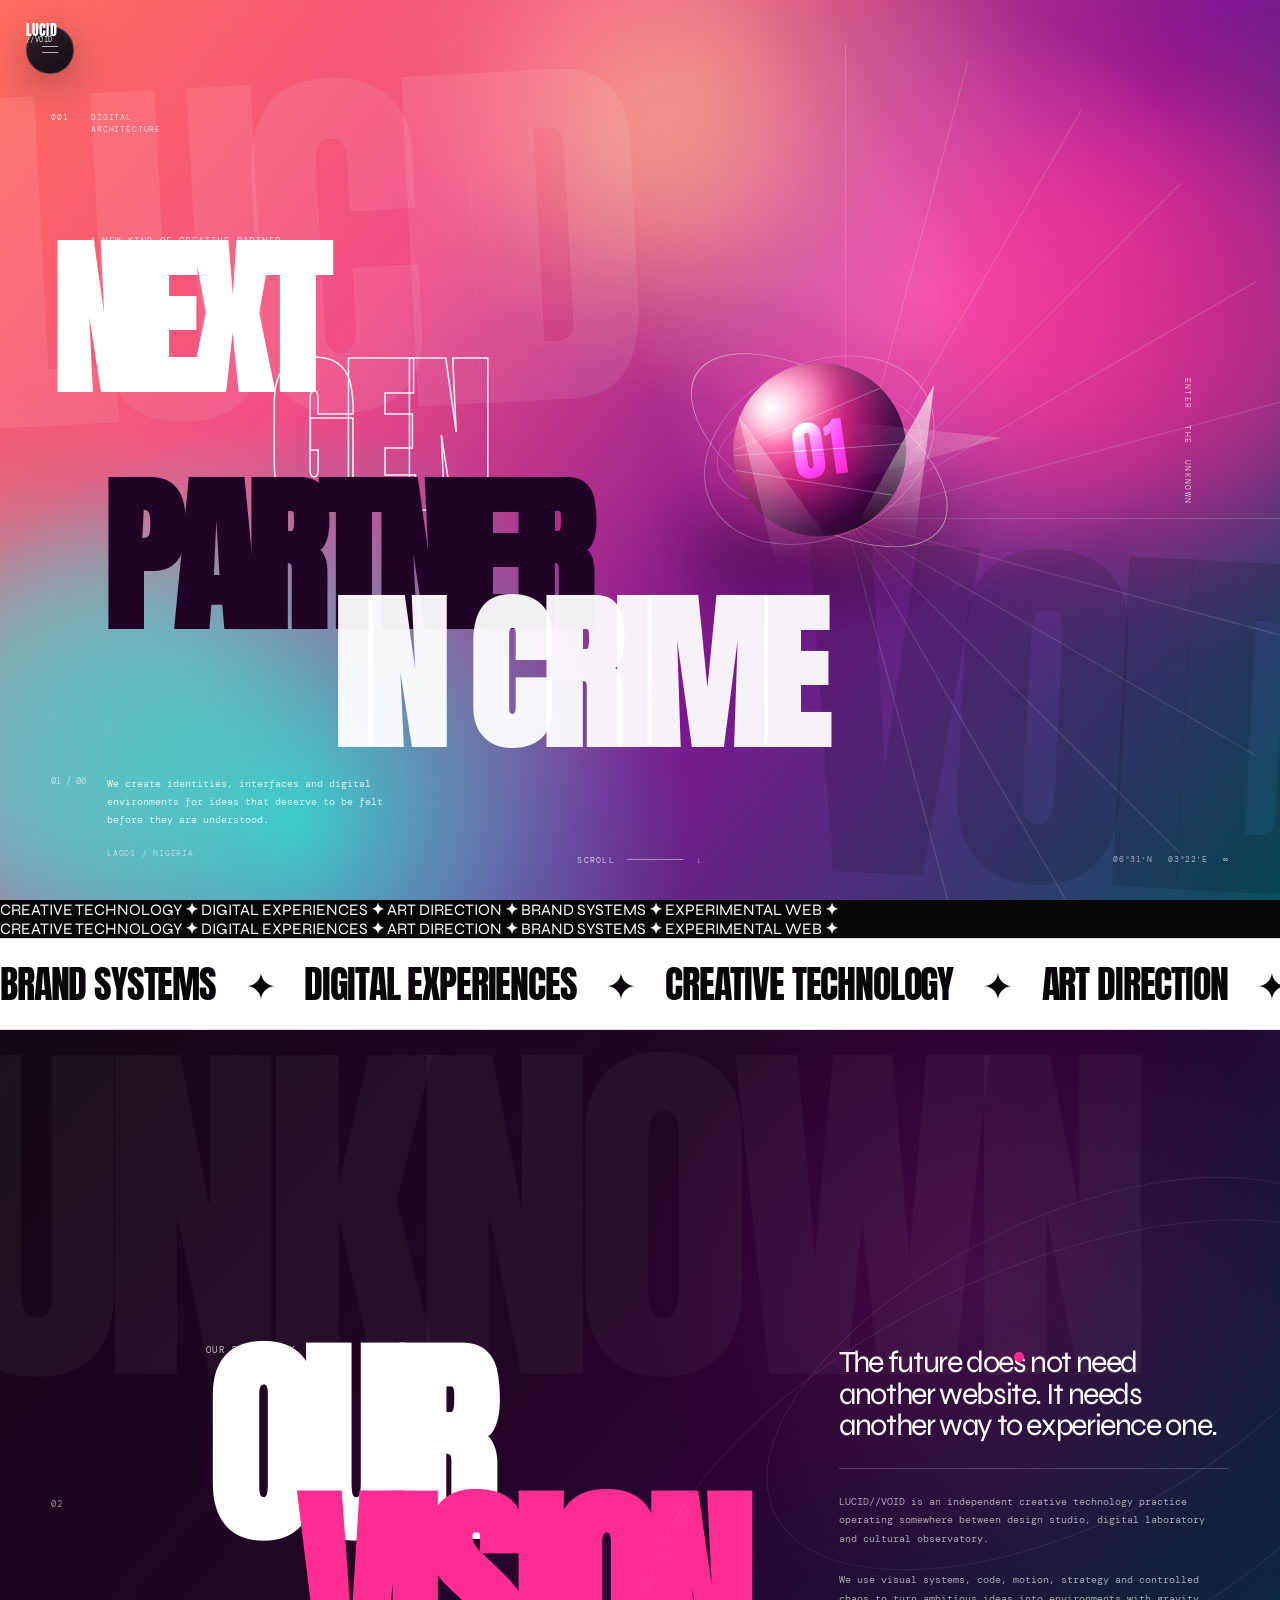
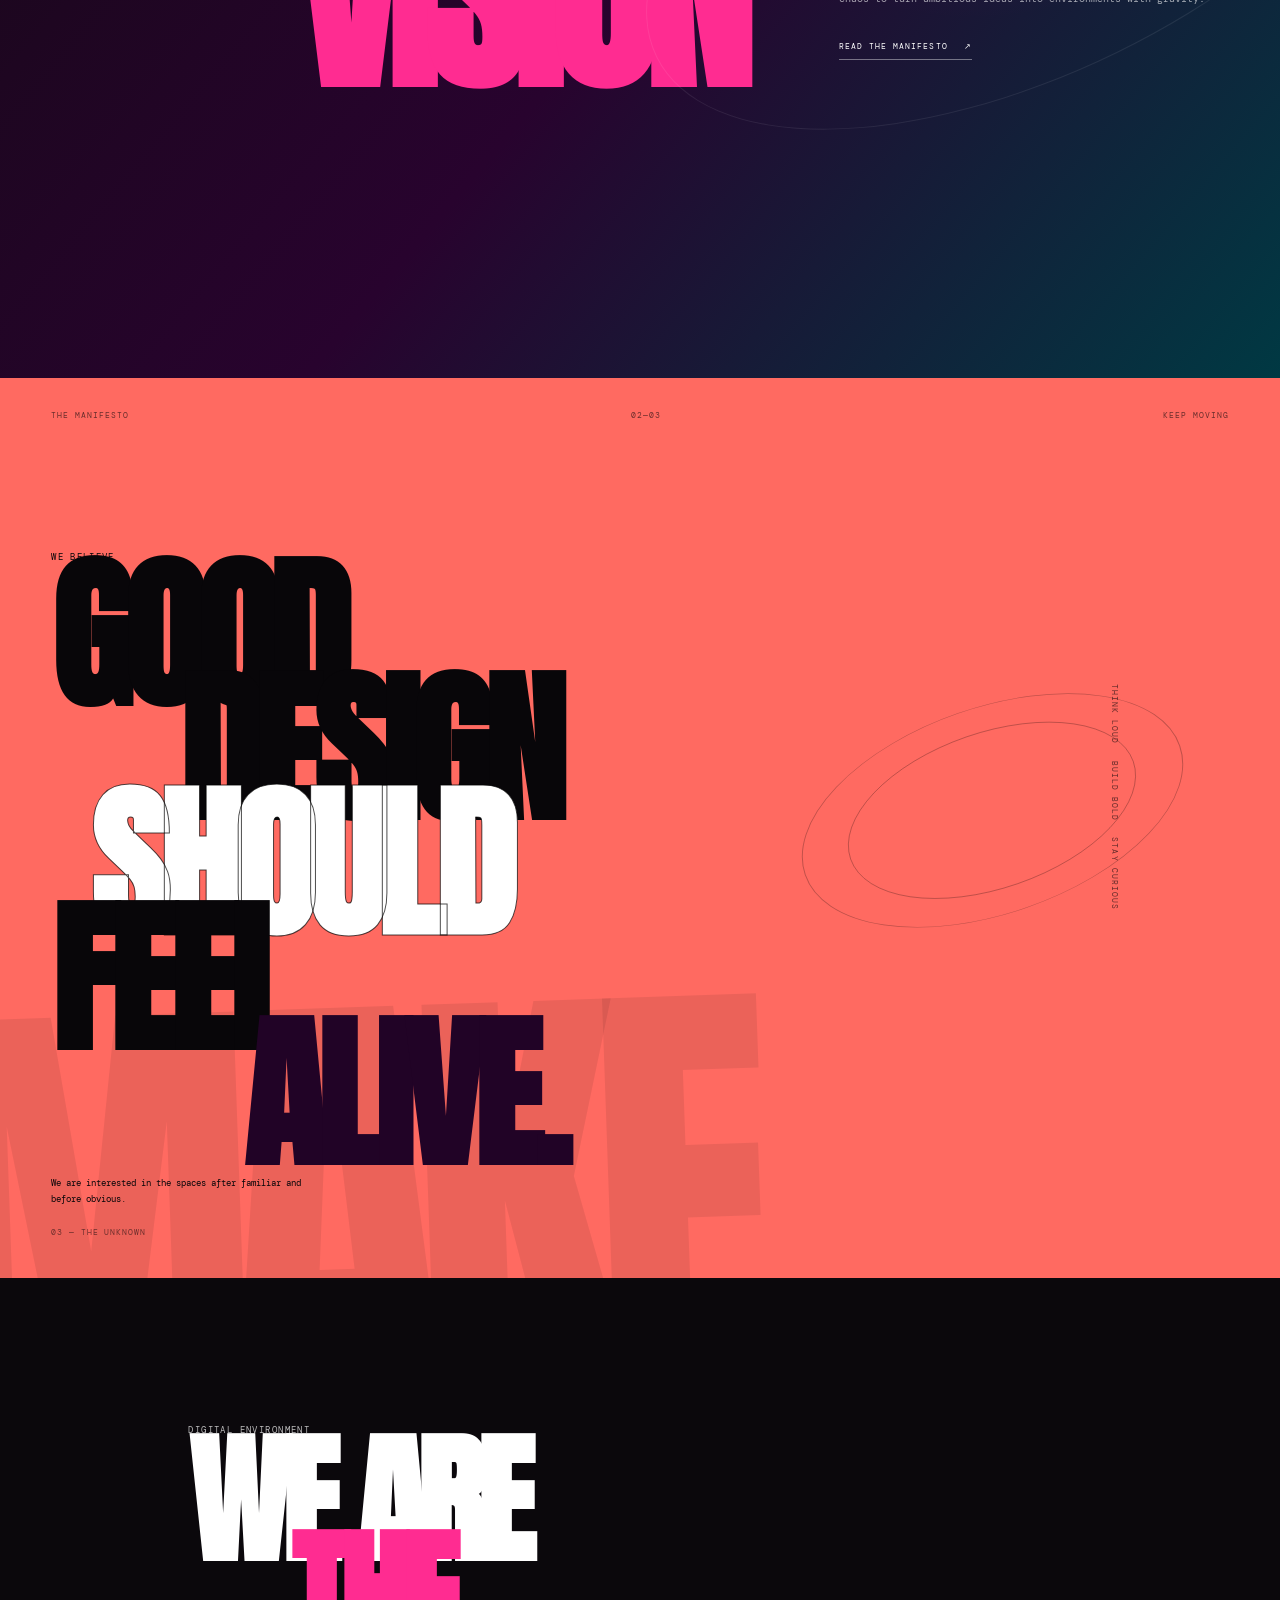
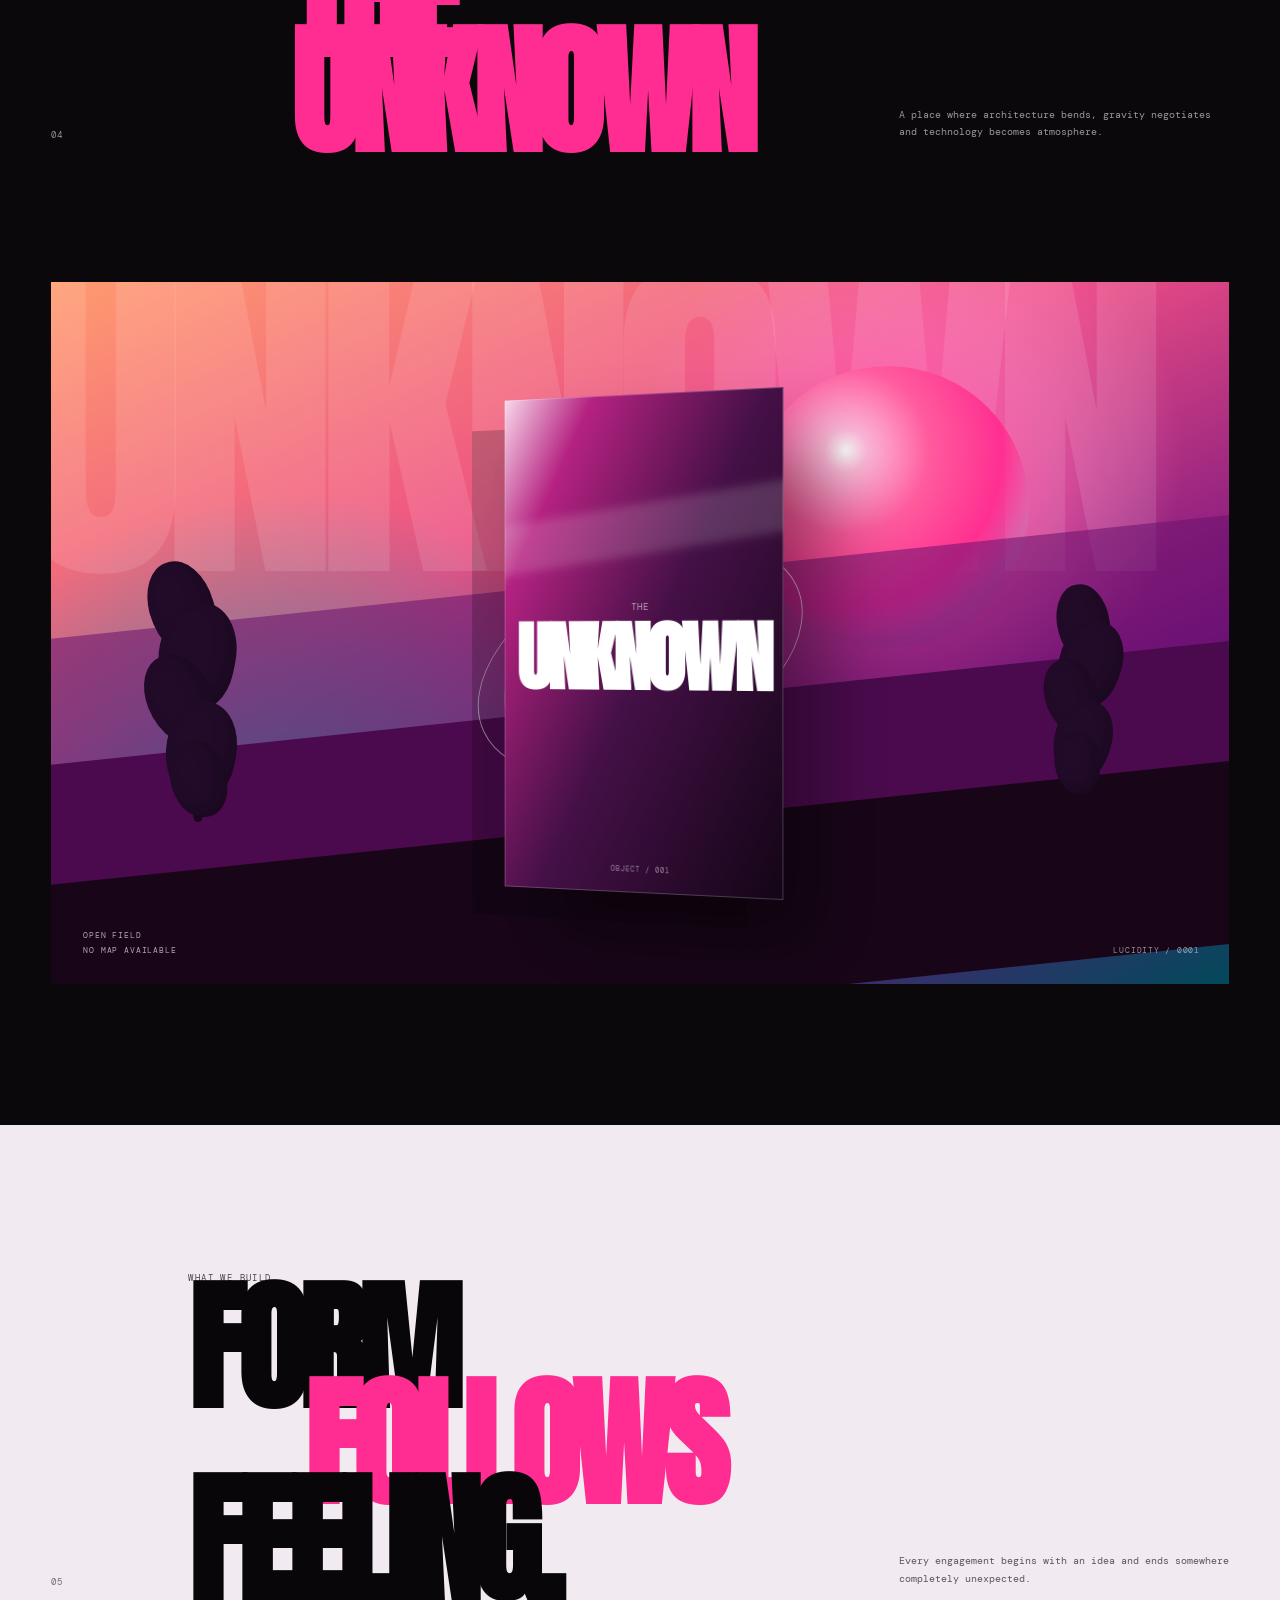
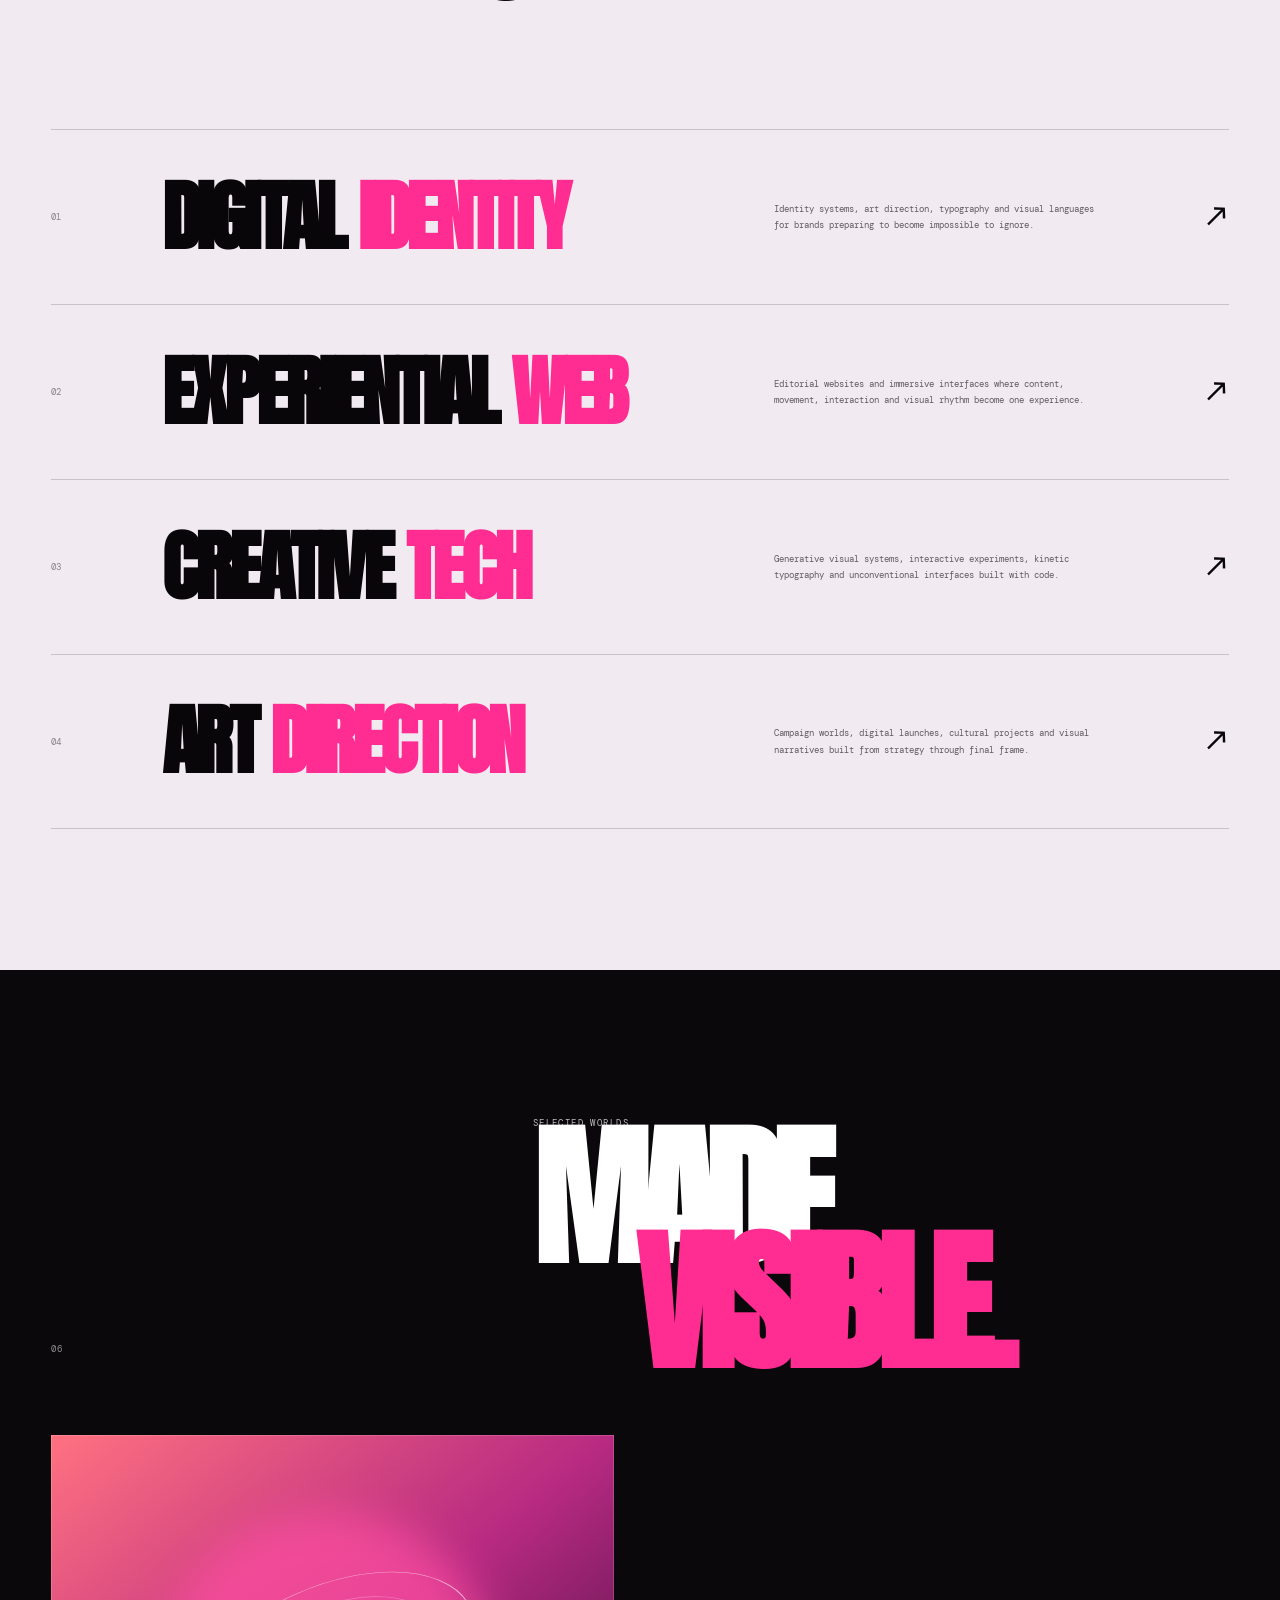
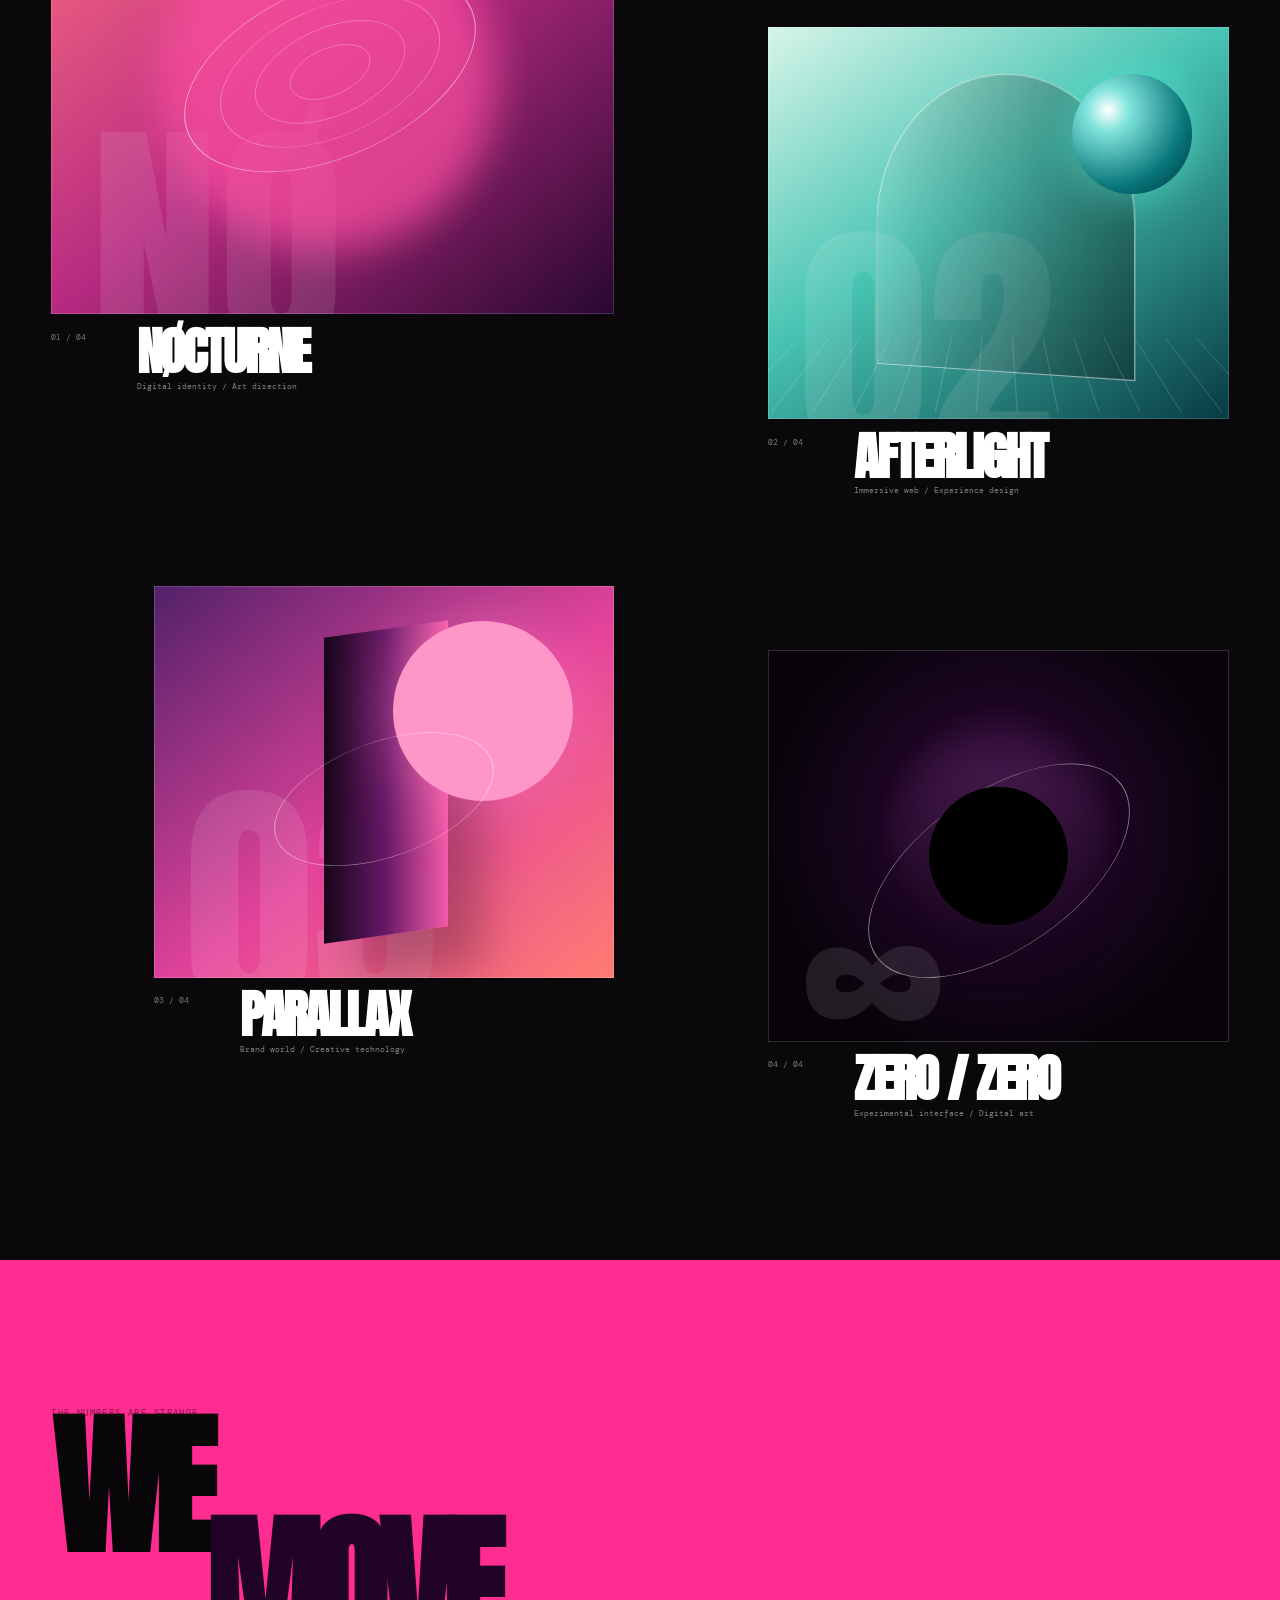
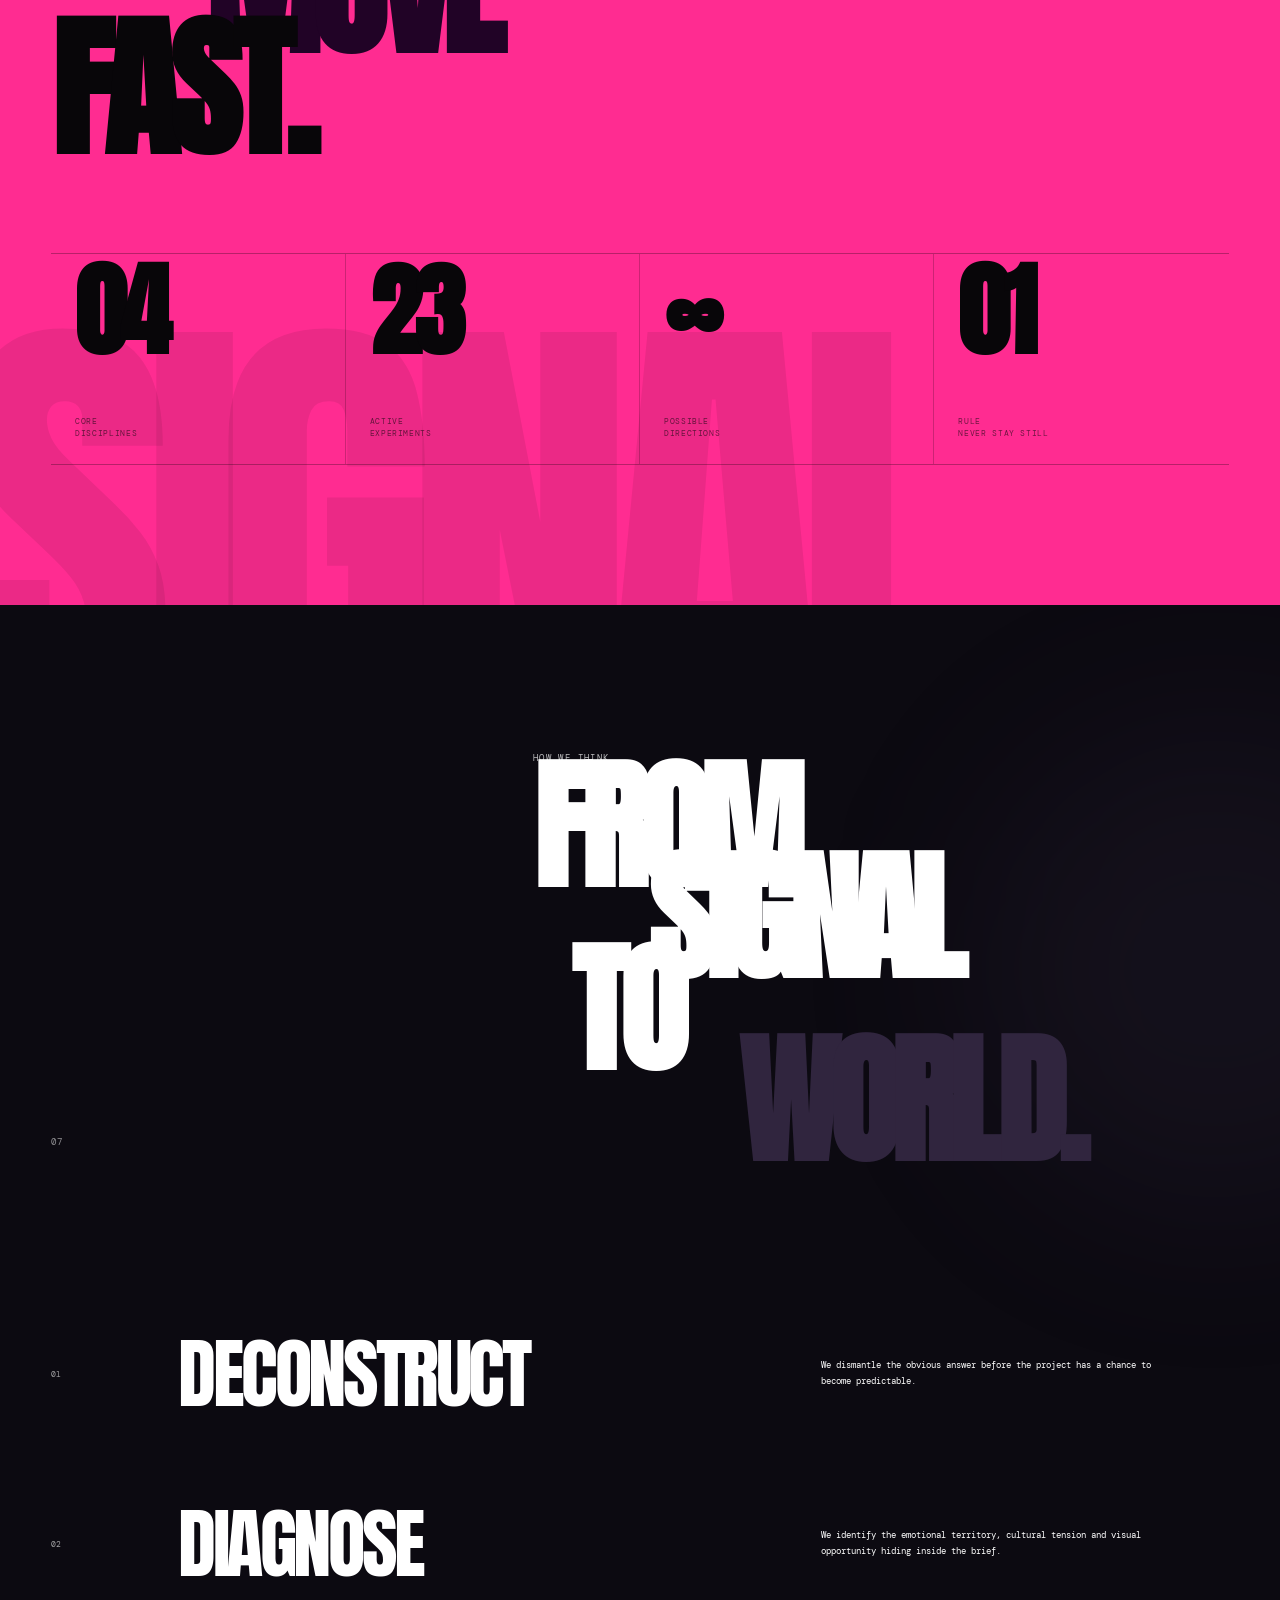
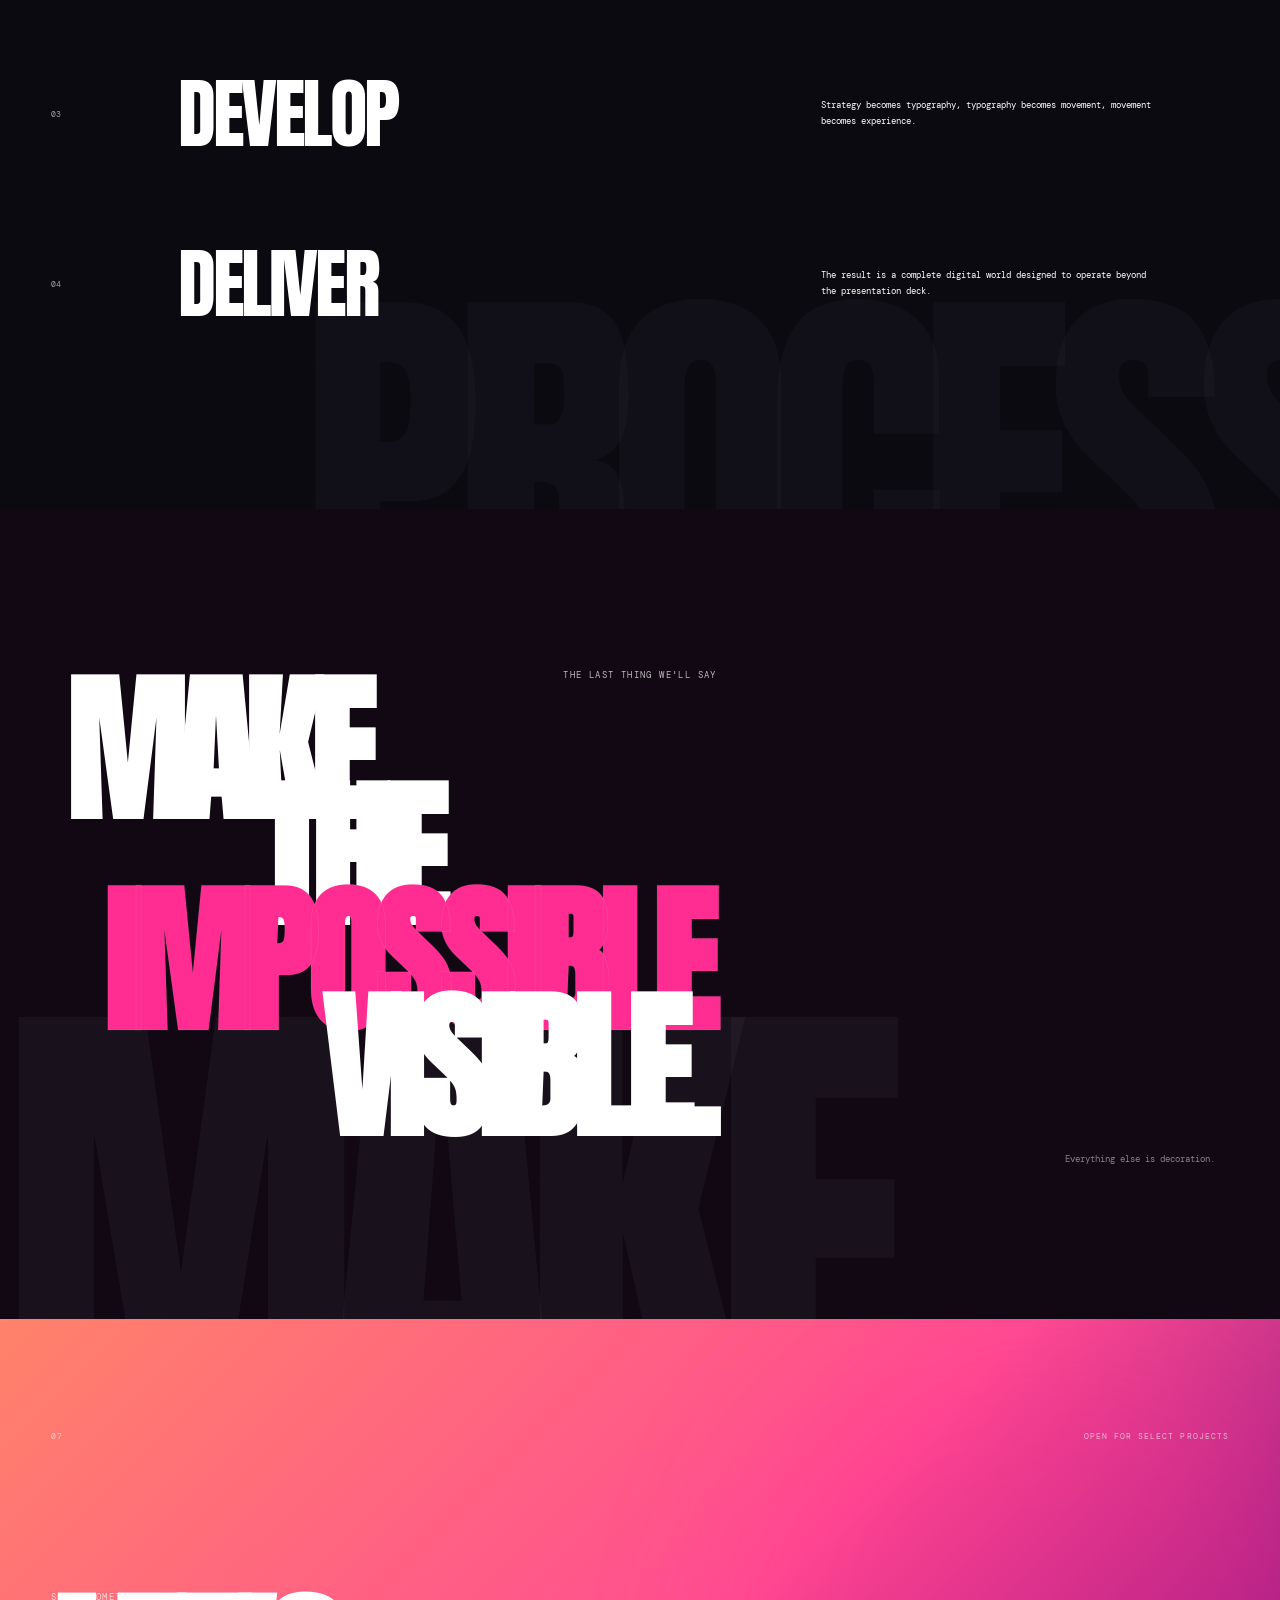
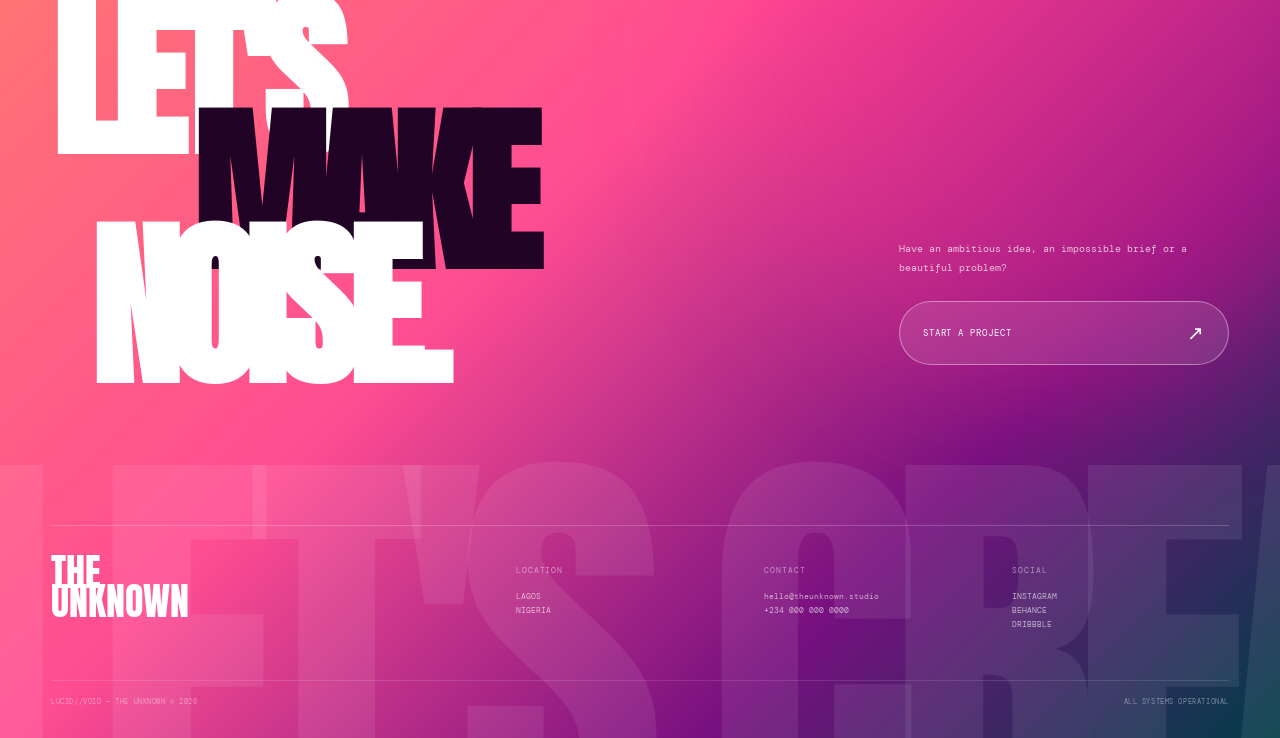
<file: index.html>
<!DOCTYPE html>
<html lang="en">

<head>

    <!-- =====================================================
         CORE DOCUMENT SETUP
    ====================================================== -->

    <meta charset="UTF-8">

    <meta name="viewport" content="width=device-width, initial-scale=1.0">

    <meta name="theme-color" content="#100515">

    <meta name="description"
        content="LUCID//VOID — an experimental creative technology studio building digital worlds, identities and experiences for brands that refuse the ordinary.">

    <title>LUCID//VOID — THE UNKNOWN</title>


    <!-- =====================================================
         GOOGLE FONTS
    ====================================================== -->

    <link rel="preconnect" href="https://fonts.googleapis.com">

    <link rel="preconnect" href="https://fonts.gstatic.com" crossorigin>

    <link
        href="https://fonts.googleapis.com/css2?family=Anton&family=DM+Mono:wght@300;400;500&family=Syne:wght@400;500;600;700;800&display=swap"
        rel="stylesheet">


    <!-- =====================================================
         EXTERNAL CSS
    ====================================================== -->

    <link rel="stylesheet" href="assets/css/lucid-void.css">

</head>


<body class="lucid-void-page">


    <!-- =====================================================
         CUSTOM CURSOR / AMBIENT UI
    ====================================================== -->

    <div class="cursor-orb" aria-hidden="true"></div>

    <div class="site-noise" aria-hidden="true"></div>


    <!-- =====================================================
         HEADER
    ====================================================== -->

    <!-- =========================================================
     LUCID//VOID NAVIGATION
========================================================= -->

    <header class="lucid-navbar">

        <!-- =====================================================
         BRAND
    ====================================================== -->

        <a href="#hero" class="lucid-navbar-brand" aria-label="LUCID VOID home">

            <span class="brand-primary">
                LUCID
            </span>

            <span class="brand-secondary">
                //VOID
            </span>

        </a>


        <!-- =====================================================
         NAVIGATION SYSTEM
    ====================================================== -->

        <div class="lucid-navigation-system">


            <!-- =================================================
             MENU TRIGGER
        ================================================== -->

            <button class="lucid-menu-trigger" type="button" aria-label="Open navigation" aria-expanded="false"
                aria-controls="lucid-menu-panel">

                <span class="menu-line"></span>

                <span class="menu-line"></span>

                <span class="menu-dot"></span>

            </button>


            <!-- =================================================
             EXPANDED NAVIGATION PANEL
        ================================================== -->

            <div class="lucid-menu-panel" id="lucid-menu-panel">


                <!-- =============================================
                 PANEL HEADING
            ============================================== -->

                <div class="lucid-menu-heading">

                    <span class="menu-heading-label">
                        NAVIGATION
                    </span>

                    <span class="menu-heading-system">
                        SYSTEM / 01
                    </span>

                </div>


                <!-- =============================================
                 NAVIGATION LINKS
            ============================================== -->

                <nav class="lucid-menu-links" aria-label="Main navigation">


                    <!-- HOME -->

                    <a href="#hero" class="lucid-menu-link active">

                        <span class="link-number">
                            01
                        </span>

                        <span class="link-title">
                            HOME
                        </span>

                        <span class="link-arrow">
                            ↗
                        </span>

                    </a>


                    <!-- VISION -->

                    <a href="#vision" class="lucid-menu-link">

                        <span class="link-number">
                            02
                        </span>

                        <span class="link-title">
                            VISION
                        </span>

                        <span class="link-arrow">
                            ↗
                        </span>

                    </a>


                    <!-- WORLD -->

                    <a href="#world" class="lucid-menu-link">

                        <span class="link-number">
                            03
                        </span>

                        <span class="link-title">
                            WORLD
                        </span>

                        <span class="link-arrow">
                            ↗
                        </span>

                    </a>


                    <!-- SERVICES -->

                    <a href="#services" class="lucid-menu-link">

                        <span class="link-number">
                            04
                        </span>

                        <span class="link-title">
                            SERVICES
                        </span>

                        <span class="link-arrow">
                            ↗
                        </span>

                    </a>


                    <!-- WORLDS -->

                    <a href="#work" class="lucid-menu-link">

                        <span class="link-number">
                            05
                        </span>

                        <span class="link-title">
                            WORLDS
                        </span>

                        <span class="link-arrow">
                            ↗
                        </span>

                    </a>


                    <!-- PROCESS -->

                    <a href="#process" class="lucid-menu-link">
                        <span class="link-number">
                            06
                        </span>

                        <span class="link-title">
                            PROCESS
                        </span>

                        <span class="link-arrow">
                            ↗
                        </span>
                    </a>
                    <!-- CONTACT -->

                    <a href="#contact" class="lucid-menu-link lucid-contact-link">

                        <span class="link-number">
                            07
                        </span>

                        <span class="link-title">
                            CONTACT
                        </span>

                        <span class="link-arrow">
                            ↗
                        </span>

                    </a>

                </nav>


                <!-- =============================================
                 PANEL FOOTER
            ============================================== -->

                <div class="lucid-menu-footer">

                    <div class="menu-footer-block">

                        <span>
                            LOCATION
                        </span>

                        <strong>
                            LAGOS / NG
                        </strong>

                    </div>


                    <div class="menu-footer-block">

                        <span>
                            STATUS
                        </span>

                        <strong class="status-online">
                            ONLINE
                        </strong>

                    </div>

                </div>


                <!-- =============================================
                 GHOST BRANDING
            ============================================== -->

                <div class="menu-ghost" aria-hidden="true">
                    L//V
                </div>

            </div>

        </div>


        <!-- =====================================================
         BACKDROP
    ====================================================== -->

        <div class="lucid-menu-backdrop" aria-hidden="true"></div>

    </header>


    <main>


        <!-- =================================================
             HERO
        ================================================== -->

        <section class="hero" id="hero">

            <!-- BACKGROUND ATMOSPHERE -->

            <div class="hero-gradient"></div>

            <div class="hero-glow hero-glow--one" aria-hidden="true"></div>

            <div class="hero-glow hero-glow--two" aria-hidden="true"></div>

            <div class="hero-glow hero-glow--three" aria-hidden="true"></div>


            <!-- SUNBURST -->

            <div class="hero-sunburst" aria-hidden="true">

                <i></i>
                <i></i>
                <i></i>
                <i></i>
                <i></i>
                <i></i>
                <i></i>
                <i></i>
                <i></i>
                <i></i>
                <i></i>
                <i></i>

            </div>


            <!-- MASSIVE BACKGROUND TYPE -->

            <div class="hero-bg-word hero-bg-word--top" aria-hidden="true">
                LUCID
            </div>


            <div class="hero-bg-word hero-bg-word--bottom" aria-hidden="true">
                VOID
            </div>


            <!-- HERO GRID -->

            <div class="hero-grid">


                <!-- TOP LEFT META -->

                <div class="hero-meta hero-meta--top">

                    <span>001</span>

                    <span>
                        DIGITAL<br>
                        ARCHITECTURE
                    </span>

                </div>


                <!-- MAIN TITLE -->

                <div class="hero-title-wrap">

                    <p class="hero-kicker">
                        A NEW KIND OF CREATIVE PARTNER
                    </p>


                    <h1 class="hero-title">

                        <span class="hero-title-line hero-title-line--one">
                            NEXT
                        </span>

                        <span class="hero-title-line hero-title-line--two">
                            GEN
                        </span>

                        <span class="hero-title-line hero-title-line--three">
                            PARTNER
                        </span>

                        <span class="hero-title-line hero-title-line--four">
                            <em>IN CRIME</em>
                        </span>

                    </h1>

                </div>


                <!-- CENTRAL ART OBJECT -->

                <div class="hero-art">

                    <div class="art-shadow"></div>

                    <div class="art-orbit art-orbit--one"></div>

                    <div class="art-orbit art-orbit--two"></div>

                    <div class="art-orbit art-orbit--three"></div>


                    <div class="art-sphere">

                        <div class="sphere-highlight"></div>

                        <div class="sphere-grid sphere-grid--one"></div>

                        <div class="sphere-grid sphere-grid--two"></div>

                        <div class="sphere-grid sphere-grid--three"></div>

                        <span class="sphere-mark">
                            01
                        </span>

                    </div>


                    <div class="art-spike art-spike--one"></div>

                    <div class="art-spike art-spike--two"></div>

                    <div class="art-spike art-spike--three"></div>

                </div>


                <!-- VERTICAL LABEL -->

                <div class="hero-vertical">

                    <span>ENTER</span>
                    <span>THE</span>
                    <span>UNKNOWN</span>

                </div>


                <!-- BOTTOM EDITORIAL -->

                <div class="hero-editorial">

                    <div class="hero-editorial-index">
                        01 / 06
                    </div>

                    <div class="hero-editorial-copy">

                        <p>
                            We create identities, interfaces and
                            digital environments for ideas that
                            deserve to be felt before they are
                            understood.
                        </p>

                        <span>
                            LAGOS / NIGERIA
                        </span>

                    </div>

                </div>


                <!-- SCROLL UI -->

                <a href="#vision" class="hero-scroll">

                    <span>SCROLL</span>

                    <span class="hero-scroll-line"></span>

                    <span>↓</span>

                </a>


                <!-- COORDINATES -->

                <div class="hero-coordinates">

                    <span>06°31′N</span>
                    <span>03°22′E</span>
                    <span>∞</span>

                </div>

            </div>

        </section>

        <!-- =========================================================
     LUCID//VOID MARQUEE — HERO TRANSITION
========================================================== -->

        <section class="lucid-marquee lucid-marquee--light" aria-label="LUCID VOID disciplines">

            <div class="lucid-marquee-track">

                <div class="lucid-marquee-content">

                    <span>CREATIVE TECHNOLOGY</span>
                    <b>✦</b>

                    <span>DIGITAL EXPERIENCES</span>
                    <b>✦</b>

                    <span>ART DIRECTION</span>
                    <b>✦</b>

                    <span>BRAND SYSTEMS</span>
                    <b>✦</b>

                    <span>EXPERIMENTAL WEB</span>
                    <b>✦</b>

                </div>


                <div class="lucid-marquee-content" aria-hidden="true">

                    <span>CREATIVE TECHNOLOGY</span>
                    <b>✦</b>

                    <span>DIGITAL EXPERIENCES</span>
                    <b>✦</b>

                    <span>ART DIRECTION</span>
                    <b>✦</b>

                    <span>BRAND SYSTEMS</span>
                    <b>✦</b>

                    <span>EXPERIMENTAL WEB</span>
                    <b>✦</b>

                </div>

            </div>

        </section>
        <!-- =================================================
             TICKER
        ================================================== -->

        <section class="ticker" aria-label="Studio disciplines">

            <div class="ticker-track">

                <span>BRAND SYSTEMS</span>
                <span>✦</span>
                <span>DIGITAL EXPERIENCES</span>
                <span>✦</span>
                <span>CREATIVE TECHNOLOGY</span>
                <span>✦</span>
                <span>ART DIRECTION</span>
                <span>✦</span>

                <span>BRAND SYSTEMS</span>
                <span>✦</span>
                <span>DIGITAL EXPERIENCES</span>
                <span>✦</span>
                <span>CREATIVE TECHNOLOGY</span>
                <span>✦</span>
                <span>ART DIRECTION</span>
                <span>✦</span>

            </div>

        </section>


        <!-- =================================================
             VISION
        ================================================== -->

        <section class="vision" id="vision">

            <div class="vision-bg-text">
                UNKNOWN
            </div>


            <div class="vision-layout">


                <!-- SECTION INDEX -->

                <div class="section-index">
                    02
                </div>


                <!-- HEADING -->

                <div class="vision-heading">

                    <span class="section-eyebrow">
                        OUR PHILOSOPHY
                    </span>

                    <h2>

                        <span>OUR</span>

                        <em>VISION</em>

                    </h2>

                </div>


                <!-- COPY -->

                <div class="vision-copy">

                    <p class="vision-lead">
                        The future does not need another
                        website. It needs another way to
                        experience one.
                    </p>


                    <div class="vision-rule"></div>


                    <p>
                        LUCID//VOID is an independent creative
                        technology practice operating somewhere
                        between design studio, digital laboratory
                        and cultural observatory.
                    </p>

                    <p>
                        We use visual systems, code, motion,
                        strategy and controlled chaos to turn
                        ambitious ideas into environments with
                        gravity.
                    </p>


                    <a href="#manifesto" class="editorial-link">
                        <span>READ THE MANIFESTO</span>
                        <span>↗</span>
                    </a>

                </div>

            </div>


            <!-- ORBITAL DECORATION -->

            <div class="vision-orbit vision-orbit--one" aria-hidden="true"></div>

            <div class="vision-orbit vision-orbit--two" aria-hidden="true"></div>


            <div class="vision-point" aria-hidden="true"></div>

        </section>


        <!-- =================================================
             MANIFESTO
        ================================================== -->

        <section class="manifesto" id="manifesto">

            <div class="manifesto-topline">

                <span>THE MANIFESTO</span>

                <span>02—03</span>

                <span>KEEP MOVING</span>

            </div>


            <div class="manifesto-stage">

                <div class="manifesto-bg-word" aria-hidden="true">
                    MAKE
                </div>


                <div class="manifesto-copy">

                    <p class="manifesto-small">
                        WE BELIEVE
                    </p>


                    <h2>

                        <span>GOOD</span>

                        <span>DESIGN</span>

                        <em>
                            SHOULD
                        </em>

                        <span>
                            FEEL
                        </span>

                        <strong>
                            ALIVE.
                        </strong>

                    </h2>

                </div>


                <div class="manifesto-side">

                    <span>THINK LOUD</span>
                    <span>BUILD BOLD</span>
                    <span>STAY CURIOUS</span>

                </div>


                <div class="manifesto-shape">

                    <div class="manifesto-shape-inner"></div>

                </div>


                <div class="manifesto-bottom-copy">

                    <p>
                        We are interested in the spaces
                        after familiar and before obvious.
                    </p>

                    <span>
                        03 — THE UNKNOWN
                    </span>

                </div>

            </div>

        </section>


        <!-- =================================================
             FEATURE LANDSCAPE
        ================================================== -->

        <section class="feature-world" id="world">

            <div class="feature-header">

                <div class="section-index">
                    04
                </div>

                <div>

                    <span class="section-eyebrow">
                        DIGITAL ENVIRONMENT
                    </span>

                    <h2>
                        WE ARE
                        <em>THE UNKNOWN</em>
                    </h2>

                </div>

                <div class="feature-header-copy">

                    <p>
                        A place where architecture bends,
                        gravity negotiates and technology
                        becomes atmosphere.
                    </p>

                </div>

            </div>


            <div class="dreamscape">


                <!-- SKY -->

                <div class="dream-sky"></div>


                <!-- GIANT TYPE -->

                <div class="dream-type">
                    UNKNOWN
                </div>


                <!-- SUN -->

                <div class="dream-sun"></div>


                <!-- DISTANT PLANES -->

                <div class="landscape-plane landscape-plane--far"></div>

                <div class="landscape-plane landscape-plane--mid"></div>

                <div class="landscape-plane landscape-plane--near"></div>


                <!-- ABSTRACT TREES -->

                <div class="dream-tree dream-tree--left">

                    <span></span>
                    <span></span>
                    <span></span>
                    <span></span>
                    <span></span>

                </div>


                <div class="dream-tree dream-tree--right">

                    <span></span>
                    <span></span>
                    <span></span>
                    <span></span>
                    <span></span>

                </div>


                <!-- CENTRAL MONOLITH -->

                <div class="dream-monolith">

                    <span>THE</span>

                    <strong>
                        UNKNOWN
                    </strong>

                    <small>
                        OBJECT / 001
                    </small>

                </div>


                <!-- FLOATING RING -->

                <div class="dream-ring">

                    <span></span>

                </div>


                <!-- LANDSCAPE MARKER -->

                <div class="landscape-marker">

                    <span>OPEN FIELD</span>

                    <span>NO MAP AVAILABLE</span>

                </div>


                <!-- EDGE LABEL -->

                <div class="landscape-edge-label">
                    LUCIDITY / 0001
                </div>

            </div>

        </section>


        <!-- =================================================
             SERVICES
        ================================================== -->

        <section class="services" id="services">

            <div class="services-intro">

                <div class="section-index">
                    05
                </div>


                <div>

                    <span class="section-eyebrow">
                        WHAT WE BUILD
                    </span>

                    <h2>
                        <span>FORM</span>
                        <em>FOLLOWS</em>
                        <span>FEELING.</span>
                    </h2>

                </div>


                <p>
                    Every engagement begins with an idea
                    and ends somewhere completely unexpected.
                </p>

            </div>


            <div class="service-list">


                <article class="service-row">

                    <span class="service-number">01</span>

                    <h3>
                        DIGITAL
                        <em>IDENTITY</em>
                    </h3>

                    <p>
                        Identity systems, art direction,
                        typography and visual languages for
                        brands preparing to become impossible
                        to ignore.
                    </p>

                    <span class="service-arrow">
                        ↗
                    </span>

                </article>


                <article class="service-row">

                    <span class="service-number">02</span>

                    <h3>
                        EXPERIENTIAL
                        <em>WEB</em>
                    </h3>

                    <p>
                        Editorial websites and immersive
                        interfaces where content, movement,
                        interaction and visual rhythm become
                        one experience.
                    </p>

                    <span class="service-arrow">
                        ↗
                    </span>

                </article>


                <article class="service-row">

                    <span class="service-number">03</span>

                    <h3>
                        CREATIVE
                        <em>TECH</em>
                    </h3>

                    <p>
                        Generative visual systems, interactive
                        experiments, kinetic typography and
                        unconventional interfaces built with
                        code.
                    </p>

                    <span class="service-arrow">
                        ↗
                    </span>

                </article>


                <article class="service-row">

                    <span class="service-number">04</span>

                    <h3>
                        ART
                        <em>DIRECTION</em>
                    </h3>

                    <p>
                        Campaign worlds, digital launches,
                        cultural projects and visual narratives
                        built from strategy through final frame.
                    </p>

                    <span class="service-arrow">
                        ↗
                    </span>

                </article>

            </div>

        </section>


        <!-- =================================================
             SELECTED WORK
        ================================================== -->

        <section class="work" id="work">

            <div class="work-heading">

                <div class="section-index">
                    06
                </div>

                <div>

                    <span class="section-eyebrow">
                        SELECTED WORLDS
                    </span>

                    <h2>
                        MADE
                        <em>VISIBLE.</em>
                    </h2>

                </div>

            </div>


            <div class="work-grid">


                <!-- PROJECT ONE -->

                <article class="project project--one">

                    <div class="project-visual project-visual--one">

                        <div class="project-glow"></div>

                        <div class="project-geometry">

                            <span></span>
                            <span></span>
                            <span></span>

                        </div>

                        <div class="project-big-text">
                            NØ
                        </div>

                    </div>


                    <div class="project-info">

                        <span>01 / 04</span>

                        <h3>
                            NØCTURNE
                        </h3>

                        <p>
                            Digital identity / Art direction
                        </p>

                    </div>

                </article>


                <!-- PROJECT TWO -->

                <article class="project project--two">

                    <div class="project-visual project-visual--two">

                        <div class="project-portal"></div>

                        <div class="project-grid-plane"></div>

                        <div class="project-orb"></div>

                        <div class="project-big-text">
                            02
                        </div>

                    </div>


                    <div class="project-info">

                        <span>02 / 04</span>

                        <h3>
                            AFTERLIGHT
                        </h3>

                        <p>
                            Immersive web / Experience design
                        </p>

                    </div>

                </article>


                <!-- PROJECT THREE -->

                <article class="project project--three">

                    <div class="project-visual project-visual--three">

                        <div class="project-column"></div>

                        <div class="project-pink-sun"></div>

                        <div class="project-circle"></div>

                        <div class="project-big-text">
                            03
                        </div>

                    </div>


                    <div class="project-info">

                        <span>03 / 04</span>

                        <h3>
                            PARALLAX
                        </h3>

                        <p>
                            Brand world / Creative technology
                        </p>

                    </div>

                </article>


                <!-- PROJECT FOUR -->

                <article class="project project--four">

                    <div class="project-visual project-visual--four">

                        <div class="project-void-ring"></div>

                        <div class="project-void-core"></div>

                        <div class="project-big-text">
                            ∞
                        </div>

                    </div>


                    <div class="project-info">

                        <span>04 / 04</span>

                        <h3>
                            ZERO / ZERO
                        </h3>

                        <p>
                            Experimental interface / Digital art
                        </p>

                    </div>

                </article>

            </div>

        </section>


        <!-- =================================================
             NUMBERS / SIGNAL
        ================================================== -->

        <section class="signal">

            <div class="signal-background">
                SIGNAL
            </div>


            <div class="signal-heading">

                <span class="section-eyebrow">
                    THE NUMBERS ARE STRANGE
                </span>

                <h2>
                    <span>WE</span>
                    <em>MOVE</em>
                    <span>FAST.</span>
                </h2>

            </div>


            <div class="signal-grid">


                <div class="signal-cell">

                    <strong>04</strong>

                    <span>
                        CORE<br>
                        DISCIPLINES
                    </span>

                </div>


                <div class="signal-cell">

                    <strong>23</strong>

                    <span>
                        ACTIVE<br>
                        EXPERIMENTS
                    </span>

                </div>


                <div class="signal-cell">

                    <strong>∞</strong>

                    <span>
                        POSSIBLE<br>
                        DIRECTIONS
                    </span>

                </div>


                <div class="signal-cell">

                    <strong>01</strong>

                    <span>
                        RULE<br>
                        NEVER STAY STILL
                    </span>

                </div>

            </div>

        </section>

        <section class="process" id="process">

            <div class="process-heading">

                <div class="section-index">
                    07
                </div>

                <div>

                    <span class="section-eyebrow">
                        HOW WE THINK
                    </span>

                    <h2>

                        <span>
                            FROM
                        </span>

                        <em>
                            SIGNAL
                        </em>

                        <span>
                            TO
                        </span>

                        <strong>
                            WORLD.
                        </strong>

                    </h2>

                </div>

            </div>


            <div class="process-list">

                <article class="process-item">

                    <div class="process-number">
                        01
                    </div>

                    <div class="process-name">
                        DECONSTRUCT
                    </div>

                    <p>
                        We dismantle the obvious answer
                        before the project has a chance
                        to become predictable.
                    </p>

                </article>


                <article class="process-item">

                    <div class="process-number">
                        02
                    </div>

                    <div class="process-name">
                        DIAGNOSE
                    </div>

                    <p>
                        We identify the emotional territory,
                        cultural tension and visual opportunity
                        hiding inside the brief.
                    </p>

                </article>


                <article class="process-item">

                    <div class="process-number">
                        03
                    </div>

                    <div class="process-name">
                        DEVELOP
                    </div>

                    <p>
                        Strategy becomes typography,
                        typography becomes movement,
                        movement becomes experience.
                    </p>

                </article>


                <article class="process-item">

                    <div class="process-number">
                        04
                    </div>

                    <div class="process-name">
                        DELIVER
                    </div>

                    <p>
                        The result is a complete digital
                        world designed to operate beyond
                        the presentation deck.
                    </p>

                </article>

            </div>

        </section>
        <!-- =================================================
             FINAL STATEMENT
        ================================================== -->

        <section class="final-statement">

            <div class="final-statement-bg" aria-hidden="true">
                MAKE
            </div>


            <div class="final-statement-inner">

                <span class="section-eyebrow">
                    THE LAST THING WE'LL SAY
                </span>


                <h2>

                    <span>
                        MAKE
                    </span>

                    <span>
                        THE
                    </span>

                    <em>
                        IMPOSSIBLE
                    </em>

                    <span>
                        VISIBLE.
                    </span>

                </h2>


                <p>
                    Everything else is decoration.
                </p>

            </div>

        </section>


        <!-- =================================================
             CONTACT
        ================================================== -->

        <section class="contact" id="contact">

            <div class="contact-bg">
                LET'S CREATE
            </div>


            <div class="contact-topline">

                <span>07</span>

                <span>
                    OPEN FOR SELECT PROJECTS
                </span>

            </div>


            <div class="contact-main">

                <div class="contact-copy">

                    <span class="section-eyebrow">
                        START SOMETHING
                    </span>

                    <h2>

                        <span>
                            LET'S
                        </span>

                        <span>
                            MAKE
                        </span>

                        <em>
                            NOISE.
                        </em>

                    </h2>

                </div>


                <div class="contact-action">

                    <p>
                        Have an ambitious idea, an impossible
                        brief or a beautiful problem?
                    </p>


                    <a href="mailto:hello@theunknown.studio" class="contact-button">

                        <span>
                            START A PROJECT
                        </span>

                        <span>
                            ↗
                        </span>

                    </a>

                </div>

            </div>


            <!-- CONTACT FOOTER -->

            <footer class="footer">

                <div class="footer-brand">

                    <span>THE</span>
                    <span>UNKNOWN</span>

                </div>


                <div class="footer-column">

                    <span>LOCATION</span>

                    <p>
                        LAGOS<br>
                        NIGERIA
                    </p>

                </div>


                <div class="footer-column">

                    <span>CONTACT</span>

                    <p>
                        hello@theunknown.studio<br>
                        +234 000 000 0000
                    </p>

                </div>


                <div class="footer-column">

                    <span>SOCIAL</span>

                    <p>
                        INSTAGRAM<br>
                        BEHANCE<br>
                        DRIBBBLE
                    </p>

                </div>

            </footer>


            <div class="footer-bottom">

                <span>
                    LUCID//VOID — THE UNKNOWN © 2026
                </span>

                <span>
                    ALL SYSTEMS OPERATIONAL
                </span>

            </div>

        </section>

    </main>

</body>
<script>

    /* =====================================================
       LUCID//VOID NAVIGATION
    ====================================================== */

    const lucidNavbar =
        document.querySelector(".lucid-navbar");

    const lucidMenuTrigger =
        document.querySelector(".lucid-menu-trigger");

    const lucidMenuPanel =
        document.querySelector(".lucid-menu-panel");

    const lucidMenuBackdrop =
        document.querySelector(".lucid-menu-backdrop");

    const lucidMenuLinks =
        document.querySelectorAll(".lucid-menu-link");


    /* =====================================================
       OPEN / CLOSE
    ====================================================== */

    function openLucidMenu() {

        lucidNavbar.classList.add("is-open");

        lucidMenuTrigger.setAttribute(
            "aria-expanded",
            "true"
        );

        lucidMenuTrigger.setAttribute(
            "aria-label",
            "Close navigation"
        );

    }


    function closeLucidMenu() {

        lucidNavbar.classList.remove("is-open");

        lucidMenuTrigger.setAttribute(
            "aria-expanded",
            "false"
        );

        lucidMenuTrigger.setAttribute(
            "aria-label",
            "Open navigation"
        );

    }


    function toggleLucidMenu() {

        const isOpen =
            lucidNavbar.classList.contains("is-open");


        if (isOpen) {

            closeLucidMenu();

        } else {

            openLucidMenu();

        }

    }


    /* =====================================================
       MENU BUTTON
    ====================================================== */

    lucidMenuTrigger.addEventListener(
        "click",
        toggleLucidMenu
    );


    /* =====================================================
       CLOSE AFTER NAVIGATION
    ====================================================== */

    lucidMenuLinks.forEach((link) => {

        link.addEventListener(
            "click",
            () => {

                closeLucidMenu();

            }
        );

    });


    /* =====================================================
       BACKDROP
    ====================================================== */

    lucidMenuBackdrop.addEventListener(
        "click",
        closeLucidMenu
    );


    /* =====================================================
       ESC KEY
    ====================================================== */

    document.addEventListener(
        "keydown",
        (event) => {

            if (
                event.key === "Escape" &&
                lucidNavbar.classList.contains("is-open")
            ) {

                closeLucidMenu();

            }

        }
    );


    /* =====================================================
       ACTIVE SECTION
    ====================================================== */

    const lucidSectionIds = [
        "hero",
        "vision",
        "world",
        "services",
        "work",
        "process",
        "contact"
    ];


    const lucidSections =
        lucidSectionIds
            .map(
                (id) =>
                    document.getElementById(id)
            )
            .filter(Boolean);


    const lucidObserver =
        new IntersectionObserver(
            (entries) => {

                entries.forEach(
                    (entry) => {

                        if (
                            !entry.isIntersecting
                        ) {
                            return;
                        }


                        const currentSection =
                            entry.target.id;


                        lucidMenuLinks.forEach(
                            (link) => {

                                const href =
                                    link.getAttribute(
                                        "href"
                                    );


                                link.classList.toggle(
                                    "active",
                                    href ===
                                    `#${currentSection}`
                                );

                            }
                        );

                    }
                );

            },
            {
                threshold: .45
            }
        );


    lucidSections.forEach(
        (section) => {

            lucidObserver.observe(
                section
            );

        }
    );

</script>

</html>
</file>
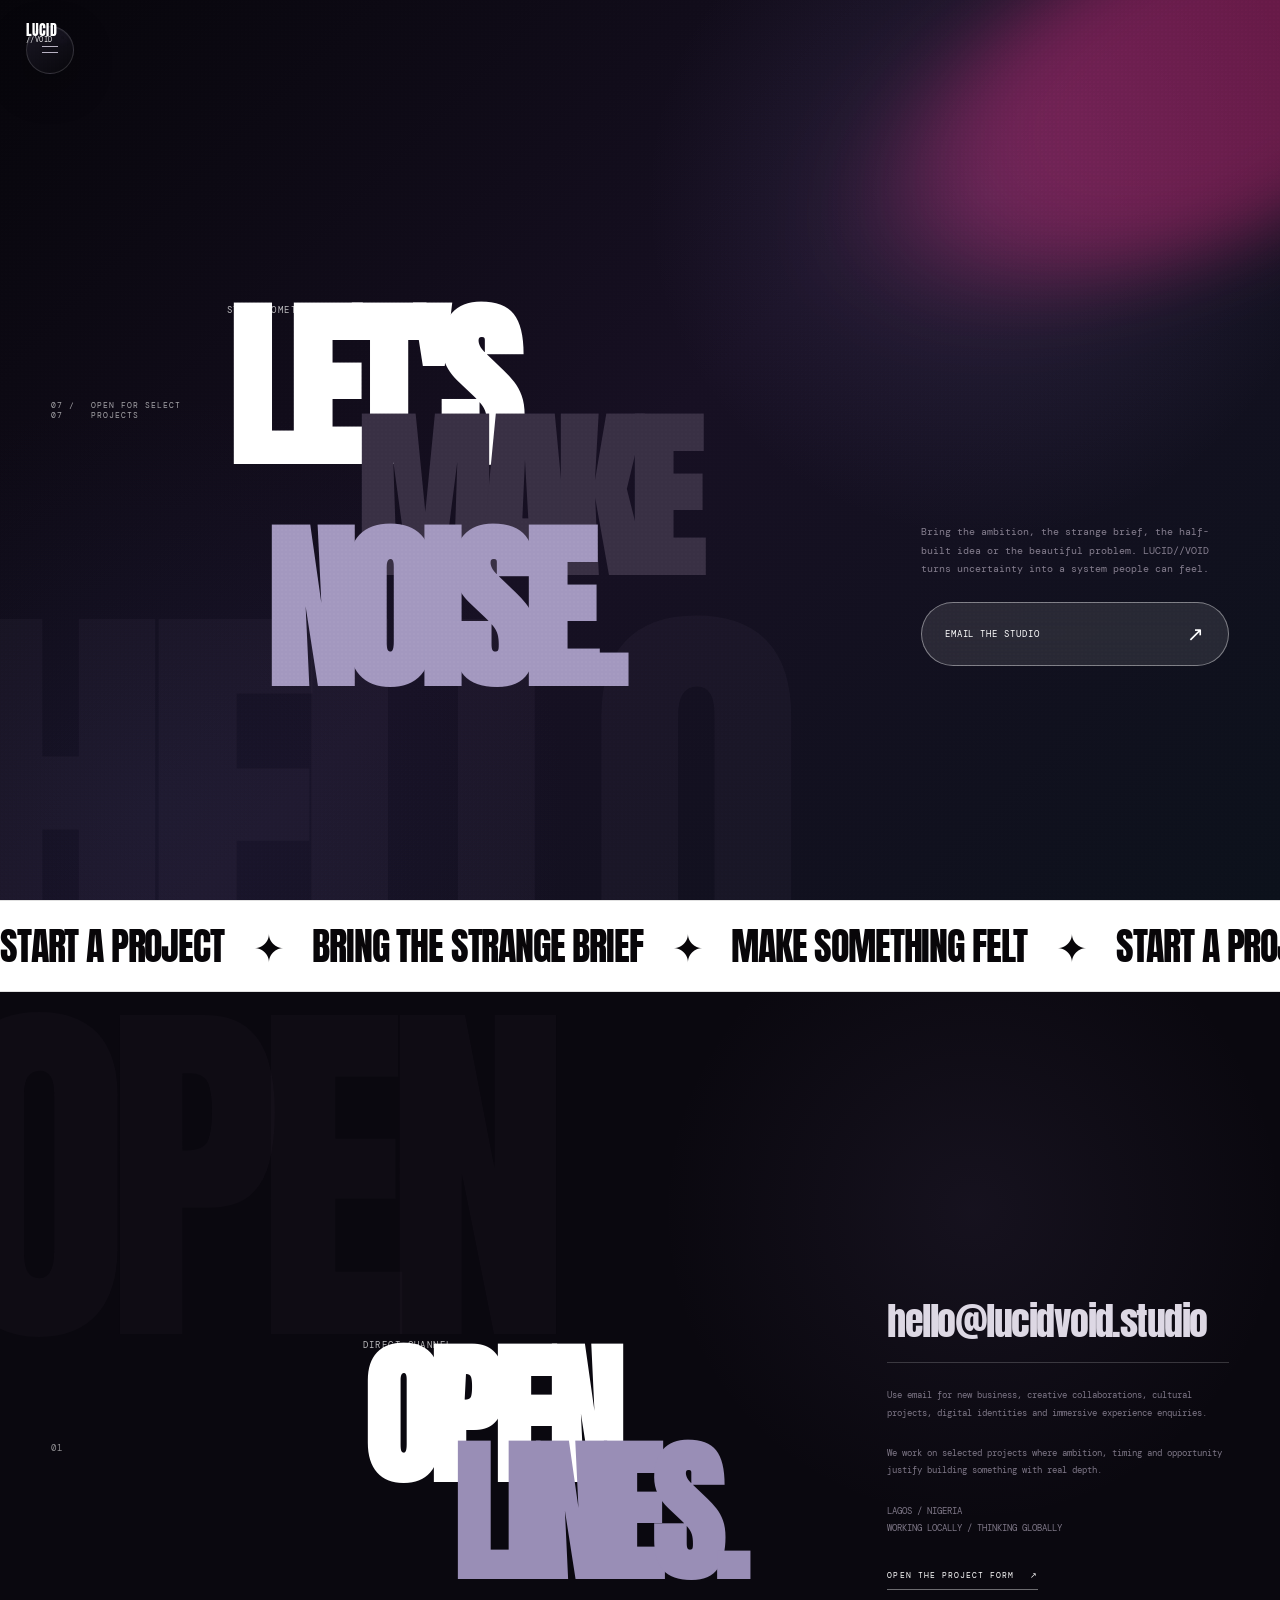
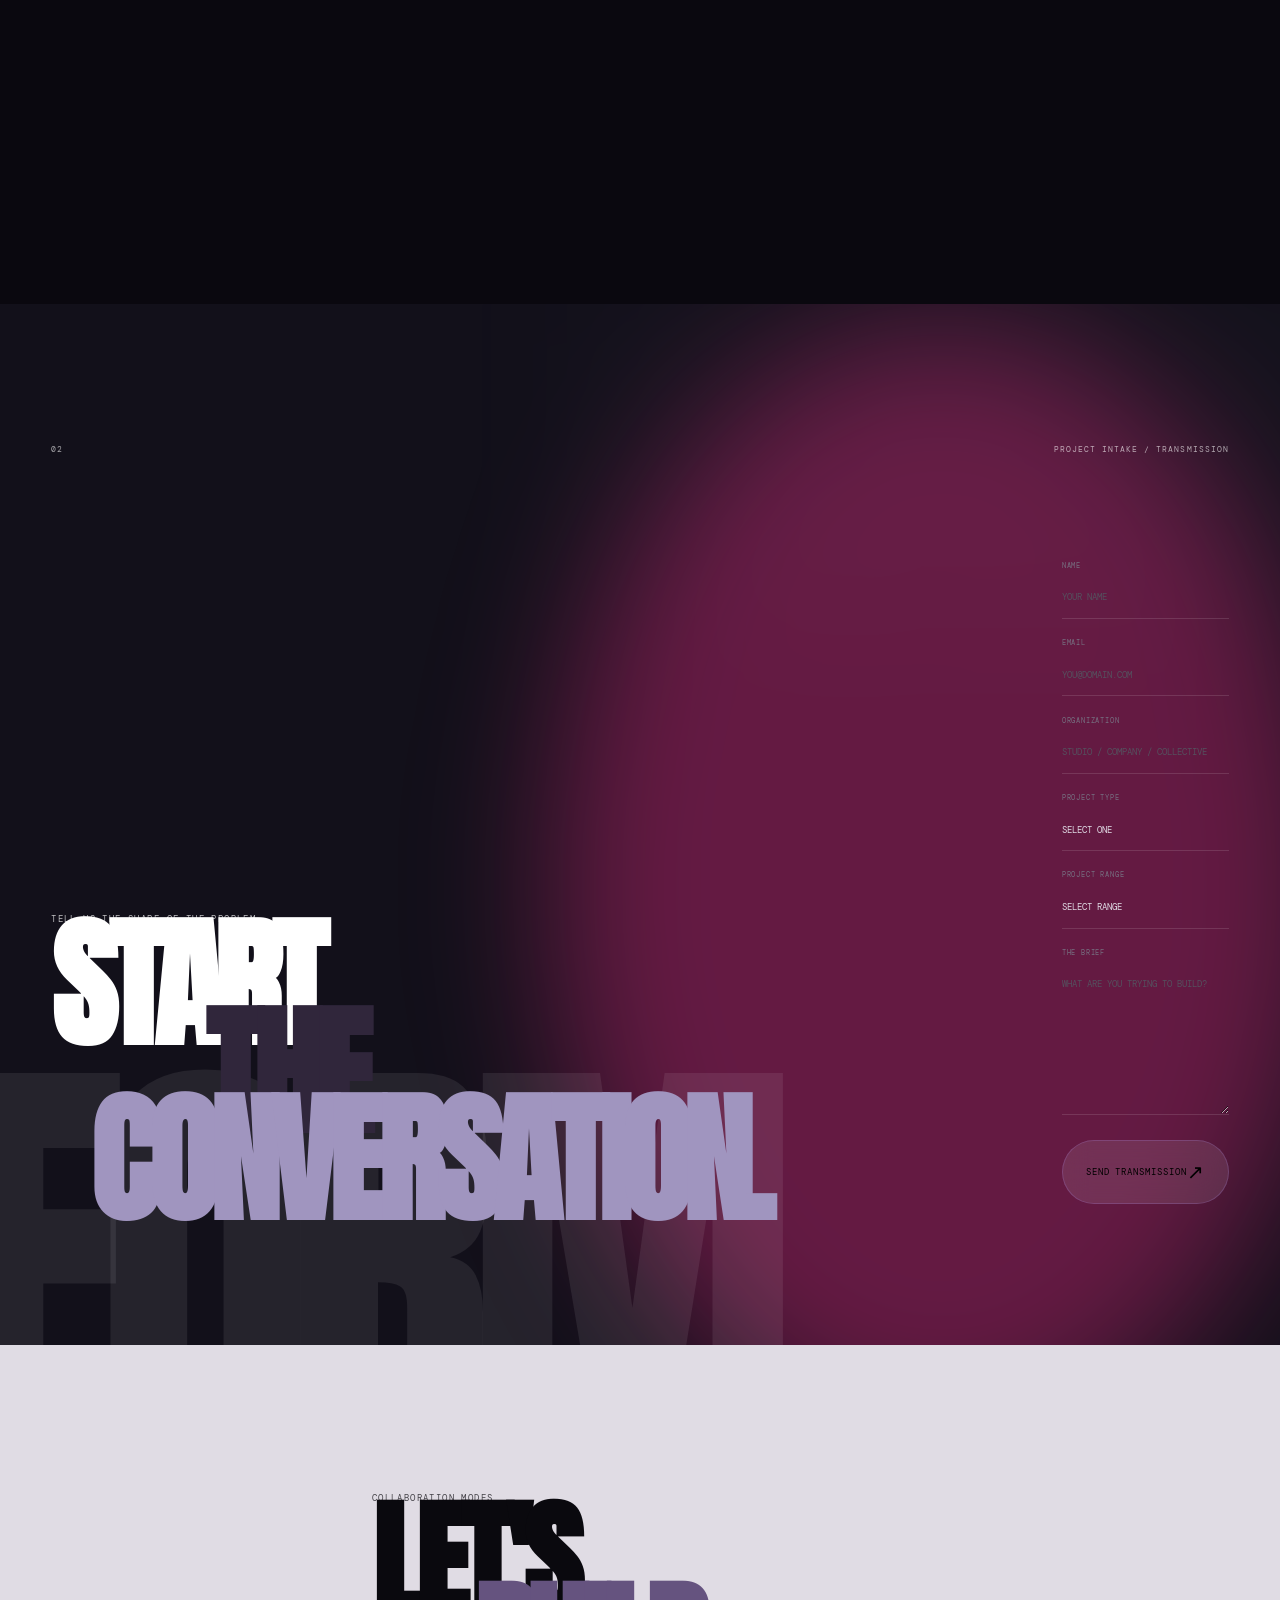
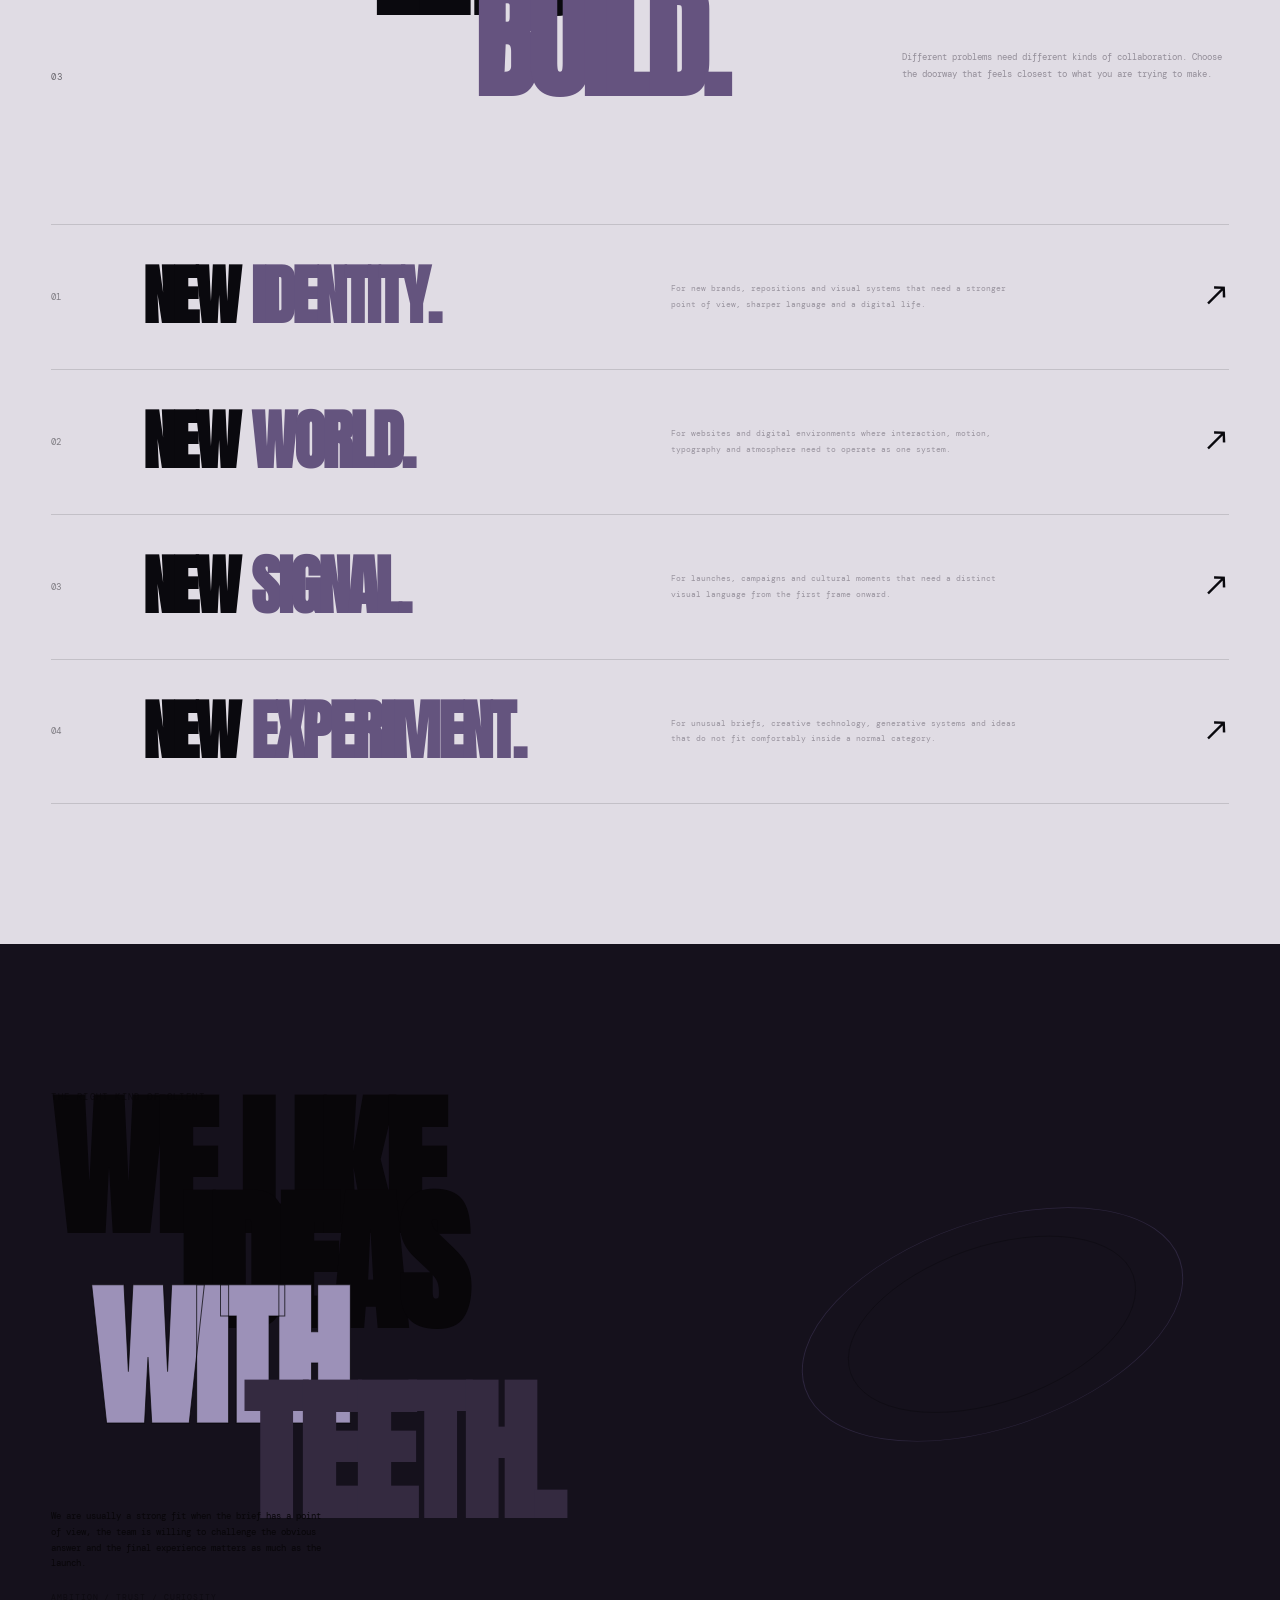
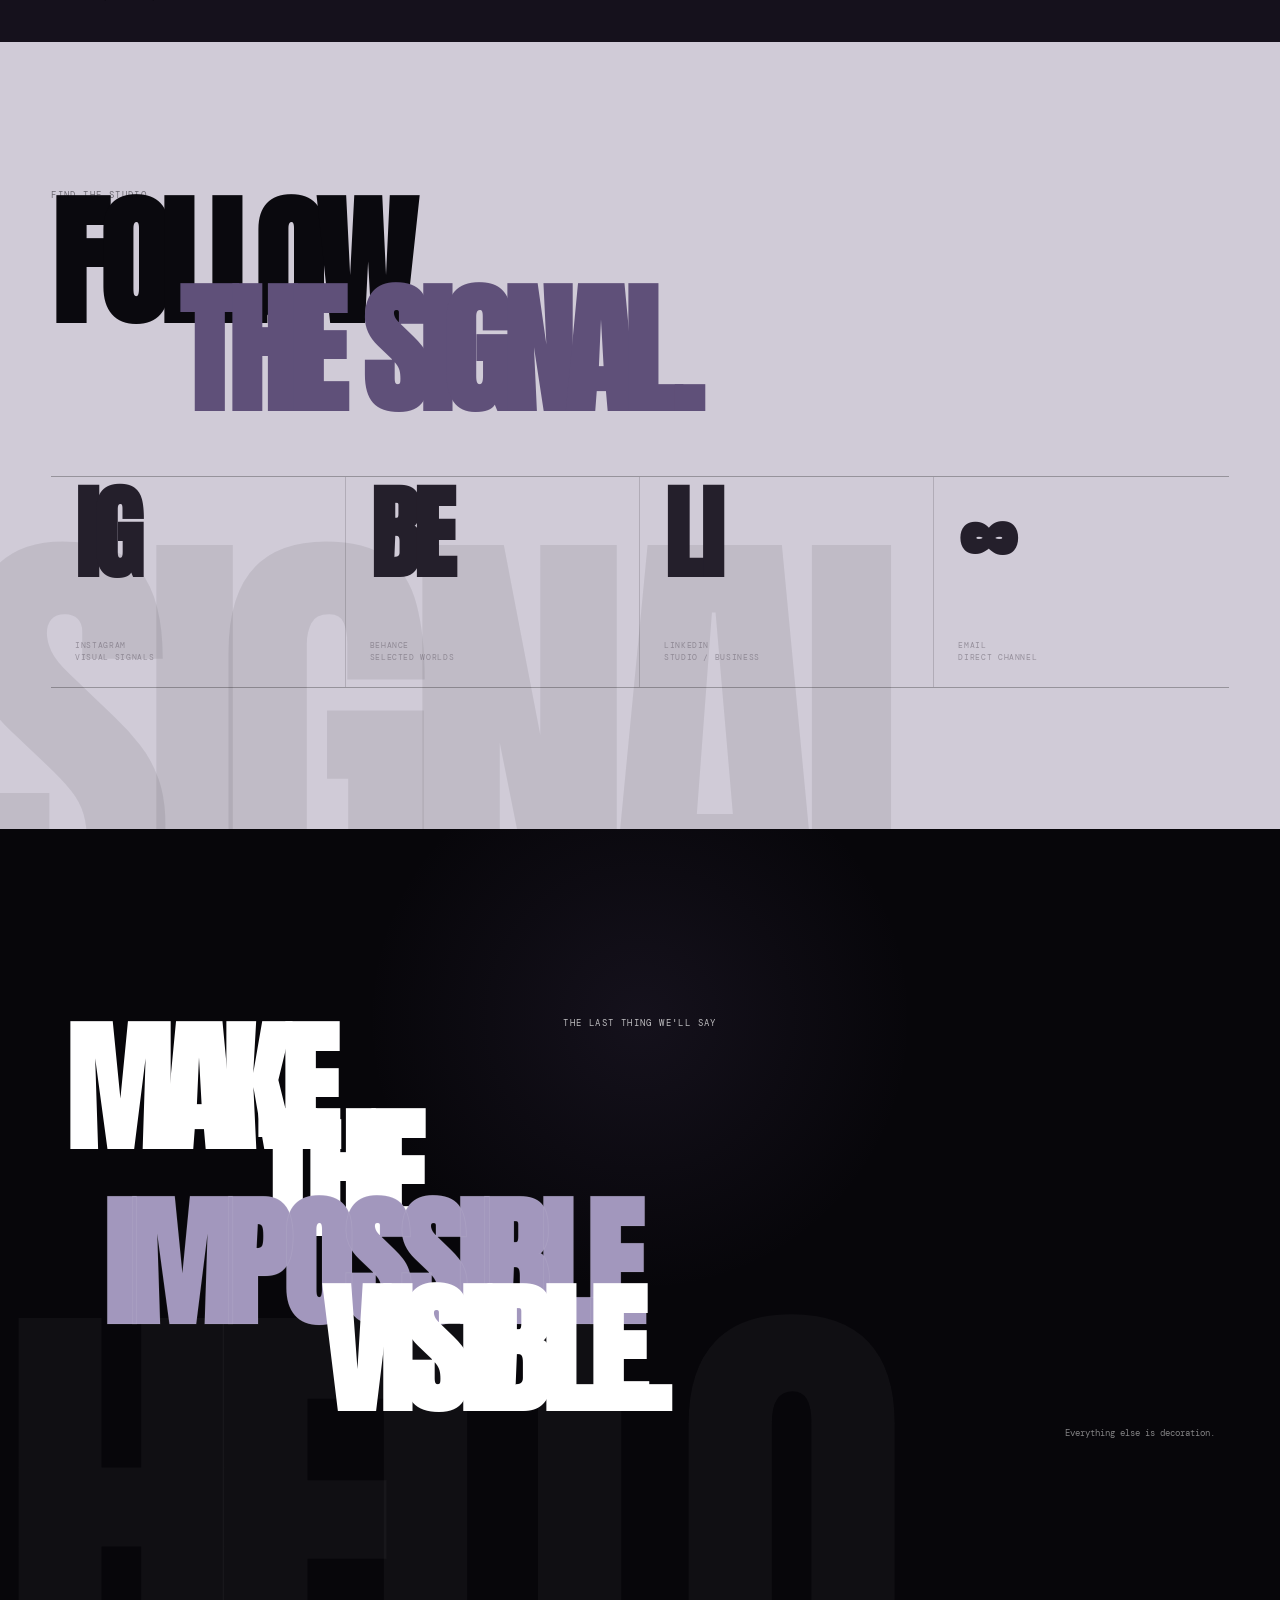
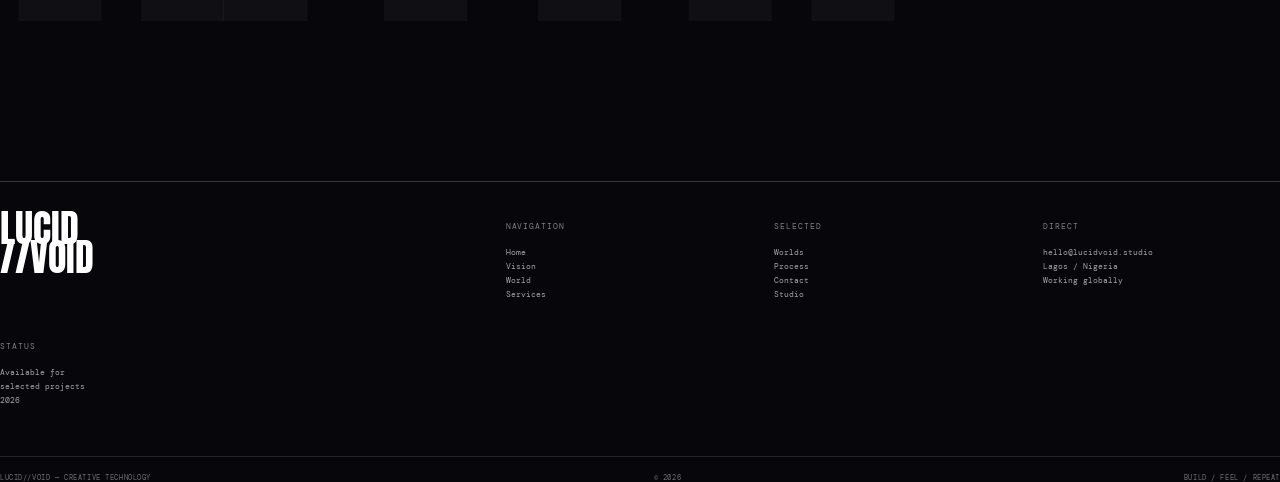
<file: contact.html>
<!DOCTYPE html>
<html lang="en">
<head>
    <meta charset="UTF-8">
    <meta name="viewport" content="width=device-width, initial-scale=1.0">
    <meta name="theme-color" content="#07060a">
    <meta name="description" content="LUCID//VOID — contact, project intake, collaboration and studio information.">

    <title>LUCID//VOID — CONTACT</title>

    <link rel="preconnect" href="https://fonts.googleapis.com">
    <link rel="preconnect" href="https://fonts.gstatic.com" crossorigin>

    <link
        href="https://fonts.googleapis.com/css2?family=Anton&family=DM+Mono:wght@300;400;500&family=Syne:wght@400;500;600;700;800&display=swap"
        rel="stylesheet"
    >

    <link rel="stylesheet" href="assets/css/lucid-void.css">
    <link rel="stylesheet" href="assets/css/contact.css">
</head>

<body class="lucid-void-page lucid-contact-page">

    <div class="cursor-orb" aria-hidden="true"></div>
    <div class="site-noise" aria-hidden="true"></div>


    <!-- =====================================================
         FLOATING NAVIGATION
    ====================================================== -->

    <header class="lucid-navbar">

        <a
            class="lucid-navbar-brand"
            href="index.html"
            aria-label="LUCID VOID home"
        >
            <span class="brand-primary">LUCID</span>
            <span class="brand-secondary">//VOID</span>
        </a>


        <div class="lucid-navigation-system">

            <button
                class="lucid-menu-trigger"
                type="button"
                aria-controls="lucid-menu-panel"
                aria-expanded="false"
                aria-label="Open navigation"
            >
                <span class="menu-line"></span>
                <span class="menu-line"></span>
                <span class="menu-dot"></span>
            </button>


            <div class="lucid-menu-panel" id="lucid-menu-panel">

                <div class="lucid-menu-heading">
                    <span class="menu-heading-label">
                        NAVIGATION
                    </span>

                    <span class="menu-heading-system">
                        CONTACT / 07
                    </span>
                </div>


                <nav
                    class="lucid-menu-links"
                    aria-label="Main navigation"
                >

                    <a class="lucid-menu-link" href="index.html">
                        <span class="link-number">01</span>
                        <span class="link-title">HOME</span>
                        <span class="link-arrow">↗</span>
                    </a>

                    <a class="lucid-menu-link" href="vision.html">
                        <span class="link-number">02</span>
                        <span class="link-title">VISION</span>
                        <span class="link-arrow">↗</span>
                    </a>

                    <a class="lucid-menu-link" href="world.html">
                        <span class="link-number">03</span>
                        <span class="link-title">WORLD</span>
                        <span class="link-arrow">↗</span>
                    </a>

                    <a class="lucid-menu-link" href="services.html">
                        <span class="link-number">04</span>
                        <span class="link-title">SERVICES</span>
                        <span class="link-arrow">↗</span>
                    </a>

                    <a class="lucid-menu-link" href="worlds.html">
                        <span class="link-number">05</span>
                        <span class="link-title">WORLDS</span>
                        <span class="link-arrow">↗</span>
                    </a>

                    <a class="lucid-menu-link" href="process.html">
                        <span class="link-number">06</span>
                        <span class="link-title">PROCESS</span>
                        <span class="link-arrow">↗</span>
                    </a>

                    <a
                        class="lucid-menu-link lucid-contact-link active"
                        href="contact.html"
                    >
                        <span class="link-number">07</span>
                        <span class="link-title">CONTACT</span>
                        <span class="link-arrow">↗</span>
                    </a>

                </nav>


                <div class="lucid-menu-footer">

                    <div class="menu-footer-block">
                        <span>LOCATION</span>
                        <strong>LAGOS / NG</strong>
                    </div>

                    <div class="menu-footer-block">
                        <span>STATUS</span>
                        <strong class="status-online">ONLINE</strong>
                    </div>

                </div>


                <div class="menu-ghost" aria-hidden="true">
                    L//V
                </div>

            </div>
        </div>


        <div
            class="lucid-menu-backdrop"
            aria-hidden="true"
        ></div>

    </header>


    <main>

        <!-- =================================================
             01 — ARRIVAL
        ================================================== -->

        <section
            class="contact contact-hero"
            id="contact-top"
        >

            <div class="contact-bg" aria-hidden="true">
                HELLO
            </div>


            <div class="contact-topline">
                <span>07 / 07</span>
                <span>OPEN FOR SELECT PROJECTS</span>
            </div>


            <div class="contact-main">

                <div class="contact-copy">

                    <span class="section-eyebrow">
                        START SOMETHING
                    </span>

                    <h2>
                        <span>LET'S</span>
                        <span>MAKE</span>
                        <em>NOISE.</em>
                    </h2>

                </div>


                <div class="contact-action">

                    <p>
                        Bring the ambition, the strange brief,
                        the half-built idea or the beautiful
                        problem. LUCID//VOID turns uncertainty
                        into a system people can feel.
                    </p>


                    <a
                        href="mailto:hello@lucidvoid.studio"
                        class="contact-button"
                    >
                        <span>EMAIL THE STUDIO</span>
                        <span>↗</span>
                    </a>

                </div>

            </div>

        </section>


        <!-- =================================================
             FLOATING MARQUEE
        ================================================== -->

        <section
            class="ticker"
            aria-label="Contact signal"
        >

            <div class="ticker-track">

                <span>START A PROJECT</span>
                <span>✦</span>
                <span>BRING THE STRANGE BRIEF</span>
                <span>✦</span>
                <span>MAKE SOMETHING FELT</span>
                <span>✦</span>

                <span>START A PROJECT</span>
                <span>✦</span>
                <span>BRING THE STRANGE BRIEF</span>
                <span>✦</span>
                <span>MAKE SOMETHING FELT</span>
                <span>✦</span>

            </div>

        </section>


        <!-- =================================================
             02 — DIRECT CHANNEL
        ================================================== -->

        <section
            class="vision"
            id="contact-details"
        >

            <div class="vision-bg-text" aria-hidden="true">
                OPEN
            </div>


            <div class="vision-layout">

                <div class="section-index">
                    01
                </div>


                <div class="vision-heading">

                    <span class="section-eyebrow">
                        DIRECT CHANNEL
                    </span>

                    <h2>
                        <span>OPEN</span>
                        <em>LINES.</em>
                    </h2>

                </div>


                <div class="vision-copy">

                    <p class="vision-lead">
                        hello@lucidvoid.studio
                    </p>

                    <div class="vision-rule"></div>

                    <p>
                        Use email for new business, creative
                        collaborations, cultural projects,
                        digital identities and immersive
                        experience enquiries.
                    </p>

                    <p>
                        We work on selected projects where
                        ambition, timing and opportunity justify
                        building something with real depth.
                    </p>

                    <p>
                        LAGOS / NIGERIA<br>
                        WORKING LOCALLY / THINKING GLOBALLY
                    </p>

                    <a
                        href="#contact-form"
                        class="editorial-link"
                    >
                        <span>OPEN THE PROJECT FORM</span>
                        <span>↗</span>
                    </a>

                </div>

            </div>

        </section>


        <!-- =================================================
             03 — PROJECT INTAKE
             Deliberately different composition:
             typography left, terminal-style form right.
        ================================================== -->

        <section
            class="contact"
            id="contact-form"
        >

            <div class="contact-bg" aria-hidden="true">
                FORM
            </div>


            <div class="contact-topline">
                <span>02</span>
                <span>PROJECT INTAKE / TRANSMISSION</span>
            </div>


            <div class="contact-main">

                <div class="contact-copy">

                    <span class="section-eyebrow">
                        TELL US THE SHAPE OF THE PROBLEM
                    </span>

                    <h2>
                        <span>START</span>
                        <span>THE</span>
                        <em>CONVERSATION.</em>
                    </h2>

                </div>


                <div class="contact-action">

                    <form
                        class="lucid-contact-form"
                        action="#"
                        method="post"
                    >

                        <label for="name">
                            NAME
                        </label>

                        <input
                            id="name"
                            name="name"
                            type="text"
                            autocomplete="name"
                            placeholder="YOUR NAME"
                        >


                        <label for="email">
                            EMAIL
                        </label>

                        <input
                            id="email"
                            name="email"
                            type="email"
                            autocomplete="email"
                            placeholder="YOU@DOMAIN.COM"
                        >


                        <label for="organization">
                            ORGANIZATION
                        </label>

                        <input
                            id="organization"
                            name="organization"
                            type="text"
                            autocomplete="organization"
                            placeholder="STUDIO / COMPANY / COLLECTIVE"
                        >


                        <label for="project-type">
                            PROJECT TYPE
                        </label>

                        <select
                            id="project-type"
                            name="project_type"
                        >
                            <option value="">
                                SELECT ONE
                            </option>
                            <option value="identity">
                                DIGITAL IDENTITY
                            </option>
                            <option value="web">
                                EXPERIENTIAL WEB
                            </option>
                            <option value="creative-tech">
                                CREATIVE TECHNOLOGY
                            </option>
                            <option value="campaign">
                                DIGITAL CAMPAIGN
                            </option>
                            <option value="other">
                                SOMETHING ELSE
                            </option>
                        </select>


                        <label for="budget">
                            PROJECT RANGE
                        </label>

                        <select
                            id="budget"
                            name="budget"
                        >
                            <option value="">
                                SELECT RANGE
                            </option>
                            <option value="exploring">
                                STILL EXPLORING
                            </option>
                            <option value="starter">
                                STARTER
                            </option>
                            <option value="growth">
                                GROWTH
                            </option>
                            <option value="bespoke">
                                BESPOKE
                            </option>
                        </select>


                        <label for="message">
                            THE BRIEF
                        </label>

                        <textarea
                            id="message"
                            name="message"
                            placeholder="WHAT ARE YOU TRYING TO BUILD?"
                        ></textarea>


                        <button
                            type="submit"
                            class="contact-button"
                        >
                            <span>SEND TRANSMISSION</span>
                            <span>↗</span>
                        </button>

                    </form>

                </div>

            </div>

        </section>


        <!-- =================================================
             04 — COLLABORATION MODES
        ================================================== -->

        <section
            class="services"
            id="collaborate"
        >

            <div class="services-intro">

                <div class="section-index">
                    03
                </div>


                <div>

                    <span class="section-eyebrow">
                        COLLABORATION MODES
                    </span>

                    <h2>
                        <span>LET'S</span>
                        <em>BUILD.</em>
                    </h2>

                </div>


                <p>
                    Different problems need different kinds
                    of collaboration. Choose the doorway that
                    feels closest to what you are trying to make.
                </p>

            </div>


            <div class="service-list">

                <article class="service-row">

                    <span class="service-number">
                        01
                    </span>

                    <h3>
                        <span>NEW</span>
                        <em>IDENTITY.</em>
                    </h3>

                    <p>
                        For new brands, repositions and visual
                        systems that need a stronger point of view,
                        sharper language and a digital life.
                    </p>

                    <span class="service-arrow">
                        ↗
                    </span>

                </article>


                <article class="service-row">

                    <span class="service-number">
                        02
                    </span>

                    <h3>
                        <span>NEW</span>
                        <em>WORLD.</em>
                    </h3>

                    <p>
                        For websites and digital environments
                        where interaction, motion, typography and
                        atmosphere need to operate as one system.
                    </p>

                    <span class="service-arrow">
                        ↗
                    </span>

                </article>


                <article class="service-row">

                    <span class="service-number">
                        03
                    </span>

                    <h3>
                        <span>NEW</span>
                        <em>SIGNAL.</em>
                    </h3>

                    <p>
                        For launches, campaigns and cultural
                        moments that need a distinct visual
                        language from the first frame onward.
                    </p>

                    <span class="service-arrow">
                        ↗
                    </span>

                </article>


                <article class="service-row">

                    <span class="service-number">
                        04
                    </span>

                    <h3>
                        <span>NEW</span>
                        <em>EXPERIMENT.</em>
                    </h3>

                    <p>
                        For unusual briefs, creative technology,
                        generative systems and ideas that do not
                        fit comfortably inside a normal category.
                    </p>

                    <span class="service-arrow">
                        ↗
                    </span>

                </article>

            </div>

        </section>


        <!-- =================================================
             05 — GOOD FIT
        ================================================== -->

        <section
            class="manifesto"
            id="fit"
        >

            <div class="manifesto-shape" aria-hidden="true">
                <div class="manifesto-shape-inner"></div>
            </div>


            <div class="manifesto-copy">

                <span class="section-eyebrow">
                    THE RIGHT KIND OF CLIENT
                </span>

                <h2>
                    <span>WE LIKE</span>
                    <span>IDEAS</span>
                    <em>WITH</em>
                    <strong>TEETH.</strong>
                </h2>

            </div>


            <div class="manifesto-bottom-copy">

                <p>
                    We are usually a strong fit when the brief
                    has a point of view, the team is willing to
                    challenge the obvious answer and the final
                    experience matters as much as the launch.
                </p>

                <span>
                    AMBITION / TRUST / CURIOSITY
                </span>

            </div>

        </section>


        <!-- =================================================
             06 — CONTACT SIGNALS
        ================================================== -->

        <section
            class="signal"
            id="social"
        >

            <div class="signal-background" aria-hidden="true">
                SIGNAL
            </div>


            <div class="signal-heading">

                <span class="section-eyebrow">
                    FIND THE STUDIO
                </span>

                <h2>
                    <span>FOLLOW</span>
                    <em>THE SIGNAL.</em>
                </h2>

            </div>


            <div class="signal-grid">

                <a class="signal-cell" href="#" aria-label="Instagram">

                    <strong>IG</strong>

                    <span>
                        INSTAGRAM<br>
                        VISUAL SIGNALS
                    </span>

                </a>


                <a class="signal-cell" href="#" aria-label="Behance">

                    <strong>BE</strong>

                    <span>
                        BEHANCE<br>
                        SELECTED WORLDS
                    </span>

                </a>


                <a class="signal-cell" href="#" aria-label="LinkedIn">

                    <strong>LI</strong>

                    <span>
                        LINKEDIN<br>
                        STUDIO / BUSINESS
                    </span>

                </a>


                <a class="signal-cell" href="#" aria-label="Email">

                    <strong>∞</strong>

                    <span>
                        EMAIL<br>
                        DIRECT CHANNEL
                    </span>

                </a>

            </div>

        </section>


        <!-- =================================================
             07 — CLOSING
        ================================================== -->

        <section
            class="final-statement"
            id="contact-final"
        >

            <div class="final-statement-bg" aria-hidden="true">
                HELLO
            </div>


            <div class="final-statement-inner">

                <span class="section-eyebrow">
                    THE LAST THING WE'LL SAY
                </span>


                <h2>
                    <span>MAKE</span>
                    <span>THE</span>
                    <em>IMPOSSIBLE</em>
                    <span>VISIBLE.</span>
                </h2>


                <p>
                    Everything else is decoration.
                </p>

            </div>

        </section>


    </main>


    <!-- =====================================================
         FOOTER
    ====================================================== -->

    <footer class="footer">

        <a
            class="footer-brand"
            href="index.html"
            aria-label="LUCID VOID home"
        >
            <span>LUCID</span>
            <span>//VOID</span>
        </a>


        <div class="footer-column">
            <span>NAVIGATION</span>
            <p>
                Home<br>
                Vision<br>
                World<br>
                Services
            </p>
        </div>


        <div class="footer-column">
            <span>SELECTED</span>
            <p>
                Worlds<br>
                Process<br>
                Contact<br>
                Studio
            </p>
        </div>


        <div class="footer-column">
            <span>DIRECT</span>
            <p>
                hello@lucidvoid.studio<br>
                Lagos / Nigeria<br>
                Working globally
            </p>
        </div>


        <div class="footer-column">
            <span>STATUS</span>
            <p>
                Available for<br>
                selected projects<br>
                2026
            </p>
        </div>

    </footer>


    <div class="footer-bottom">

        <span>
            LUCID//VOID — CREATIVE TECHNOLOGY
        </span>

        <span>
            © 2026
        </span>

        <span>
            BUILD / FEEL / REPEAT
        </span>

    </div>


    <script>
        const navbar =
            document.querySelector(".lucid-navbar");

        const menuButton =
            document.querySelector(".lucid-menu-trigger");

        const backdrop =
            document.querySelector(".lucid-menu-backdrop");

        const links =
            document.querySelectorAll(".lucid-menu-link");


        function openMenu() {
            navbar.classList.add("is-open");

            menuButton.setAttribute(
                "aria-expanded",
                "true"
            );

            menuButton.setAttribute(
                "aria-label",
                "Close navigation"
            );
        }


        function closeMenu() {
            navbar.classList.remove("is-open");

            menuButton.setAttribute(
                "aria-expanded",
                "false"
            );

            menuButton.setAttribute(
                "aria-label",
                "Open navigation"
            );
        }


        menuButton.addEventListener(
            "click",
            () => {
                navbar.classList.contains("is-open")
                    ? closeMenu()
                    : openMenu();
            }
        );


        backdrop.addEventListener(
            "click",
            closeMenu
        );


        links.forEach((link) => {
            link.addEventListener(
                "click",
                closeMenu
            );
        });


        document.addEventListener(
            "keydown",
            (event) => {
                if (event.key === "Escape") {
                    closeMenu();
                }
            }
        );
    </script>

</body>
</html>
</file>
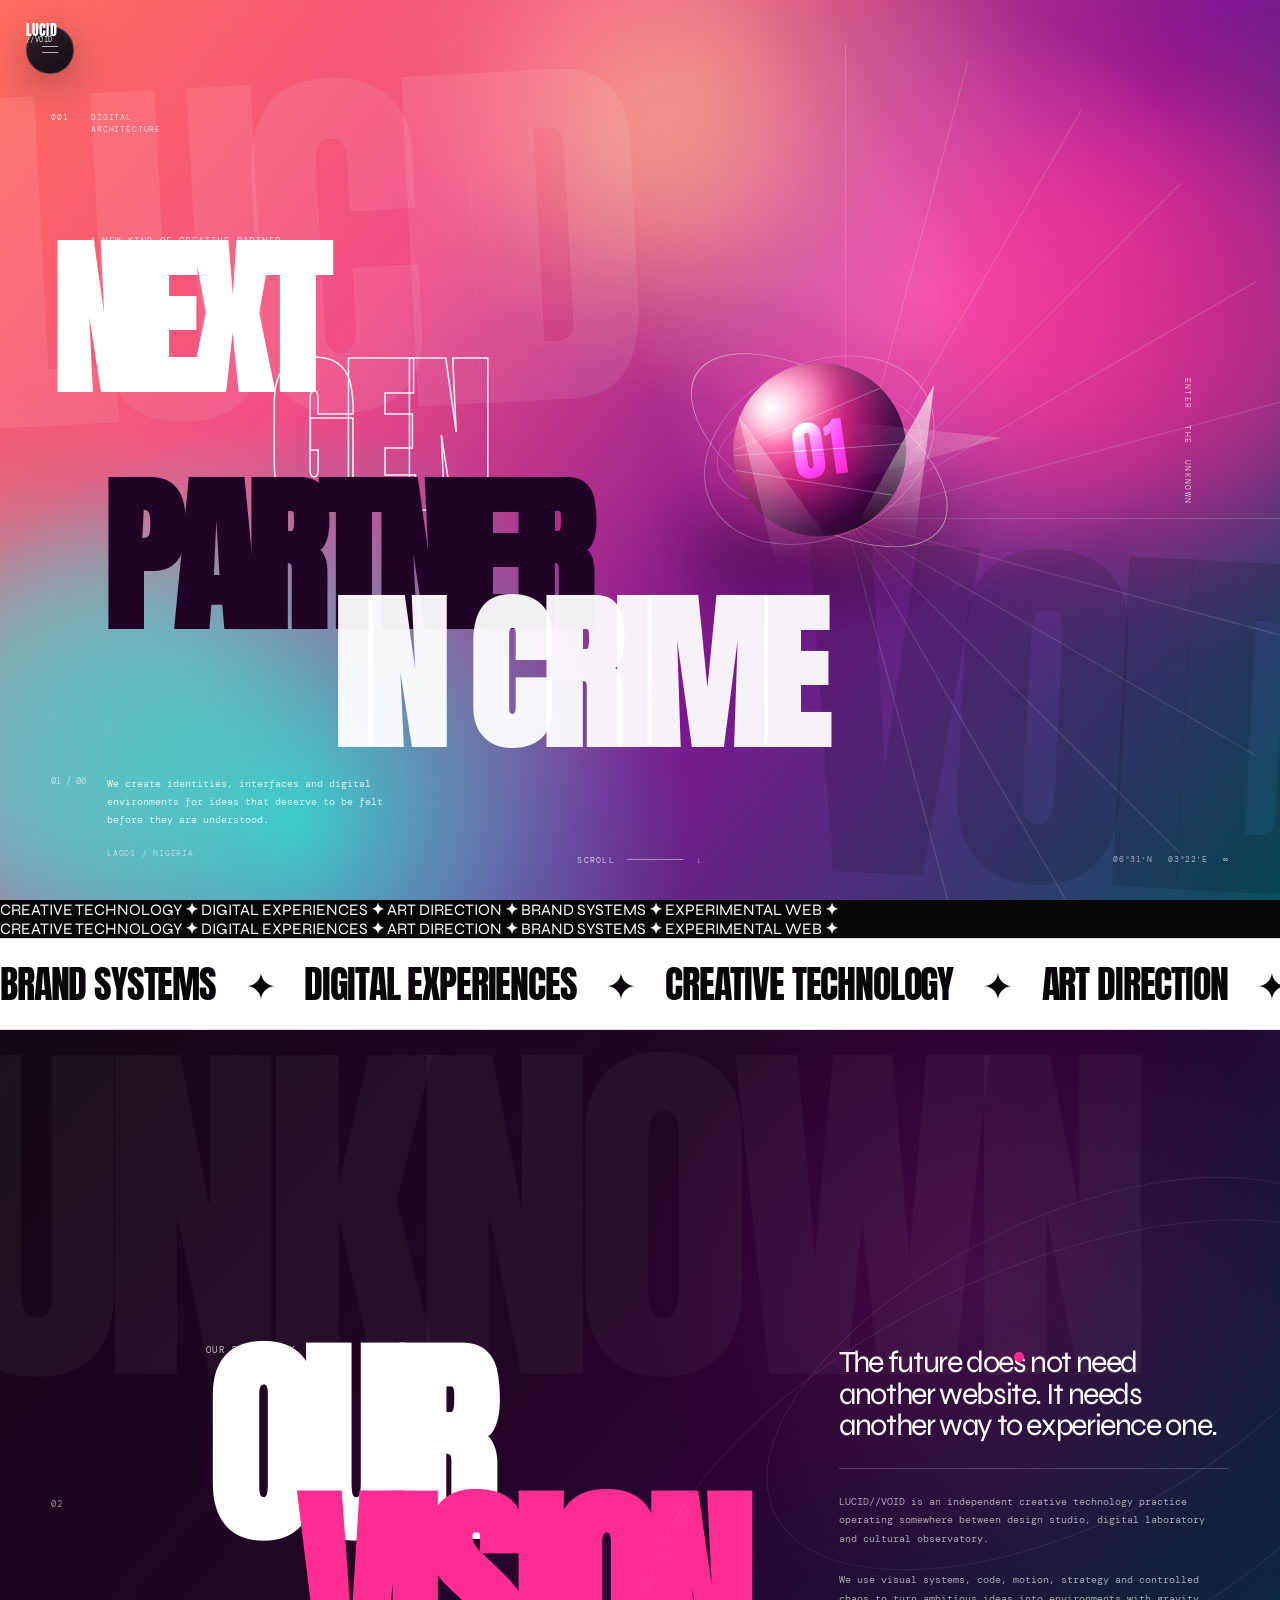
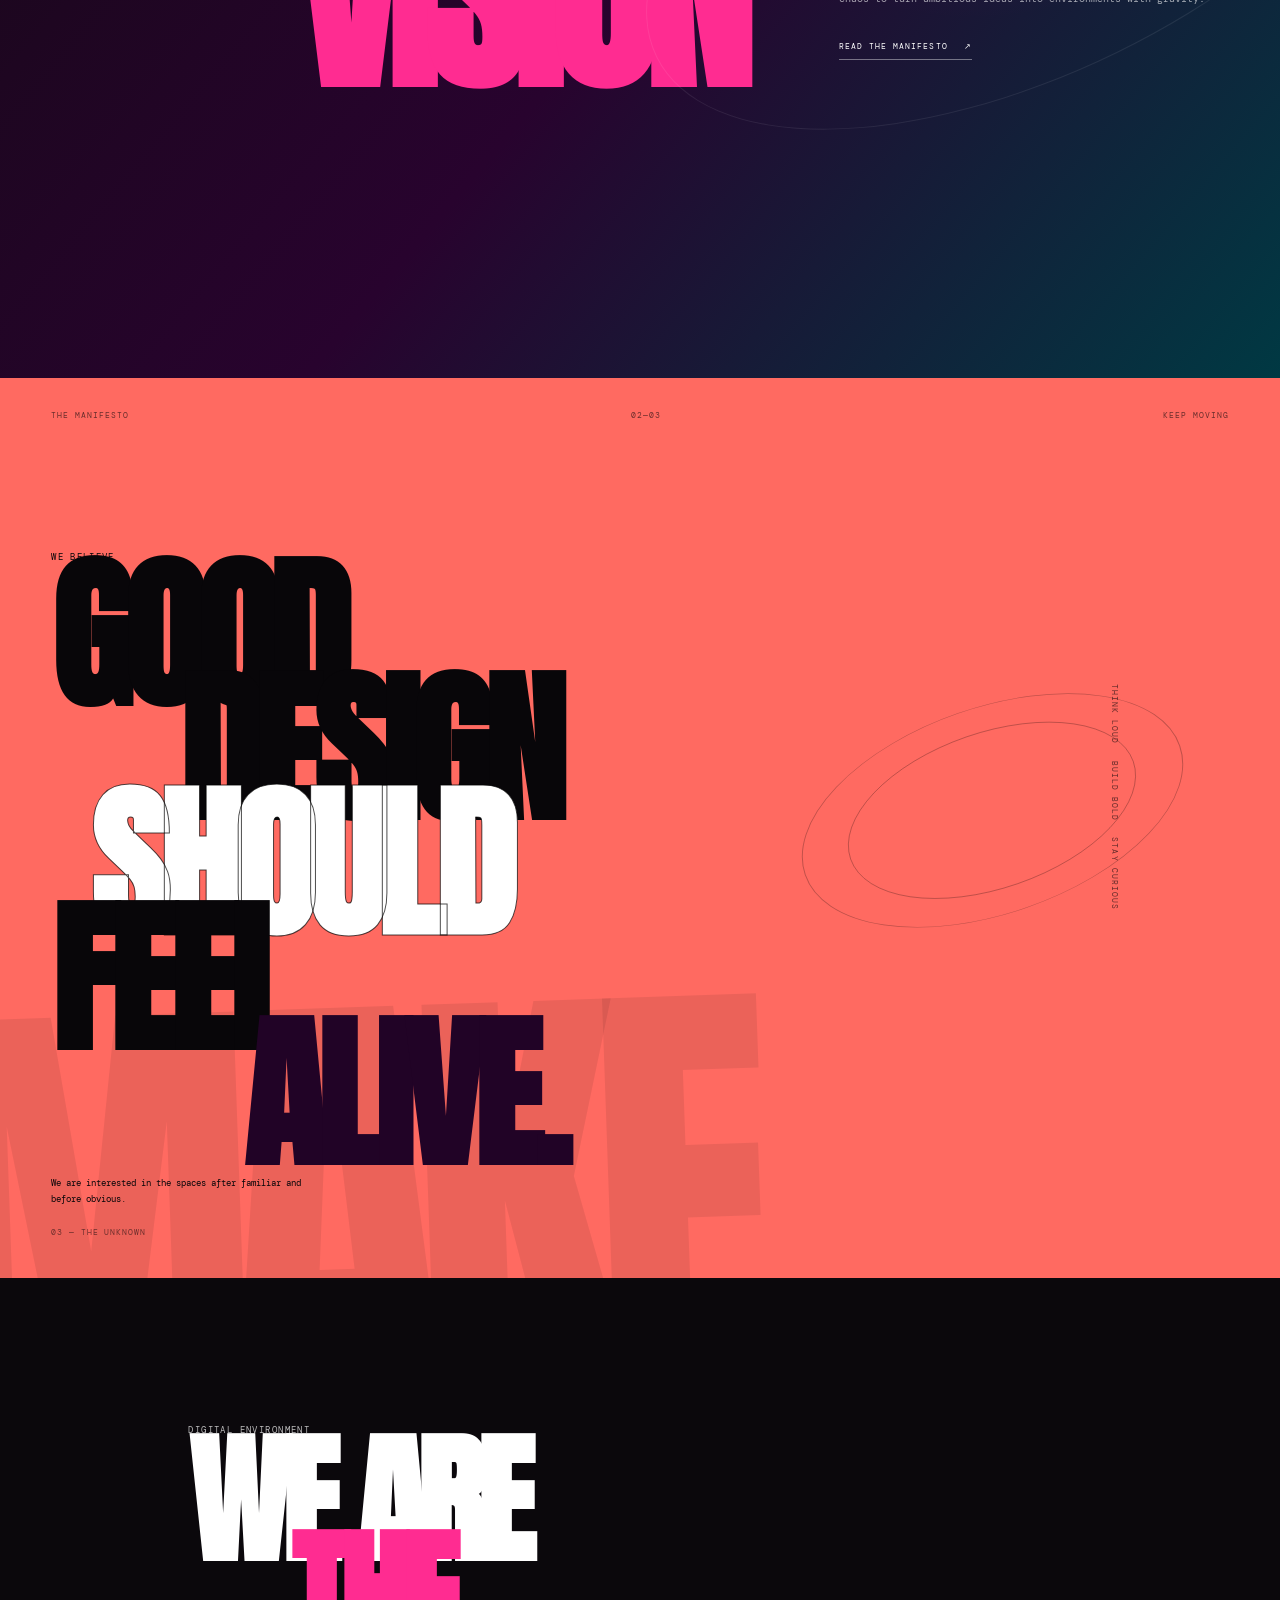
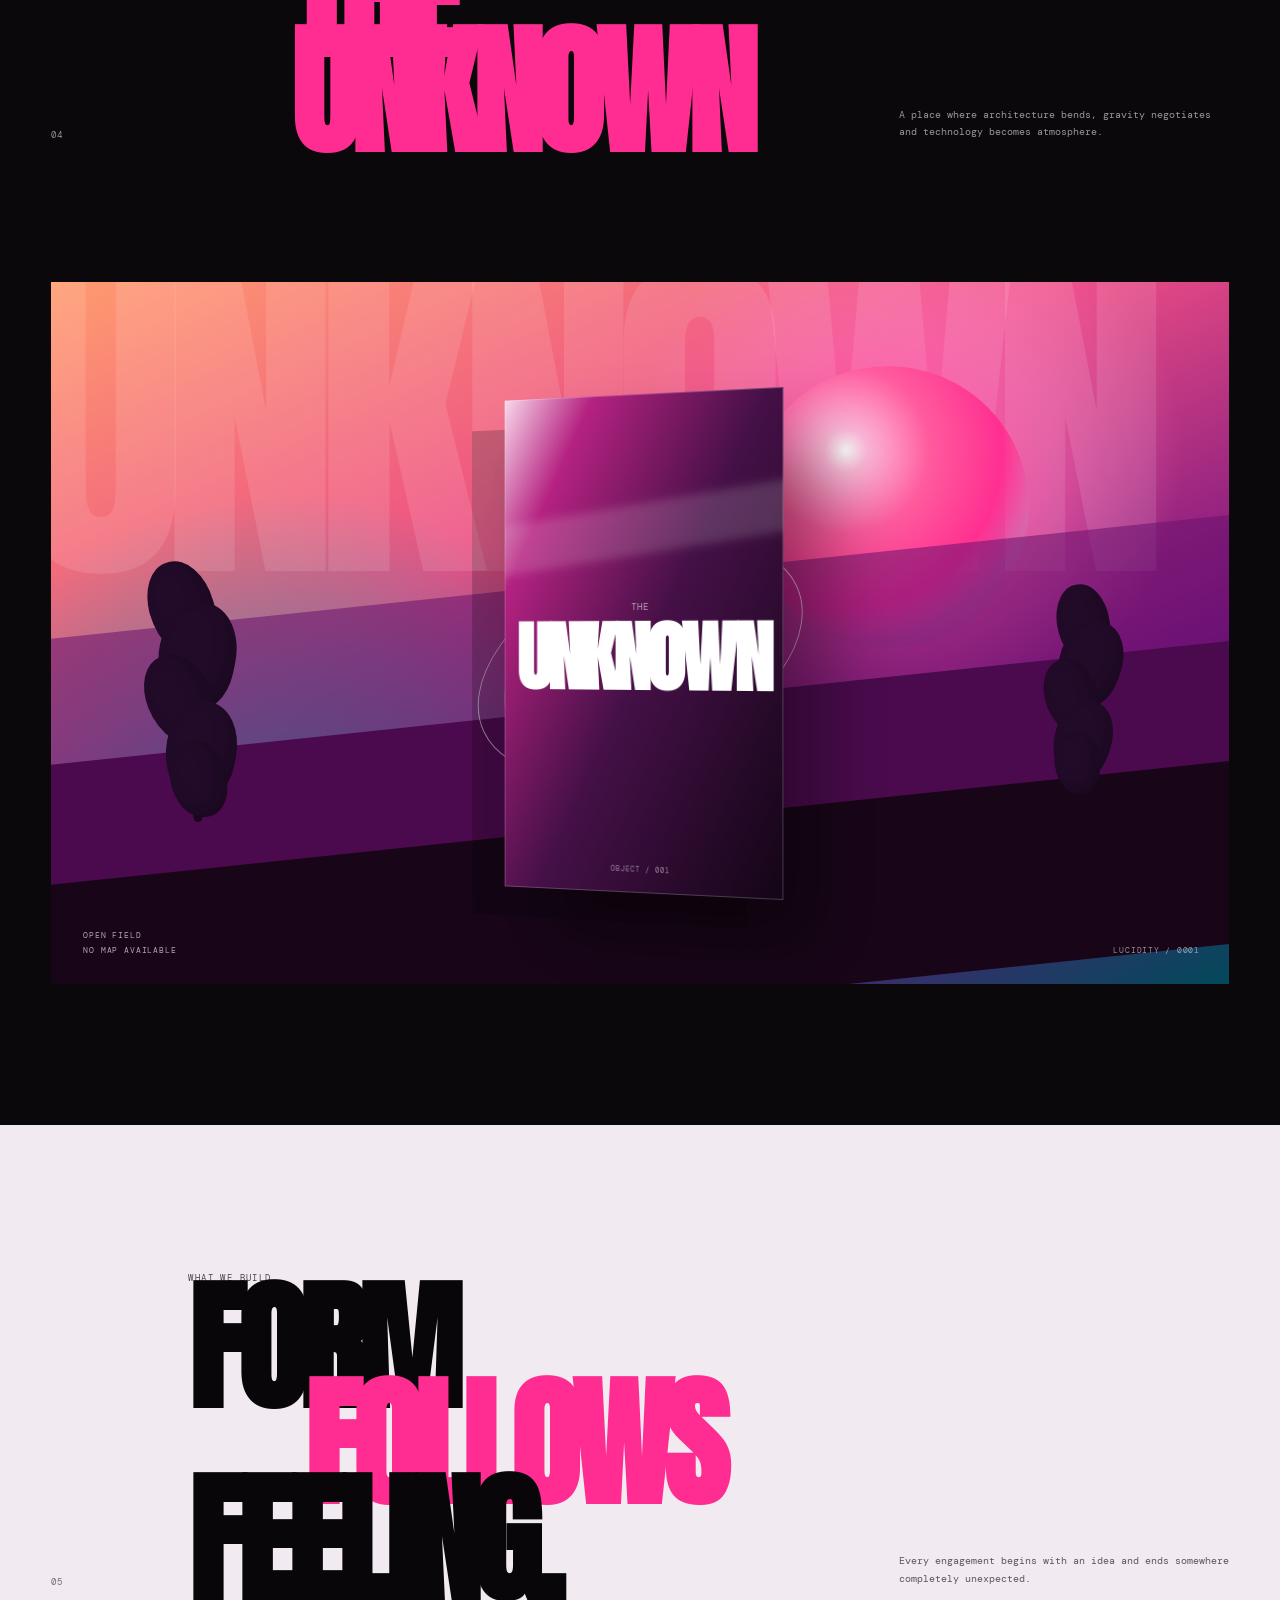
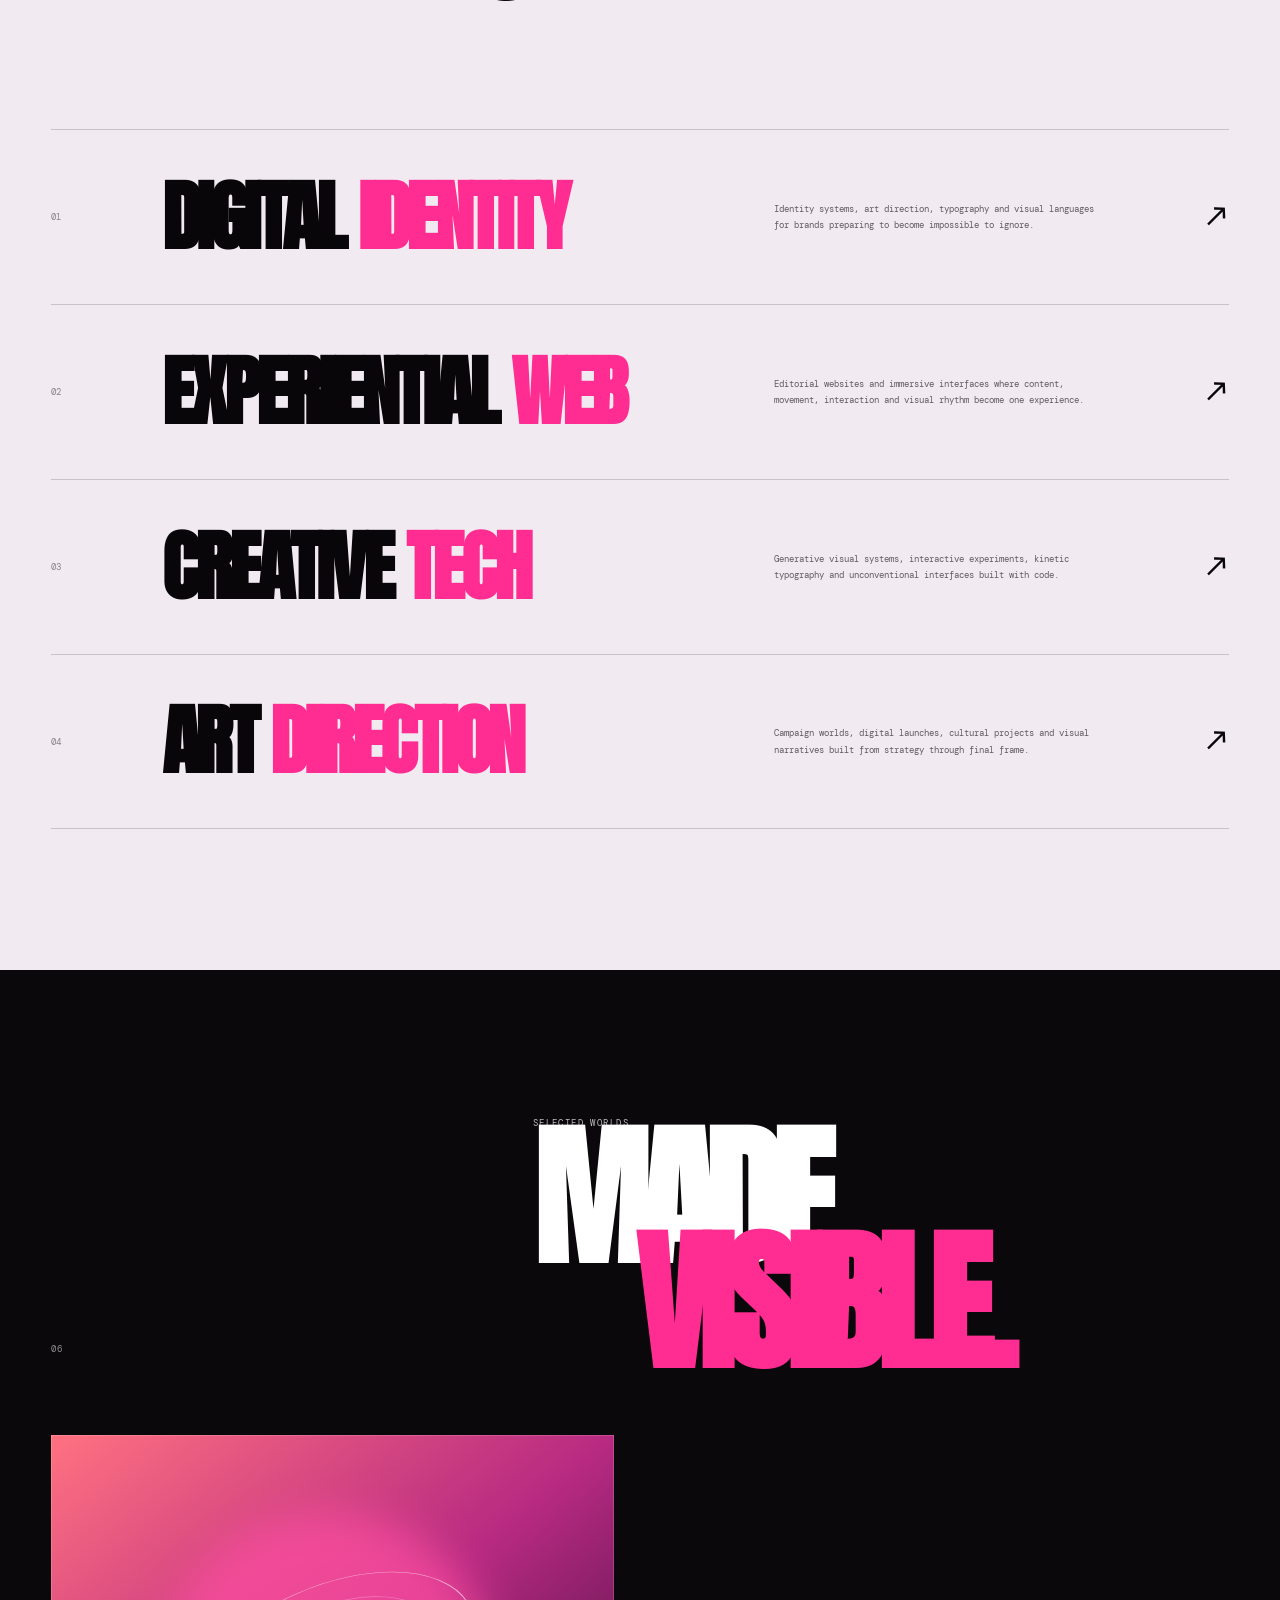
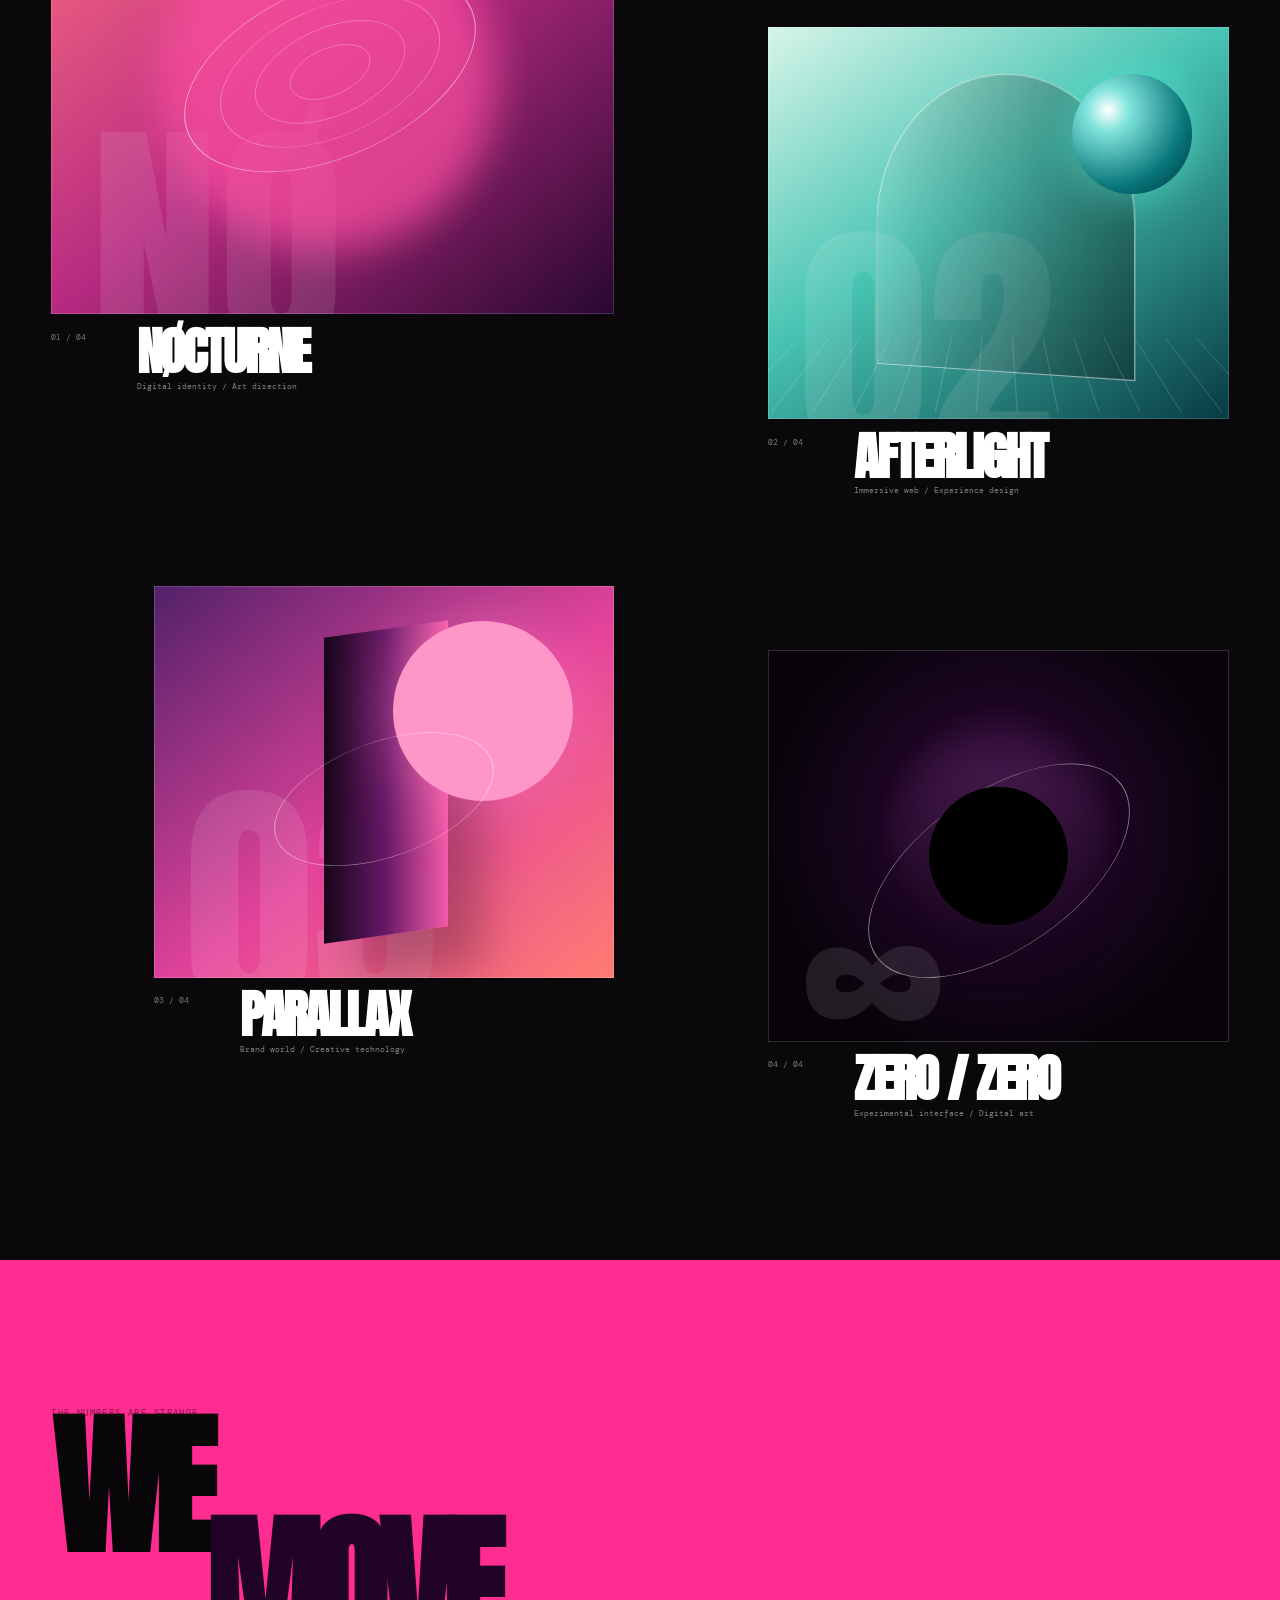
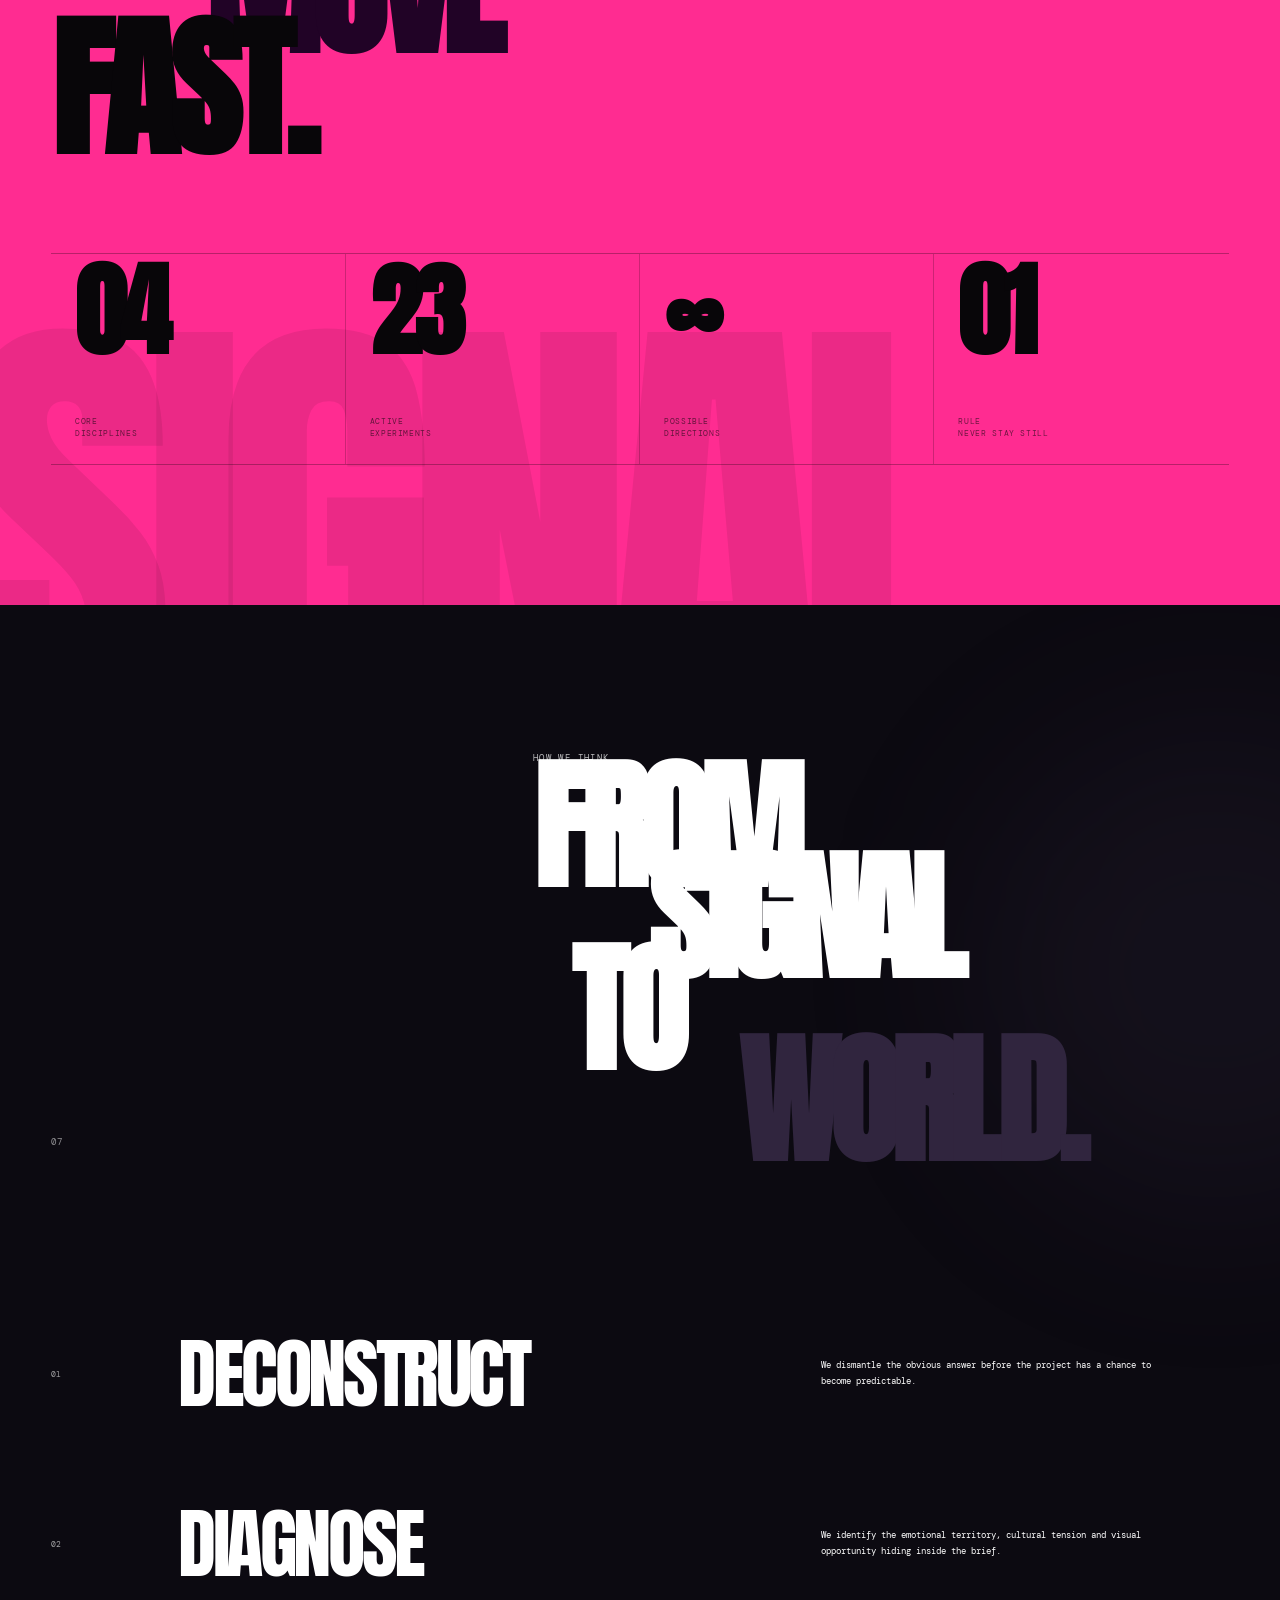
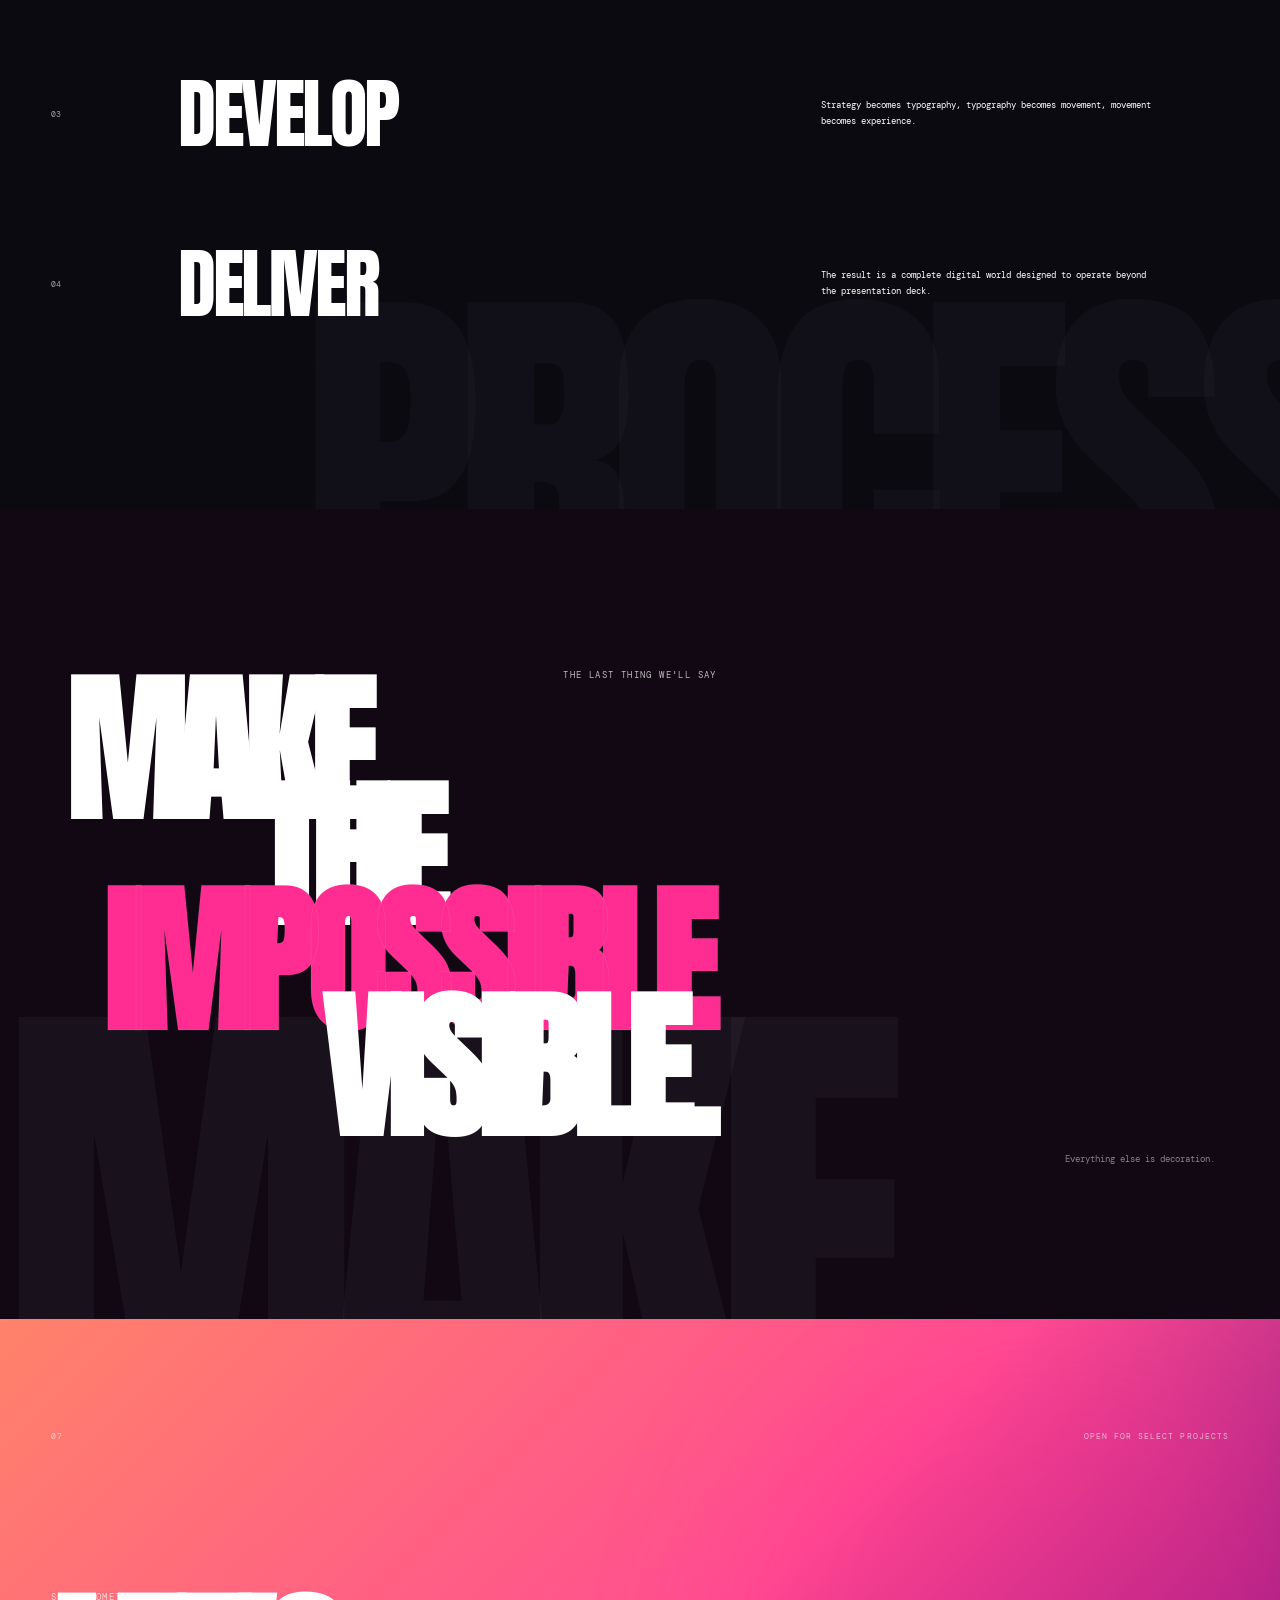
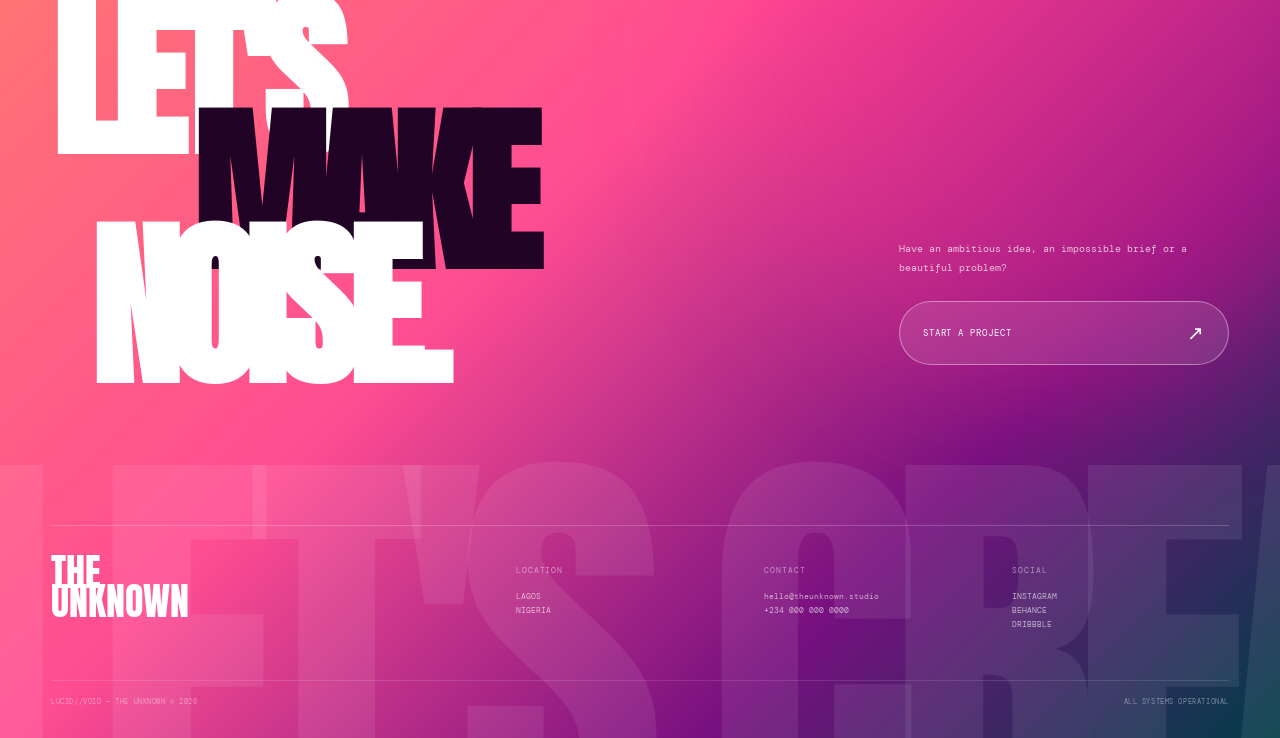
<file: lucid-void.html>
<!DOCTYPE html>
<html lang="en">

<head>

    <!-- =====================================================
         CORE DOCUMENT SETUP
    ====================================================== -->

    <meta charset="UTF-8">

    <meta name="viewport" content="width=device-width, initial-scale=1.0">

    <meta name="theme-color" content="#100515">

    <meta name="description"
        content="LUCID//VOID — an experimental creative technology studio building digital worlds, identities and experiences for brands that refuse the ordinary.">

    <title>LUCID//VOID — THE UNKNOWN</title>


    <!-- =====================================================
         GOOGLE FONTS
    ====================================================== -->

    <link rel="preconnect" href="https://fonts.googleapis.com">

    <link rel="preconnect" href="https://fonts.gstatic.com" crossorigin>

    <link
        href="https://fonts.googleapis.com/css2?family=Anton&family=DM+Mono:wght@300;400;500&family=Syne:wght@400;500;600;700;800&display=swap"
        rel="stylesheet">


    <!-- =====================================================
         EXTERNAL CSS
    ====================================================== -->

    <link rel="stylesheet" href="assets/css/lucid-void.css">

</head>


<body class="lucid-void-page">


    <!-- =====================================================
         CUSTOM CURSOR / AMBIENT UI
    ====================================================== -->

    <div class="cursor-orb" aria-hidden="true"></div>

    <div class="site-noise" aria-hidden="true"></div>


    <!-- =====================================================
         HEADER
    ====================================================== -->

    <!-- =========================================================
     LUCID//VOID NAVIGATION
========================================================= -->

    <header class="lucid-navbar">

        <!-- =====================================================
         BRAND
    ====================================================== -->

        <a href="#hero" class="lucid-navbar-brand" aria-label="LUCID VOID home">

            <span class="brand-primary">
                LUCID
            </span>

            <span class="brand-secondary">
                //VOID
            </span>

        </a>


        <!-- =====================================================
         NAVIGATION SYSTEM
    ====================================================== -->

        <div class="lucid-navigation-system">


            <!-- =================================================
             MENU TRIGGER
        ================================================== -->

            <button class="lucid-menu-trigger" type="button" aria-label="Open navigation" aria-expanded="false"
                aria-controls="lucid-menu-panel">

                <span class="menu-line"></span>

                <span class="menu-line"></span>

                <span class="menu-dot"></span>

            </button>


            <!-- =================================================
             EXPANDED NAVIGATION PANEL
        ================================================== -->

            <div class="lucid-menu-panel" id="lucid-menu-panel">


                <!-- =============================================
                 PANEL HEADING
            ============================================== -->

                <div class="lucid-menu-heading">

                    <span class="menu-heading-label">
                        NAVIGATION
                    </span>

                    <span class="menu-heading-system">
                        SYSTEM / 01
                    </span>

                </div>


                <!-- =============================================
                 NAVIGATION LINKS
            ============================================== -->

                <nav class="lucid-menu-links" aria-label="Main navigation">


                    <!-- HOME -->

                    <a href="#hero" class="lucid-menu-link active">

                        <span class="link-number">
                            01
                        </span>

                        <span class="link-title">
                            HOME
                        </span>

                        <span class="link-arrow">
                            ↗
                        </span>

                    </a>


                    <!-- VISION -->

                    <a href="#vision" class="lucid-menu-link">

                        <span class="link-number">
                            02
                        </span>

                        <span class="link-title">
                            VISION
                        </span>

                        <span class="link-arrow">
                            ↗
                        </span>

                    </a>


                    <!-- WORLD -->

                    <a href="#world" class="lucid-menu-link">

                        <span class="link-number">
                            03
                        </span>

                        <span class="link-title">
                            WORLD
                        </span>

                        <span class="link-arrow">
                            ↗
                        </span>

                    </a>


                    <!-- SERVICES -->

                    <a href="#services" class="lucid-menu-link">

                        <span class="link-number">
                            04
                        </span>

                        <span class="link-title">
                            SERVICES
                        </span>

                        <span class="link-arrow">
                            ↗
                        </span>

                    </a>


                    <!-- WORLDS -->

                    <a href="#work" class="lucid-menu-link">

                        <span class="link-number">
                            05
                        </span>

                        <span class="link-title">
                            WORLDS
                        </span>

                        <span class="link-arrow">
                            ↗
                        </span>

                    </a>


                    <!-- PROCESS -->

                    <a href="#process" class="lucid-menu-link">
                        <span class="link-number">
                            06
                        </span>

                        <span class="link-title">
                            PROCESS
                        </span>

                        <span class="link-arrow">
                            ↗
                        </span>
                    </a>
                    <!-- CONTACT -->

                    <a href="#contact" class="lucid-menu-link lucid-contact-link">

                        <span class="link-number">
                            07
                        </span>

                        <span class="link-title">
                            CONTACT
                        </span>

                        <span class="link-arrow">
                            ↗
                        </span>

                    </a>

                </nav>


                <!-- =============================================
                 PANEL FOOTER
            ============================================== -->

                <div class="lucid-menu-footer">

                    <div class="menu-footer-block">

                        <span>
                            LOCATION
                        </span>

                        <strong>
                            LAGOS / NG
                        </strong>

                    </div>


                    <div class="menu-footer-block">

                        <span>
                            STATUS
                        </span>

                        <strong class="status-online">
                            ONLINE
                        </strong>

                    </div>

                </div>


                <!-- =============================================
                 GHOST BRANDING
            ============================================== -->

                <div class="menu-ghost" aria-hidden="true">
                    L//V
                </div>

            </div>

        </div>


        <!-- =====================================================
         BACKDROP
    ====================================================== -->

        <div class="lucid-menu-backdrop" aria-hidden="true"></div>

    </header>


    <main>


        <!-- =================================================
             HERO
        ================================================== -->

        <section class="hero" id="hero">

            <!-- BACKGROUND ATMOSPHERE -->

            <div class="hero-gradient"></div>

            <div class="hero-glow hero-glow--one" aria-hidden="true"></div>

            <div class="hero-glow hero-glow--two" aria-hidden="true"></div>

            <div class="hero-glow hero-glow--three" aria-hidden="true"></div>


            <!-- SUNBURST -->

            <div class="hero-sunburst" aria-hidden="true">

                <i></i>
                <i></i>
                <i></i>
                <i></i>
                <i></i>
                <i></i>
                <i></i>
                <i></i>
                <i></i>
                <i></i>
                <i></i>
                <i></i>

            </div>


            <!-- MASSIVE BACKGROUND TYPE -->

            <div class="hero-bg-word hero-bg-word--top" aria-hidden="true">
                LUCID
            </div>


            <div class="hero-bg-word hero-bg-word--bottom" aria-hidden="true">
                VOID
            </div>


            <!-- HERO GRID -->

            <div class="hero-grid">


                <!-- TOP LEFT META -->

                <div class="hero-meta hero-meta--top">

                    <span>001</span>

                    <span>
                        DIGITAL<br>
                        ARCHITECTURE
                    </span>

                </div>


                <!-- MAIN TITLE -->

                <div class="hero-title-wrap">

                    <p class="hero-kicker">
                        A NEW KIND OF CREATIVE PARTNER
                    </p>


                    <h1 class="hero-title">

                        <span class="hero-title-line hero-title-line--one">
                            NEXT
                        </span>

                        <span class="hero-title-line hero-title-line--two">
                            GEN
                        </span>

                        <span class="hero-title-line hero-title-line--three">
                            PARTNER
                        </span>

                        <span class="hero-title-line hero-title-line--four">
                            <em>IN CRIME</em>
                        </span>

                    </h1>

                </div>


                <!-- CENTRAL ART OBJECT -->

                <div class="hero-art">

                    <div class="art-shadow"></div>

                    <div class="art-orbit art-orbit--one"></div>

                    <div class="art-orbit art-orbit--two"></div>

                    <div class="art-orbit art-orbit--three"></div>


                    <div class="art-sphere">

                        <div class="sphere-highlight"></div>

                        <div class="sphere-grid sphere-grid--one"></div>

                        <div class="sphere-grid sphere-grid--two"></div>

                        <div class="sphere-grid sphere-grid--three"></div>

                        <span class="sphere-mark">
                            01
                        </span>

                    </div>


                    <div class="art-spike art-spike--one"></div>

                    <div class="art-spike art-spike--two"></div>

                    <div class="art-spike art-spike--three"></div>

                </div>


                <!-- VERTICAL LABEL -->

                <div class="hero-vertical">

                    <span>ENTER</span>
                    <span>THE</span>
                    <span>UNKNOWN</span>

                </div>


                <!-- BOTTOM EDITORIAL -->

                <div class="hero-editorial">

                    <div class="hero-editorial-index">
                        01 / 06
                    </div>

                    <div class="hero-editorial-copy">

                        <p>
                            We create identities, interfaces and
                            digital environments for ideas that
                            deserve to be felt before they are
                            understood.
                        </p>

                        <span>
                            LAGOS / NIGERIA
                        </span>

                    </div>

                </div>


                <!-- SCROLL UI -->

                <a href="#vision" class="hero-scroll">

                    <span>SCROLL</span>

                    <span class="hero-scroll-line"></span>

                    <span>↓</span>

                </a>


                <!-- COORDINATES -->

                <div class="hero-coordinates">

                    <span>06°31′N</span>
                    <span>03°22′E</span>
                    <span>∞</span>

                </div>

            </div>

        </section>

        <!-- =========================================================
     LUCID//VOID MARQUEE — HERO TRANSITION
========================================================== -->

        <section class="lucid-marquee lucid-marquee--light" aria-label="LUCID VOID disciplines">

            <div class="lucid-marquee-track">

                <div class="lucid-marquee-content">

                    <span>CREATIVE TECHNOLOGY</span>
                    <b>✦</b>

                    <span>DIGITAL EXPERIENCES</span>
                    <b>✦</b>

                    <span>ART DIRECTION</span>
                    <b>✦</b>

                    <span>BRAND SYSTEMS</span>
                    <b>✦</b>

                    <span>EXPERIMENTAL WEB</span>
                    <b>✦</b>

                </div>


                <div class="lucid-marquee-content" aria-hidden="true">

                    <span>CREATIVE TECHNOLOGY</span>
                    <b>✦</b>

                    <span>DIGITAL EXPERIENCES</span>
                    <b>✦</b>

                    <span>ART DIRECTION</span>
                    <b>✦</b>

                    <span>BRAND SYSTEMS</span>
                    <b>✦</b>

                    <span>EXPERIMENTAL WEB</span>
                    <b>✦</b>

                </div>

            </div>

        </section>
        <!-- =================================================
             TICKER
        ================================================== -->

        <section class="ticker" aria-label="Studio disciplines">

            <div class="ticker-track">

                <span>BRAND SYSTEMS</span>
                <span>✦</span>
                <span>DIGITAL EXPERIENCES</span>
                <span>✦</span>
                <span>CREATIVE TECHNOLOGY</span>
                <span>✦</span>
                <span>ART DIRECTION</span>
                <span>✦</span>

                <span>BRAND SYSTEMS</span>
                <span>✦</span>
                <span>DIGITAL EXPERIENCES</span>
                <span>✦</span>
                <span>CREATIVE TECHNOLOGY</span>
                <span>✦</span>
                <span>ART DIRECTION</span>
                <span>✦</span>

            </div>

        </section>


        <!-- =================================================
             VISION
        ================================================== -->

        <section class="vision" id="vision">

            <div class="vision-bg-text">
                UNKNOWN
            </div>


            <div class="vision-layout">


                <!-- SECTION INDEX -->

                <div class="section-index">
                    02
                </div>


                <!-- HEADING -->

                <div class="vision-heading">

                    <span class="section-eyebrow">
                        OUR PHILOSOPHY
                    </span>

                    <h2>

                        <span>OUR</span>

                        <em>VISION</em>

                    </h2>

                </div>


                <!-- COPY -->

                <div class="vision-copy">

                    <p class="vision-lead">
                        The future does not need another
                        website. It needs another way to
                        experience one.
                    </p>


                    <div class="vision-rule"></div>


                    <p>
                        LUCID//VOID is an independent creative
                        technology practice operating somewhere
                        between design studio, digital laboratory
                        and cultural observatory.
                    </p>

                    <p>
                        We use visual systems, code, motion,
                        strategy and controlled chaos to turn
                        ambitious ideas into environments with
                        gravity.
                    </p>


                    <a href="#manifesto" class="editorial-link">
                        <span>READ THE MANIFESTO</span>
                        <span>↗</span>
                    </a>

                </div>

            </div>


            <!-- ORBITAL DECORATION -->

            <div class="vision-orbit vision-orbit--one" aria-hidden="true"></div>

            <div class="vision-orbit vision-orbit--two" aria-hidden="true"></div>


            <div class="vision-point" aria-hidden="true"></div>

        </section>


        <!-- =================================================
             MANIFESTO
        ================================================== -->

        <section class="manifesto" id="manifesto">

            <div class="manifesto-topline">

                <span>THE MANIFESTO</span>

                <span>02—03</span>

                <span>KEEP MOVING</span>

            </div>


            <div class="manifesto-stage">

                <div class="manifesto-bg-word" aria-hidden="true">
                    MAKE
                </div>


                <div class="manifesto-copy">

                    <p class="manifesto-small">
                        WE BELIEVE
                    </p>


                    <h2>

                        <span>GOOD</span>

                        <span>DESIGN</span>

                        <em>
                            SHOULD
                        </em>

                        <span>
                            FEEL
                        </span>

                        <strong>
                            ALIVE.
                        </strong>

                    </h2>

                </div>


                <div class="manifesto-side">

                    <span>THINK LOUD</span>
                    <span>BUILD BOLD</span>
                    <span>STAY CURIOUS</span>

                </div>


                <div class="manifesto-shape">

                    <div class="manifesto-shape-inner"></div>

                </div>


                <div class="manifesto-bottom-copy">

                    <p>
                        We are interested in the spaces
                        after familiar and before obvious.
                    </p>

                    <span>
                        03 — THE UNKNOWN
                    </span>

                </div>

            </div>

        </section>


        <!-- =================================================
             FEATURE LANDSCAPE
        ================================================== -->

        <section class="feature-world" id="world">

            <div class="feature-header">

                <div class="section-index">
                    04
                </div>

                <div>

                    <span class="section-eyebrow">
                        DIGITAL ENVIRONMENT
                    </span>

                    <h2>
                        WE ARE
                        <em>THE UNKNOWN</em>
                    </h2>

                </div>

                <div class="feature-header-copy">

                    <p>
                        A place where architecture bends,
                        gravity negotiates and technology
                        becomes atmosphere.
                    </p>

                </div>

            </div>


            <div class="dreamscape">


                <!-- SKY -->

                <div class="dream-sky"></div>


                <!-- GIANT TYPE -->

                <div class="dream-type">
                    UNKNOWN
                </div>


                <!-- SUN -->

                <div class="dream-sun"></div>


                <!-- DISTANT PLANES -->

                <div class="landscape-plane landscape-plane--far"></div>

                <div class="landscape-plane landscape-plane--mid"></div>

                <div class="landscape-plane landscape-plane--near"></div>


                <!-- ABSTRACT TREES -->

                <div class="dream-tree dream-tree--left">

                    <span></span>
                    <span></span>
                    <span></span>
                    <span></span>
                    <span></span>

                </div>


                <div class="dream-tree dream-tree--right">

                    <span></span>
                    <span></span>
                    <span></span>
                    <span></span>
                    <span></span>

                </div>


                <!-- CENTRAL MONOLITH -->

                <div class="dream-monolith">

                    <span>THE</span>

                    <strong>
                        UNKNOWN
                    </strong>

                    <small>
                        OBJECT / 001
                    </small>

                </div>


                <!-- FLOATING RING -->

                <div class="dream-ring">

                    <span></span>

                </div>


                <!-- LANDSCAPE MARKER -->

                <div class="landscape-marker">

                    <span>OPEN FIELD</span>

                    <span>NO MAP AVAILABLE</span>

                </div>


                <!-- EDGE LABEL -->

                <div class="landscape-edge-label">
                    LUCIDITY / 0001
                </div>

            </div>

        </section>


        <!-- =================================================
             SERVICES
        ================================================== -->

        <section class="services" id="services">

            <div class="services-intro">

                <div class="section-index">
                    05
                </div>


                <div>

                    <span class="section-eyebrow">
                        WHAT WE BUILD
                    </span>

                    <h2>
                        <span>FORM</span>
                        <em>FOLLOWS</em>
                        <span>FEELING.</span>
                    </h2>

                </div>


                <p>
                    Every engagement begins with an idea
                    and ends somewhere completely unexpected.
                </p>

            </div>


            <div class="service-list">


                <article class="service-row">

                    <span class="service-number">01</span>

                    <h3>
                        DIGITAL
                        <em>IDENTITY</em>
                    </h3>

                    <p>
                        Identity systems, art direction,
                        typography and visual languages for
                        brands preparing to become impossible
                        to ignore.
                    </p>

                    <span class="service-arrow">
                        ↗
                    </span>

                </article>


                <article class="service-row">

                    <span class="service-number">02</span>

                    <h3>
                        EXPERIENTIAL
                        <em>WEB</em>
                    </h3>

                    <p>
                        Editorial websites and immersive
                        interfaces where content, movement,
                        interaction and visual rhythm become
                        one experience.
                    </p>

                    <span class="service-arrow">
                        ↗
                    </span>

                </article>


                <article class="service-row">

                    <span class="service-number">03</span>

                    <h3>
                        CREATIVE
                        <em>TECH</em>
                    </h3>

                    <p>
                        Generative visual systems, interactive
                        experiments, kinetic typography and
                        unconventional interfaces built with
                        code.
                    </p>

                    <span class="service-arrow">
                        ↗
                    </span>

                </article>


                <article class="service-row">

                    <span class="service-number">04</span>

                    <h3>
                        ART
                        <em>DIRECTION</em>
                    </h3>

                    <p>
                        Campaign worlds, digital launches,
                        cultural projects and visual narratives
                        built from strategy through final frame.
                    </p>

                    <span class="service-arrow">
                        ↗
                    </span>

                </article>

            </div>

        </section>


        <!-- =================================================
             SELECTED WORK
        ================================================== -->

        <section class="work" id="work">

            <div class="work-heading">

                <div class="section-index">
                    06
                </div>

                <div>

                    <span class="section-eyebrow">
                        SELECTED WORLDS
                    </span>

                    <h2>
                        MADE
                        <em>VISIBLE.</em>
                    </h2>

                </div>

            </div>


            <div class="work-grid">


                <!-- PROJECT ONE -->

                <article class="project project--one">

                    <div class="project-visual project-visual--one">

                        <div class="project-glow"></div>

                        <div class="project-geometry">

                            <span></span>
                            <span></span>
                            <span></span>

                        </div>

                        <div class="project-big-text">
                            NØ
                        </div>

                    </div>


                    <div class="project-info">

                        <span>01 / 04</span>

                        <h3>
                            NØCTURNE
                        </h3>

                        <p>
                            Digital identity / Art direction
                        </p>

                    </div>

                </article>


                <!-- PROJECT TWO -->

                <article class="project project--two">

                    <div class="project-visual project-visual--two">

                        <div class="project-portal"></div>

                        <div class="project-grid-plane"></div>

                        <div class="project-orb"></div>

                        <div class="project-big-text">
                            02
                        </div>

                    </div>


                    <div class="project-info">

                        <span>02 / 04</span>

                        <h3>
                            AFTERLIGHT
                        </h3>

                        <p>
                            Immersive web / Experience design
                        </p>

                    </div>

                </article>


                <!-- PROJECT THREE -->

                <article class="project project--three">

                    <div class="project-visual project-visual--three">

                        <div class="project-column"></div>

                        <div class="project-pink-sun"></div>

                        <div class="project-circle"></div>

                        <div class="project-big-text">
                            03
                        </div>

                    </div>


                    <div class="project-info">

                        <span>03 / 04</span>

                        <h3>
                            PARALLAX
                        </h3>

                        <p>
                            Brand world / Creative technology
                        </p>

                    </div>

                </article>


                <!-- PROJECT FOUR -->

                <article class="project project--four">

                    <div class="project-visual project-visual--four">

                        <div class="project-void-ring"></div>

                        <div class="project-void-core"></div>

                        <div class="project-big-text">
                            ∞
                        </div>

                    </div>


                    <div class="project-info">

                        <span>04 / 04</span>

                        <h3>
                            ZERO / ZERO
                        </h3>

                        <p>
                            Experimental interface / Digital art
                        </p>

                    </div>

                </article>

            </div>

        </section>


        <!-- =================================================
             NUMBERS / SIGNAL
        ================================================== -->

        <section class="signal">

            <div class="signal-background">
                SIGNAL
            </div>


            <div class="signal-heading">

                <span class="section-eyebrow">
                    THE NUMBERS ARE STRANGE
                </span>

                <h2>
                    <span>WE</span>
                    <em>MOVE</em>
                    <span>FAST.</span>
                </h2>

            </div>


            <div class="signal-grid">


                <div class="signal-cell">

                    <strong>04</strong>

                    <span>
                        CORE<br>
                        DISCIPLINES
                    </span>

                </div>


                <div class="signal-cell">

                    <strong>23</strong>

                    <span>
                        ACTIVE<br>
                        EXPERIMENTS
                    </span>

                </div>


                <div class="signal-cell">

                    <strong>∞</strong>

                    <span>
                        POSSIBLE<br>
                        DIRECTIONS
                    </span>

                </div>


                <div class="signal-cell">

                    <strong>01</strong>

                    <span>
                        RULE<br>
                        NEVER STAY STILL
                    </span>

                </div>

            </div>

        </section>

        <section class="process" id="process">

            <div class="process-heading">

                <div class="section-index">
                    07
                </div>

                <div>

                    <span class="section-eyebrow">
                        HOW WE THINK
                    </span>

                    <h2>

                        <span>
                            FROM
                        </span>

                        <em>
                            SIGNAL
                        </em>

                        <span>
                            TO
                        </span>

                        <strong>
                            WORLD.
                        </strong>

                    </h2>

                </div>

            </div>


            <div class="process-list">

                <article class="process-item">

                    <div class="process-number">
                        01
                    </div>

                    <div class="process-name">
                        DECONSTRUCT
                    </div>

                    <p>
                        We dismantle the obvious answer
                        before the project has a chance
                        to become predictable.
                    </p>

                </article>


                <article class="process-item">

                    <div class="process-number">
                        02
                    </div>

                    <div class="process-name">
                        DIAGNOSE
                    </div>

                    <p>
                        We identify the emotional territory,
                        cultural tension and visual opportunity
                        hiding inside the brief.
                    </p>

                </article>


                <article class="process-item">

                    <div class="process-number">
                        03
                    </div>

                    <div class="process-name">
                        DEVELOP
                    </div>

                    <p>
                        Strategy becomes typography,
                        typography becomes movement,
                        movement becomes experience.
                    </p>

                </article>


                <article class="process-item">

                    <div class="process-number">
                        04
                    </div>

                    <div class="process-name">
                        DELIVER
                    </div>

                    <p>
                        The result is a complete digital
                        world designed to operate beyond
                        the presentation deck.
                    </p>

                </article>

            </div>

        </section>
        <!-- =================================================
             FINAL STATEMENT
        ================================================== -->

        <section class="final-statement">

            <div class="final-statement-bg" aria-hidden="true">
                MAKE
            </div>


            <div class="final-statement-inner">

                <span class="section-eyebrow">
                    THE LAST THING WE'LL SAY
                </span>


                <h2>

                    <span>
                        MAKE
                    </span>

                    <span>
                        THE
                    </span>

                    <em>
                        IMPOSSIBLE
                    </em>

                    <span>
                        VISIBLE.
                    </span>

                </h2>


                <p>
                    Everything else is decoration.
                </p>

            </div>

        </section>


        <!-- =================================================
             CONTACT
        ================================================== -->

        <section class="contact" id="contact">

            <div class="contact-bg">
                LET'S CREATE
            </div>


            <div class="contact-topline">

                <span>07</span>

                <span>
                    OPEN FOR SELECT PROJECTS
                </span>

            </div>


            <div class="contact-main">

                <div class="contact-copy">

                    <span class="section-eyebrow">
                        START SOMETHING
                    </span>

                    <h2>

                        <span>
                            LET'S
                        </span>

                        <span>
                            MAKE
                        </span>

                        <em>
                            NOISE.
                        </em>

                    </h2>

                </div>


                <div class="contact-action">

                    <p>
                        Have an ambitious idea, an impossible
                        brief or a beautiful problem?
                    </p>


                    <a href="mailto:hello@theunknown.studio" class="contact-button">

                        <span>
                            START A PROJECT
                        </span>

                        <span>
                            ↗
                        </span>

                    </a>

                </div>

            </div>


            <!-- CONTACT FOOTER -->

            <footer class="footer">

                <div class="footer-brand">

                    <span>THE</span>
                    <span>UNKNOWN</span>

                </div>


                <div class="footer-column">

                    <span>LOCATION</span>

                    <p>
                        LAGOS<br>
                        NIGERIA
                    </p>

                </div>


                <div class="footer-column">

                    <span>CONTACT</span>

                    <p>
                        hello@theunknown.studio<br>
                        +234 000 000 0000
                    </p>

                </div>


                <div class="footer-column">

                    <span>SOCIAL</span>

                    <p>
                        INSTAGRAM<br>
                        BEHANCE<br>
                        DRIBBBLE
                    </p>

                </div>

            </footer>


            <div class="footer-bottom">

                <span>
                    LUCID//VOID — THE UNKNOWN © 2026
                </span>

                <span>
                    ALL SYSTEMS OPERATIONAL
                </span>

            </div>

        </section>

    </main>

</body>
<script>

    /* =====================================================
       LUCID//VOID NAVIGATION
    ====================================================== */

    const lucidNavbar =
        document.querySelector(".lucid-navbar");

    const lucidMenuTrigger =
        document.querySelector(".lucid-menu-trigger");

    const lucidMenuPanel =
        document.querySelector(".lucid-menu-panel");

    const lucidMenuBackdrop =
        document.querySelector(".lucid-menu-backdrop");

    const lucidMenuLinks =
        document.querySelectorAll(".lucid-menu-link");


    /* =====================================================
       OPEN / CLOSE
    ====================================================== */

    function openLucidMenu() {

        lucidNavbar.classList.add("is-open");

        lucidMenuTrigger.setAttribute(
            "aria-expanded",
            "true"
        );

        lucidMenuTrigger.setAttribute(
            "aria-label",
            "Close navigation"
        );

    }


    function closeLucidMenu() {

        lucidNavbar.classList.remove("is-open");

        lucidMenuTrigger.setAttribute(
            "aria-expanded",
            "false"
        );

        lucidMenuTrigger.setAttribute(
            "aria-label",
            "Open navigation"
        );

    }


    function toggleLucidMenu() {

        const isOpen =
            lucidNavbar.classList.contains("is-open");


        if (isOpen) {

            closeLucidMenu();

        } else {

            openLucidMenu();

        }

    }


    /* =====================================================
       MENU BUTTON
    ====================================================== */

    lucidMenuTrigger.addEventListener(
        "click",
        toggleLucidMenu
    );


    /* =====================================================
       CLOSE AFTER NAVIGATION
    ====================================================== */

    lucidMenuLinks.forEach((link) => {

        link.addEventListener(
            "click",
            () => {

                closeLucidMenu();

            }
        );

    });


    /* =====================================================
       BACKDROP
    ====================================================== */

    lucidMenuBackdrop.addEventListener(
        "click",
        closeLucidMenu
    );


    /* =====================================================
       ESC KEY
    ====================================================== */

    document.addEventListener(
        "keydown",
        (event) => {

            if (
                event.key === "Escape" &&
                lucidNavbar.classList.contains("is-open")
            ) {

                closeLucidMenu();

            }

        }
    );


    /* =====================================================
       ACTIVE SECTION
    ====================================================== */

    const lucidSectionIds = [
        "hero",
        "vision",
        "world",
        "services",
        "work",
        "process",
        "contact"
    ];


    const lucidSections =
        lucidSectionIds
            .map(
                (id) =>
                    document.getElementById(id)
            )
            .filter(Boolean);


    const lucidObserver =
        new IntersectionObserver(
            (entries) => {

                entries.forEach(
                    (entry) => {

                        if (
                            !entry.isIntersecting
                        ) {
                            return;
                        }


                        const currentSection =
                            entry.target.id;


                        lucidMenuLinks.forEach(
                            (link) => {

                                const href =
                                    link.getAttribute(
                                        "href"
                                    );


                                link.classList.toggle(
                                    "active",
                                    href ===
                                    `#${currentSection}`
                                );

                            }
                        );

                    }
                );

            },
            {
                threshold: .45
            }
        );


    lucidSections.forEach(
        (section) => {

            lucidObserver.observe(
                section
            );

        }
    );

</script>

</html>
</file>
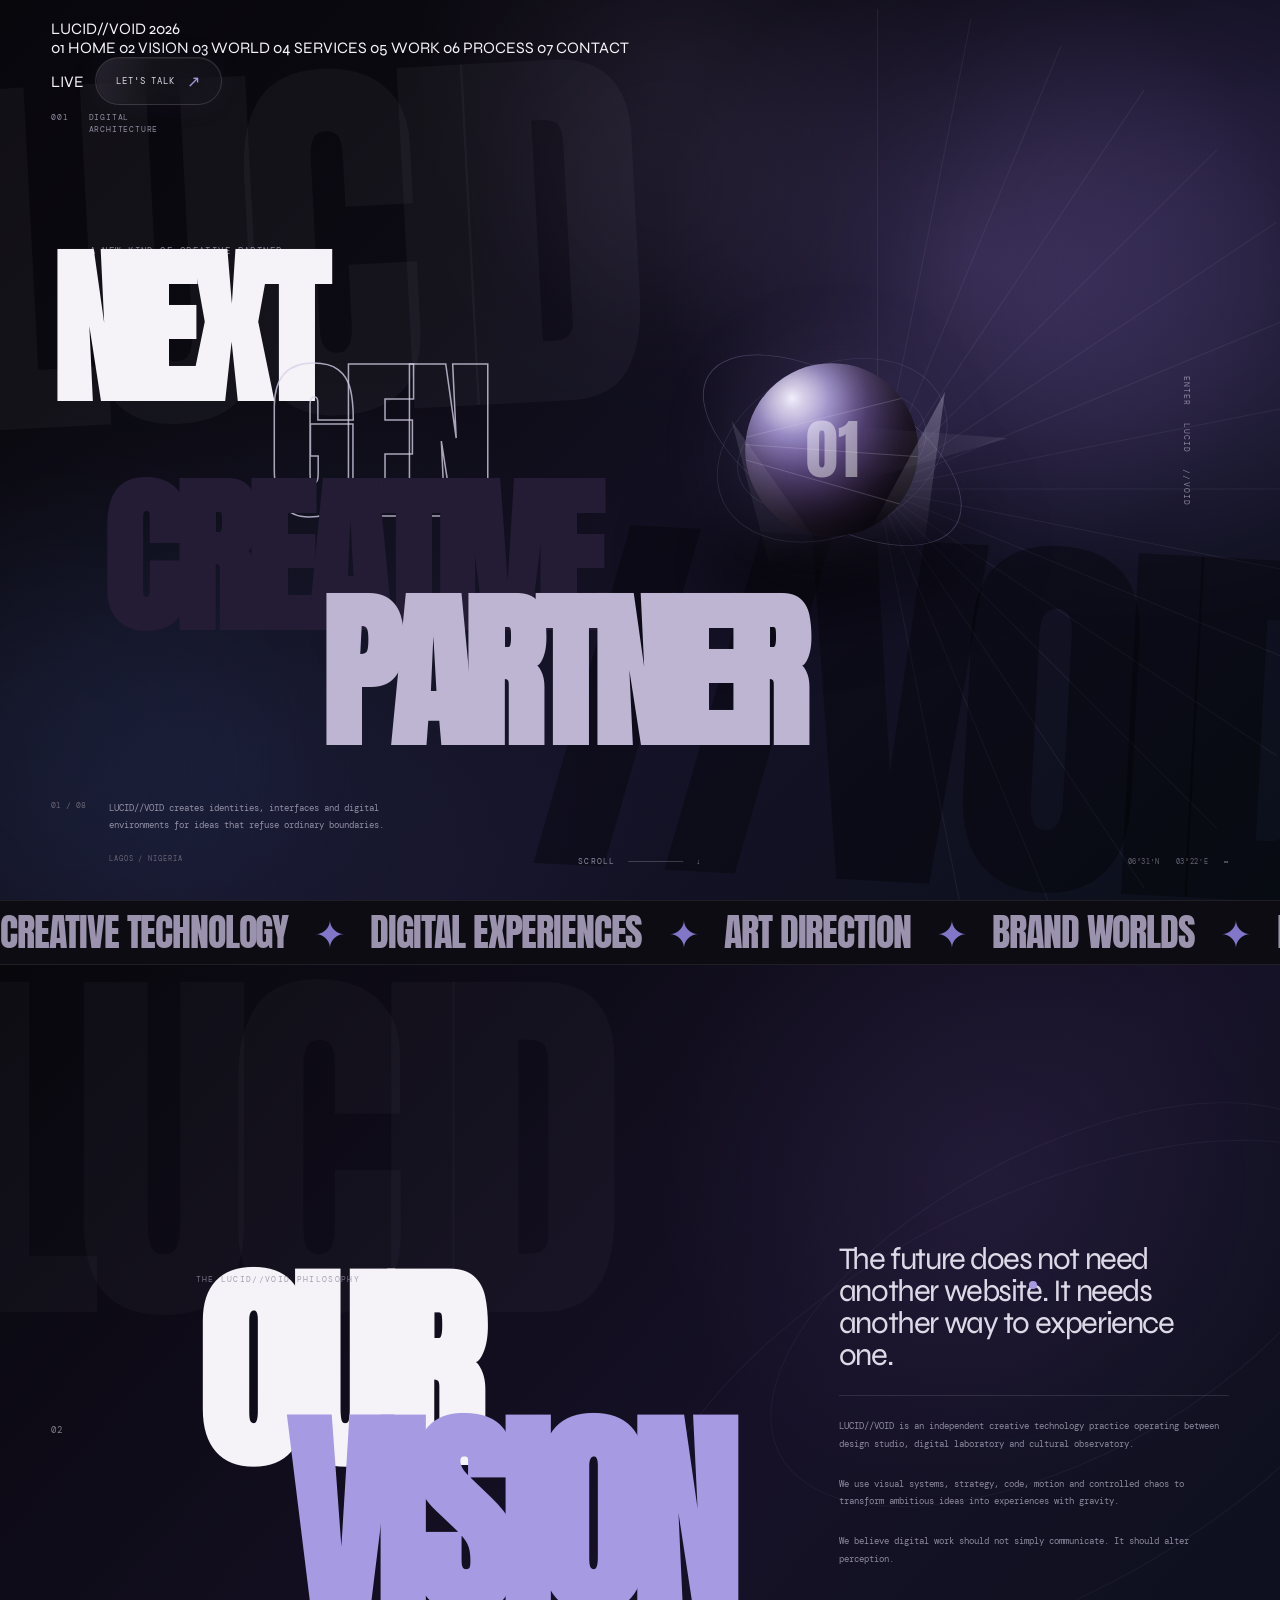
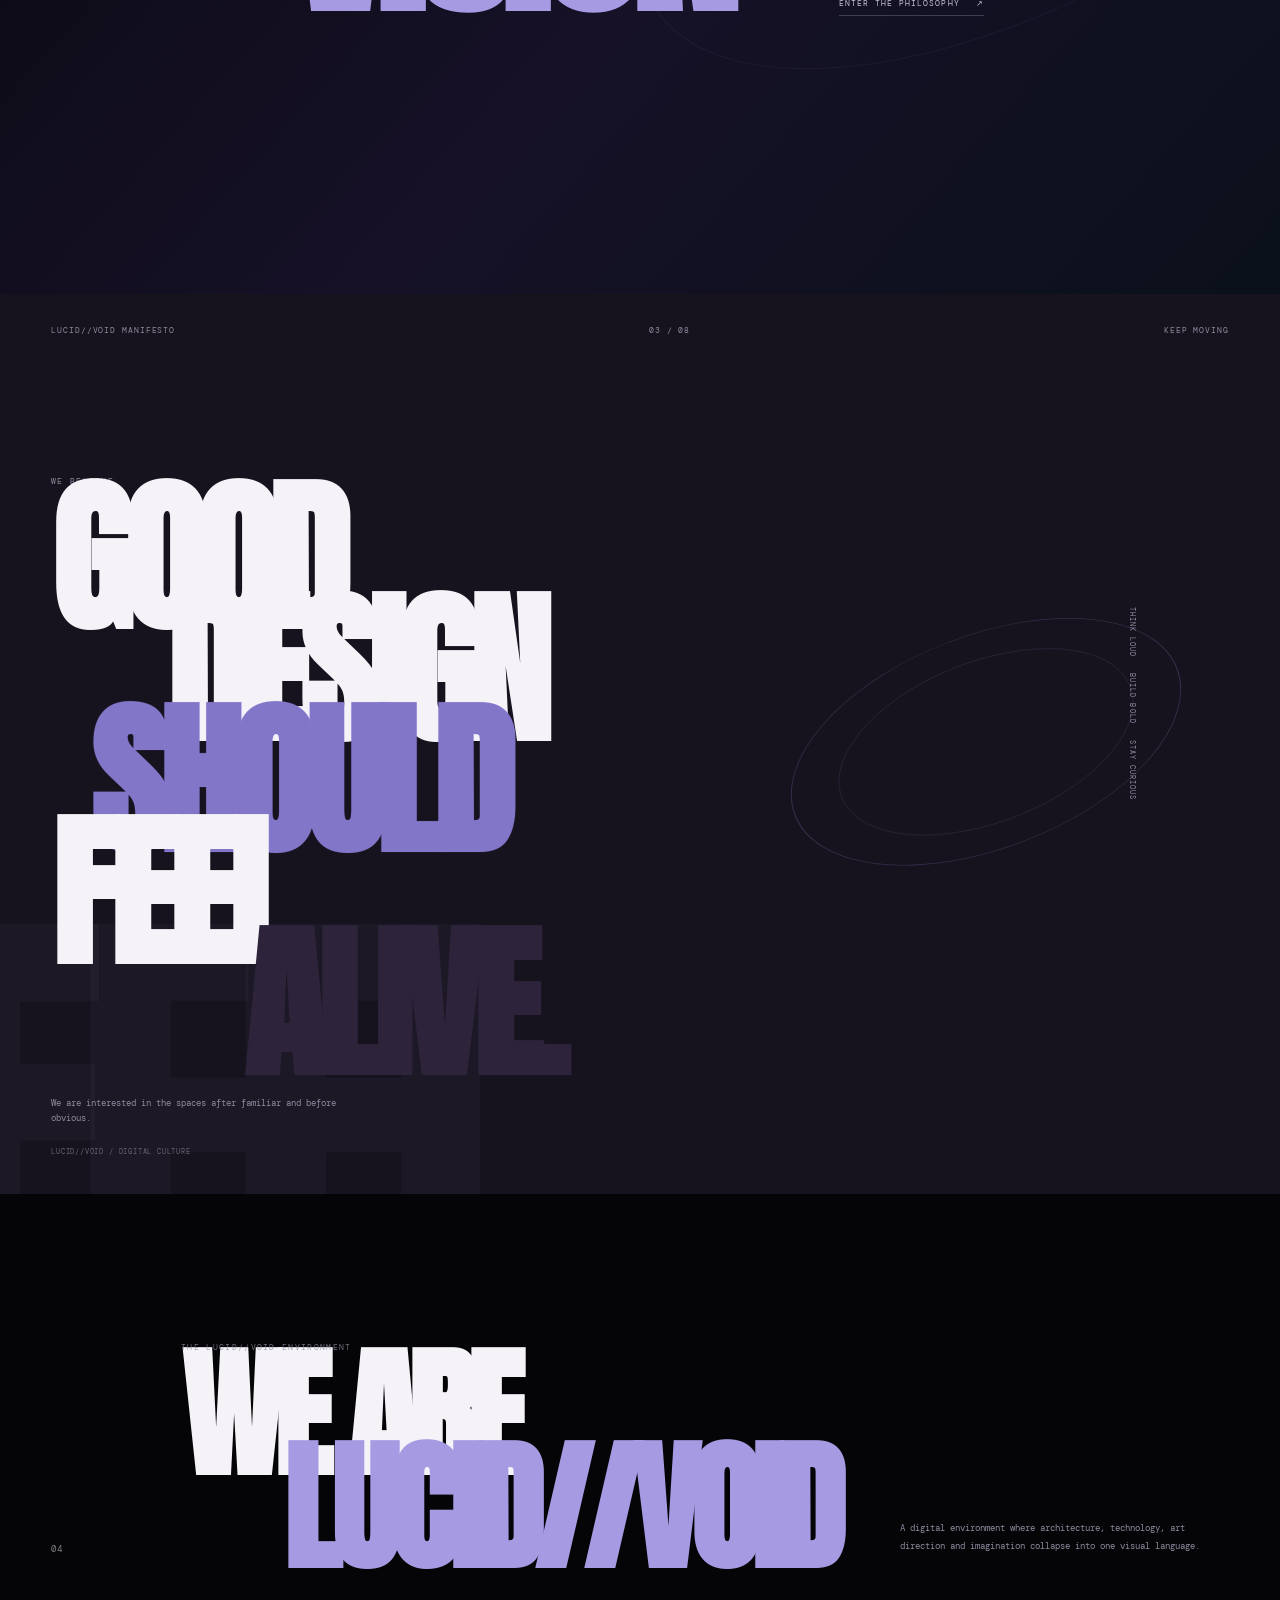
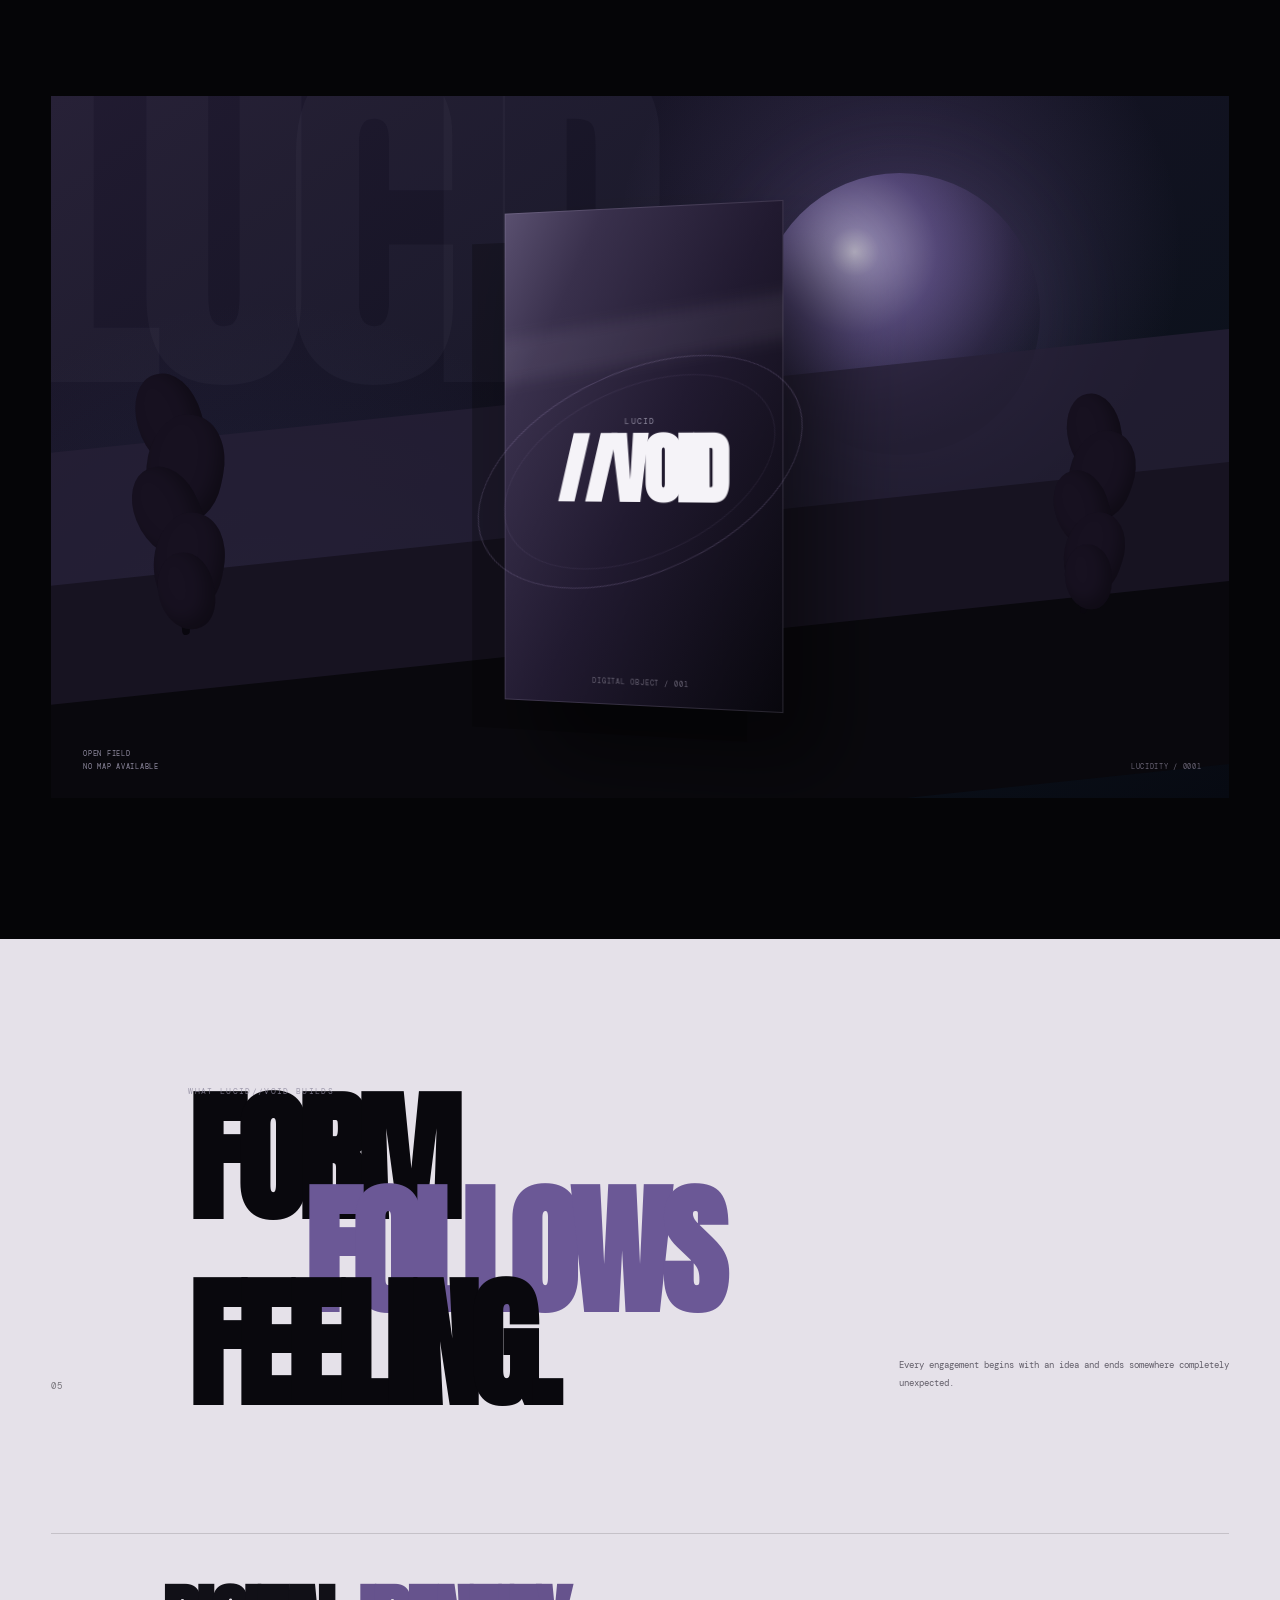
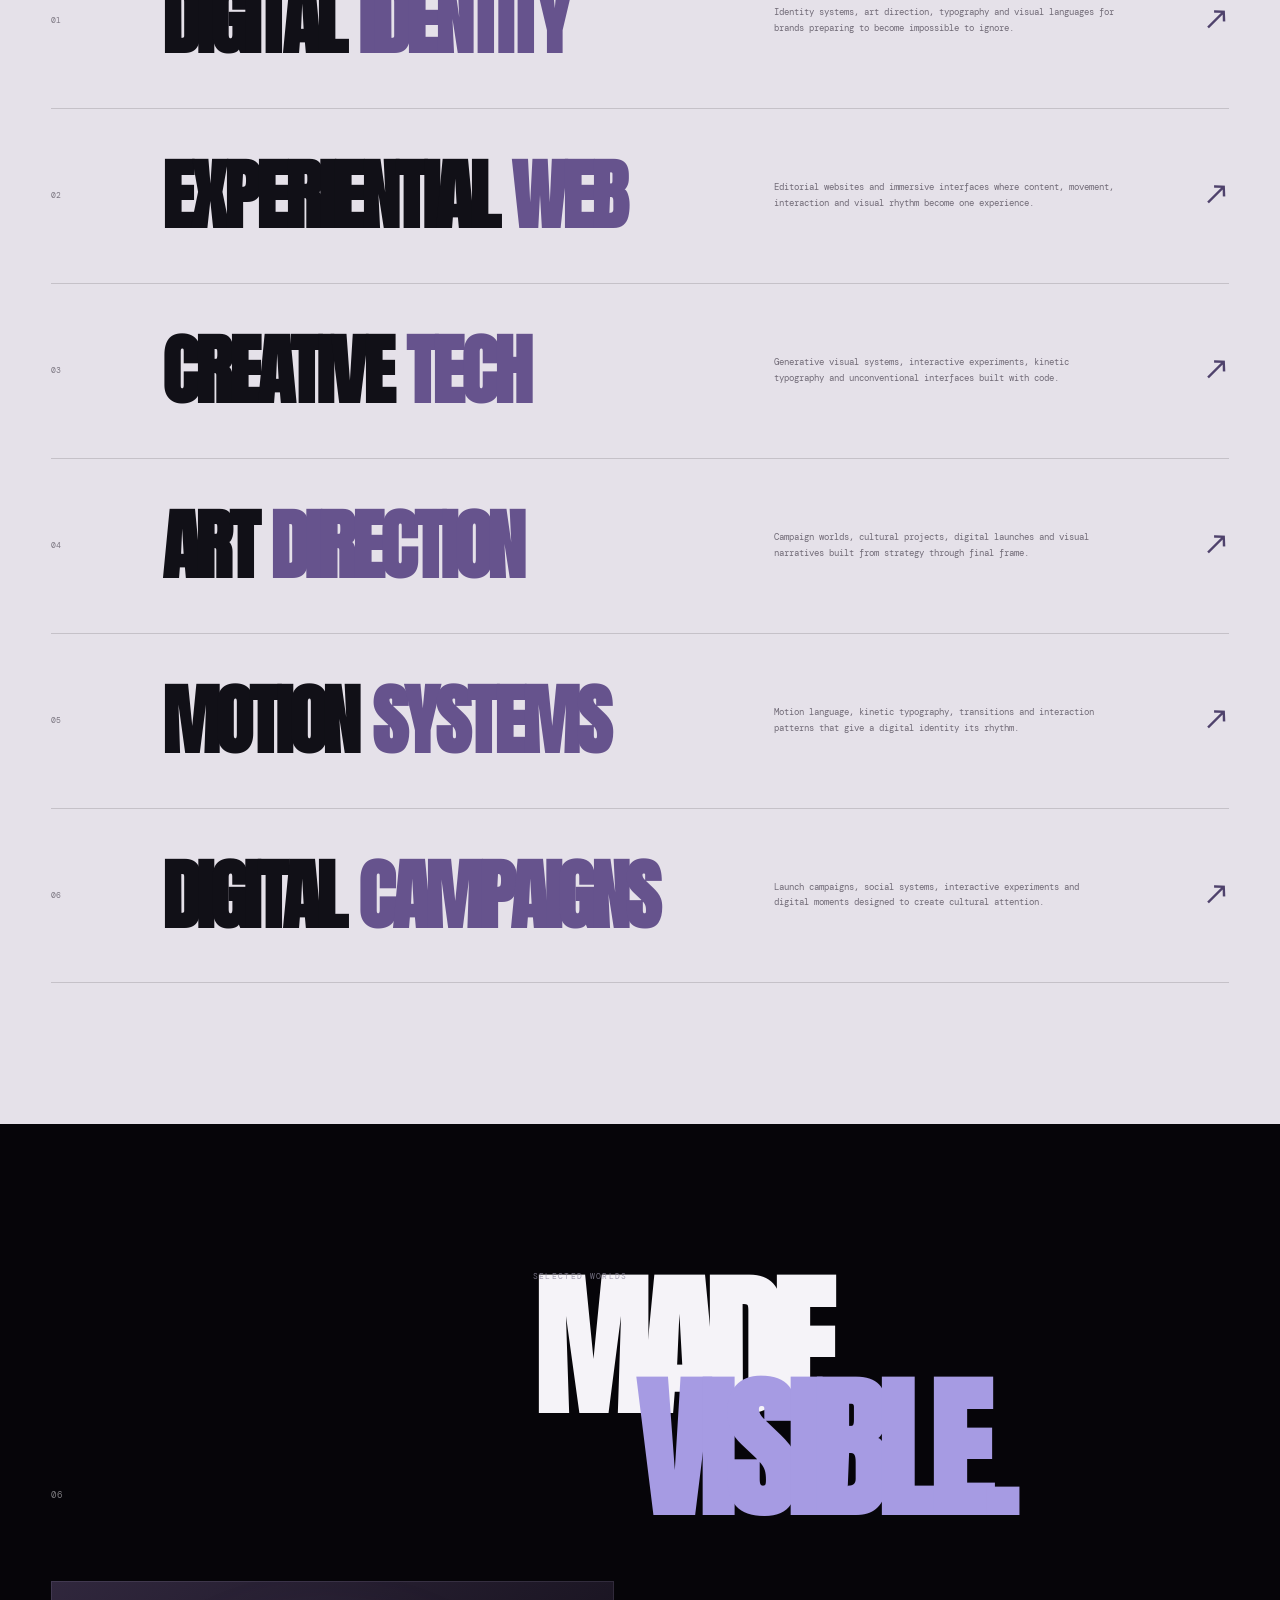
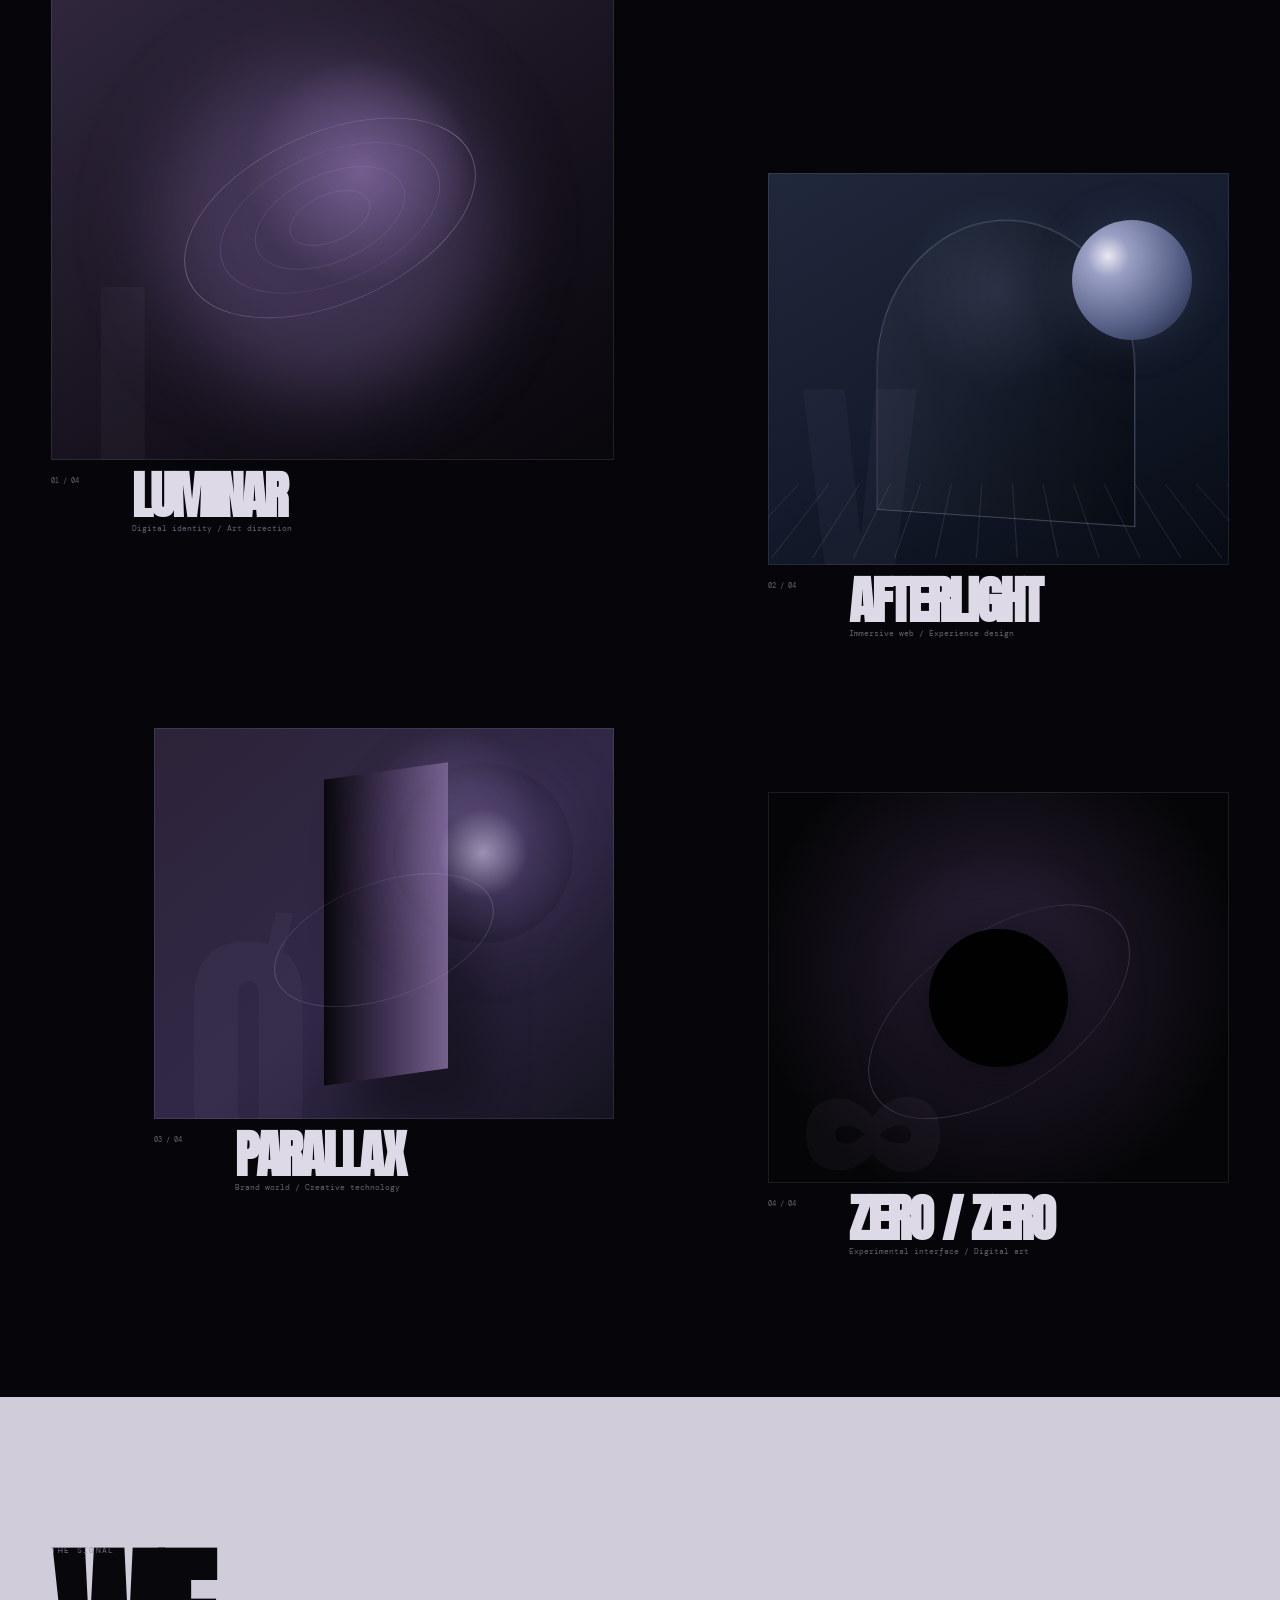
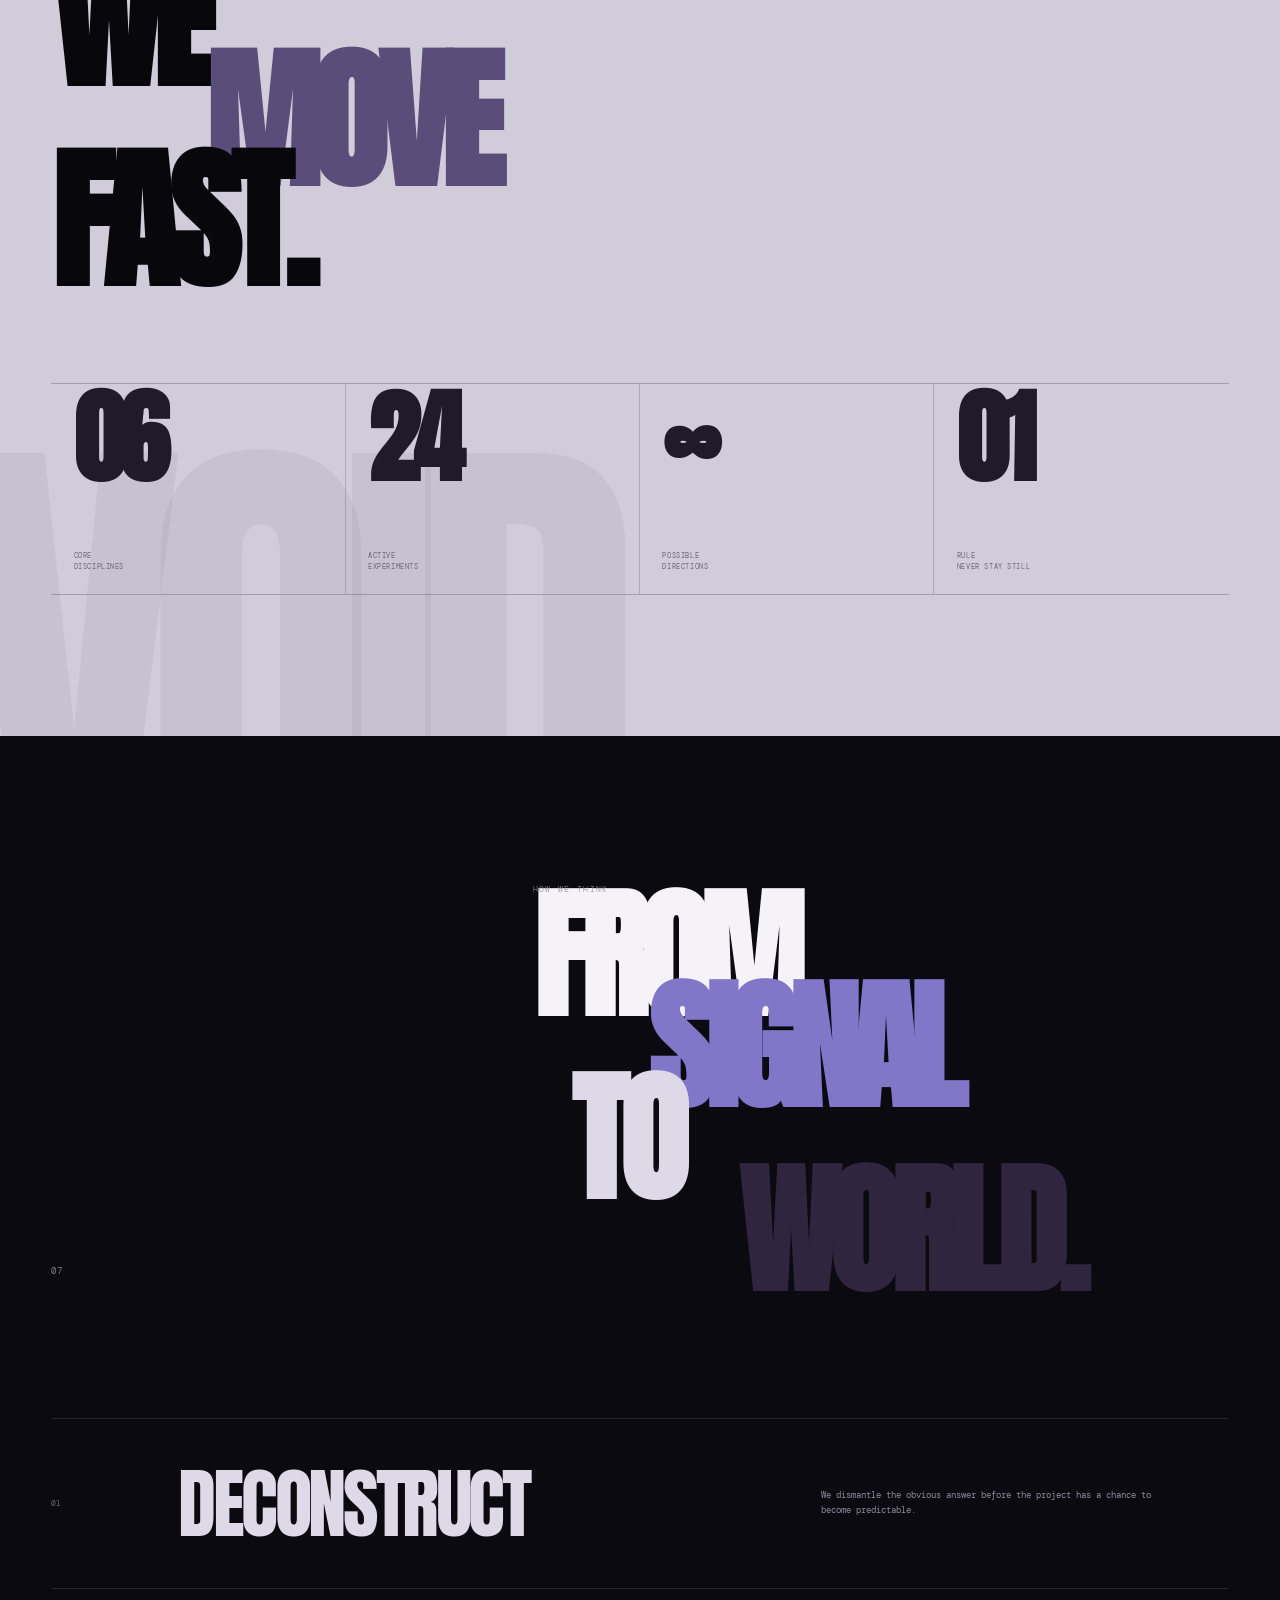
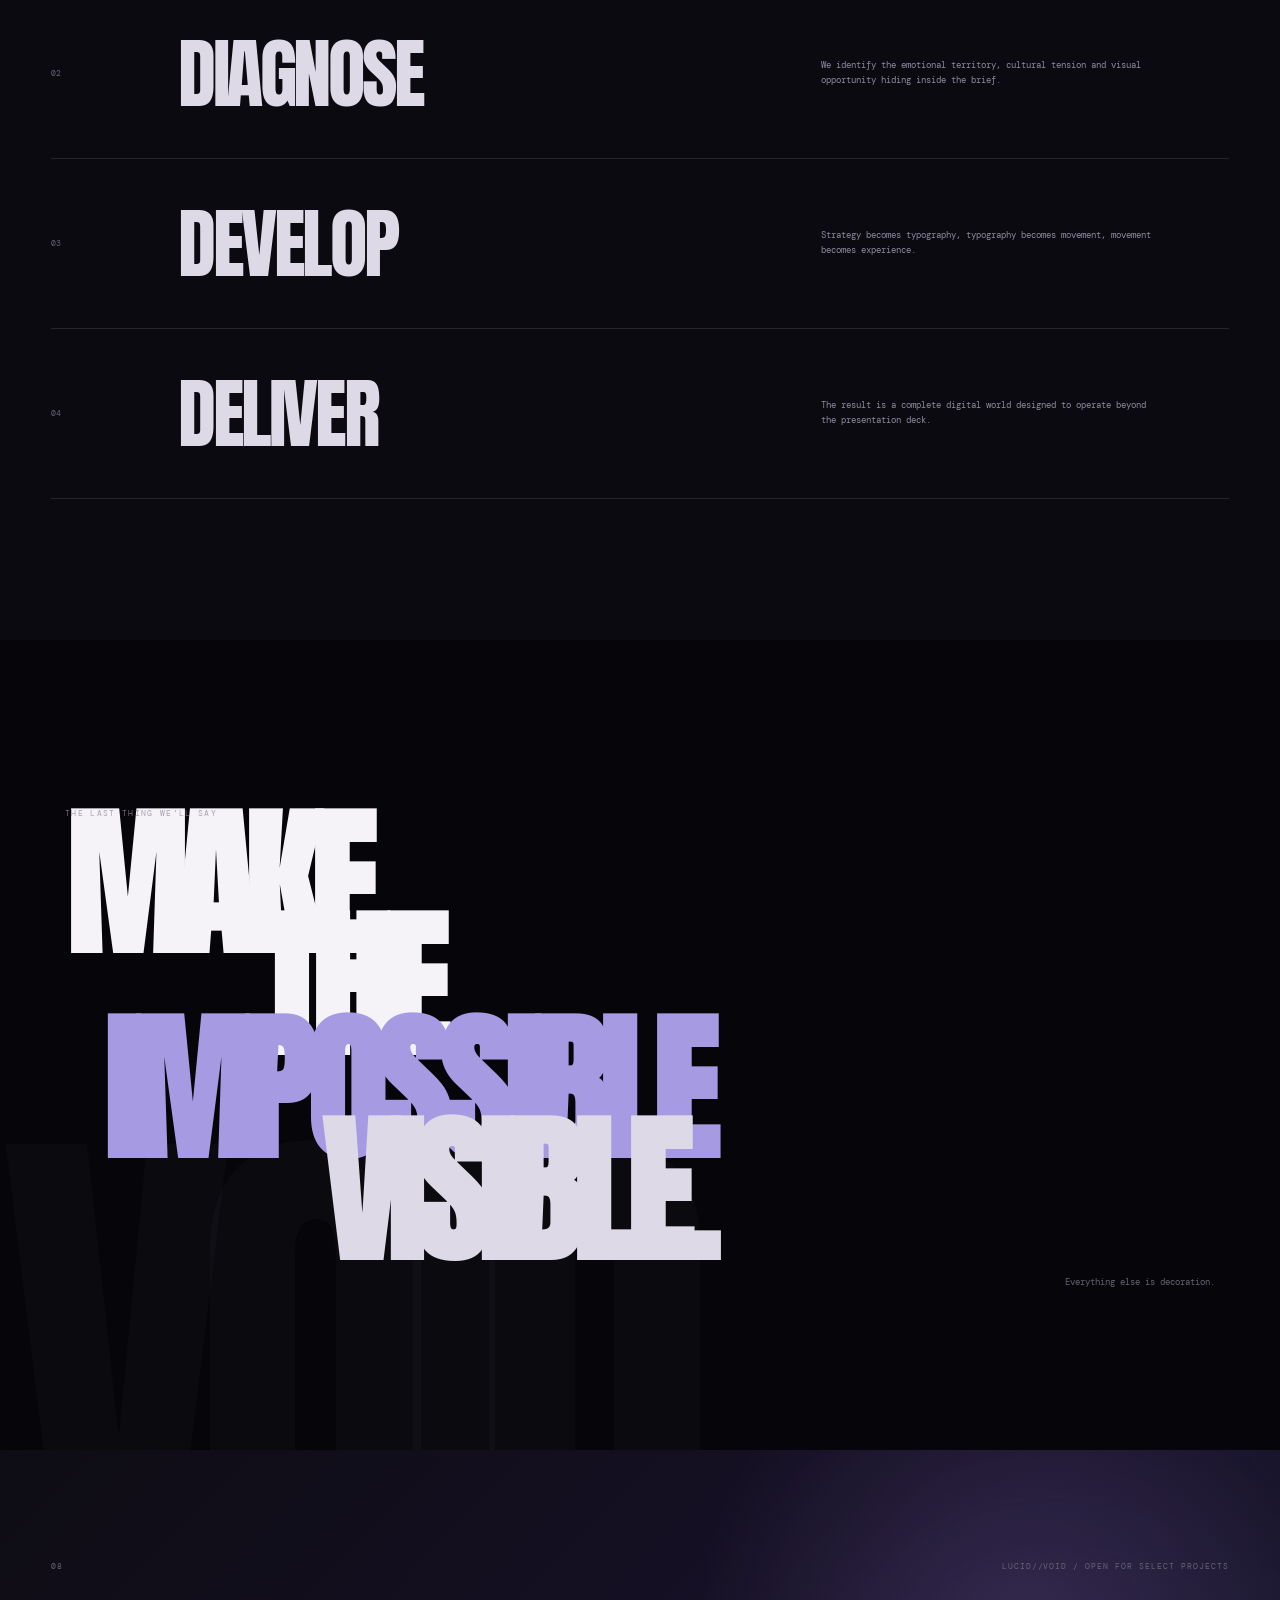
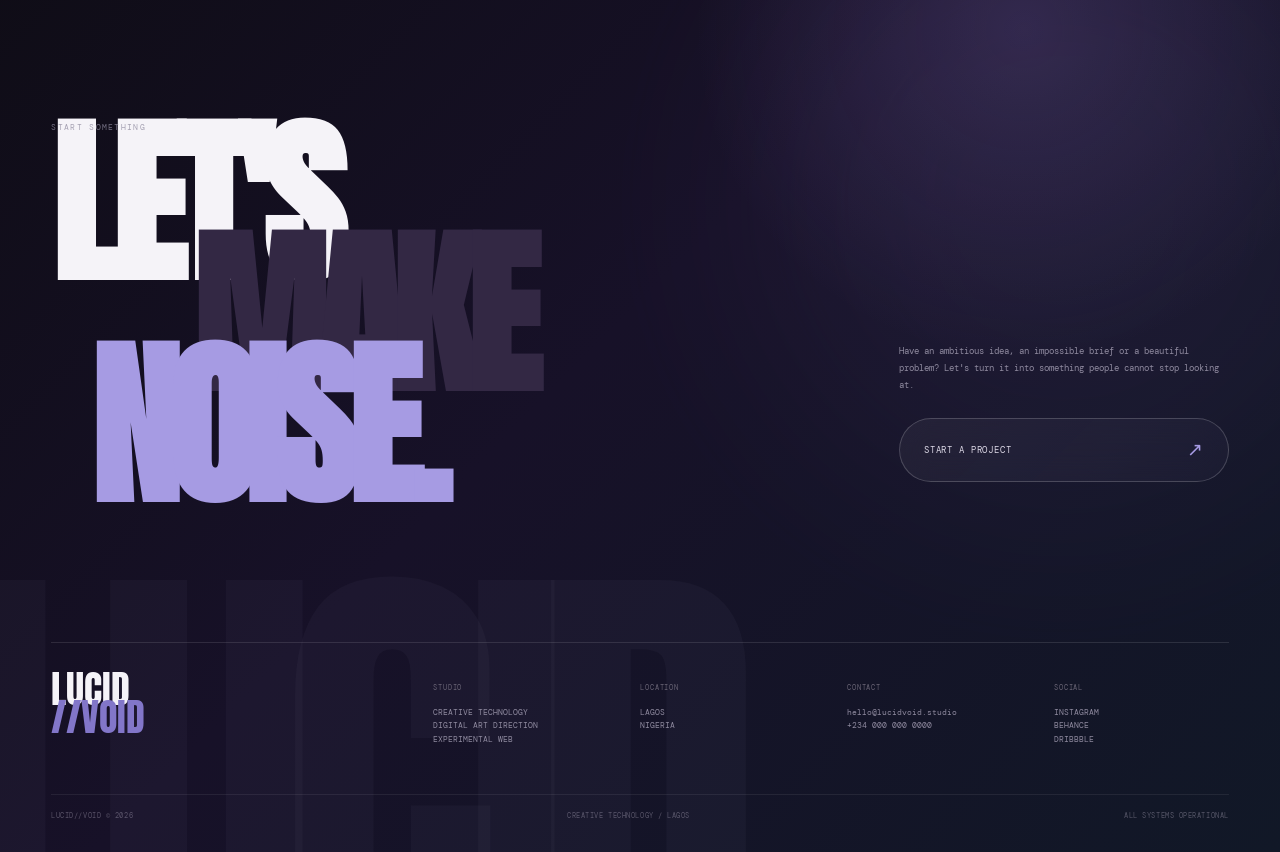
<file: lucid-void2.html>
<!DOCTYPE html>
<html lang="en">

<head>

    <!-- =====================================================
         DOCUMENT CONFIGURATION
    ====================================================== -->

    <meta charset="UTF-8">

    <meta name="viewport" content="width=device-width, initial-scale=1.0">

    <meta name="theme-color" content="#0b060d">

    <meta name="description"
        content="LUCID//VOID — Creative technology, digital art direction, experimental web design and immersive brand experiences.">

    <meta name="author" content="LUCID//VOID">

    <meta name="robots" content="index, follow">


    <!-- =====================================================
         TITLE
    ====================================================== -->

    <title>
        LUCID//VOID — Creative Technology Studio
    </title>


    <!-- =====================================================
         GOOGLE FONTS
    ====================================================== -->

    <link rel="preconnect" href="https://fonts.googleapis.com">

    <link rel="preconnect" href="https://fonts.gstatic.com" crossorigin>

    <link
        href="https://fonts.googleapis.com/css2?family=Anton&family=DM+Mono:wght@300;400;500&family=Syne:wght@400;500;600;700;800&display=swap"
        rel="stylesheet">


    <!-- =====================================================
         STYLESHEET
    ====================================================== -->

    <link rel="stylesheet" href="assets/css/lucid-void2.css">

</head>


<body class="lucid-void-page">


    <!-- =====================================================
         GLOBAL ATMOSPHERIC LAYERS
    ====================================================== -->

    <div class="site-noise" aria-hidden="true"></div>


    <div class="cursor-orb" aria-hidden="true"></div>


    <!-- =====================================================
         SITE HEADER
    ====================================================== -->

    <header class="site-header lucid-navbar">
        <div class="lucid-nav-container">

            <!-- BRAND -->
            <a href="#hero" class="lucid-navbar-brand" aria-label="LUCID//VOID home">
                <span class="brand-text">LUCID<span class="brand-slash">//</span>VOID</span>
                <span class="brand-year">2026</span>
            </a>

            <!-- NAVIGATION LINKS -->
            <nav class="lucid-navigation" aria-label="Main navigation">
                <a href="#hero" class="nav-item active">
                    <span class="nav-num">01</span>
                    <span class="nav-label">HOME</span>
                </a>
                <a href="#vision" class="nav-item">
                    <span class="nav-num">02</span>
                    <span class="nav-label">VISION</span>
                </a>
                <a href="#world" class="nav-item">
                    <span class="nav-num">03</span>
                    <span class="nav-label">WORLD</span>
                </a>
                <a href="#services" class="nav-item">
                    <span class="nav-num">04</span>
                    <span class="nav-label">SERVICES</span>
                </a>
                <a href="#work" class="nav-item">
                    <span class="nav-num">05</span>
                    <span class="nav-label">WORK</span>
                </a>
                <a href="#process" class="nav-item">
                    <span class="nav-num">06</span>
                    <span class="nav-label">PROCESS</span>
                </a>
                <a href="#contact" class="nav-item">
                    <span class="nav-num">07</span>
                    <span class="nav-label">CONTACT</span>
                </a>
            </nav>

            <!-- ACTIONS & STATUS -->
            <div class="header-actions">
                <div class="nav-status">
                    <span class="status-pulse"></span>
                    <span>LIVE</span>
                </div>

                <a href="#contact" class="header-talk">
                    <span>LET'S TALK</span>
                    <span class="header-talk-arrow">↗</span>
                </a>

                <button class="lucid-navbar-toggle" type="button" aria-label="Open navigation" aria-expanded="false">
                    <span></span>
                    <span></span>
                </button>
            </div>

        </div>
    </header>

    <div class="lucid-nav-backdrop" aria-hidden="true"></div>


    <main>


        <!-- =================================================
             HERO
        ================================================== -->

        <section class="hero" id="hero">

            <!-- HERO GRADIENT -->

            <div class="hero-gradient" aria-hidden="true"></div>


            <!-- HERO ATMOSPHERIC GLOWS -->

            <div class="hero-glow hero-glow--one" aria-hidden="true"></div>

            <div class="hero-glow hero-glow--two" aria-hidden="true"></div>

            <div class="hero-glow hero-glow--three" aria-hidden="true"></div>


            <!-- HERO SUNBURST -->

            <div class="hero-sunburst" aria-hidden="true">

                <i></i>
                <i></i>
                <i></i>
                <i></i>
                <i></i>
                <i></i>
                <i></i>
                <i></i>
                <i></i>
                <i></i>
                <i></i>
                <i></i>
                <i></i>
                <i></i>
                <i></i>
                <i></i>
                <i></i>

            </div>


            <!-- MASSIVE BACKGROUND TYPOGRAPHY -->

            <div class="hero-bg-word hero-bg-word--top" aria-hidden="true">
                LUCID
            </div>


            <div class="hero-bg-word hero-bg-word--bottom" aria-hidden="true">
                //VOID
            </div>


            <!-- HERO CONTENT GRID -->

            <div class="hero-grid">


                <!-- HERO META -->

                <div class="hero-meta hero-meta--top">

                    <span>
                        001
                    </span>

                    <span>
                        DIGITAL<br>
                        ARCHITECTURE
                    </span>

                </div>


                <!-- HERO TITLE -->

                <div class="hero-title-wrap">

                    <p class="hero-kicker">
                        A NEW KIND OF CREATIVE PARTNER
                    </p>


                    <h1 class="hero-title">

                        <span class="hero-title-line hero-title-line--one">
                            NEXT
                        </span>

                        <span class="hero-title-line hero-title-line--two">
                            GEN
                        </span>

                        <span class="hero-title-line hero-title-line--three">
                            CREATIVE
                        </span>

                        <span class="hero-title-line hero-title-line--four">
                            <em>PARTNER</em>
                        </span>

                    </h1>

                </div>


                <!-- CENTRAL ABSTRACT OBJECT -->

                <div class="hero-art" aria-hidden="true">

                    <div class="art-shadow"></div>


                    <div class="art-orbit art-orbit--one"></div>

                    <div class="art-orbit art-orbit--two"></div>

                    <div class="art-orbit art-orbit--three"></div>


                    <div class="art-sphere">

                        <div class="sphere-highlight"></div>

                        <div class="sphere-grid sphere-grid--one"></div>

                        <div class="sphere-grid sphere-grid--two"></div>

                        <div class="sphere-grid sphere-grid--three"></div>

                        <span class="sphere-mark">
                            01
                        </span>

                    </div>


                    <div class="art-spike art-spike--one"></div>

                    <div class="art-spike art-spike--two"></div>

                    <div class="art-spike art-spike--three"></div>

                </div>


                <!-- VERTICAL BRAND LABEL -->

                <div class="hero-vertical">

                    <span>
                        ENTER
                    </span>

                    <span>
                        LUCID
                    </span>

                    <span>
                        //VOID
                    </span>

                </div>


                <!-- HERO EDITORIAL COPY -->

                <div class="hero-editorial">

                    <div class="hero-editorial-index">
                        01 / 08
                    </div>


                    <div class="hero-editorial-copy">

                        <p>
                            LUCID//VOID creates identities,
                            interfaces and digital environments
                            for ideas that refuse ordinary
                            boundaries.
                        </p>

                        <span>
                            LAGOS / NIGERIA
                        </span>

                    </div>

                </div>


                <!-- SCROLL INDICATOR -->

                <a href="#vision" class="hero-scroll">

                    <span>
                        SCROLL
                    </span>

                    <span class="hero-scroll-line"></span>

                    <span>
                        ↓
                    </span>

                </a>


                <!-- HERO COORDINATES -->

                <div class="hero-coordinates">

                    <span>
                        06°31′N
                    </span>

                    <span>
                        03°22′E
                    </span>

                    <span>
                        ∞
                    </span>

                </div>

            </div>

        </section>



        <!-- =================================================
             MOVING DISCIPLINE STRIP
        ================================================== -->

        <section class="ticker" aria-label="LUCID VOID disciplines">

            <div class="ticker-track">

                <span>
                    CREATIVE TECHNOLOGY
                </span>

                <span>✦</span>

                <span>
                    DIGITAL EXPERIENCES
                </span>

                <span>✦</span>

                <span>
                    ART DIRECTION
                </span>

                <span>✦</span>

                <span>
                    BRAND WORLDS
                </span>

                <span>✦</span>

                <span>
                    EXPERIMENTAL WEB
                </span>

                <span>✦</span>


                <span>
                    CREATIVE TECHNOLOGY
                </span>

                <span>✦</span>

                <span>
                    DIGITAL EXPERIENCES
                </span>

                <span>✦</span>

                <span>
                    ART DIRECTION
                </span>

                <span>✦</span>

                <span>
                    BRAND WORLDS
                </span>

                <span>✦</span>

                <span>
                    EXPERIMENTAL WEB
                </span>

                <span>✦</span>

            </div>

        </section>



        <!-- =================================================
             VISION
        ================================================== -->

        <section class="vision" id="vision">

            <!-- GIANT BACKGROUND TEXT -->

            <div class="vision-bg-text" aria-hidden="true">
                LUCID
            </div>


            <div class="vision-layout">


                <!-- INDEX -->

                <div class="section-index">
                    02
                </div>


                <!-- HEADING -->

                <div class="vision-heading">

                    <span class="section-eyebrow">
                        THE LUCID//VOID PHILOSOPHY
                    </span>


                    <h2>

                        <span>
                            OUR
                        </span>

                        <em>
                            VISION
                        </em>

                    </h2>

                </div>


                <!-- DESCRIPTION -->

                <div class="vision-copy">

                    <p class="vision-lead">
                        The future does not need another
                        website. It needs another way to
                        experience one.
                    </p>


                    <div class="vision-rule"></div>


                    <p>
                        LUCID//VOID is an independent
                        creative technology practice
                        operating between design studio,
                        digital laboratory and cultural
                        observatory.
                    </p>


                    <p>
                        We use visual systems, strategy,
                        code, motion and controlled chaos
                        to transform ambitious ideas into
                        experiences with gravity.
                    </p>


                    <p>
                        We believe digital work should not
                        simply communicate. It should alter
                        perception.
                    </p>


                    <a href="#manifesto" class="editorial-link">

                        <span>
                            ENTER THE PHILOSOPHY
                        </span>

                        <span>
                            ↗
                        </span>

                    </a>

                </div>

            </div>


            <!-- ORBITAL DECORATION -->

            <div class="vision-orbit vision-orbit--one" aria-hidden="true"></div>


            <div class="vision-orbit vision-orbit--two" aria-hidden="true"></div>


            <div class="vision-point" aria-hidden="true"></div>

        </section>



        <!-- =================================================
             MANIFESTO
        ================================================== -->

        <section class="manifesto" id="manifesto">

            <div class="manifesto-topline">

                <span>
                    LUCID//VOID MANIFESTO
                </span>

                <span>
                    03 / 08
                </span>

                <span>
                    KEEP MOVING
                </span>

            </div>


            <div class="manifesto-stage">


                <!-- BACKGROUND WORD -->

                <div class="manifesto-bg-word" aria-hidden="true">
                    FEEL
                </div>


                <!-- MANIFESTO CONTENT -->

                <div class="manifesto-copy">

                    <p class="manifesto-small">
                        WE BELIEVE
                    </p>


                    <h2>

                        <span>
                            GOOD
                        </span>

                        <span>
                            DESIGN
                        </span>

                        <em>
                            SHOULD
                        </em>

                        <span>
                            FEEL
                        </span>

                        <strong>
                            ALIVE.
                        </strong>

                    </h2>

                </div>


                <!-- SIDE STATEMENTS -->

                <div class="manifesto-side">

                    <span>
                        THINK LOUD
                    </span>

                    <span>
                        BUILD BOLD
                    </span>

                    <span>
                        STAY CURIOUS
                    </span>

                </div>


                <!-- ORBITAL OBJECT -->

                <div class="manifesto-shape" aria-hidden="true">

                    <div class="manifesto-shape-inner"></div>

                </div>


                <!-- BOTTOM COPY -->

                <div class="manifesto-bottom-copy">

                    <p>
                        We are interested in the spaces
                        after familiar and before obvious.
                    </p>

                    <span>
                        LUCID//VOID / DIGITAL CULTURE
                    </span>

                </div>

            </div>

        </section>



        <!-- =================================================
             DREAMSCAPE / FEATURE WORLD
        ================================================== -->

        <section class="feature-world" id="world">

            <!-- SECTION HEADER -->

            <div class="feature-header">

                <div class="section-index">
                    04
                </div>


                <div>

                    <span class="section-eyebrow">
                        THE LUCID//VOID ENVIRONMENT
                    </span>


                    <h2>

                        <span>
                            WE ARE
                        </span>

                        <em>
                            LUCID//VOID
                        </em>

                    </h2>

                </div>


                <div class="feature-header-copy">

                    <p>
                        A digital environment where
                        architecture, technology, art
                        direction and imagination collapse
                        into one visual language.
                    </p>

                </div>

            </div>


            <!-- DREAM LANDSCAPE -->

            <div class="dreamscape">


                <!-- SKY -->

                <div class="dream-sky" aria-hidden="true"></div>


                <!-- GIANT TYPE -->

                <div class="dream-type" aria-hidden="true">
                    LUCID
                </div>


                <!-- SUN -->

                <div class="dream-sun" aria-hidden="true"></div>


                <!-- DISTANT TERRAIN -->

                <div class="landscape-plane landscape-plane--far" aria-hidden="true"></div>


                <div class="landscape-plane landscape-plane--mid" aria-hidden="true"></div>


                <div class="landscape-plane landscape-plane--near" aria-hidden="true"></div>


                <!-- LEFT ABSTRACT TREE -->

                <div class="dream-tree dream-tree--left" aria-hidden="true">

                    <span></span>
                    <span></span>
                    <span></span>
                    <span></span>
                    <span></span>

                </div>


                <!-- RIGHT ABSTRACT TREE -->

                <div class="dream-tree dream-tree--right" aria-hidden="true">

                    <span></span>
                    <span></span>
                    <span></span>
                    <span></span>
                    <span></span>

                </div>


                <!-- CENTRAL LUCID//VOID MONOLITH -->

                <div class="dream-monolith">

                    <span>
                        LUCID
                    </span>

                    <strong>
                        //VOID
                    </strong>

                    <small>
                        DIGITAL OBJECT / 001
                    </small>

                </div>


                <!-- FLOATING ORBIT -->

                <div class="dream-ring" aria-hidden="true">

                    <span></span>

                </div>


                <!-- LANDSCAPE LABEL -->

                <div class="landscape-marker">

                    <span>
                        OPEN FIELD
                    </span>

                    <span>
                        NO MAP AVAILABLE
                    </span>

                </div>


                <div class="landscape-edge-label">
                    LUCIDITY / 0001
                </div>

            </div>

        </section>



        <!-- =================================================
             SERVICES
        ================================================== -->

        <section class="services" id="services">

            <!-- SERVICES INTRO -->

            <div class="services-intro">

                <div class="section-index">
                    05
                </div>


                <div>

                    <span class="section-eyebrow">
                        WHAT LUCID//VOID BUILDS
                    </span>


                    <h2>

                        <span>
                            FORM
                        </span>

                        <em>
                            FOLLOWS
                        </em>

                        <span>
                            FEELING.
                        </span>

                    </h2>

                </div>


                <p>
                    Every engagement begins with an
                    idea and ends somewhere completely
                    unexpected.
                </p>

            </div>


            <!-- SERVICE LIST -->

            <div class="service-list">


                <!-- SERVICE 01 -->

                <article class="service-row">

                    <span class="service-number">
                        01
                    </span>


                    <h3>
                        DIGITAL
                        <em>IDENTITY</em>
                    </h3>


                    <p>
                        Identity systems, art direction,
                        typography and visual languages
                        for brands preparing to become
                        impossible to ignore.
                    </p>


                    <span class="service-arrow">
                        ↗
                    </span>

                </article>


                <!-- SERVICE 02 -->

                <article class="service-row">

                    <span class="service-number">
                        02
                    </span>


                    <h3>
                        EXPERIENTIAL
                        <em>WEB</em>
                    </h3>


                    <p>
                        Editorial websites and immersive
                        interfaces where content, movement,
                        interaction and visual rhythm become
                        one experience.
                    </p>


                    <span class="service-arrow">
                        ↗
                    </span>

                </article>


                <!-- SERVICE 03 -->

                <article class="service-row">

                    <span class="service-number">
                        03
                    </span>


                    <h3>
                        CREATIVE
                        <em>TECH</em>
                    </h3>


                    <p>
                        Generative visual systems, interactive
                        experiments, kinetic typography and
                        unconventional interfaces built with
                        code.
                    </p>


                    <span class="service-arrow">
                        ↗
                    </span>

                </article>


                <!-- SERVICE 04 -->

                <article class="service-row">

                    <span class="service-number">
                        04
                    </span>


                    <h3>
                        ART
                        <em>DIRECTION</em>
                    </h3>


                    <p>
                        Campaign worlds, cultural projects,
                        digital launches and visual narratives
                        built from strategy through final frame.
                    </p>


                    <span class="service-arrow">
                        ↗
                    </span>

                </article>


                <!-- SERVICE 05 -->

                <article class="service-row">

                    <span class="service-number">
                        05
                    </span>


                    <h3>
                        MOTION
                        <em>SYSTEMS</em>
                    </h3>


                    <p>
                        Motion language, kinetic typography,
                        transitions and interaction patterns
                        that give a digital identity its rhythm.
                    </p>


                    <span class="service-arrow">
                        ↗
                    </span>

                </article>


                <!-- SERVICE 06 -->

                <article class="service-row">

                    <span class="service-number">
                        06
                    </span>


                    <h3>
                        DIGITAL
                        <em>CAMPAIGNS</em>
                    </h3>


                    <p>
                        Launch campaigns, social systems,
                        interactive experiments and digital
                        moments designed to create cultural
                        attention.
                    </p>


                    <span class="service-arrow">
                        ↗
                    </span>

                </article>

            </div>

        </section>



        <!-- =================================================
             SELECTED WORLDS
        ================================================== -->

        <section class="work" id="work">

            <!-- WORK INTRO -->

            <div class="work-heading">

                <div class="section-index">
                    06
                </div>


                <div>

                    <span class="section-eyebrow">
                        SELECTED WORLDS
                    </span>


                    <h2>

                        <span>
                            MADE
                        </span>

                        <em>
                            VISIBLE.
                        </em>

                    </h2>

                </div>

            </div>


            <!-- PROJECT GRID -->

            <div class="work-grid">


                <!-- PROJECT 01 -->

                <article class="project project--one">

                    <div class="project-visual project-visual--one">

                        <div class="project-glow" aria-hidden="true"></div>


                        <div class="project-geometry" aria-hidden="true">

                            <span></span>
                            <span></span>
                            <span></span>

                        </div>


                        <div class="project-big-text" aria-hidden="true">
                            L
                        </div>

                    </div>


                    <div class="project-info">

                        <span>
                            01 / 04
                        </span>


                        <h3>
                            LUMINAR
                        </h3>


                        <p>
                            Digital identity / Art direction
                        </p>

                    </div>

                </article>


                <!-- PROJECT 02 -->

                <article class="project project--two">

                    <div class="project-visual project-visual--two">

                        <div class="project-portal" aria-hidden="true"></div>


                        <div class="project-grid-plane" aria-hidden="true"></div>


                        <div class="project-orb" aria-hidden="true"></div>


                        <div class="project-big-text" aria-hidden="true">
                            V
                        </div>

                    </div>


                    <div class="project-info">

                        <span>
                            02 / 04
                        </span>


                        <h3>
                            AFTERLIGHT
                        </h3>


                        <p>
                            Immersive web / Experience design
                        </p>

                    </div>

                </article>


                <!-- PROJECT 03 -->

                <article class="project project--three">

                    <div class="project-visual project-visual--three">

                        <div class="project-column" aria-hidden="true"></div>


                        <div class="project-pink-sun" aria-hidden="true"></div>


                        <div class="project-circle" aria-hidden="true"></div>


                        <div class="project-big-text" aria-hidden="true">
                            Ø
                        </div>

                    </div>


                    <div class="project-info">

                        <span>
                            03 / 04
                        </span>


                        <h3>
                            PARALLAX
                        </h3>


                        <p>
                            Brand world / Creative technology
                        </p>

                    </div>

                </article>


                <!-- PROJECT 04 -->

                <article class="project project--four">

                    <div class="project-visual project-visual--four">

                        <div class="project-void-ring" aria-hidden="true"></div>


                        <div class="project-void-core" aria-hidden="true"></div>


                        <div class="project-big-text" aria-hidden="true">
                            ∞
                        </div>

                    </div>


                    <div class="project-info">

                        <span>
                            04 / 04
                        </span>


                        <h3>
                            ZERO / ZERO
                        </h3>


                        <p>
                            Experimental interface / Digital art
                        </p>

                    </div>

                </article>

            </div>

        </section>



        <!-- =================================================
             SIGNAL / METRICS
        ================================================== -->

        <section class="signal">

            <div class="signal-background" aria-hidden="true">
                VOID
            </div>


            <div class="signal-heading">

                <span class="section-eyebrow">
                    THE SIGNAL
                </span>


                <h2>

                    <span>
                        WE
                    </span>

                    <em>
                        MOVE
                    </em>

                    <span>
                        FAST.
                    </span>

                </h2>

            </div>


            <div class="signal-grid">


                <div class="signal-cell">

                    <strong>
                        06
                    </strong>

                    <span>
                        CORE<br>
                        DISCIPLINES
                    </span>

                </div>


                <div class="signal-cell">

                    <strong>
                        24
                    </strong>

                    <span>
                        ACTIVE<br>
                        EXPERIMENTS
                    </span>

                </div>


                <div class="signal-cell">

                    <strong>
                        ∞
                    </strong>

                    <span>
                        POSSIBLE<br>
                        DIRECTIONS
                    </span>

                </div>


                <div class="signal-cell">

                    <strong>
                        01
                    </strong>

                    <span>
                        RULE<br>
                        NEVER STAY STILL
                    </span>

                </div>

            </div>

        </section>



        <!-- =================================================
             PROCESS
        ================================================== -->

        <section class="process" id="process">

            <div class="process-heading">

                <div class="section-index">
                    07
                </div>


                <div>

                    <span class="section-eyebrow">
                        HOW WE THINK
                    </span>


                    <h2>

                        <span>
                            FROM
                        </span>

                        <em>
                            SIGNAL
                        </em>

                        <span>
                            TO
                        </span>

                        <strong>
                            WORLD.
                        </strong>

                    </h2>

                </div>

            </div>


            <div class="process-list">


                <article class="process-item">

                    <div class="process-number">
                        01
                    </div>


                    <div class="process-name">
                        DECONSTRUCT
                    </div>


                    <p>
                        We dismantle the obvious answer
                        before the project has a chance
                        to become predictable.
                    </p>

                </article>


                <article class="process-item">

                    <div class="process-number">
                        02
                    </div>


                    <div class="process-name">
                        DIAGNOSE
                    </div>


                    <p>
                        We identify the emotional territory,
                        cultural tension and visual opportunity
                        hiding inside the brief.
                    </p>

                </article>


                <article class="process-item">

                    <div class="process-number">
                        03
                    </div>


                    <div class="process-name">
                        DEVELOP
                    </div>


                    <p>
                        Strategy becomes typography,
                        typography becomes movement,
                        movement becomes experience.
                    </p>

                </article>


                <article class="process-item">

                    <div class="process-number">
                        04
                    </div>


                    <div class="process-name">
                        DELIVER
                    </div>


                    <p>
                        The result is a complete digital
                        world designed to operate beyond
                        the presentation deck.
                    </p>

                </article>

            </div>

        </section>



        <!-- =================================================
             FINAL STATEMENT
        ================================================== -->

        <section class="final-statement">

            <div class="final-statement-bg" aria-hidden="true">
                VOID
            </div>


            <div class="final-statement-inner">

                <span class="section-eyebrow">
                    THE LAST THING WE'LL SAY
                </span>


                <h2>

                    <span>
                        MAKE
                    </span>

                    <span>
                        THE
                    </span>

                    <em>
                        IMPOSSIBLE
                    </em>

                    <span>
                        VISIBLE.
                    </span>

                </h2>


                <p>
                    Everything else is decoration.
                </p>

            </div>

        </section>



        <!-- =================================================
             CONTACT
        ================================================== -->

        <section class="contact" id="contact">


            <!-- GIANT BACKGROUND TYPE -->

            <div class="contact-bg" aria-hidden="true">
                LUCID
            </div>


            <!-- CONTACT TOPLINE -->

            <div class="contact-topline">

                <span>
                    08
                </span>

                <span>
                    LUCID//VOID / OPEN FOR SELECT PROJECTS
                </span>

            </div>


            <!-- CONTACT CONTENT -->

            <div class="contact-main">


                <!-- CONTACT HEADING -->

                <div class="contact-copy">

                    <span class="section-eyebrow">
                        START SOMETHING
                    </span>


                    <h2>

                        <span>
                            LET'S
                        </span>

                        <span>
                            MAKE
                        </span>

                        <em>
                            NOISE.
                        </em>

                    </h2>

                </div>


                <!-- CONTACT CTA -->

                <div class="contact-action">

                    <p>
                        Have an ambitious idea, an impossible
                        brief or a beautiful problem?

                        Let's turn it into something people
                        cannot stop looking at.
                    </p>


                    <a href="mailto:hello@lucidvoid.studio" class="contact-button">

                        <span>
                            START A PROJECT
                        </span>

                        <span>
                            ↗
                        </span>

                    </a>

                </div>

            </div>


            <!-- =================================================
                 FOOTER
            ================================================== -->

            <footer class="footer">


                <!-- FOOTER BRAND -->

                <div class="footer-brand">

                    <span>
                        LUCID
                    </span>

                    <span>
                        //VOID
                    </span>

                </div>


                <!-- STUDIO -->

                <div class="footer-column">

                    <span>
                        STUDIO
                    </span>


                    <p>
                        CREATIVE TECHNOLOGY<br>
                        DIGITAL ART DIRECTION<br>
                        EXPERIMENTAL WEB
                    </p>

                </div>


                <!-- LOCATION -->

                <div class="footer-column">

                    <span>
                        LOCATION
                    </span>


                    <p>
                        LAGOS<br>
                        NIGERIA
                    </p>

                </div>


                <!-- CONTACT -->

                <div class="footer-column">

                    <span>
                        CONTACT
                    </span>


                    <p>
                        hello@lucidvoid.studio<br>
                        +234 000 000 0000
                    </p>

                </div>


                <!-- SOCIAL -->

                <div class="footer-column">

                    <span>
                        SOCIAL
                    </span>


                    <p>
                        INSTAGRAM<br>
                        BEHANCE<br>
                        DRIBBBLE
                    </p>

                </div>

            </footer>


            <!-- FOOTER BOTTOM -->

            <div class="footer-bottom">

                <span>
                    LUCID//VOID © 2026
                </span>

                <span>
                    CREATIVE TECHNOLOGY / LAGOS
                </span>

                <span>
                    ALL SYSTEMS OPERATIONAL
                </span>

            </div>

        </section>

    </main>


</body>

</html>
</file>
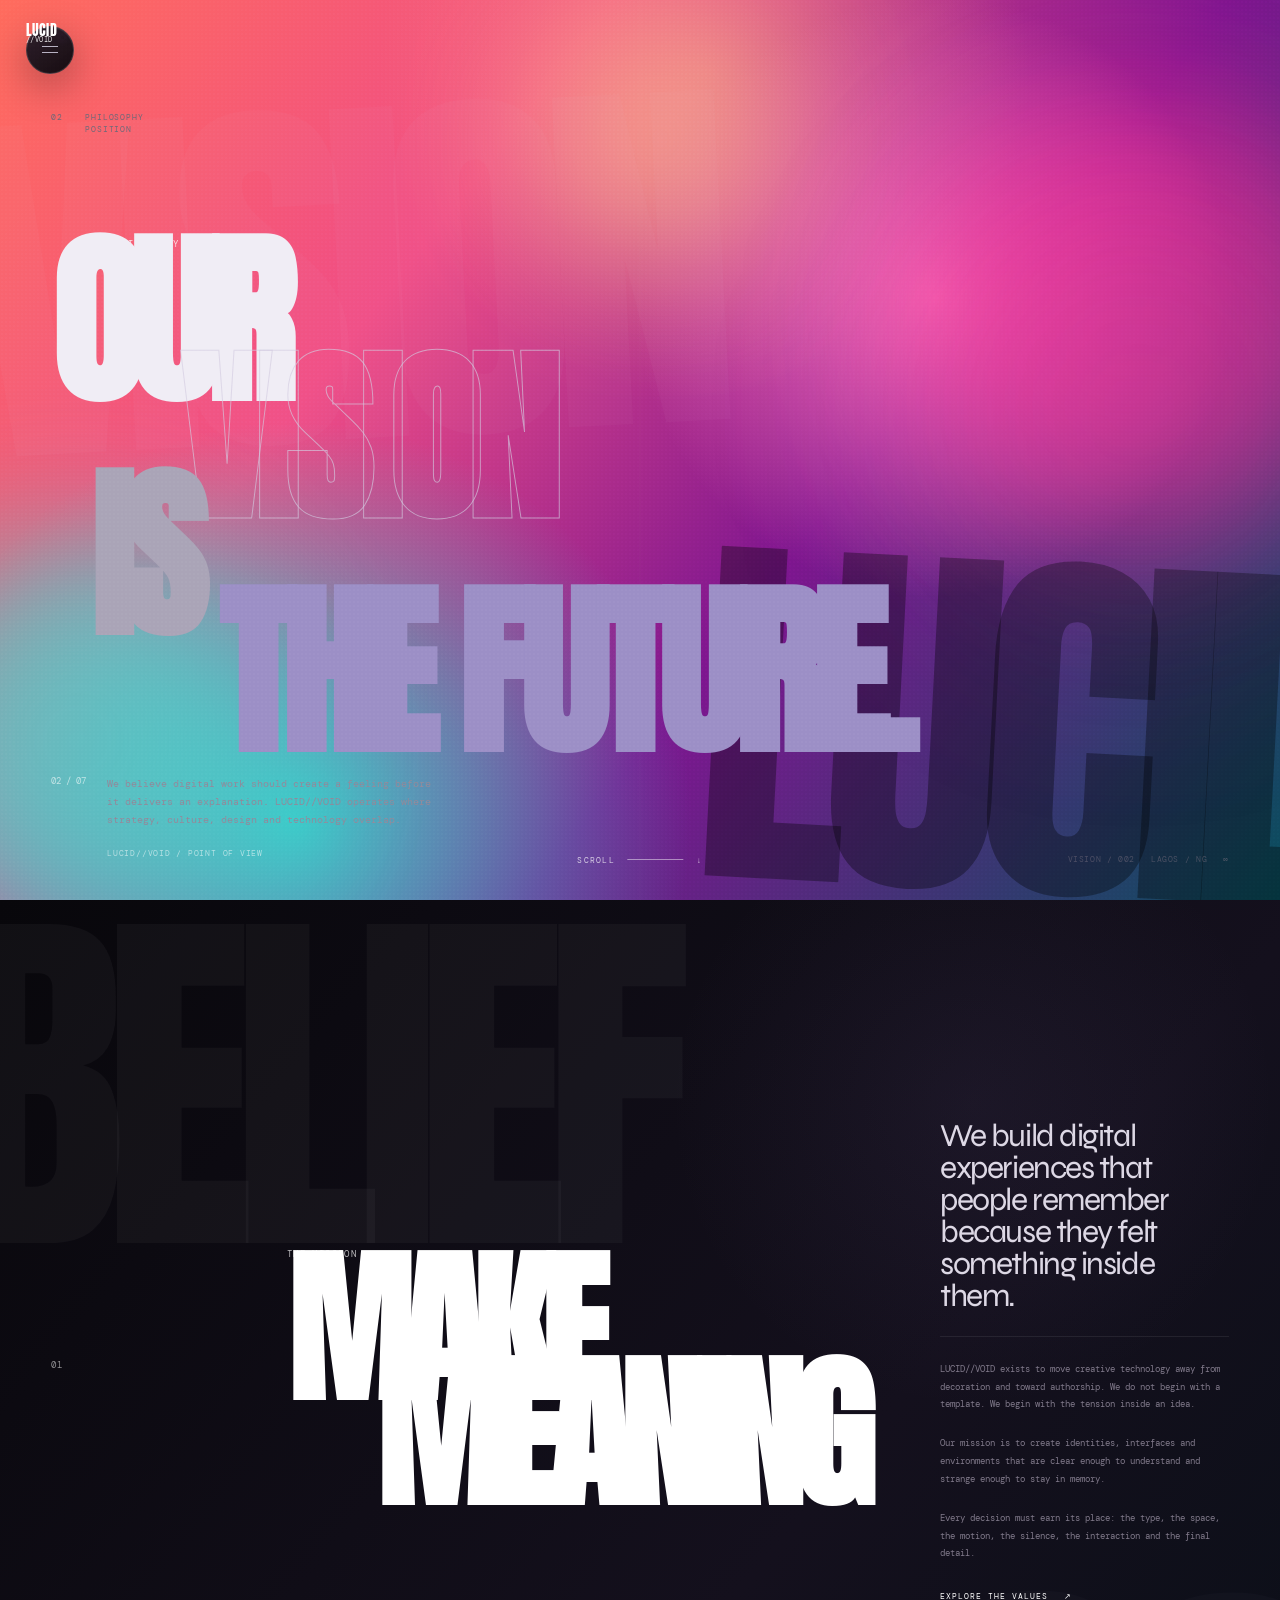
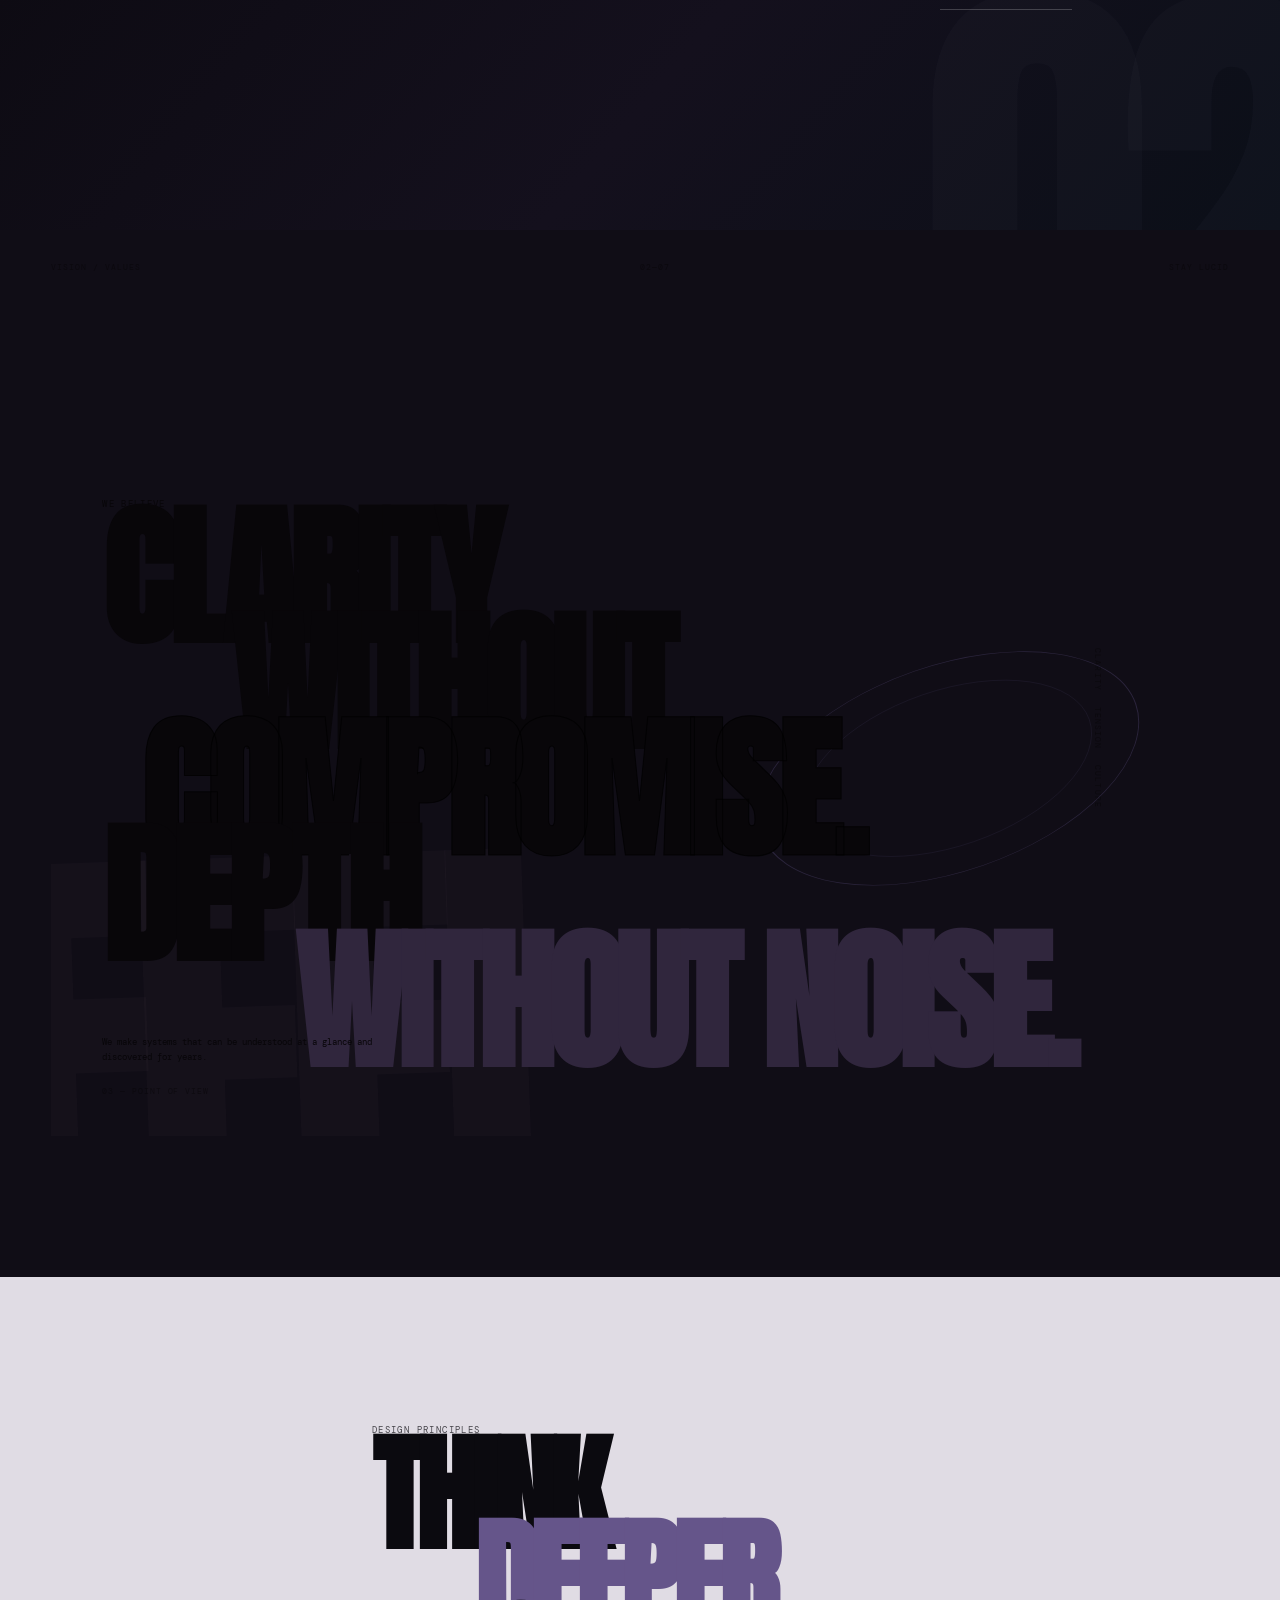
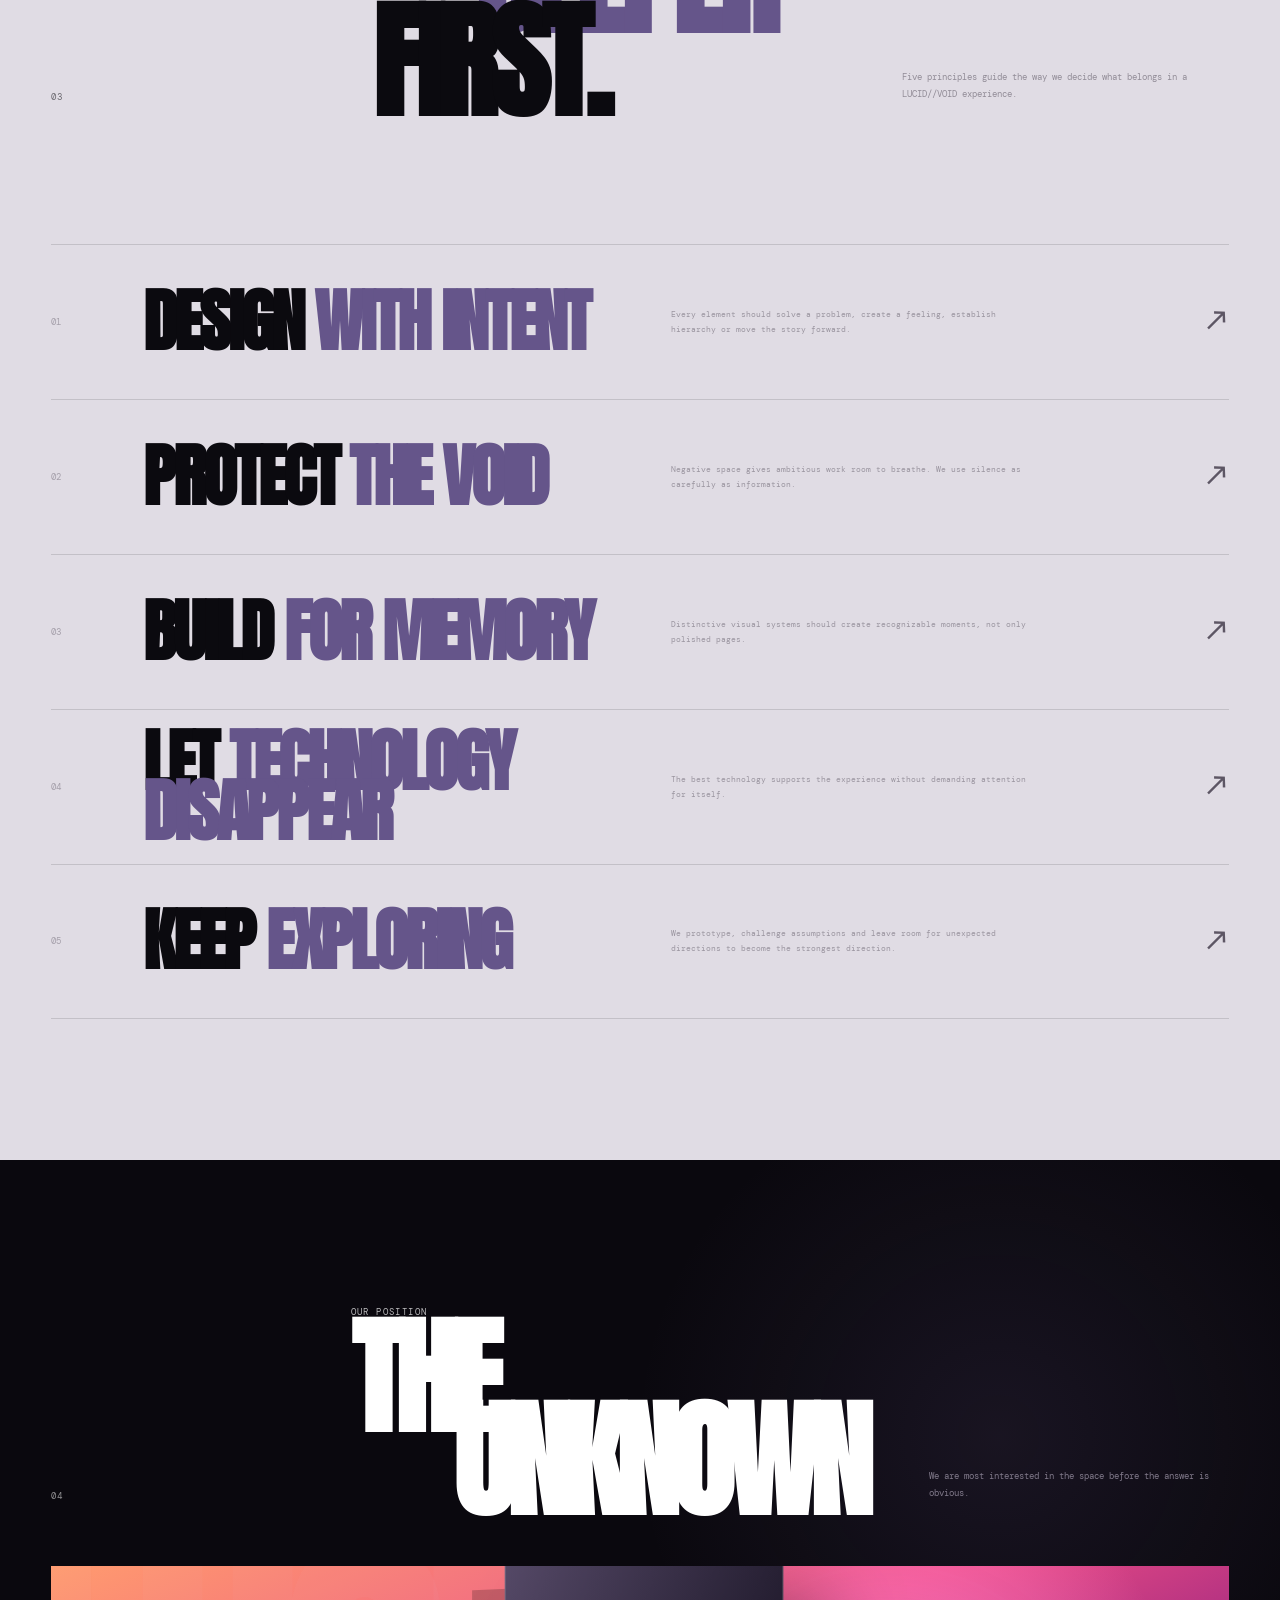
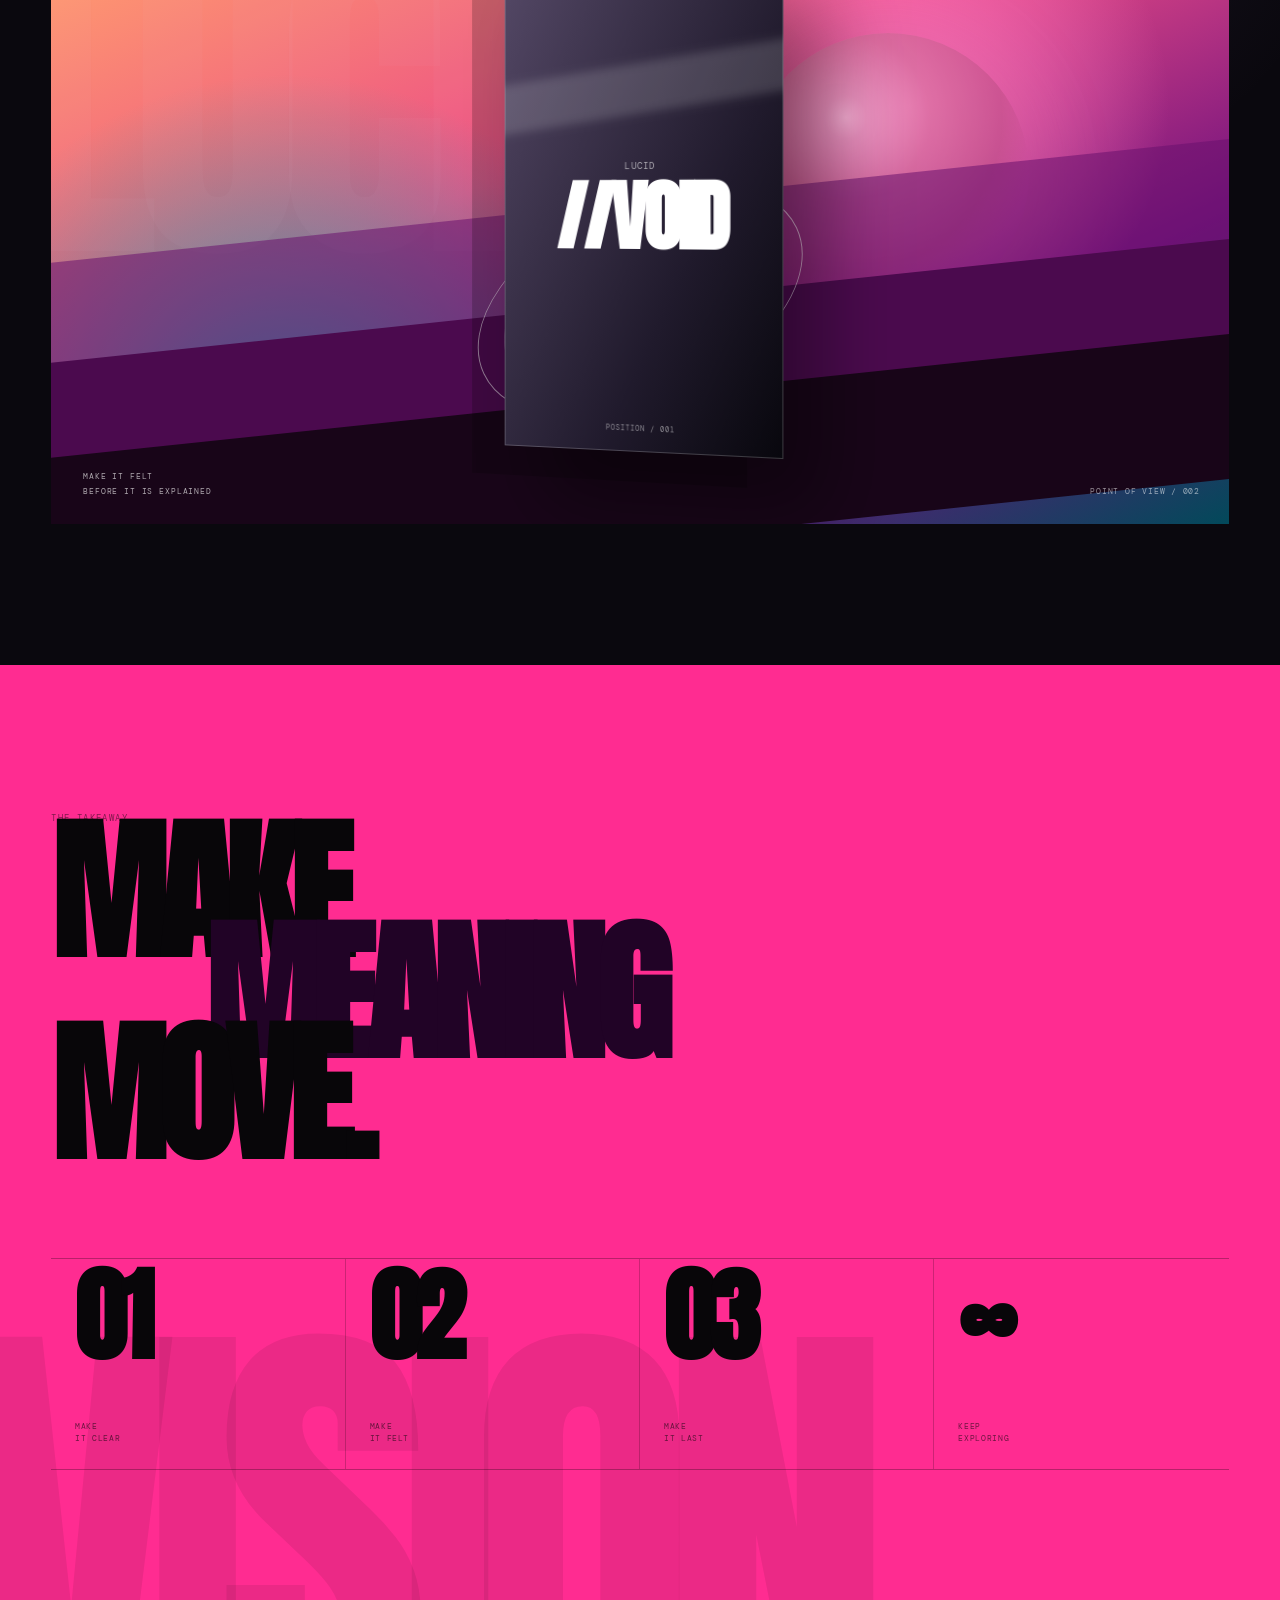
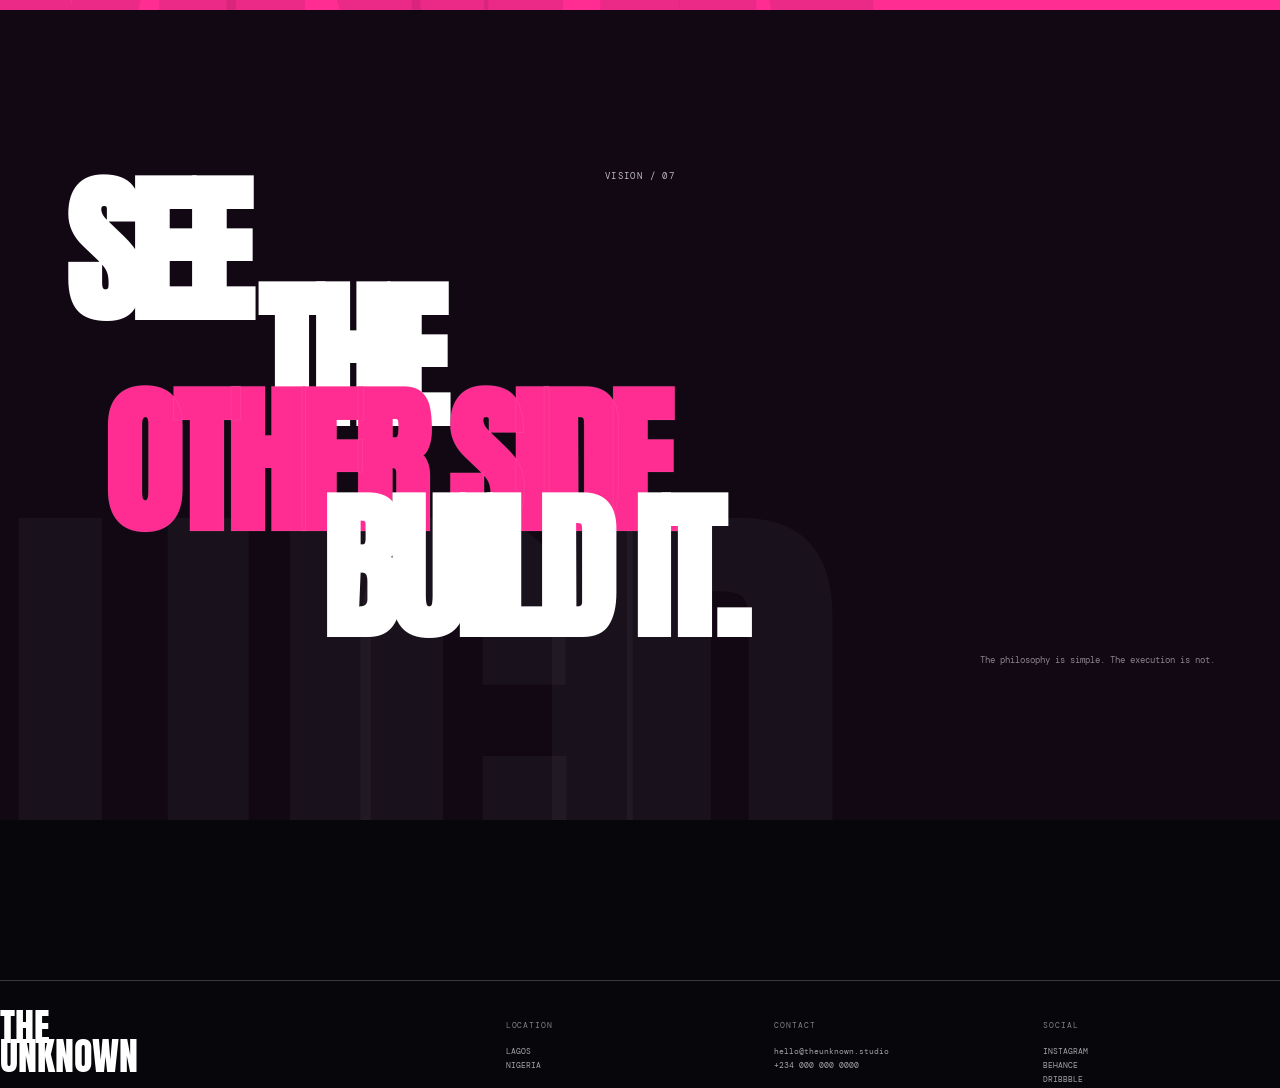
<file: vision.html>
<!DOCTYPE html>
<html lang="en">
<head>
    <meta charset="UTF-8">
    <meta name="viewport" content="width=device-width, initial-scale=1.0">
    <meta name="theme-color" content="#050507">
    <meta name="description" content="LUCID//VOID — vision and creative technology studio." >
    <title>LUCID//VOID — VISION</title>
    <link rel="preconnect" href="https://fonts.googleapis.com">
    <link rel="preconnect" href="https://fonts.gstatic.com" crossorigin>
    <link href="https://fonts.googleapis.com/css2?family=Anton&family=DM+Mono:wght@300;400;500&family=Syne:wght@400;500;600;700;800&display=swap" rel="stylesheet">
    <link rel="stylesheet" href="assets/css/lucid-void.css">
    <link rel="stylesheet" href="assets/css/vision.css">
</head>
<body class="lucid-void-page lucid-vision-page">
    <div class="cursor-orb" aria-hidden="true"></div>
    <div class="site-noise" aria-hidden="true"></div>
    <header class="lucid-navbar">
<!-- =====================================================
         BRAND
    ====================================================== -->
<a aria-label="LUCID VOID home" class="lucid-navbar-brand" href="index.html">
<span class="brand-primary">
                LUCID
            </span>
<span class="brand-secondary">
                //VOID
            </span>
</a>
<!-- =====================================================
         NAVIGATION SYSTEM
    ====================================================== -->
<div class="lucid-navigation-system">
<!-- =================================================
             MENU TRIGGER
        ================================================== -->
<button aria-controls="lucid-menu-panel" aria-expanded="false" aria-label="Open navigation" class="lucid-menu-trigger" type="button">
<span class="menu-line"></span>
<span class="menu-line"></span>
<span class="menu-dot"></span>
</button>
<!-- =================================================
             EXPANDED NAVIGATION PANEL
        ================================================== -->
<div class="lucid-menu-panel" id="lucid-menu-panel">
<!-- =============================================
                 PANEL HEADING
            ============================================== -->
<div class="lucid-menu-heading">
<span class="menu-heading-label">
                        NAVIGATION
                    </span>
<span class="menu-heading-system">SYSTEM / 02</span>
</div>
<!-- =============================================
                 NAVIGATION LINKS
            ============================================== -->
<nav aria-label="Main navigation" class="lucid-menu-links">
<!-- HOME -->
<a class="lucid-menu-link" href="index.html">
<span class="link-number">
                            01
                        </span>
<span class="link-title">
                            HOME
                        </span>
<span class="link-arrow">
                            ↗
                        </span>
</a>
<!-- VISION -->
<a class="lucid-menu-link active" href="vision.html">
<span class="link-number">
                            02
                        </span>
<span class="link-title">
                            VISION
                        </span>
<span class="link-arrow">
                            ↗
                        </span>
</a>
<!-- WORLD -->
<a class="lucid-menu-link" href="world.html">
<span class="link-number">
                            03
                        </span>
<span class="link-title">
                            WORLD
                        </span>
<span class="link-arrow">
                            ↗
                        </span>
</a>
<!-- SERVICES -->
<a class="lucid-menu-link" href="services.html">
<span class="link-number">
                            04
                        </span>
<span class="link-title">
                            SERVICES
                        </span>
<span class="link-arrow">
                            ↗
                        </span>
</a>
<!-- WORLDS -->
<a class="lucid-menu-link" href="worlds.html">
<span class="link-number">
                            05
                        </span>
<span class="link-title">
                            WORLDS
                        </span>
<span class="link-arrow">
                            ↗
                        </span>
</a>
<!-- PROCESS -->
<a class="lucid-menu-link" href="process.html">
<span class="link-number">
                            06
                        </span>
<span class="link-title">
                            PROCESS
                        </span>
<span class="link-arrow">
                            ↗
                        </span>
</a>
<!-- CONTACT -->
<a class="lucid-menu-link lucid-contact-link" href="contact.html">
<span class="link-number">
                            07
                        </span>
<span class="link-title">
                            CONTACT
                        </span>
<span class="link-arrow">
                            ↗
                        </span>
</a>
</nav>
<!-- =============================================
                 PANEL FOOTER
            ============================================== -->
<div class="lucid-menu-footer">
<div class="menu-footer-block">
<span>
                            LOCATION
                        </span>
<strong>
                            LAGOS / NG
                        </strong>
</div>
<div class="menu-footer-block">
<span>
                            STATUS
                        </span>
<strong class="status-online">
                            ONLINE
                        </strong>
</div>
</div>
<!-- =============================================
                 GHOST BRANDING
            ============================================== -->
<div aria-hidden="true" class="menu-ghost">
                    L//V
                </div>
</div>
</div>
<!-- =====================================================
         BACKDROP
    ====================================================== -->
<div aria-hidden="true" class="lucid-menu-backdrop"></div>
</header>
    
<main>
<section class="hero" id="vision-page-hero">
  <div class="hero-gradient"></div>
  <div class="hero-glow hero-glow--one" aria-hidden="true"></div>
  <div class="hero-glow hero-glow--two" aria-hidden="true"></div>
  <div class="hero-glow hero-glow--three" aria-hidden="true"></div>
  <div class="hero-bg-word hero-bg-word--top" aria-hidden="true">VISION</div>
  <div class="hero-bg-word hero-bg-word--bottom" aria-hidden="true">LUCID</div>
  <div class="hero-grid">
    <div class="hero-meta hero-meta--top"><span>02</span><span>PHILOSOPHY<br>POSITION</span></div>
    <div class="hero-title-wrap">
      <p class="hero-kicker">THE PHILOSOPHY OF LUCID//VOID</p>
      <h1 class="hero-title">
        <span class="hero-title-line hero-title-line--one">OUR</span>
        <span class="hero-title-line hero-title-line--two">VISION</span>
        <span class="hero-title-line hero-title-line--three">IS</span>
        <span class="hero-title-line hero-title-line--four"><em>THE FUTURE.</em></span>
      </h1>
    </div>
    <div class="hero-editorial">
      <div class="hero-editorial-index">02 / 07</div>
      <div class="hero-editorial-copy">
        <p>We believe digital work should create a feeling before it delivers an explanation. LUCID//VOID operates where strategy, culture, design and technology overlap.</p>
        <span>LUCID//VOID / POINT OF VIEW</span>
      </div>
    </div>
    <a href="#mission" class="hero-scroll"><span>SCROLL</span><span class="hero-scroll-line"></span><span>↓</span></a>
    <div class="hero-coordinates"><span>VISION / 002</span><span>LAGOS / NG</span><span>∞</span></div>
  </div>
</section>

<section class="vision" id="mission">
  <div class="vision-bg-text" aria-hidden="true">BELIEF</div>
  <div class="vision-layout">
    <div class="section-index">01</div>
    <div class="vision-heading"><span class="section-eyebrow">THE MISSION</span><h2><span>MAKE</span><em>MEANING</em></h2></div>
    <div class="vision-copy">
      <p class="vision-lead">We build digital experiences that people remember because they felt something inside them.</p>
      <div class="vision-rule"></div>
      <p>LUCID//VOID exists to move creative technology away from decoration and toward authorship. We do not begin with a template. We begin with the tension inside an idea.</p>
      <p>Our mission is to create identities, interfaces and environments that are clear enough to understand and strange enough to stay in memory.</p>
      <p>Every decision must earn its place: the type, the space, the motion, the silence, the interaction and the final detail.</p>
      <a href="#values" class="editorial-link"><span>EXPLORE THE VALUES</span><span>↗</span></a>
    </div>
  </div>
</section>

<section class="manifesto" id="values">
  <div class="manifesto-topline"><span>VISION / VALUES</span><span>02—07</span><span>STAY LUCID</span></div>
  <div class="manifesto-stage">
    <div class="manifesto-bg-word" aria-hidden="true">FEEL</div>
    <div class="manifesto-copy">
      <p class="manifesto-small">WE BELIEVE</p>
      <h2><span>CLARITY</span><span>WITHOUT</span><em>COMPROMISE.</em><span>DEPTH</span><strong>WITHOUT NOISE.</strong></h2>
    </div>
    <div class="manifesto-side"><span>CLARITY</span><span>TENSION</span><span>CULTURE</span></div>
    <div class="manifesto-shape" aria-hidden="true"><div class="manifesto-shape-inner"></div></div>
    <div class="manifesto-bottom-copy"><p>We make systems that can be understood at a glance and discovered for years.</p><span>03 — POINT OF VIEW</span></div>
  </div>
</section>

<section class="services" id="design-principles">
  <div class="services-intro"><div class="section-index">03</div><div><span class="section-eyebrow">DESIGN PRINCIPLES</span><h2><span>THINK</span><em>DEEPER</em><span>FIRST.</span></h2></div><p>Five principles guide the way we decide what belongs in a LUCID//VOID experience.</p></div>
  <div class="service-list">
    <article class="service-row"><span class="service-number">01</span><h3>DESIGN <em>WITH INTENT</em></h3><p>Every element should solve a problem, create a feeling, establish hierarchy or move the story forward.</p><span class="service-arrow">↗</span></article>
    <article class="service-row"><span class="service-number">02</span><h3>PROTECT <em>THE VOID</em></h3><p>Negative space gives ambitious work room to breathe. We use silence as carefully as information.</p><span class="service-arrow">↗</span></article>
    <article class="service-row"><span class="service-number">03</span><h3>BUILD <em>FOR MEMORY</em></h3><p>Distinctive visual systems should create recognizable moments, not only polished pages.</p><span class="service-arrow">↗</span></article>
    <article class="service-row"><span class="service-number">04</span><h3>LET <em>TECHNOLOGY DISAPPEAR</em></h3><p>The best technology supports the experience without demanding attention for itself.</p><span class="service-arrow">↗</span></article>
    <article class="service-row"><span class="service-number">05</span><h3>KEEP <em>EXPLORING</em></h3><p>We prototype, challenge assumptions and leave room for unexpected directions to become the strongest direction.</p><span class="service-arrow">↗</span></article>
  </div>
</section>

<section class="feature-world" id="point-of-view">
  <div class="feature-header"><div class="section-index">04</div><div><span class="section-eyebrow">OUR POSITION</span><h2><span>THE</span><em>UNKNOWN</em></h2></div><div class="feature-header-copy"><p>We are most interested in the space before the answer is obvious.</p></div></div>
  <div class="dreamscape">
    <div class="dream-sky"></div><div class="dream-type">LUCID</div><div class="dream-sun"></div>
    <div class="landscape-plane landscape-plane--far"></div><div class="landscape-plane landscape-plane--mid"></div><div class="landscape-plane landscape-plane--near"></div>
    <div class="dream-monolith"><span>LUCID</span><strong>//VOID</strong><small>POSITION / 001</small></div>
    <div class="dream-ring"><span></span></div>
    <div class="landscape-marker"><span>MAKE IT FELT</span><span>BEFORE IT IS EXPLAINED</span></div>
    <div class="landscape-edge-label">POINT OF VIEW / 002</div>
  </div>
</section>

<section class="signal">
  <div class="signal-background">VISION</div>
  <div class="signal-heading"><span class="section-eyebrow">THE TAKEAWAY</span><h2><span>MAKE</span><em>MEANING</em><span>MOVE.</span></h2></div>
  <div class="signal-grid">
    <div class="signal-cell"><strong>01</strong><span>MAKE<br>IT CLEAR</span></div>
    <div class="signal-cell"><strong>02</strong><span>MAKE<br>IT FELT</span></div>
    <div class="signal-cell"><strong>03</strong><span>MAKE<br>IT LAST</span></div>
    <div class="signal-cell"><strong>∞</strong><span>KEEP<br>EXPLORING</span></div>
  </div>
</section>

<section class="final-statement">
  <div class="final-statement-bg">LUCID</div>
  <div class="final-statement-inner"><span class="section-eyebrow">VISION / 07</span><h2><span>SEE</span><span>THE</span><em>OTHER SIDE.</em><span>BUILD IT.</span></h2><p>The philosophy is simple. The execution is not.</p></div>
</section>
</main>
    <footer class="footer">
<div class="footer-brand">
<span>THE</span>
<span>UNKNOWN</span>
</div>
<div class="footer-column">
<span>LOCATION</span>
<p>
                        LAGOS<br/>
                        NIGERIA
                    </p>
</div>
<div class="footer-column">
<span>CONTACT</span>
<p>
                        hello@theunknown.studio<br/>
                        +234 000 000 0000
                    </p>
</div>
<div class="footer-column">
<span>SOCIAL</span>
<p>
                        INSTAGRAM<br/>
                        BEHANCE<br/>
                        DRIBBBLE
                    </p>
</div>
</footer>
    <script>
    const lucidNavbar = document.querySelector('.lucid-navbar');
    const lucidMenuTrigger = document.querySelector('.lucid-menu-trigger');
    const lucidMenuBackdrop = document.querySelector('.lucid-menu-backdrop');
    const lucidMenuLinks = document.querySelectorAll('.lucid-menu-link');
    function closeLucidMenu() { if (!lucidNavbar) return; lucidNavbar.classList.remove('is-open'); lucidMenuTrigger?.setAttribute('aria-expanded','false'); lucidMenuTrigger?.setAttribute('aria-label','Open navigation'); }
    function openLucidMenu() { lucidNavbar.classList.add('is-open'); lucidMenuTrigger?.setAttribute('aria-expanded','true'); lucidMenuTrigger?.setAttribute('aria-label','Close navigation'); }
    lucidMenuTrigger?.addEventListener('click',()=>lucidNavbar.classList.contains('is-open')?closeLucidMenu():openLucidMenu());
    lucidMenuBackdrop?.addEventListener('click',closeLucidMenu);
    lucidMenuLinks.forEach(link=>link.addEventListener('click',closeLucidMenu));
    document.addEventListener('keydown',e=>{if(e.key==='Escape')closeLucidMenu();});
    </script>
</body>
</html>
</file>
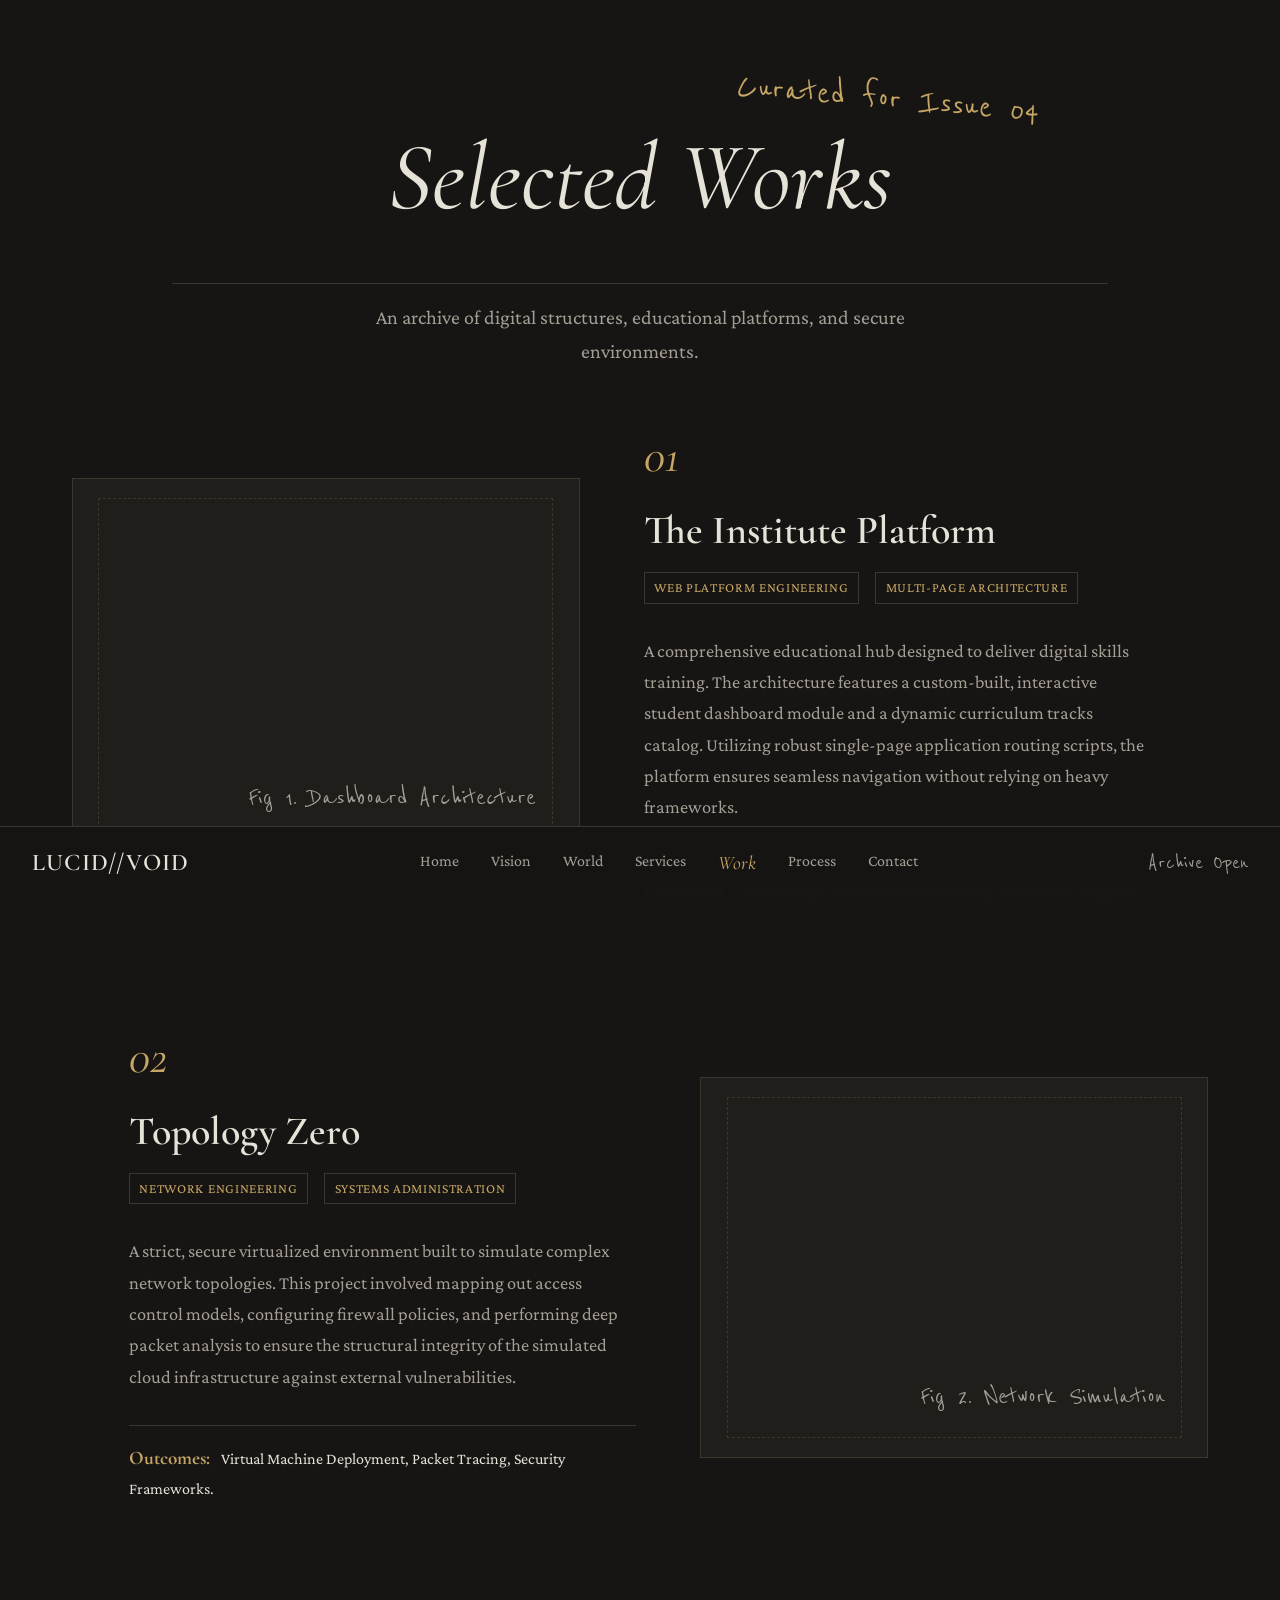
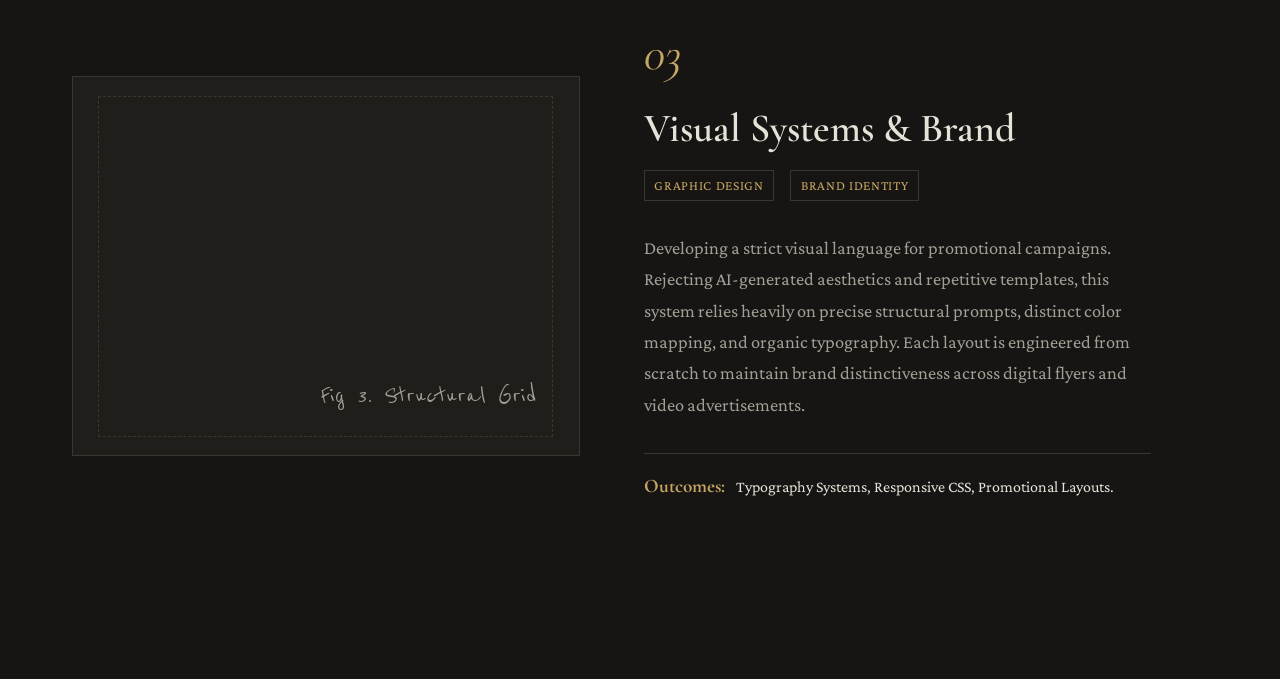
<file: work.html>
<!DOCTYPE html>
<html lang="en">
<head>
    <meta charset="UTF-8">
    <meta name="viewport" content="width=device-width, initial-scale=1.0">
    <title>WORK | LUCID//VOID</title>
    
    <!-- Typography: Classic Transitional Serifs & Handwritten Script -->
    <link rel="preconnect" href="https://fonts.googleapis.com">
    <link rel="preconnect" href="https://fonts.gstatic.com" crossorigin>
    <link href="https://fonts.googleapis.com/css2?family=Cormorant+Garamond:ital,wght@0,400;0,600;1,400&family=Crimson+Pro:ital,wght@0,300;0,400;0,600;1,400&family=Reenie+Beanie&display=swap" rel="stylesheet">
    
    <!-- Separate Stylesheet for Work Page -->
    <link rel="stylesheet" href="assets/css/work.css">
</head>

<body class="page-work">

    <!-- =====================================================
         ARCHIVAL HEADER
    ====================================================== -->
    <header class="exhibition-header">
        <h1 class="exhibition-title">Selected Works</h1>
        <p class="exhibition-subtitle">An archive of digital structures, educational platforms, and secure environments.</p>
        <span class="handwritten-curator">Curated for Issue 04</span>
    </header>

    <!-- =====================================================
         STAGGERED CASE STUDIES
    ====================================================== -->
    <main class="exhibition-gallery">
        
        <!-- EXHIBIT 01: THE LEARNING HUB -->
        <article class="exhibit-piece align-left">
            <div class="exhibit-visual">
                <div class="visual-placeholder">
                    <span>Fig 1. Dashboard Architecture</span>
                </div>
            </div>
            <div class="exhibit-context">
                <span class="exhibit-number">01</span>
                <h2 class="project-name">The Institute Platform</h2>
                <div class="project-meta">
                    <span>Web Platform Engineering</span>
                    <span>Multi-Page Architecture</span>
                </div>
                <p class="project-description">
                    A comprehensive educational hub designed to deliver digital skills training. The architecture features a custom-built, interactive student dashboard module and a dynamic curriculum tracks catalog. Utilizing robust single-page application routing scripts, the platform ensures seamless navigation without relying on heavy frameworks.
                </p>
                <div class="project-deliverables">
                    <strong>Outcomes:</strong> UI/UX Design, Vanilla JavaScript Routing, Curriculum Mapping.
                </div>
            </div>
        </article>

        <!-- EXHIBIT 02: SECURE TOPOLOGY -->
        <article class="exhibit-piece align-right">
            <div class="exhibit-context">
                <span class="exhibit-number">02</span>
                <h2 class="project-name">Topology Zero</h2>
                <div class="project-meta">
                    <span>Network Engineering</span>
                    <span>Systems Administration</span>
                </div>
                <p class="project-description">
                    A strict, secure virtualized environment built to simulate complex network topologies. This project involved mapping out access control models, configuring firewall policies, and performing deep packet analysis to ensure the structural integrity of the simulated cloud infrastructure against external vulnerabilities.
                </p>
                <div class="project-deliverables">
                    <strong>Outcomes:</strong> Virtual Machine Deployment, Packet Tracing, Security Frameworks.
                </div>
            </div>
            <div class="exhibit-visual">
                <div class="visual-placeholder">
                    <span>Fig 2. Network Simulation</span>
                </div>
            </div>
        </article>

        <!-- EXHIBIT 03: BRAND ARCHITECTURE -->
        <article class="exhibit-piece align-left">
            <div class="exhibit-visual">
                <div class="visual-placeholder">
                    <span>Fig 3. Structural Grid</span>
                </div>
            </div>
            <div class="exhibit-context">
                <span class="exhibit-number">03</span>
                <h2 class="project-name">Visual Systems & Brand</h2>
                <div class="project-meta">
                    <span>Graphic Design</span>
                    <span>Brand Identity</span>
                </div>
                <p class="project-description">
                    Developing a strict visual language for promotional campaigns. Rejecting AI-generated aesthetics and repetitive templates, this system relies heavily on precise structural prompts, distinct color mapping, and organic typography. Each layout is engineered from scratch to maintain brand distinctiveness across digital flyers and video advertisements.
                </p>
                <div class="project-deliverables">
                    <strong>Outcomes:</strong> Typography Systems, Responsive CSS, Promotional Layouts.
                </div>
            </div>
        </article>

    </main>

    <!-- =====================================================
         BOTTOM-ANCHORED NAVIGATION (Distinct Layout)
    ====================================================== -->
    <nav class="bottom-nav">
        <div class="bottom-nav-container">
            <a href="index.html" class="nav-brand">LUCID//VOID</a>
            
            <div class="nav-links">
                <a href="index.html">Home</a>
                <a href="vision.html">Vision</a>
                <a href="world.html">World</a>
                <a href="services.html">Services</a>
                <a href="work.html" class="active-tab">Work</a>
                <a href="process.html">Process</a>
                <a href="contact.html">Contact</a>
            </div>
            
            <span class="nav-status">Archive Open</span>
        </div>
    </nav>

</body>
</html>
</file>
<file: assets/css/lucid-void.css>
/* ============================================================
   LUCID//VOID
   THE UNKNOWN
   AVANT-GARDE EDITORIAL DESIGN SYSTEM

   Stack:
   HTML5 + CSS3
   Syne + Anton + DM Mono
   No framework
   No external animation library
============================================================ */


/* ============================================================
   DESIGN TOKENS
============================================================ */

:root {

    /* -------------------------------
       CORE COLORS
    ------------------------------- */

    --black:
        #080609;

    --near-black:
        #100b12;

    --deep-purple:
        #210326;

    --purple:
        #57086e;

    --violet:
        #8e19b2;

    --electric-violet:
        #c73ee6;

    --pink:
        #ff2c91;

    --hot-pink:
        #ff4fa9;

    --dream-pink:
        #ff74b7;

    --coral:
        #ff6a61;

    --sunset:
        #ff986d;

    --peach:
        #ffb58c;

    --teal:
        #008d91;

    --cyan:
        #42ddd0;

    --deep-teal:
        #003e48;

    --white:
        #ffffff;

    --off-white:
        #f7eef7;

    --muted:
        rgba(255,255,255,.62);


    /* -------------------------------
       TYPOGRAPHY
    ------------------------------- */

    --display:
        "Anton",
        sans-serif;

    --editorial:
        "Syne",
        sans-serif;

    --mono:
        "DM Mono",
        monospace;


    /* -------------------------------
       LAYOUT
    ------------------------------- */

    --page:
        clamp(1.15rem, 4vw, 5rem);

    --section:
        clamp(5rem, 11vw, 12rem);

    --content:
        1500px;


    /* -------------------------------
       BORDERS
    ------------------------------- */

    --line:
        rgba(255,255,255,.18);

    --line-strong:
        rgba(255,255,255,.34);


    /* -------------------------------
       MOTION
    ------------------------------- */

    --ease:
        cubic-bezier(.16, 1, .3, 1);

    --ease-soft:
        cubic-bezier(.22, 1, .36, 1);


    /* -------------------------------
       RADIUS
    ------------------------------- */

    --pill:
        999px;
}


/* ============================================================
   RESET
============================================================ */

*,
*::before,
*::after {
    box-sizing: border-box;
}


html {
    scroll-behavior: smooth;

    background:
        var(--black);
}


body {
    margin: 0;

    min-width: 320px;

    background:
        var(--black);

    color:
        var(--white);

    font-family:
        var(--editorial);

    overflow-x:
        hidden;

    -webkit-font-smoothing:
        antialiased;

    text-rendering:
        optimizeLegibility;
}


body::selection {
    background:
        var(--pink);

    color:
        var(--white);
}


img,
svg,
video {
    display:
        block;

    max-width:
        100%;
}


a {
    color:
        inherit;

    text-decoration:
        none;
}


button,
input,
textarea,
select {
    font:
        inherit;
}


button {
    border:
        0;

    background:
        transparent;
}


/* ============================================================
   GLOBAL DECORATION
============================================================ */

.site-noise {

    position:
        fixed;

    inset:
        0;

    z-index:
        9998;

    pointer-events:
        none;

    opacity:
        .045;

    background-image:

        radial-gradient(
            rgba(255,255,255,.7) 1px,
            transparent 1px
        );

    background-size:
        4px 4px;

    mix-blend-mode:
        overlay;
}


.cursor-orb {

    position:
        fixed;

    width:
        8px;

    height:
        8px;

    left:
        0;

    top:
        0;

    border-radius:
        50%;

    background:
        var(--white);

    box-shadow:
        0 0 20px
        var(--pink);

    pointer-events:
        none;

    opacity:
        0;

    z-index:
        10000;
}


/* ============================================================
   HEADER
============================================================ */

.site-header {

    position:
        fixed;

    top:
        0;

    left:
        0;

    width:
        100%;

    min-height:
        92px;

    padding:
        1.25rem var(--page);

    display:
        flex;

    align-items:
        center;

    justify-content:
        space-between;

    z-index:
        500;

    pointer-events:
        none;
}


.site-header > * {
    pointer-events:
        auto;
}


.brand {

    display:
        flex;

    flex-direction:
        column;

    font-family:
        var(--display);

    font-size:
        .95rem;

    line-height:
        .78;

    letter-spacing:
        .03em;

    transition:
        transform .45s var(--ease);
}


.brand:hover {
    transform:
        skewX(-9deg)
        translateY(-2px);
}


.header-center {

    position:
        absolute;

    left:
        50%;

    transform:
        translateX(-50%);

    display:
        flex;

    gap:
        .7rem;

    font-family:
        var(--mono);

    font-size:
        .5rem;

    letter-spacing:
        .12em;

    opacity:
        .6;
}


.header-actions {

    display:
        flex;

    align-items:
        center;

    gap:
        .7rem;
}


/* ============================================================
   HEADER CTA
============================================================ */

.header-talk {

    min-height:
        48px;

    padding:
        0 1.2rem;

    display:
        flex;

    align-items:
        center;

    gap:
        .7rem;

    border:
        1px solid
        rgba(255,255,255,.3);

    border-radius:
        var(--pill);

    background:
        linear-gradient(
            135deg,
            rgba(255,255,255,.16),
            rgba(255,255,255,.035)
        );

    box-shadow:
        0 0 35px
        rgba(255,50,150,.09);

    backdrop-filter:
        blur(16px);

    -webkit-backdrop-filter:
        blur(16px);

    font-family:
        var(--mono);

    font-size:
        .58rem;

    letter-spacing:
        .08em;

    transition:
        transform .45s var(--ease),
        background .4s ease,
        box-shadow .4s ease;
}


.header-talk:hover {

    transform:
        translateY(-3px);

    background:
        rgba(255,255,255,.18);

    box-shadow:
        0 0 45px
        rgba(255,50,150,.25);
}


.header-talk-arrow {

    font-size:
        1rem;

    transition:
        transform .4s var(--ease);
}


.header-talk:hover
.header-talk-arrow {

    transform:
        translate(3px,-3px);
}


/* ============================================================
   HAMBURGER
============================================================ */

.menu-button {

    width:
        48px;

    height:
        48px;

    border:
        1px solid
        rgba(255,255,255,.23);

    border-radius:
        50%;

    display:
        flex;

    flex-direction:
        column;

    align-items:
        center;

    justify-content:
        center;

    gap:
        5px;

    cursor:
        pointer;

    background:
        rgba(255,255,255,.06);

    backdrop-filter:
        blur(14px);

    transition:
        transform .45s var(--ease),
        background .3s ease;
}


.menu-button:hover {

    transform:
        rotate(7deg);

    background:
        rgba(255,255,255,.14);
}


.menu-button span {

    width:
        15px;

    height:
        1px;

    background:
        var(--white);
}


/* ============================================================
   HERO
============================================================ */

.hero {

    position:
        relative;

    min-height:
        100svh;

    isolation:
        isolate;

    overflow:
        hidden;

    background:
        #ef447d;
}


.hero-gradient {

    position:
        absolute;

    inset:
        0;

    z-index:
        -10;

    background:

        radial-gradient(
            circle at 73% 33%,
            rgba(255,119,190,.9) 0%,
            rgba(255,119,190,0) 27%
        ),

        radial-gradient(
            circle at 23% 91%,
            rgba(46,216,207,.9) 0%,
            rgba(46,216,207,0) 31%
        ),

        radial-gradient(
            circle at 55% 8%,
            rgba(255,184,131,.4) 0%,
            transparent 30%
        ),

        linear-gradient(
            128deg,
            #ff6c5d 0%,
            #f04d85 31%,
            #7d168f 62%,
            #074e5c 100%
        );
}


.hero-glow {

    position:
        absolute;

    border-radius:
        50%;

    filter:
        blur(70px);

    pointer-events:
        none;

    z-index:
        -8;

    opacity:
        .65;

    animation:
        heroFloat 11s ease-in-out infinite alternate;
}


.hero-glow--one {

    width:
        35vw;

    height:
        35vw;

    top:
        10%;

    right:
        -6%;

    background:
        var(--pink);
}


.hero-glow--two {

    width:
        32vw;

    height:
        32vw;

    left:
        -10%;

    bottom:
        -5%;

    background:
        var(--cyan);

    animation-delay:
        -4s;
}


.hero-glow--three {

    width:
        19vw;

    height:
        19vw;

    top:
        2%;

    left:
        42%;

    background:
        var(--peach);

    animation-delay:
        -7s;
}


@keyframes heroFloat {

    0% {
        transform:
            translate3d(0,0,0)
            scale(1);
    }

    100% {
        transform:
            translate3d(3vw,-3vh,0)
            scale(1.12);
    }

}


/* ============================================================
   HERO GRID
============================================================ */

.hero-grid {

    position:
        relative;

    min-height:
        100svh;

    padding:
        7rem var(--page) 2.5rem;

    display:
        grid;

    grid-template-columns:
        repeat(12, minmax(0,1fr));

    grid-template-rows:
        1fr
        auto
        1fr;
}


/* ============================================================
   HERO SUNBURST
============================================================ */

.hero-sunburst {

    position:
        absolute;

    width:
        min(74vw, 1000px);

    aspect-ratio:
        1;

    right:
        -3%;

    top:
        5%;

    border-radius:
        50%;

    z-index:
        -6;

    opacity:
        .18;

    animation:
        sunRotate 55s linear infinite;
}


.hero-sunburst i {

    position:
        absolute;

    left:
        50%;

    top:
        0;

    width:
        1px;

    height:
        50%;

    transform-origin:
        center bottom;

    background:
        rgba(255,255,255,.9);
}


.hero-sunburst i:nth-child(1)  {
    transform: rotate(0deg);
}

.hero-sunburst i:nth-child(2)  {
    transform: rotate(15deg);
}

.hero-sunburst i:nth-child(3)  {
    transform: rotate(30deg);
}

.hero-sunburst i:nth-child(4)  {
    transform: rotate(45deg);
}

.hero-sunburst i:nth-child(5)  {
    transform: rotate(60deg);
}

.hero-sunburst i:nth-child(6)  {
    transform: rotate(75deg);
}

.hero-sunburst i:nth-child(7)  {
    transform: rotate(90deg);
}

.hero-sunburst i:nth-child(8)  {
    transform: rotate(105deg);
}

.hero-sunburst i:nth-child(9)  {
    transform: rotate(120deg);
}

.hero-sunburst i:nth-child(10) {
    transform: rotate(135deg);
}

.hero-sunburst i:nth-child(11) {
    transform: rotate(150deg);
}

.hero-sunburst i:nth-child(12) {
    transform: rotate(165deg);
}


@keyframes sunRotate {

    to {
        transform:
            rotate(360deg);
    }

}


/* ============================================================
   HERO BACKGROUND TYPE
============================================================ */

.hero-bg-word {

    position:
        absolute;

    z-index:
        -4;

    font-family:
        var(--display);

    font-size:
        clamp(11rem, 30vw, 40rem);

    line-height:
        .65;

    letter-spacing:
        -.07em;

    white-space:
        nowrap;

    user-select:
        none;

    pointer-events:
        none;
}


.hero-bg-word--top {

    top:
        14%;

    left:
        -3%;

    color:
        rgba(255,255,255,.08);

    transform:
        rotate(-3deg);
}


.hero-bg-word--bottom {

    right:
        -4%;

    bottom:
        6%;

    color:
        rgba(0,0,0,.12);

    transform:
        rotate(3deg);
}


/* ============================================================
   HERO META
============================================================ */

.hero-meta {

    font-family:
        var(--mono);

    font-size:
        .52rem;

    line-height:
        1.4;

    letter-spacing:
        .1em;

    text-transform:
        uppercase;

    color:
        rgba(255,255,255,.72);
}


.hero-meta--top {

    grid-column:
        1 / 3;

    grid-row:
        1;

    align-self:
        start;

    display:
        flex;

    gap:
        1.4rem;
}


/* ============================================================
   HERO TITLE
============================================================ */

.hero-title-wrap {

    position:
        relative;

    z-index:
        4;

    grid-column:
        1 / 13;

    grid-row:
        2;

    align-self:
        center;
}


.hero-kicker {

    margin:
        0 0 1rem 3vw;

    font-family:
        var(--mono);

    font-size:
        .58rem;

    line-height:
        1;

    letter-spacing:
        .15em;

    color:
        rgba(255,255,255,.78);
}


.hero-title {

    margin:
        0;

    font-family:
        var(--display);

    font-size:
        clamp(
            5rem,
            13.2vw,
            18rem
        );

    line-height:
        .7;

    letter-spacing:
        -.052em;

    text-transform:
        uppercase;
}


.hero-title-line {

    display:
        block;
}


.hero-title-line--two {

    margin-left:
        17vw;

    color:
        transparent;

    -webkit-text-stroke:
        clamp(1px,.12vw,3px)
        rgba(255,255,255,.92);
}


.hero-title-line--three {

    margin-left:
        4vw;

    color:
        var(--deep-purple);
}


.hero-title-line--four {

    margin-left:
        22vw;
}


.hero-title-line--four em {

    font-style:
        normal;

    color:
        rgba(255,255,255,.94);
}


/* ============================================================
   HERO ART
============================================================ */

.hero-art {

    position:
        absolute;

    width:
        clamp(190px, 27vw, 470px);

    aspect-ratio:
        1;

    left:
        64%;

    top:
        50%;

    transform:
        translate(-50%,-50%);

    z-index:
        3;

    pointer-events:
        none;
}


.art-shadow {

    position:
        absolute;

    width:
        80%;

    height:
        30%;

    left:
        10%;

    bottom:
        8%;

    border-radius:
        50%;

    background:
        rgba(0,0,0,.38);

    filter:
        blur(35px);

    transform:
        rotate(-10deg);
}


.art-orbit {

    position:
        absolute;

    inset:
        8%;

    border:
        1px solid
        rgba(255,255,255,.5);

    border-radius:
        50%;
}


.art-orbit--one {

    transform:
        rotate(32deg)
        scaleY(.48);

    animation:
        orbitOne 10s linear infinite;
}


.art-orbit--two {

    inset:
        15%;

    transform:
        rotate(-26deg)
        scaleY(.72);

    border-color:
        rgba(255,255,255,.32);

    animation:
        orbitTwo 13s linear infinite reverse;
}


.art-orbit--three {

    inset:
        20%;

    transform:
        rotate(80deg)
        scaleX(.54);

    border-color:
        rgba(255,255,255,.22);
}


@keyframes orbitOne {

    to {
        transform:
            rotate(392deg)
            scaleY(.48);
    }

}


@keyframes orbitTwo {

    to {
        transform:
            rotate(-386deg)
            scaleY(.72);
    }

}


/* ============================================================
   HERO SPHERE
============================================================ */

.art-sphere {

    position:
        absolute;

    inset:
        25%;

    border-radius:
        50%;

    overflow:
        hidden;

    background:

        radial-gradient(
            circle at 25% 22%,
            #ffffff 0%,
            #ffd9ec 5%,
            #ff5aa5 20%,
            #cf247f 41%,
            #6f0871 68%,
            #180018 100%
        );

    box-shadow:

        inset -20px -30px 50px
        rgba(0,0,0,.5),

        inset 20px 18px 40px
        rgba(255,255,255,.22),

        0 0 80px
        rgba(255,54,151,.5);

    transform:
        rotate(-8deg);

    animation:
        sphereFloat 6s ease-in-out infinite alternate;
}


@keyframes sphereFloat {

    from {
        transform:
            rotate(-8deg)
            translateY(0);
    }

    to {
        transform:
            rotate(-3deg)
            translateY(-12px);
    }

}


.sphere-highlight {

    position:
        absolute;

    width:
        45%;

    height:
        35%;

    top:
        6%;

    left:
        11%;

    border-radius:
        50%;

    background:
        rgba(255,255,255,.45);

    filter:
        blur(12px);

    transform:
        rotate(-20deg);
}


.sphere-grid {

    position:
        absolute;

    left:
        -20%;

    width:
        140%;

    height:
        1px;

    background:
        rgba(255,255,255,.28);
}


.sphere-grid--one {

    top:
        30%;

    transform:
        rotate(-15deg);
}


.sphere-grid--two {

    top:
        50%;

    transform:
        rotate(4deg);
}


.sphere-grid--three {

    top:
        70%;

    transform:
        rotate(17deg);
}


.sphere-mark {

    position:
        absolute;

    inset:
        0;

    display:
        grid;

    place-items:
        center;

    font-family:
        var(--display);

    font-size:
        clamp(2rem,5vw,5rem);

    mix-blend-mode:
        overlay;
}


/* ============================================================
   ART SPIKES
============================================================ */

.art-spike {

    position:
        absolute;

    width:
        17%;

    height:
        44%;

    left:
        46%;

    top:
        23%;

    background:
        linear-gradient(
            180deg,
            rgba(255,255,255,.9),
            rgba(255,255,255,.02)
        );

    clip-path:
        polygon(50% 0, 100% 100%, 0 100%);

    filter:
        drop-shadow(
            0 0 16px
            rgba(255,255,255,.25)
        );
}


.art-spike--one {

    transform:
        rotate(18deg)
        translateX(80px);

    opacity:
        .75;
}


.art-spike--two {

    transform:
        rotate(-25deg)
        translate(-80px,20px);

    opacity:
        .4;
}


.art-spike--three {

    transform:
        rotate(85deg)
        translate(20px,-90px);

    opacity:
        .25;
}


/* ============================================================
   HERO VERTICAL LABEL
============================================================ */

.hero-vertical {

    position:
        absolute;

    right:
        1.8rem;

    top:
        49%;

    transform:
        translateY(-50%)
        rotate(90deg);

    display:
        flex;

    gap:
        1rem;

    font-family:
        var(--mono);

    font-size:
        .5rem;

    letter-spacing:
        .16em;

    opacity:
        .68;
}


/* ============================================================
   HERO EDITORIAL
============================================================ */

.hero-editorial {

    grid-column:
        1 / 5;

    grid-row:
        3;

    align-self:
        end;

    display:
        grid;

    grid-template-columns:
        40px 1fr;

    gap:
        1rem;

    max-width:
        360px;

    z-index:
        8;
}


.hero-editorial-index {

    font-family:
        var(--mono);

    font-size:
        .55rem;

    opacity:
        .6;
}


.hero-editorial-copy p {

    margin:
        0 0 .8rem;

    font-family:
        var(--mono);

    font-size:
        .61rem;

    line-height:
        1.8;

    color:
        rgba(255,255,255,.82);
}


.hero-editorial-copy span {

    font-family:
        var(--mono);

    font-size:
        .48rem;

    letter-spacing:
        .1em;

    opacity:
        .55;
}


/* ============================================================
   HERO SCROLL
============================================================ */

.hero-scroll {

    position:
        absolute;

    left:
        50%;

    bottom:
        2.2rem;

    transform:
        translateX(-50%);

    display:
        flex;

    align-items:
        center;

    gap:
        .8rem;

    font-family:
        var(--mono);

    font-size:
        .5rem;

    letter-spacing:
        .16em;

    opacity:
        .72;
}


.hero-scroll-line {

    width:
        56px;

    height:
        1px;

    background:
        rgba(255,255,255,.65);
}


/* ============================================================
   HERO COORDINATES
============================================================ */

.hero-coordinates {

    position:
        absolute;

    right:
        var(--page);

    bottom:
        2.25rem;

    display:
        flex;

    gap:
        1rem;

    font-family:
        var(--mono);

    font-size:
        .48rem;

    letter-spacing:
        .08em;

    opacity:
        .58;
}


/* ============================================================
   TICKER
============================================================ */

.ticker {

    position:
        relative;

    width:
        100%;

    overflow:
        hidden;

    background:
        var(--white);

    color:
        var(--black);

    border-top:
        1px solid
        rgba(0,0,0,.12);

    border-bottom:
        1px solid
        rgba(0,0,0,.12);

    padding:
        1rem 0;
}


.ticker-track {

    width:
        max-content;

    display:
        flex;

    align-items:
        center;

    gap:
        1.8rem;

    font-family:
        var(--display);

    font-size:
        clamp(1.8rem, 3vw, 4rem);

    letter-spacing:
        -.03em;

    white-space:
        nowrap;

    animation:
        marquee 26s linear infinite;
}


@keyframes marquee {

    to {
        transform:
            translateX(-50%);
    }

}


/* ============================================================
   GLOBAL SECTION UTILITIES
============================================================ */

.section-index {

    font-family:
        var(--mono);

    font-size:
        .58rem;

    letter-spacing:
        .1em;

    opacity:
        .55;
}


.section-eyebrow {

    display:
        inline-block;

    margin-bottom:
        1.1rem;

    font-family:
        var(--mono);

    font-size:
        .55rem;

    letter-spacing:
        .16em;

    text-transform:
        uppercase;

    opacity:
        .72;
}


/* ============================================================
   VISION
============================================================ */

.vision {

    position:
        relative;

    min-height:
        100svh;

    padding:
        var(--section)
        var(--page);

    overflow:
        hidden;

    isolation:
        isolate;

    background:

        radial-gradient(
            circle at 76% 27%,
            rgba(204,28,176,.18),
            transparent 28%
        ),

        linear-gradient(
            130deg,
            #140914,
            #28032e 53%,
            #003943
        );
}


.vision-bg-text {

    position:
        absolute;

    left:
        -4%;

    top:
        7%;

    z-index:
        -1;

    font-family:
        var(--display);

    font-size:
        clamp(10rem, 29vw, 40rem);

    line-height:
        .65;

    letter-spacing:
        -.065em;

    color:
        rgba(255,255,255,.035);

    white-space:
        nowrap;

    user-select:
        none;
}


.vision-layout {

    position:
        relative;

    min-height:
        74vh;

    max-width:
        var(--content);

    margin:
        0 auto;

    display:
        grid;

    grid-template-columns:
        .7fr 5fr 3.5fr;

    gap:
        clamp(2rem, 6vw, 8rem);

    align-items:
        center;
}


.vision-heading h2 {

    margin:
        0;

    font-family:
        var(--display);

    font-size:
        clamp(7rem, 17vw, 20rem);

    line-height:
        .68;

    letter-spacing:
        -.055em;
}


.vision-heading h2 span,
.vision-heading h2 em {

    display:
        block;

    font-style:
        normal;
}


.vision-heading h2 em {

    margin-left:
        7vw;

    color:
        var(--pink);
}


.vision-copy {

    max-width:
        390px;

    justify-self:
        end;
}


.vision-lead {

    margin:
        0 0 1.6rem;

    font-size:
        clamp(1.4rem, 2.4vw, 2.6rem);

    line-height:
        1.03;

    letter-spacing:
        -.045em;
}


.vision-rule {

    width:
        100%;

    height:
        1px;

    margin:
        0 0 1.5rem;

    background:
        rgba(255,255,255,.18);
}


.vision-copy p:not(.vision-lead) {

    margin:
        0 0 1.45rem;

    font-family:
        var(--mono);

    font-size:
        .61rem;

    line-height:
        1.9;

    color:
        rgba(255,255,255,.62);
}


.editorial-link {

    display:
        inline-flex;

    align-items:
        center;

    gap:
        1rem;

    margin-top:
        .6rem;

    padding-bottom:
        .45rem;

    border-bottom:
        1px solid
        rgba(255,255,255,.4);

    font-family:
        var(--mono);

    font-size:
        .53rem;

    letter-spacing:
        .12em;

    transition:
        gap .45s var(--ease);
}


.editorial-link:hover {
    gap:
        1.8rem;
}


/* ============================================================
   VISION ORBITS
============================================================ */

.vision-orbit {

    position:
        absolute;

    border:
        1px solid
        rgba(255,255,255,.08);

    border-radius:
        50%;

    pointer-events:
        none;
}


.vision-orbit--one {

    width:
        50vw;

    height:
        24vw;

    right:
        -8%;

    top:
        20%;

    transform:
        rotate(-26deg);
}


.vision-orbit--two {

    width:
        65vw;

    height:
        31vw;

    right:
        -13%;

    top:
        26%;

    transform:
        rotate(-26deg);
}


.vision-point {

    position:
        absolute;

    width:
        10px;

    height:
        10px;

    border-radius:
        50%;

    right:
        20%;

    top:
        34%;

    background:
        var(--pink);

    box-shadow:
        0 0 35px
        var(--pink);
}


/* ============================================================
   MANIFESTO
============================================================ */

.manifesto {

    position:
        relative;

    background:
        var(--coral);

    color:
        var(--black);

    overflow:
        hidden;
}


.manifesto-topline {

    position:
        absolute;

    top:
        2rem;

    left:
        var(--page);

    right:
        var(--page);

    display:
        flex;

    justify-content:
        space-between;

    font-family:
        var(--mono);

    font-size:
        .5rem;

    letter-spacing:
        .12em;

    opacity:
        .6;

    z-index:
        10;
}


.manifesto-stage {

    position:
        relative;

    min-height:
        100svh;

    padding:
        8rem var(--page) 5rem;

    display:
        flex;

    align-items:
        center;

    overflow:
        hidden;
}


.manifesto-bg-word {

    position:
        absolute;

    left:
        -6%;

    bottom:
        -8%;

    font-family:
        var(--display);

    font-size:
        clamp(11rem, 35vw, 44rem);

    line-height:
        .65;

    letter-spacing:
        -.07em;

    color:
        rgba(0,0,0,.08);

    white-space:
        nowrap;

    transform:
        rotate(-2deg);
}


.manifesto-copy {

    position:
        relative;

    z-index:
        5;

    width:
        min(1100px, 84vw);
}


.manifesto-small {

    margin:
        0 0 1rem;

    font-family:
        var(--mono);

    font-size:
        .56rem;

    letter-spacing:
        .15em;
}


.manifesto-copy h2 {

    margin:
        0;

    font-family:
        var(--display);

    font-size:
        clamp(5rem, 13vw, 17rem);

    line-height:
        .69;

    letter-spacing:
        -.05em;
}


.manifesto-copy h2 span,
.manifesto-copy h2 em,
.manifesto-copy h2 strong {

    display:
        block;

    font-style:
        normal;

    font-weight:
        inherit;
}


.manifesto-copy h2 span:nth-of-type(2) {

    margin-left:
        10vw;
}


.manifesto-copy h2 em {

    margin-left:
        3vw;

    color:
        var(--white);

    -webkit-text-stroke:
        1px
        rgba(0,0,0,.7);
}


.manifesto-copy h2 strong {

    margin-left:
        15vw;

    color:
        var(--deep-purple);
}


.manifesto-side {

    position:
        absolute;

    right:
        var(--page);

    top:
        46%;

    transform:
        rotate(90deg);

    display:
        flex;

    gap:
        1rem;

    font-family:
        var(--mono);

    font-size:
        .48rem;

    letter-spacing:
        .14em;

    opacity:
        .6;
}


.manifesto-shape {

    position:
        absolute;

    width:
        min(31vw, 420px);

    aspect-ratio:
        1;

    right:
        7%;

    top:
        26%;

    border:
        1px solid
        rgba(0,0,0,.25);

    border-radius:
        50%;

    transform:
        rotate(-19deg)
        scaleY(.52);

    z-index:
        2;
}


.manifesto-shape-inner {

    position:
        absolute;

    inset:
        12%;

    border:
        1px solid
        rgba(0,0,0,.3);

    border-radius:
        50%;

    transform:
        rotate(28deg);
}


.manifesto-bottom-copy {

    position:
        absolute;

    left:
        var(--page);

    bottom:
        2.4rem;

    width:
        280px;

    z-index:
        8;
}


.manifesto-bottom-copy p {

    margin:
        0 0 .8rem;

    font-family:
        var(--mono);

    font-size:
        .58rem;

    line-height:
        1.7;
}


.manifesto-bottom-copy span {

    font-family:
        var(--mono);

    font-size:
        .48rem;

    letter-spacing:
        .12em;

    opacity:
        .55;
}


/* ============================================================
   FEATURE WORLD
============================================================ */

.feature-world {

    position:
        relative;

    padding:
        var(--section)
        var(--page);

    background:
        #0b080c;

    overflow:
        hidden;
}


.feature-header {

    max-width:
        var(--content);

    margin:
        0 auto var(--section);

    display:
        grid;

    grid-template-columns:
        .6fr 5fr 3fr;

    gap:
        clamp(2rem,5vw,7rem);

    align-items:
        end;
}


.feature-header h2 {

    margin:
        0;

    font-family:
        var(--display);

    font-size:
        clamp(5rem, 11vw, 14rem);

    line-height:
        .68;

    letter-spacing:
        -.055em;
}


.feature-header h2 em {

    display:
        block;

    margin-left:
        8vw;

    font-style:
        normal;

    color:
        var(--pink);
}


.feature-header-copy {

    max-width:
        330px;

    justify-self:
        end;
}


.feature-header-copy p {

    margin:
        0;

    font-family:
        var(--mono);

    font-size:
        .6rem;

    line-height:
        1.85;

    color:
        rgba(255,255,255,.58);
}


/* ============================================================
   DREAMSCAPE
============================================================ */

.dreamscape {

    position:
        relative;

    min-height:
        78vh;

    max-width:
        var(--content);

    margin:
        0 auto;

    overflow:
        hidden;

    isolation:
        isolate;

    background:
        #ff6b66;
}


/* ============================================================
   DREAM SKY
============================================================ */

.dream-sky {

    position:
        absolute;

    inset:
        0;

    z-index:
        -10;

    background:

        radial-gradient(
            circle at 73% 25%,
            rgba(255,119,191,.95),
            transparent 27%
        ),

        radial-gradient(
            circle at 20% 88%,
            rgba(5,179,171,.95),
            transparent 36%
        ),

        linear-gradient(
            155deg,
            #ff9b6f,
            #ec4d85 38%,
            #71127e 72%,
            #02495a
        );
}


/* ============================================================
   DREAM TYPE
============================================================ */

.dream-type {

    position:
        absolute;

    top:
        3%;

    left:
        -3%;

    z-index:
        -4;

    font-family:
        var(--display);

    font-size:
        clamp(10rem, 28vw, 38rem);

    line-height:
        .65;

    letter-spacing:
        -.07em;

    color:
        rgba(255,255,255,.11);

    white-space:
        nowrap;
}


/* ============================================================
   DREAM SUN
============================================================ */

.dream-sun {

    position:
        absolute;

    width:
        clamp(160px,22vw,330px);

    aspect-ratio:
        1;

    border-radius:
        50%;

    top:
        12%;

    right:
        17%;

    background:
        radial-gradient(
            circle at 35% 30%,
            #fff,
            #ffb9d9 8%,
            #ff5b9d 31%,
            #ff2f91 58%,
            rgba(255,47,145,0) 72%
        );

    filter:
        blur(.2px);

    box-shadow:
        0 0 90px
        rgba(255,56,146,.5);
}


/* ============================================================
   LANDSCAPE PLANES
============================================================ */

.landscape-plane {

    position:
        absolute;

    left:
        -10%;

    width:
        120%;

    transform:
        skewY(-6deg);

}


.landscape-plane--far {

    height:
        38%;

    bottom:
        20%;

    background:
        #6b126e;

    opacity:
        .55;
}


.landscape-plane--mid {

    height:
        31%;

    bottom:
        9%;

    background:
        #4b0a4e;

}


.landscape-plane--near {

    height:
        26%;

    bottom:
        -3%;

    background:
        #180518;

}


/* ============================================================
   DREAM TREES
============================================================ */

.dream-tree {

    position:
        absolute;

    bottom:
        20%;

    width:
        110px;

    height:
        310px;

    z-index:
        2;
}


.dream-tree--left {

    left:
        7%;

    transform:
        scale(.86)
        rotate(-4deg);
}


.dream-tree--right {

    right:
        8%;

    transform:
        scale(.7)
        rotate(4deg);
}


.dream-tree::before {

    content:
        "";

    position:
        absolute;

    left:
        50%;

    bottom:
        0;

    width:
        10px;

    height:
        60%;

    transform:
        translateX(-50%);

    background:
        #170817;

    border-radius:
        99px;
}


.dream-tree span {

    position:
        absolute;

    border-radius:
        48%
        52%
        43%
        57%;

    background:
        #220b29;

    box-shadow:
        inset -10px -10px 20px
        rgba(0,0,0,.22);
}


.dream-tree span:nth-child(1) {

    width:
        75px;

    height:
        115px;

    left:
        16px;

    top:
        5px;

    transform:
        rotate(-12deg);
}


.dream-tree span:nth-child(2) {

    width:
        90px;

    height:
        125px;

    right:
        -2px;

    top:
        55px;

    transform:
        rotate(16deg);
}


.dream-tree span:nth-child(3) {

    width:
        75px;

    height:
        110px;

    left:
        6px;

    top:
        112px;

    transform:
        rotate(-18deg);
}


.dream-tree span:nth-child(4) {

    width:
        82px;

    height:
        115px;

    right:
        5px;

    top:
        170px;

    transform:
        rotate(15deg);
}


.dream-tree span:nth-child(5) {

    width:
        65px;

    height:
        90px;

    left:
        26px;

    top:
        215px;

    transform:
        rotate(-4deg);
}


/* ============================================================
   DREAM MONOLITH
============================================================ */

.dream-monolith {

    position:
        absolute;

    width:
        clamp(190px, 22vw, 340px);

    height:
        clamp(280px, 39vw, 590px);

    left:
        50%;

    bottom:
        13%;

    transform:
        translateX(-50%)
        perspective(800px)
        rotateY(-9deg);

    z-index:
        5;

    display:
        flex;

    flex-direction:
        column;

    align-items:
        center;

    justify-content:
        center;

    background:

        linear-gradient(
            115deg,
            #f9d8ea 0%,
            #b52281 18%,
            #451047 52%,
            #130516 100%
        );

    box-shadow:

        -35px 30px 0
        rgba(0,0,0,.2),

        40px 55px 70px
        rgba(0,0,0,.38);

    overflow:
        hidden;
}


.dream-monolith::before {

    content:
        "";

    position:
        absolute;

    width:
        140%;

    height:
        10%;

    top:
        22%;

    left:
        -20%;

    background:
        rgba(255,255,255,.15);

    transform:
        rotate(-8deg);

    filter:
        blur(5px);
}


.dream-monolith::after {

    content:
        "";

    position:
        absolute;

    inset:
        0;

    border:
        1px solid
        rgba(255,255,255,.2);
}


.dream-monolith span {

    font-family:
        var(--mono);

    font-size:
        .55rem;

    letter-spacing:
        .13em;

    opacity:
        .62;

    margin-bottom:
        1rem;
}


.dream-monolith strong {

    font-family:
        var(--display);

    font-size:
        clamp(2.6rem, 6vw, 6rem);

    line-height:
        .75;

    letter-spacing:
        -.04em;

    text-align:
        center;

    color:
        #fff;
}


.dream-monolith small {

    position:
        absolute;

    bottom:
        1.2rem;

    font-family:
        var(--mono);

    font-size:
        .45rem;

    letter-spacing:
        .14em;

    opacity:
        .5;
}


/* ============================================================
   FLOATING RING
============================================================ */

.dream-ring {

    position:
        absolute;

    width:
        clamp(180px, 27vw, 420px);

    aspect-ratio:
        1;

    left:
        50%;

    top:
        29%;

    transform:
        translateX(-50%)
        rotate(-25deg)
        scaleY(.58);

    border:
        1px solid
        rgba(255,255,255,.56);

    border-radius:
        50%;

    z-index:
        4;

    animation:
        dreamRing 8s linear infinite;
}


.dream-ring span {

    position:
        absolute;

    inset:
        8%;

    border:
        1px solid
        rgba(255,255,255,.18);

    border-radius:
        50%;
}


@keyframes dreamRing {

    to {
        transform:
            translateX(-50%)
            rotate(335deg)
            scaleY(.58);
    }

}


/* ============================================================
   LANDSCAPE LABELS
============================================================ */

.landscape-marker {

    position:
        absolute;

    left:
        2rem;

    bottom:
        1.8rem;

    z-index:
        10;

    display:
        flex;

    flex-direction:
        column;

    gap:
        .3rem;

    font-family:
        var(--mono);

    font-size:
        .48rem;

    letter-spacing:
        .11em;

    color:
        rgba(255,255,255,.65);
}


.landscape-edge-label {

    position:
        absolute;

    right:
        1.8rem;

    bottom:
        1.8rem;

    z-index:
        10;

    font-family:
        var(--mono);

    font-size:
        .48rem;

    letter-spacing:
        .1em;

    color:
        rgba(255,255,255,.55);
}


/* ============================================================
   SERVICES
============================================================ */

.services {

    padding:
        var(--section)
        var(--page);

    background:
        #f1eaf0;

    color:
        var(--black);

    overflow:
        hidden;
}


.services-intro {

    max-width:
        var(--content);

    margin:
        0 auto var(--section);

    display:
        grid;

    grid-template-columns:
        .6fr 5fr 3fr;

    gap:
        clamp(2rem,5vw,7rem);

    align-items:
        end;
}


.services-intro h2 {

    margin:
        0;

    font-family:
        var(--display);

    font-size:
        clamp(5rem, 11vw, 14rem);

    line-height:
        .68;

    letter-spacing:
        -.055em;
}


.services-intro h2 span,
.services-intro h2 em {

    display:
        block;

    font-style:
        normal;
}


.services-intro h2 em {

    margin-left:
        9vw;

    color:
        var(--pink);
}


.services-intro > p {

    margin:
        0;

    max-width:
        330px;

    justify-self:
        end;

    font-family:
        var(--mono);

    font-size:
        .6rem;

    line-height:
        1.9;

    opacity:
        .65;
}


/* ============================================================
   SERVICE LIST
============================================================ */

.service-list {

    max-width:
        var(--content);

    margin:
        0 auto;
}


.service-row {

    position:
        relative;

    min-height:
        175px;

    padding:
        1.6rem 0;

    display:
        grid;

    grid-template-columns:
        .65fr 4.8fr 3fr .5fr;

    align-items:
        center;

    gap:
        2rem;

    border-top:
        1px solid
        rgba(0,0,0,.17);

    transition:
        padding .5s var(--ease),
        background .5s ease;
}


.service-row:last-child {
    border-bottom:
        1px solid
        rgba(0,0,0,.17);
}


.service-row:hover {

    padding-left:
        1.3rem;

    padding-right:
        1.3rem;

    background:
        rgba(255,47,145,.05);
}


.service-number {

    font-family:
        var(--mono);

    font-size:
        .56rem;

    opacity:
        .45;
}


.service-row h3 {

    margin:
        0;

    font-family:
        var(--display);

    font-size:
        clamp(3rem, 6vw, 7rem);

    line-height:
        .74;

    letter-spacing:
        -.045em;
}


.service-row h3 em {

    font-style:
        normal;

    color:
        var(--pink);
}


.service-row p {

    margin:
        0;

    max-width:
        330px;

    font-family:
        var(--mono);

    font-size:
        .57rem;

    line-height:
        1.8;

    opacity:
        .62;
}


.service-arrow {

    justify-self:
        end;

    font-size:
        2rem;

    transition:
        transform .4s var(--ease);
}


.service-row:hover
.service-arrow {

    transform:
        translate(5px,-5px);
}


/* ============================================================
   SELECTED WORK
============================================================ */

.work {

    padding:
        var(--section)
        var(--page);

    background:
        #0b080c;

    overflow:
        hidden;
}


.work-heading {

    max-width:
        var(--content);

    margin:
        0 auto 5rem;

    display:
        grid;

    grid-template-columns:
        .6fr 1fr;

    gap:
        4rem;

    align-items:
        end;
}


.work-heading h2 {

    margin:
        0;

    font-family:
        var(--display);

    font-size:
        clamp(5rem, 12vw, 15rem);

    line-height:
        .68;

    letter-spacing:
        -.06em;
}


.work-heading h2 em {

    display:
        block;

    margin-left:
        8vw;

    font-style:
        normal;

    color:
        var(--pink);
}


/* ============================================================
   WORK GRID
============================================================ */

.work-grid {

    max-width:
        var(--content);

    margin:
        0 auto;

    display:
        grid;

    grid-template-columns:
        repeat(12,minmax(0,1fr));

    gap:
        clamp(2rem,4vw,5rem);
}


.project {

    position:
        relative;
}


.project--one {

    grid-column:
        1 / 7;
}


.project--two {

    grid-column:
        8 / 13;

    margin-top:
        15vw;
}


.project--three {

    grid-column:
        2 / 7;

    margin-top:
        3vw;
}


.project--four {

    grid-column:
        8 / 13;

    margin-top:
        8vw;
}


/* ============================================================
   PROJECT VISUALS
============================================================ */

.project-visual {

    position:
        relative;

    overflow:
        hidden;

    isolation:
        isolate;

    aspect-ratio:
        1 / .85;
}


.project-visual::after {

    content:
        "";

    position:
        absolute;

    inset:
        0;

    border:
        1px solid
        rgba(255,255,255,.16);

    pointer-events:
        none;
}


/* ---------- PROJECT 01 ---------- */

.project-visual--one {

    background:
        linear-gradient(
            140deg,
            #ff7180,
            #b72a81 50%,
            #280832
        );
}


.project-glow {

    position:
        absolute;

    width:
        60%;

    aspect-ratio:
        1;

    left:
        19%;

    top:
        16%;

    border-radius:
        50%;

    background:
        #ff4fa2;

    filter:
        blur(20px);

    opacity:
        .7;
}


.project-geometry {

    position:
        absolute;

    width:
        55%;

    aspect-ratio:
        1;

    left:
        22%;

    top:
        17%;

    border:
        1px solid
        rgba(255,255,255,.55);

    border-radius:
        50%;

    transform:
        rotate(-24deg)
        scaleY(.55);
}


.project-geometry span {

    position:
        absolute;

    inset:
        12%;

    border:
        1px solid
        rgba(255,255,255,.3);

    border-radius:
        50%;
}


.project-geometry span:nth-child(2) {

    inset:
        24%;

    transform:
        rotate(35deg);
}


.project-geometry span:nth-child(3) {

    inset:
        36%;

    transform:
        rotate(-47deg);
}


.project-big-text {

    position:
        absolute;

    left:
        7%;

    bottom:
        -4%;

    font-family:
        var(--display);

    font-size:
        clamp(10rem, 20vw, 25rem);

    line-height:
        .7;

    color:
        rgba(255,255,255,.1);

    z-index:
        -1;
}


/* ---------- PROJECT 02 ---------- */

.project-visual--two {

    background:
        linear-gradient(
            145deg,
            #d7f5e9,
            #47c4b3 45%,
            #073b42
        );
}


.project-portal {

    position:
        absolute;

    width:
        58%;

    height:
        76%;

    left:
        21%;

    top:
        12%;

    border:
        1px solid
        rgba(255,255,255,.55);

    border-radius:
        50% 50% 0 0;

    transform:
        perspective(600px)
        rotateY(-15deg);

    background:
        linear-gradient(
            90deg,
            rgba(255,255,255,.08),
            rgba(0,0,0,.32)
        );
}


.project-grid-plane {

    position:
        absolute;

    width:
        130%;

    height:
        35%;

    left:
        -15%;

    bottom:
        -5%;

    background:
        repeating-linear-gradient(
            90deg,
            rgba(255,255,255,.16) 0 1px,
            transparent 1px 35px
        );

    transform:
        perspective(400px)
        rotateX(58deg);
}


.project-orb {

    position:
        absolute;

    width:
        120px;

    height:
        120px;

    right:
        8%;

    top:
        12%;

    border-radius:
        50%;

    background:
        radial-gradient(
            circle at 30% 30%,
            white,
            #80e4dc 18%,
            #08757a 65%,
            #00343d
        );

    box-shadow:
        0 0 40px
        rgba(91,244,224,.5);
}


/* ---------- PROJECT 03 ---------- */

.project-visual--three {

    background:
        linear-gradient(
            140deg,
            #52216a,
            #e4439b 54%,
            #ff7c72
        );
}


.project-column {

    position:
        absolute;

    width:
        27%;

    height:
        78%;

    left:
        37%;

    top:
        11%;

    background:
        linear-gradient(
            90deg,
            #170518,
            #671967,
            #f65ba9
        );

    transform:
        skewY(-8deg);

    box-shadow:
        35px 45px 45px
        rgba(0,0,0,.25);
}


.project-pink-sun {

    position:
        absolute;

    width:
        180px;

    height:
        180px;

    border-radius:
        50%;

    right:
        9%;

    top:
        9%;

    background:
        #ff96c8;

    box-shadow:
        0 0 70px
        rgba(255,136,199,.45);
}


.project-circle {

    position:
        absolute;

    width:
        50%;

    aspect-ratio:
        1;

    left:
        25%;

    top:
        25%;

    border:
        1px solid
        rgba(255,255,255,.45);

    border-radius:
        50%;

    transform:
        rotate(-20deg)
        scaleY(.5);
}


/* ---------- PROJECT 04 ---------- */

.project-visual--four {

    background:
        radial-gradient(
            circle at 50% 45%,
            #762d80,
            #1c0522 38%,
            #070309 75%
        );
}


.project-void-ring {

    position:
        absolute;

    width:
        65%;

    aspect-ratio:
        1;

    left:
        17.5%;

    top:
        18%;

    border:
        1px solid
        rgba(255,255,255,.5);

    border-radius:
        50%;

    transform:
        rotate(-35deg)
        scaleY(.52);
}


.project-void-core {

    position:
        absolute;

    width:
        30%;

    aspect-ratio:
        1;

    left:
        35%;

    top:
        35%;

    border-radius:
        50%;

    background:
        #000;

    box-shadow:
        0 0 60px
        rgba(0,0,0,.7);
}


/* ============================================================
   PROJECT INFO
============================================================ */

.project-info {

    padding:
        1.1rem 0 0;

    display:
        grid;

    grid-template-columns:
        70px 1fr;

    column-gap:
        1rem;
}


.project-info > span {

    grid-row:
        span 2;

    font-family:
        var(--mono);

    font-size:
        .48rem;

    opacity:
        .45;
}


.project-info h3 {

    margin:
        0;

    font-family:
        var(--display);

    font-size:
        clamp(2rem, 4vw, 4rem);

    line-height:
        .8;

    letter-spacing:
        -.04em;
}


.project-info p {

    margin:
        .5rem 0 0;

    font-family:
        var(--mono);

    font-size:
        .53rem;

    color:
        rgba(255,255,255,.5);
}


/* ============================================================
   SIGNAL
============================================================ */

.signal {

    position:
        relative;

    min-height:
        88vh;

    padding:
        var(--section)
        var(--page);

    display:
        flex;

    flex-direction:
        column;

    justify-content:
        center;

    overflow:
        hidden;

    background:
        var(--pink);

    color:
        var(--black);
}


.signal-background {

    position:
        absolute;

    left:
        -3%;

    bottom:
        -7%;

    font-family:
        var(--display);

    font-size:
        clamp(12rem, 36vw, 45rem);

    line-height:
        .6;

    letter-spacing:
        -.07em;

    color:
        rgba(0,0,0,.08);

    white-space:
        nowrap;
}


.signal-heading {

    position:
        relative;

    z-index:
        2;

    max-width:
        var(--content);

    width:
        100%;

    margin:
        0 auto 7rem;
}


.signal-heading .section-eyebrow {
    opacity:
        .5;
}


.signal-heading h2 {

    margin:
        0;

    font-family:
        var(--display);

    font-size:
        clamp(5rem, 12vw, 14rem);

    line-height:
        .66;

    letter-spacing:
        -.055em;
}


.signal-heading h2 span,
.signal-heading h2 em {

    display:
        block;

    font-style:
        normal;
}


.signal-heading h2 em {

    margin-left:
        12vw;

    color:
        var(--deep-purple);
}


.signal-grid {

    position:
        relative;

    z-index:
        3;

    max-width:
        var(--content);

    width:
        100%;

    margin:
        0 auto;

    display:
        grid;

    grid-template-columns:
        repeat(4,1fr);

    border-top:
        1px solid
        rgba(0,0,0,.28);

    border-bottom:
        1px solid
        rgba(0,0,0,.28);
}


.signal-cell {

    min-height:
        210px;

    padding:
        1.5rem;

    border-right:
        1px solid
        rgba(0,0,0,.2);

    display:
        flex;

    flex-direction:
        column;

    justify-content:
        space-between;
}


.signal-cell:last-child {
    border-right:
        0;
}


.signal-cell strong {

    font-family:
        var(--display);

    font-size:
        clamp(5rem, 8vw, 10rem);

    line-height:
        .65;

    letter-spacing:
        -.05em;
}


.signal-cell span {

    font-family:
        var(--mono);

    font-size:
        .5rem;

    line-height:
        1.45;

    letter-spacing:
        .08em;

    opacity:
        .58;
}


/* ============================================================
   FINAL STATEMENT
============================================================ */

.final-statement {

    position:
        relative;

    min-height:
        90svh;

    padding:
        var(--section)
        var(--page);

    display:
        flex;

    align-items:
        center;

    justify-content:
        center;

    overflow:
        hidden;

    background:
        #110813;

    isolation:
        isolate;
}


.final-statement-bg {

    position:
        absolute;

    left:
        0;

    bottom:
        -7%;

    font-family:
        var(--display);

    font-size:
        clamp(12rem,38vw,48rem);

    line-height:
        .6;

    letter-spacing:
        -.08em;

    color:
        rgba(255,255,255,.035);

    white-space:
        nowrap;

    z-index:
        -1;
}


.final-statement-inner {

    width:
        min(1150px,90vw);

    text-align:
        center;
}


.final-statement-inner h2 {

    margin:
        0;

    font-family:
        var(--display);

    font-size:
        clamp(5rem,12.5vw,16rem);

    line-height:
        .66;

    letter-spacing:
        -.06em;

    text-align:
        left;
}


.final-statement-inner h2 span,
.final-statement-inner h2 em {

    display:
        block;

    font-style:
        normal;
}


.final-statement-inner h2 span:nth-child(2) {

    margin-left:
        15vw;
}


.final-statement-inner h2 em {

    margin-left:
        3vw;

    color:
        var(--pink);

    -webkit-text-stroke:
        1px
        rgba(255,255,255,.08);
}


.final-statement-inner h2 span:last-child {

    margin-left:
        20vw;
}


.final-statement-inner > p {

    margin:
        2rem 0 0;

    font-family:
        var(--mono);

    font-size:
        .57rem;

    text-align:
        right;

    color:
        rgba(255,255,255,.5);
}


/* ============================================================
   CONTACT
============================================================ */

.contact {

    position:
        relative;

    min-height:
        100svh;

    padding:
        7rem var(--page) 2rem;

    overflow:
        hidden;

    background:
        linear-gradient(
            135deg,
            #ff826a,
            #ff4d92 45%,
            #76107f 75%,
            #003d47
        );

    color:
        var(--white);

    isolation:
        isolate;
}


.contact-bg {

    position:
        absolute;

    left:
        -4%;

    bottom:
        -6%;

    font-family:
        var(--display);

    font-size:
        clamp(11rem,35vw,45rem);

    line-height:
        .62;

    letter-spacing:
        -.07em;

    color:
        rgba(255,255,255,.08);

    white-space:
        nowrap;

    z-index:
        -2;
}


.contact::before {

    content:
        "";

    position:
        absolute;

    width:
        50vw;

    aspect-ratio:
        1;

    top:
        2%;

    right:
        -8%;

    border-radius:
        50%;

    background:
        rgba(255,47,145,.35);

    filter:
        blur(70px);

    z-index:
        -3;
}


.contact-topline {

    display:
        flex;

    justify-content:
        space-between;

    margin-bottom:
        9rem;

    font-family:
        var(--mono);

    font-size:
        .5rem;

    letter-spacing:
        .13em;

    opacity:
        .62;
}


.contact-main {

    max-width:
        var(--content);

    margin:
        0 auto;

    display:
        grid;

    grid-template-columns:
        2fr 1fr;

    gap:
        5rem;

    align-items:
        end;
}


.contact-copy h2 {

    margin:
        0;

    font-family:
        var(--display);

    font-size:
        clamp(6rem,14vw,18rem);

    line-height:
        .64;

    letter-spacing:
        -.06em;
}


.contact-copy h2 span,
.contact-copy h2 em {

    display:
        block;

    font-style:
        normal;
}


.contact-copy h2 span:nth-of-type(2) {

    margin-left:
        11vw;

    color:
        var(--deep-purple);
}


.contact-copy h2 em {

    margin-left:
        3vw;

    color:
        var(--white);
}


.contact-action {

    max-width:
        330px;

    justify-self:
        end;
}


.contact-action p {

    margin:
        0 0 1.5rem;

    font-family:
        var(--mono);

    font-size:
        .62rem;

    line-height:
        1.85;

    color:
        rgba(255,255,255,.72);
}


.contact-button {

    min-height:
        64px;

    padding:
        0 1.45rem;

    display:
        flex;

    justify-content:
        space-between;

    align-items:
        center;

    border:
        1px solid
        rgba(255,255,255,.4);

    border-radius:
        var(--pill);

    background:
        rgba(255,255,255,.1);

    backdrop-filter:
        blur(14px);

    font-family:
        var(--mono);

    font-size:
        .58rem;

    letter-spacing:
        .1em;

    transition:
        transform .45s var(--ease),
        background .35s ease,
        box-shadow .35s ease;
}


.contact-button:hover {

    transform:
        translateY(-4px);

    background:
        rgba(255,255,255,.18);

    box-shadow:
        0 18px 40px
        rgba(0,0,0,.15);
}


.contact-button span:last-child {

    font-size:
        1.25rem;

    transition:
        transform .45s var(--ease);
}


.contact-button:hover span:last-child {

    transform:
        translate(4px,-4px);
}


/* ============================================================
   FOOTER
============================================================ */

.footer {

    max-width:
        var(--content);

    margin:
        10rem auto 0;

    padding-top:
        2rem;

    display:
        grid;

    grid-template-columns:
        2fr repeat(3,1fr);

    gap:
        2rem;

    border-top:
        1px solid
        rgba(255,255,255,.2);
}


.footer-brand {

    display:
        flex;

    flex-direction:
        column;

    font-family:
        var(--display);

    font-size:
        clamp(2rem, 3vw, 3rem);

    line-height:
        .75;
}


.footer-column > span {

    font-family:
        var(--mono);

    font-size:
        .48rem;

    letter-spacing:
        .12em;

    opacity:
        .48;
}


.footer-column p {

    margin:
        .8rem 0 0;

    font-family:
        var(--mono);

    font-size:
        .52rem;

    line-height:
        1.7;

    color:
        rgba(255,255,255,.63);
}


.footer-bottom {

    max-width:
        var(--content);

    margin:
        3rem auto 0;

    padding-top:
        1rem;

    border-top:
        1px solid
        rgba(255,255,255,.12);

    display:
        flex;

    justify-content:
        space-between;

    gap:
        1rem;

    font-family:
        var(--mono);

    font-size:
        .45rem;

    letter-spacing:
        .08em;

    color:
        rgba(255,255,255,.42);
}


/* ============================================================
   HOVER / INTERACTION SYSTEM
============================================================ */

.hero-title-line,
.service-row h3,
.project-visual,
.contact-copy h2 em {

    transition:
        transform .7s var(--ease);
}


.project:hover
.project-visual {

    transform:
        scale(.985);
}


.project:hover
.project-big-text {

    transform:
        translateX(10px);
}


/* ============================================================
   TABLET
============================================================ */

@media (max-width: 1100px) {

    .header-center {
        display:
            none;
    }


    .hero-art {
        left:
            68%;

        width:
            31vw;
    }


    .hero-title {
        font-size:
            clamp(4.8rem, 13.5vw, 12rem);
    }


    .vision-layout,
    .feature-header,
    .services-intro {

        grid-template-columns:
            .5fr 4fr 3fr;
    }


    .feature-header h2,
    .services-intro h2 {

        font-size:
            clamp(4.5rem, 10vw, 10rem);
    }


    .signal-cell {
        min-height:
            175px;

        padding:
            1.1rem;
    }


    .contact-main {
        grid-template-columns:
            1.6fr 1fr;
    }


    .footer {
        grid-template-columns:
            1.5fr repeat(3,1fr);
    }

}


/* ============================================================
   TABLET PORTRAIT
============================================================ */

@media (max-width: 820px) {

    .site-header {
        min-height:
            78px;
    }


    .header-talk {
        min-height:
            43px;

        padding:
            0 .95rem;
    }


    .menu-button {
        width:
            43px;

        height:
            43px;
    }


    .hero-grid {
        padding-top:
            6rem;

        grid-template-rows:
            auto
            1fr
            auto;
    }


    .hero-meta--top {
        grid-column:
            1 / 6;
    }


    .hero-title-wrap {
        grid-row:
            2;

        align-self:
            center;
    }


    .hero-title {
        font-size:
            clamp(4.2rem, 15vw, 9rem);
    }


    .hero-title-line--two {
        margin-left:
            12vw;
    }


    .hero-title-line--three {
        margin-left:
            2vw;
    }


    .hero-title-line--four {
        margin-left:
            10vw;
    }


    .hero-art {
        width:
            37vw;

        left:
            71%;

        top:
            47%;
    }


    .hero-editorial {
        max-width:
            320px;
    }


    .vision-layout {

        grid-template-columns:
            40px 1fr;

        gap:
            1.5rem;
    }


    .vision-heading {

        grid-column:
            2;
    }


    .vision-copy {

        grid-column:
            2;

        justify-self:
            start;

        max-width:
            500px;
    }


    .vision-heading h2 {
        font-size:
            clamp(6rem,17vw,11rem);
    }


    .manifesto-copy {
        width:
            92vw;
    }


    .manifesto-shape {
        width:
            45vw;

        right:
            -5%;
    }


    .feature-header,
    .services-intro {

        grid-template-columns:
            40px 1fr;

        gap:
            1.5rem;
    }


    .feature-header > div:nth-child(2),
    .services-intro > div:nth-child(2) {
        grid-column:
            2;
    }


    .feature-header-copy,
    .services-intro > p {
        grid-column:
            2;

        justify-self:
            start;
    }


    .dreamscape {
        min-height:
            70vh;
    }


    .service-row {
        grid-template-columns:
            50px 1fr 1fr 30px;
    }


    .service-row h3 {
        font-size:
            clamp(2.6rem, 6.5vw, 5.5rem);
    }


    .service-row p {
        font-size:
            .54rem;
    }


    .work-grid {
        grid-template-columns:
            repeat(2,1fr);
    }


    .project--one,
    .project--two,
    .project--three,
    .project--four {

        grid-column:
            auto;

        margin-top:
            0;
    }


    .project--two,
    .project--four {
        transform:
            translateY(8vw);
    }


    .signal-grid {
        grid-template-columns:
            repeat(2,1fr);
    }


    .signal-cell:nth-child(2) {
        border-right:
            0;
    }


    .signal-cell:nth-child(-n+2) {
        border-bottom:
            1px solid
            rgba(0,0,0,.2);
    }


    .contact-main {
        grid-template-columns:
            1fr;
    }


    .contact-action {
        justify-self:
            start;
    }


    .footer {
        grid-template-columns:
            1.5fr 1fr 1fr;

        row-gap:
            3rem;
    }


    .footer-brand {
        grid-row:
            span 2;
    }

}


/* ============================================================
   MOBILE
============================================================ */

@media (max-width: 600px) {

    :root {
        --page:
            1.1rem;
    }


    .site-header {
        padding:
            1rem var(--page);
    }


    .brand {
        font-size:
            .82rem;
    }


    .header-talk {
        min-height:
            40px;

        font-size:
            .5rem;

        padding:
            0 .8rem;
    }


    .menu-button {
        width:
            40px;

        height:
            40px;
    }


    /* -------------------------------
       HERO
    ------------------------------- */

    .hero {
        min-height:
            100svh;
    }


    .hero-grid {
        padding:
            5.8rem var(--page) 1.5rem;

        grid-template-columns:
            repeat(6,1fr);

        grid-template-rows:
            auto 1fr auto;
    }


    .hero-meta--top {
        grid-column:
            1 / 4;

        font-size:
            .45rem;
    }


    .hero-bg-word {
        font-size:
            42vw;
    }


    .hero-bg-word--top {
        top:
            22%;
    }


    .hero-bg-word--bottom {
        bottom:
            21%;
    }


    .hero-title-wrap {
        grid-column:
            1 / 7;

        grid-row:
            2;

        align-self:
            center;
    }


    .hero-kicker {
        font-size:
            .43rem;

        margin-left:
            1vw;
    }


    .hero-title {

        font-size:
            clamp(
                4.15rem,
                19vw,
                7rem
            );

        line-height:
            .72;
    }


    .hero-title-line--two {
        margin-left:
            10vw;
    }


    .hero-title-line--three {
        margin-left:
            -1vw;
    }


    .hero-title-line--four {
        margin-left:
            8vw;
    }


    .hero-art {
        width:
            53vw;

        left:
            68%;

        top:
            48%;

        opacity:
            .95;
    }


    .hero-vertical {
        right:
            -.8rem;

        font-size:
            .42rem;
    }


    .hero-editorial {
        position:
            relative;

        left:
            auto;

        bottom:
            auto;

        grid-column:
            1 / 7;

        grid-row:
            3;

        width:
            76%;

        max-width:
            none;
    }


    .hero-editorial-copy p {
        font-size:
            .53rem;
    }


    .hero-scroll {
        display:
            none;
    }


    .hero-coordinates {
        right:
            var(--page);

        bottom:
            1.5rem;

        font-size:
            .42rem;
    }


    /* -------------------------------
       TICKER
    ------------------------------- */

    .ticker {
        padding:
            .75rem 0;
    }


    .ticker-track {
        font-size:
            1.55rem;

        gap:
            1.1rem;
    }


    /* -------------------------------
       VISION
    ------------------------------- */

    .vision {
        min-height:
            auto;

        padding:
            6rem var(--page) 7rem;
    }


    .vision-bg-text {
        font-size:
            52vw;
    }


    .vision-layout {
        grid-template-columns:
            25px 1fr;
    }


    .vision-heading h2 {
        font-size:
            clamp(
                5rem,
                21vw,
                8rem
            );
    }


    .vision-heading h2 em {
        margin-left:
            5vw;
    }


    .vision-copy {
        max-width:
            100%;
    }


    .vision-lead {
        font-size:
            1.35rem;
    }


    /* -------------------------------
       MANIFESTO
    ------------------------------- */

    .manifesto-topline {
        top:
            1.4rem;

        font-size:
            .42rem;
    }


    .manifesto-stage {
        min-height:
            85svh;

        padding:
            6rem var(--page) 4rem;
    }


    .manifesto-copy {
        width:
            100%;
    }


    .manifesto-copy h2 {
        font-size:
            clamp(
                4.4rem,
                18vw,
                7rem
            );
    }


    .manifesto-copy h2 span:nth-of-type(2) {
        margin-left:
            7vw;
    }


    .manifesto-copy h2 strong {
        margin-left:
            9vw;
    }


    .manifesto-shape {
        width:
            60vw;

        right:
            -16%;

        top:
            35%;

        opacity:
            .55;
    }


    .manifesto-side {
        right:
            -.4rem;

        font-size:
            .4rem;
    }


    .manifesto-bottom-copy {
        left:
            var(--page);

        width:
            65%;
    }


    /* -------------------------------
       FEATURE
    ------------------------------- */

    .feature-world,
    .services,
    .work {
        padding:
            6rem var(--page);
    }


    .feature-header,
    .services-intro {
        grid-template-columns:
            25px 1fr;
    }


    .feature-header h2,
    .services-intro h2 {
        font-size:
            clamp(
                4.4rem,
                18vw,
                7rem
            );
    }


    .feature-header-copy,
    .services-intro > p {
        font-size:
            .53rem;
    }


    .dreamscape {
        min-height:
            74svh;
    }


    .dream-type {
        font-size:
            46vw;
    }


    .dream-sun {
        width:
            40vw;

        right:
            8%;
    }


    .dream-monolith {
        width:
            43vw;

        height:
            58vw;
    }


    .dream-monolith strong {
        font-size:
            9vw;
    }


    .dream-tree {
        transform:
            scale(.55);
    }


    .dream-tree--left {
        left:
            -4%;
    }


    .dream-tree--right {
        right:
            -4%;
    }


    .dream-ring {
        width:
            55vw;
    }


    /* -------------------------------
       SERVICES
    ------------------------------- */

    .service-row {
        min-height:
            auto;

        padding:
            1.5rem 0;

        grid-template-columns:
            25px 1fr 25px;

        gap:
            1rem;
    }


    .service-row:hover {
        padding-left:
            .4rem;

        padding-right:
            .4rem;
    }


    .service-row h3 {
        font-size:
            clamp(
                2.6rem,
                12vw,
                4.6rem
            );
    }


    .service-row p {
        grid-column:
            2 / 4;

        margin-top:
            .3rem;

        max-width:
            100%;

        font-size:
            .52rem;
    }


    .service-arrow {
        grid-column:
            3;

        grid-row:
            1;

        font-size:
            1.3rem;
    }


    /* -------------------------------
       WORK
    ------------------------------- */

    .work-heading {
        grid-template-columns:
            25px 1fr;
    }


    .work-heading h2 {
        font-size:
            clamp(
                4.7rem,
                19vw,
                8rem
            );
    }


    .work-grid {
        grid-template-columns:
            1fr;

        gap:
            4rem;
    }


    .project--one,
    .project--two,
    .project--three,
    .project--four {
        transform:
            none;
    }


    .project-visual {
        aspect-ratio:
            1 / .9;
    }


    .project-info {
        grid-template-columns:
            50px 1fr;
    }


    /* -------------------------------
       SIGNAL
    ------------------------------- */

    .signal {
        min-height:
            90svh;

        padding:
            6rem var(--page);
    }


    .signal-heading {
        margin-bottom:
            4rem;
    }


    .signal-heading h2 {
        font-size:
            clamp(
                4.8rem,
                19vw,
                8rem
            );
    }


    .signal-grid {
        grid-template-columns:
            1fr 1fr;
    }


    .signal-cell {
        min-height:
            145px;

        padding:
            1rem;
    }


    .signal-cell strong {
        font-size:
            clamp(
                4rem,
                15vw,
                6rem
            );
    }


    /* -------------------------------
       FINAL STATEMENT
    ------------------------------- */

    .final-statement {
        min-height:
            80svh;

        padding:
            6rem var(--page);
    }


    .final-statement-inner h2 {
        font-size:
            clamp(
                4.7rem,
                19vw,
                8rem
            );
    }


    .final-statement-inner h2 span:nth-child(2) {
        margin-left:
            12vw;
    }


    .final-statement-inner h2 span:last-child {
        margin-left:
            10vw;
    }


    /* -------------------------------
       CONTACT
    ------------------------------- */

    .contact {
        min-height:
            auto;

        padding:
            6rem var(--page) 1.5rem;
    }


    .contact-topline {
        margin-bottom:
            6rem;

        font-size:
            .43rem;
    }


    .contact-copy h2 {
        font-size:
            clamp(
                5rem,
                20vw,
                8rem
            );
    }


    .contact-copy h2 span:nth-of-type(2) {
        margin-left:
            10vw;
    }


    .contact-action {
        max-width:
            none;

        margin-top:
            3rem;
    }


    .footer {
        margin-top:
            7rem;

        grid-template-columns:
            1fr 1fr;

        row-gap:
            2rem;
    }


    .footer-brand {
        grid-column:
            1 / -1;

        grid-row:
            auto;
    }


    .footer-column:nth-child(4) {
        grid-column:
            2;
    }


    .footer-bottom {
        margin-top:
            2.5rem;

        flex-direction:
            column;

        gap:
            .5rem;

        font-size:
            .4rem;
    }

}


/* ============================================================
   VERY SMALL DEVICES
============================================================ */

@media (max-width: 390px) {

    .hero-title {
        font-size:
            18.5vw;
    }


    .hero-art {
        width:
            58vw;

        left:
            71%;
    }


    .hero-editorial {
        width:
            84%;
    }


    .manifesto-copy h2,
    .feature-header h2,
    .services-intro h2,
    .work-heading h2,
    .signal-heading h2,
    .final-statement-inner h2,
    .contact-copy h2 {
        font-size:
            18vw;
    }


    .signal-grid {
        grid-template-columns:
            1fr;
    }


    .signal-cell {
        min-height:
            125px;

        border-right:
            0;

        border-bottom:
            1px solid
            rgba(0,0,0,.2);
    }


    .signal-cell:last-child {
        border-bottom:
            0;
    }


    .footer {
        grid-template-columns:
            1fr;
    }


    .footer-column:nth-child(4) {
        grid-column:
            auto;
    }

}


/* ============================================================
   REDUCED MOTION
============================================================ */

@media (prefers-reduced-motion: reduce) {

    html {
        scroll-behavior:
            auto;
    }


    *,
    *::before,
    *::after {

        animation-duration:
            .01ms !important;

        animation-iteration-count:
            1 !important;

        transition-duration:
            .01ms !important;
    }

}
/* ============================================================
   LUCID//VOID
   FLOATING NAVIGATION SYSTEM
============================================================ */


/* ============================================================
   NAVBAR ROOT
============================================================ */

.lucid-navbar {

    position: fixed;

    top: 0;
    left: 0;

    width: 100%;

    height: 0;

    z-index: 1000;

    pointer-events: none;
}


/* ============================================================
   BRAND
============================================================ */

.lucid-navbar-brand {

    position: fixed;

    top: clamp(1.2rem, 2vw, 2rem);

    left: clamp(1.25rem, 2vw, 2rem);

    display: flex;

    flex-direction: column;

    gap: .08rem;

    color: var(--white);

    text-decoration: none;

    pointer-events: auto;

    z-index: 1003;

    transition:
        transform .5s var(--ease),
        opacity .35s ease;
}


.lucid-navbar-brand:hover {

    transform:
        translateX(4px);
}


.brand-primary {

    font-family:
        var(--display);

    font-size:
        clamp(.85rem, 1vw, 1rem);

    line-height:
        .72;

    letter-spacing:
        .02em;

    color:
        var(--white);
}


.brand-secondary {

    font-family:
        var(--mono);

    font-size:
        clamp(.42rem, .52vw, .58rem);

    line-height:
        1;

    letter-spacing:
        .08em;

    color:
        var(--lucid-light);

    opacity:
        .9;
}


/* ============================================================
   NAVIGATION SYSTEM
============================================================ */

.lucid-navigation-system {

    position: fixed;

    top:
        clamp(1rem, 2vw, 2rem);

    left:
        clamp(1rem, 2vw, 2rem);

    z-index: 1002;

    pointer-events: none;
}


/* ============================================================
   MENU BUTTON
============================================================ */

.lucid-menu-trigger {

    position: relative;

    width:
        48px;

    height:
        48px;

    padding: 0;

    display:
        flex;

    flex-direction:
        column;

    align-items:
        center;

    justify-content:
        center;

    gap:
        5px;

    border:
        1px solid
        rgba(255,255,255,.14);

    border-radius:
        50%;

    background:

        linear-gradient(
            145deg,
            rgba(28,25,39,.92),
            rgba(8,7,12,.94)
        );

    box-shadow:

        inset
        0 1px
        0
        rgba(255,255,255,.05),

        0 12px
        40px
        rgba(0,0,0,.32);

    backdrop-filter:
        blur(18px);

    -webkit-backdrop-filter:
        blur(18px);

    cursor:
        pointer;

    pointer-events:
        auto;

    z-index:
        1004;

    transition:

        transform .6s var(--ease),

        background .35s ease,

        border-color .35s ease,

        box-shadow .4s ease;
}


.lucid-menu-trigger:hover {

    background:
        rgba(33,29,45,.96);

    border-color:
        rgba(179,154,255,.24);

    box-shadow:

        0 15px
        45px
        rgba(0,0,0,.4),

        0 0 25px
        rgba(130,118,201,.08);

    transform:
        scale(1.05);
}


/* ============================================================
   HAMBURGER LINES
============================================================ */

.menu-line {

    display:
        block;

    width:
        16px;

    height:
        1px;

    background:
        #b7b1c2;

    transform-origin:
        center;

    transition:

        transform .55s var(--ease),

        width .4s ease,

        background .3s ease;
}


.lucid-menu-trigger:hover
.menu-line {

    width:
        18px;

    background:
        var(--white);
}


/* ============================================================
   MENU DOT
============================================================ */

.menu-dot {

    position:
        absolute;

    width:
        3px;

    height:
        3px;

    border-radius:
        50%;

    right:
        9px;

    top:
        9px;

    background:
        var(--lucid-light);

    box-shadow:
        0 0 8px
        rgba(179,154,255,.45);

    animation:
        menuPulse 2.5s
        ease-in-out
        infinite;
}


@keyframes menuPulse {

    0%,
    100% {

        opacity:
            .35;

        transform:
            scale(.75);
    }

    50% {

        opacity:
            1;

        transform:
            scale(1.15);
    }
}


/* ============================================================
   OPEN BUTTON
============================================================ */

.lucid-navbar.is-open
.lucid-menu-trigger {

    transform:
        rotate(90deg);

    background:
        #1c1727;

    border-color:
        rgba(179,154,255,.28);
}


.lucid-navbar.is-open
.lucid-menu-trigger:hover {

    transform:
        rotate(90deg)
        scale(1.05);
}


.lucid-navbar.is-open
.menu-line:first-child {

    transform:
        translateY(3px)
        rotate(45deg);
}


.lucid-navbar.is-open
.menu-line:nth-child(2) {

    transform:
        translateY(-3px)
        rotate(-45deg);
}


.lucid-navbar.is-open
.menu-dot {

    opacity:
        0;

    transform:
        scale(0);
}


/* ============================================================
   NAVIGATION PANEL
============================================================ */

.lucid-menu-panel {

    position:
        absolute;

    top:
        0;

    left:
        0;

    width:
        clamp(300px, 30vw, 390px);

    height:
        clamp(470px, 72vh, 570px);

    padding:
        5.4rem
        2rem
        1.5rem;

    overflow:
        hidden;

    border:
        1px solid
        rgba(255,255,255,.08);

    border-radius:
        28px;

    background:

        linear-gradient(
            145deg,
            rgba(21,18,30,.98),
            rgba(7,6,11,.985)
        );

    box-shadow:

        0 35px
        100px
        rgba(0,0,0,.52),

        inset
        0 1px
        0
        rgba(255,255,255,.04);

    backdrop-filter:
        blur(30px);

    -webkit-backdrop-filter:
        blur(30px);

    opacity:
        0;

    visibility:
        hidden;

    pointer-events:
        none;

    transform:
        translateY(-16px)
        scale(.94);

    transform-origin:
        top left;

    transition:

        opacity .35s ease,

        visibility .35s ease,

        transform .65s var(--ease);
}


.lucid-navbar.is-open
.lucid-menu-panel {

    opacity:
        1;

    visibility:
        visible;

    pointer-events:
        auto;

    transform:
        translateY(0)
        scale(1);
}


/* ============================================================
   PANEL ATMOSPHERE
============================================================ */

.lucid-menu-panel::before {

    content:
        "";

    position:
        absolute;

    width:
        250px;

    height:
        250px;

    top:
        -130px;

    right:
        -100px;

    border-radius:
        50%;

    background:
        rgba(115,93,169,.09);

    filter:
        blur(60px);

    pointer-events:
        none;
}


.lucid-menu-panel::after {

    content:
        "";

    position:
        absolute;

    inset:
        0;

    opacity:
        .025;

    pointer-events:
        none;

    background-image:

        radial-gradient(
            rgba(255,255,255,.8) .6px,
            transparent .6px
        );

    background-size:
        4px 4px;
}


/* ============================================================
   GHOST BRAND
============================================================ */

.menu-ghost {

    position:
        absolute;

    right:
        -2.8rem;

    bottom:
        4.5rem;

    z-index:
        0;

    font-family:
        var(--display);

    font-size:
        8.5rem;

    line-height:
        .65;

    letter-spacing:
        -.08em;

    color:
        rgba(179,154,255,.025);

    transform:
        rotate(90deg);

    pointer-events:
        none;

    user-select:
        none;
}


/* ============================================================
   PANEL HEADER
============================================================ */

.lucid-menu-heading {

    position:
        relative;

    z-index:
        5;

    display:
        flex;

    align-items:
        center;

    justify-content:
        space-between;

    margin-bottom:
        1rem;

    padding-bottom:
        .85rem;

    border-bottom:
        1px solid
        rgba(255,255,255,.07);

    font-family:
        var(--mono);

    font-size:
        .43rem;

    line-height:
        1;

    letter-spacing:
        .13em;
}


.menu-heading-label {

    color:
        var(--silver);
}


.menu-heading-system {

    color:
        #625d69;
}


/* ============================================================
   NAVIGATION LINKS
============================================================ */

.lucid-menu-links {

    position:
        relative;

    z-index:
        5;

    display:
        flex;

    flex-direction:
        column;
}


/* ============================================================
   LINK
============================================================ */

.lucid-menu-link {

    position:
        relative;

    min-height:
        55px;

    padding:
        0;

    display:
        grid;

    grid-template-columns:
        34px
        1fr
        25px;

    align-items:
        center;

    overflow:
        hidden;

    border-bottom:
        1px solid
        rgba(255,255,255,.055);

    color:
        #85808e;

    text-decoration:
        none;

    opacity:
        0;

    transform:
        translateY(15px);

    transition:

        color .3s ease,

        padding .45s var(--ease),

        opacity .5s var(--ease),

        transform .55s var(--ease);
}


/* ============================================================
   REVEAL DELAYS
============================================================ */

.lucid-navbar.is-open
.lucid-menu-link:nth-child(1) {

    opacity:
        1;

    transform:
        translateY(0);

    transition-delay:
        .08s;
}


.lucid-navbar.is-open
.lucid-menu-link:nth-child(2) {

    opacity:
        1;

    transform:
        translateY(0);

    transition-delay:
        .13s;
}


.lucid-navbar.is-open
.lucid-menu-link:nth-child(3) {

    opacity:
        1;

    transform:
        translateY(0);

    transition-delay:
        .18s;
}


.lucid-navbar.is-open
.lucid-menu-link:nth-child(4) {

    opacity:
        1;

    transform:
        translateY(0);

    transition-delay:
        .23s;
}


.lucid-navbar.is-open
.lucid-menu-link:nth-child(5) {

    opacity:
        1;

    transform:
        translateY(0);

    transition-delay:
        .28s;
}


.lucid-navbar.is-open
.lucid-menu-link:nth-child(6) {

    opacity:
        1;

    transform:
        translateY(0);

    transition-delay:
        .33s;
}


.lucid-navbar.is-open
.lucid-menu-link:nth-child(7) {

    opacity:
        1;

    transform:
        translateY(0);

    transition-delay:
        .38s;
}


/* ============================================================
   LINK BACKGROUND
============================================================ */

.lucid-menu-link::after {

    content:
        "";

    position:
        absolute;

    inset:
        0;

    z-index:
        -1;

    background:
        linear-gradient(
            90deg,
            rgba(130,118,201,.07),
            transparent 80%
        );

    opacity:
        0;

    transform:
        translateX(-15px);

    transition:
        opacity .4s ease,
        transform .5s var(--ease);
}


/* ============================================================
   LINK BOTTOM LINE
============================================================ */

.lucid-menu-link::before {

    content:
        "";

    position:
        absolute;

    left:
        0;

    bottom:
        -1px;

    width:
        0;

    height:
        1px;

    background:
        var(--lucid-light);

    box-shadow:
        0 0 10px
        rgba(179,154,255,.18);

    transition:
        width .55s var(--ease);
}


/* ============================================================
   NUMBER
============================================================ */

.link-number {

    position:
        relative;

    z-index:
        2;

    font-family:
        var(--mono);

    font-size:
        .43rem;

    color:
        #57525f;

    transition:
        color .3s ease;
}


/* ============================================================
   TITLE
============================================================ */

.link-title {

    position:
        relative;

    z-index:
        2;

    font-family:
        var(--display);

    font-size:
        clamp(
            1.65rem,
            2.4vw,
            2.2rem
        );

    line-height:
        .78;

    letter-spacing:
        -.025em;

    transition:
        transform .5s var(--ease);
}


/* ============================================================
   ARROW
============================================================ */

.link-arrow {

    position:
        relative;

    z-index:
        2;

    font-family:
        var(--mono);

    font-size:
        .85rem;

    color:
        #57515f;

    opacity:
        0;

    transform:
        translate(-6px,6px);

    transition:

        opacity .3s ease,

        transform .45s var(--ease),

        color .3s ease;
}


/* ============================================================
   HOVER
============================================================ */

.lucid-menu-link:hover {

    padding-left:
        .55rem;

    color:
        var(--white);
}


.lucid-menu-link:hover::after {

    opacity:
        1;

    transform:
        translateX(0);
}


.lucid-menu-link:hover::before {

    width:
        100%;
}


.lucid-menu-link:hover
.link-number {

    color:
        var(--lucid-light);
}


.lucid-menu-link:hover
.link-title {

    transform:
        translateX(4px);
}


.lucid-menu-link:hover
.link-arrow {

    opacity:
        1;

    transform:
        translate(0,0);

    color:
        var(--lucid-light);
}


/* ============================================================
   ACTIVE HOME
============================================================ */

.lucid-menu-link.active {

    color:
        var(--white);
}


.lucid-menu-link.active
.link-number {

    color:
        var(--lucid-light);
}


.lucid-menu-link.active::before {

    width:
        20%;

    background:
        var(--lucid-light);
}


.lucid-menu-link.active
.link-arrow {

    opacity:
        .7;

    transform:
        translate(0,0);

    color:
        var(--lucid);
}


/* ============================================================
   CONTACT SPECIAL LINK
============================================================ */

.lucid-contact-link {

    margin-top:
        .7rem;

    border:
        1px solid
        rgba(179,154,255,.13);

    background:
        rgba(130,118,201,.03);

    padding:
        0 .55rem;
}


.lucid-contact-link:hover {

    padding-left:
        1rem;
}


/* ============================================================
   PANEL FOOTER
============================================================ */

.lucid-menu-footer {

    position:
        absolute;

    left:
        2rem;

    right:
        2rem;

    bottom:
        1.35rem;

    z-index:
        5;

    padding-top:
        .9rem;

    display:
        grid;

    grid-template-columns:
        1fr 1fr;

    gap:
        1rem;

    border-top:
        1px solid
        rgba(255,255,255,.06);

    font-family:
        var(--mono);

    font-size:
        .41rem;

    letter-spacing:
        .08em;
}


.menu-footer-block {

    display:
        flex;

    flex-direction:
        column;

    gap:
        .3rem;
}


.menu-footer-block span {

    color:
        #56515e;
}


.menu-footer-block strong {

    font-weight:
        400;

    color:
        #a09aa9;
}


.menu-footer-block .status-online {

    color:
        var(--lucid);
}


/* ============================================================
   BACKDROP
============================================================ */

.lucid-menu-backdrop {

    position:
        fixed;

    inset:
        0;

    z-index:
        999;

    background:
        rgba(3,3,7,.5);

    backdrop-filter:
        blur(2px);

    -webkit-backdrop-filter:
        blur(2px);

    opacity:
        0;

    visibility:
        hidden;

    pointer-events:
        none;

    transition:
        opacity .55s ease,
        visibility .55s ease;
}


.lucid-navbar.is-open
.lucid-menu-backdrop {

    opacity:
        1;

    visibility:
        visible;

    pointer-events:
        auto;
}


/* ============================================================
   MOBILE
============================================================ */

@media (max-width: 600px) {

    .lucid-navbar-brand {

        top:
            1.1rem;

        left:
            5.8rem;
    }


    .brand-primary {

        font-size:
            .78rem;
    }


    .brand-secondary {

        font-size:
            .42rem;
    }


    .lucid-navigation-system {

        top:
            1rem;

        left:
            1rem;
    }


    .lucid-menu-trigger {

        width:
            46px;

        height:
            46px;
    }


    .lucid-menu-panel {

        width:
            calc(100vw - 2rem);

        height:
            min(540px, calc(100svh - 2rem));

        padding:
            5.1rem
            1.4rem
            1.3rem;

        border-radius:
            24px;
    }


    .lucid-menu-link {

        min-height:
            56px;

        grid-template-columns:
            30px
            1fr
            24px;
    }


    .link-title {

        font-size:
            1.65rem;
    }


    .lucid-menu-footer {

        left:
            1.4rem;

        right:
            1.4rem;
    }


    .menu-ghost {

        font-size:
            7rem;

        right:
            -2.8rem;
    }

}


/* ============================================================
   VERY SMALL DEVICES
============================================================ */

@media (max-width: 390px) {

    .lucid-menu-panel {

        width:
            calc(100vw - 1.6rem);

        padding:
            5rem
            1.2rem
            1.2rem;
    }


    .lucid-navigation-system {

        top:
            .8rem;

        left:
            .8rem;
    }


    .lucid-navbar-brand {

        top:
            .95rem;

        left:
            5.5rem;
    }


    .link-title {

        font-size:
            1.5rem;
    }


    .lucid-menu-footer {

        left:
            1.2rem;

        right:
            1.2rem;
    }

}
/* ============================================================
   PROCESS NAVIGATION / SCROLL FIX
============================================================ */

/* Prevent the floating navbar from covering the section
   after clicking PROCESS */

#process {
    scroll-margin-top: 120px;
}


/* ============================================================
   PROCESS SECTION
============================================================ */

.process {
    position: relative;

    min-height: 100vh;

    padding:
        var(--section)
        var(--page);

    overflow: hidden;

    background:
        #0c0a11;

    color:
        var(--white);

    isolation: isolate;
}


/* ============================================================
   PROCESS HEADING
============================================================ */

.process-heading {
    position: relative;

    z-index: 2;

    max-width:
        var(--max-width);

    margin:
        0 auto var(--section);

    display: grid;

    grid-template-columns:
        .6fr 1fr;

    gap:
        clamp(2rem, 5vw, 6rem);

    align-items:
        end;
}


.process-heading h2 {
    margin: 0;

    font-family:
        var(--display);

    font-size:
        clamp(4.8rem, 11vw, 14rem);

    line-height:
        .65;

    letter-spacing:
        -.06em;
}


.process-heading h2 span,
.process-heading h2 em,
.process-heading h2 strong {
    display: block;

    font-style: normal;

    font-weight: inherit;
}


.process-heading h2 em {
    margin-left:
        9vw;

    color:
        var(--lucid);
}


.process-heading h2 span:nth-of-type(2) {
    margin-left:
        3vw;

    color:
        var(--soft-white);
}


.process-heading h2 strong {
    margin-left:
        16vw;

    color:
        #30253e;
}


/* ============================================================
   PROCESS LIST
============================================================ */

.process-list {
    position: relative;

    z-index: 2;

    max-width:
        var(--max-width);

    margin:
        0 auto;

    border-top:
        1px solid
        var(--border-light);
}


.process-item {

    min-height:
        170px;

    padding:
        1.5rem 0;

    display:
        grid;

    grid-template-columns:
        .7fr 4.5fr 3fr;

    gap:
        2rem;

    align-items:
        center;

    border-bottom:
        1px solid
        var(--border-light);

    transition:
        padding .45s var(--ease),
        background .4s ease;
}


.process-item:hover {

    padding-left:
        1rem;

    background:
        rgba(179,154,255,.025);
}


.process-number {

    font-family:
        var(--mono);

    font-size:
        .5rem;

    color:
        var(--muted);
}


.process-name {

    font-family:
        var(--display);

    font-size:
        clamp(3rem, 6vw, 7rem);

    line-height:
        .72;

    letter-spacing:
        -.045em;

    color:
        var(--soft-white);

    transition:
        transform .5s var(--ease),
        color .35s ease;
}


.process-item:hover .process-name {

    transform:
        translateX(.6rem);

    color:
        var(--lucid-light);
}


.process-item p {

    max-width:
        340px;

    margin:
        0;

    font-family:
        var(--mono);

    font-size:
        .55rem;

    line-height:
        1.8;

    color:
        var(--fog);
}


/* ============================================================
   PROCESS AMBIENT BACKGROUND
============================================================ */

.process::before {

    content: "";

    position: absolute;

    width:
        38vw;

    height:
        38vw;

    top:
        8%;

    right:
        -14%;

    border-radius:
        50%;

    background:
        rgba(99,82,138,.09);

    filter:
        blur(90px);

    pointer-events:
        none;
}


.process::after {

    content: "PROCESS";

    position: absolute;

    right:
        -5%;

    bottom:
        -5%;

    font-family:
        var(--display);

    font-size:
        clamp(10rem, 30vw, 38rem);

    line-height:
        .6;

    letter-spacing:
        -.075em;

    color:
        rgba(207,198,227,.025);

    white-space:
        nowrap;

    pointer-events:
        none;
}


/* ============================================================
   PROCESS MOBILE
============================================================ */

@media (max-width: 820px) {

    #process {
        scroll-margin-top:
            90px;
    }


    .process-heading {

        grid-template-columns:
            40px 1fr;

        gap:
            1.5rem;
    }


    .process-item {

        grid-template-columns:
            45px 1fr;

        gap:
            1rem;

        min-height:
            150px;
    }


    .process-name {
        font-size:
            clamp(
                2.8rem,
                8vw,
                5.5rem
            );
    }


    .process-item p {

        grid-column:
            2;

        max-width:
            100%;
    }

}


/* ============================================================
   PROCESS SMALL MOBILE
============================================================ */

@media (max-width: 600px) {

    #process {
        scroll-margin-top:
            80px;
    }


    .process-heading {

        grid-template-columns:
            25px 1fr;
    }


    .process-heading h2 {

        font-size:
            clamp(
                4.2rem,
                18vw,
                7rem
            );
    }


    .process-item {

        grid-template-columns:
            25px 1fr;

        min-height:
            auto;

        padding:
            1.4rem 0;
    }


    .process-name {

        font-size:
            clamp(
                2.5rem,
                12vw,
                4.5rem
            );
    }


    .process-item p {

        font-size:
            .5rem;

        line-height:
            1.75;
    }

}
</file>
<file: assets/css/contact.css>
/* ============================================================
   LUCID//VOID — CONTACT PAGE
   Contact / Project intake / Collaboration / Social
============================================================ */

.lucid-contact-page {
    --contact-bg:#07060a;
    --contact-deep:#0d0a14;
    --contact-panel:#14101e;
    --contact-violet:#9b8fc1;
    --contact-line:rgba(255,255,255,.075);
    background:var(--contact-bg);
    color:var(--white);
    overflow-x:hidden;
}
.lucid-contact-page section { scroll-margin-top:100px; }

/* HERO ------------------------------------------------------ */
.lucid-contact-page #contact-top {
    min-height:100svh;
    padding:7rem var(--page) 3rem;
    display:flex;
    align-items:center;
    overflow:hidden;
    isolation:isolate;
    background:
        radial-gradient(circle at 77% 22%,rgba(137,112,180,.18),transparent 28%),
        radial-gradient(circle at 12% 90%,rgba(45,62,108,.13),transparent 30%),
        linear-gradient(135deg,#06050a,#171023 50%,#0c111b);
}
.lucid-contact-page #contact-top::before {
    content:"";
    position:absolute;
    width:50vw;
    aspect-ratio:1;
    right:-20vw;
    top:-19vw;
    border:1px solid rgba(181,159,217,.07);
    border-radius:50%;
    transform:rotate(-25deg) scaleY(.5);
}
.lucid-contact-page #contact-top .contact-bg { color:rgba(206,194,224,.035); }
.lucid-contact-page #contact-top .contact-copy h2 { font-size:clamp(5.5rem,14vw,18rem); line-height:.62; letter-spacing:-.06em; }
.lucid-contact-page #contact-top .contact-copy h2 span,.lucid-contact-page #contact-top .contact-copy h2 em { display:block; font-style:normal; }
.lucid-contact-page #contact-top .contact-copy h2 span:nth-of-type(2) { margin-left:10vw; color:#393044; }
.lucid-contact-page #contact-top .contact-copy h2 em { margin-left:3vw; color:#a398bf; }
.lucid-contact-page #contact-top .contact-action p { color:#847d8d; }

/* DETAILS --------------------------------------------------- */
.lucid-contact-page #contact-details {
    min-height:88svh;
    padding:var(--section) var(--page);
    background:
        radial-gradient(circle at 76% 24%,rgba(127,103,166,.1),transparent 26%),
        #0a080f;
}
.lucid-contact-page #contact-details .vision-layout { max-width:1500px; min-height:70vh; margin:auto; display:grid; grid-template-columns:.55fr 1.05fr .8fr; gap:clamp(2rem,6vw,8rem); align-items:center; }
.lucid-contact-page #contact-details .vision-bg-text { color:rgba(194,181,215,.025); }
.lucid-contact-page #contact-details .vision-heading h2 { margin:0; font-family:var(--display); font-size:clamp(5rem,12vw,15rem); line-height:.63; letter-spacing:-.06em; }
.lucid-contact-page #contact-details .vision-heading h2 em { display:block; margin-left:7vw; color:#998eb6; font-style:normal; }
.lucid-contact-page #contact-details .vision-copy { max-width:440px; justify-self:end; }
.lucid-contact-page #contact-details .vision-lead { font-family:var(--display); font-size:clamp(1.8rem,3vw,3.5rem); line-height:.8; letter-spacing:-.04em; color:#ddd8e4; overflow-wrap:anywhere; }
.lucid-contact-page #contact-details .vision-copy p:not(.vision-lead) { font-family:var(--mono); font-size:.57rem; line-height:1.9; color:#7e7787; }

/* FORM ------------------------------------------------------ */
.lucid-contact-page #contact-form {
    min-height:100svh;
    padding:var(--section) var(--page);
    background:#12101a;
    overflow:hidden;
}
.lucid-contact-page #contact-form::before {
    content:"FORM";
    position:absolute;
    right:-4%;
    bottom:-10%;
    font-family:var(--display);
    font-size:34vw;
    line-height:.55;
    letter-spacing:-.08em;
    color:rgba(201,188,221,.02);
    pointer-events:none;
}
.lucid-contact-page #contact-form .contact-topline { max-width:1500px; margin:0 auto 6rem; }
.lucid-contact-page #contact-form .contact-main { max-width:1500px; margin:auto; }
.lucid-contact-page #contact-form .contact-copy h2 { font-size:clamp(5rem,11vw,14rem); line-height:.62; letter-spacing:-.06em; }
.lucid-contact-page #contact-form .contact-copy h2 span,.lucid-contact-page #contact-form .contact-copy h2 em { display:block; font-style:normal; }
.lucid-contact-page #contact-form .contact-copy h2 span:nth-of-type(2) { margin-left:12vw; color:#30263b; }
.lucid-contact-page #contact-form .contact-copy h2 em { margin-left:3vw; color:#a095bf; }

.lucid-contact-page .lucid-contact-form {
    display:flex;
    flex-direction:column;
    gap:.55rem;
    max-width:430px;
}
.lucid-contact-page .lucid-contact-form label {
    margin-top:.65rem;
    font-family:var(--mono);
    font-size:.43rem;
    letter-spacing:.12em;
    color:#766f80;
}
.lucid-contact-page .lucid-contact-form input,
.lucid-contact-page .lucid-contact-form select,
.lucid-contact-page .lucid-contact-form textarea {
    width:100%;
    border:0;
    border-bottom:1px solid rgba(255,255,255,.12);
    border-radius:0;
    padding:.8rem 0;
    outline:none;
    background:transparent;
    color:#e0dbe5;
    font-family:var(--mono);
    font-size:.54rem;
    line-height:1.6;
    transition:border-color .3s ease,box-shadow .3s ease;
}
.lucid-contact-page .lucid-contact-form input::placeholder,
.lucid-contact-page .lucid-contact-form textarea::placeholder { color:#55505e; }
.lucid-contact-page .lucid-contact-form select { appearance:none; cursor:pointer; }
.lucid-contact-page .lucid-contact-form option { background:#111018; color:#f5f3f8; }
.lucid-contact-page .lucid-contact-form textarea { resize:vertical; min-height:150px; }
.lucid-contact-page .lucid-contact-form input:focus,
.lucid-contact-page .lucid-contact-form select:focus,
.lucid-contact-page .lucid-contact-form textarea:focus { border-color:rgba(179,154,255,.45); box-shadow:0 1px 0 rgba(179,154,255,.18); }
.lucid-contact-page .lucid-contact-form .contact-button { margin-top:1rem; border:1px solid rgba(179,154,255,.2); }

/* COLLABORATE ---------------------------------------------- */
.lucid-contact-page #collaborate {
    padding:var(--section) var(--page);
    background:#e0dce4;
    color:#0a090e;
}
.lucid-contact-page #collaborate .services-intro { max-width:1500px; margin:0 auto var(--section); display:grid; grid-template-columns:.55fr 1fr .7fr; gap:clamp(2rem,5vw,7rem); align-items:end; }
.lucid-contact-page #collaborate .services-intro h2 { margin:0; font-family:var(--display); font-size:clamp(4.8rem,10vw,13rem); line-height:.63; letter-spacing:-.06em; }
.lucid-contact-page #collaborate .services-intro h2 span,.lucid-contact-page #collaborate .services-intro h2 em { display:block; font-style:normal; }
.lucid-contact-page #collaborate .services-intro h2 em { margin-left:8vw; color:#65537f; }
.lucid-contact-page #collaborate .services-intro>p { margin:0; max-width:330px; justify-self:end; font-family:var(--mono); font-size:.56rem; line-height:1.9; color:#6b6571; }
.lucid-contact-page #collaborate .service-list { max-width:1500px; margin:auto; }
.lucid-contact-page #collaborate .service-row { min-height:145px; padding:1.3rem 0; display:grid; grid-template-columns:60px 1fr 1fr 30px; gap:2rem; align-items:center; border-top:1px solid rgba(0,0,0,.13); }
.lucid-contact-page #collaborate .service-row:last-child { border-bottom:1px solid rgba(0,0,0,.13); }
.lucid-contact-page #collaborate .service-row h3 { margin:0; font-family:var(--display); font-size:clamp(2.7rem,5vw,6rem); line-height:.72; letter-spacing:-.045em; }
.lucid-contact-page #collaborate .service-row h3 em { font-style:normal; color:#64547e; }
.lucid-contact-page #collaborate .service-row p { max-width:350px; margin:0; font-family:var(--mono); font-size:.53rem; line-height:1.8; color:#6e6874; }

/* GOOD FIT -------------------------------------------------- */
.lucid-contact-page #fit { padding:var(--section) var(--page); background:#15111c; }
.lucid-contact-page #fit .manifesto-copy h2 { font-size:clamp(5rem,12vw,15rem); line-height:.62; }
.lucid-contact-page #fit .manifesto-copy h2 em { color:#9c91b8; }
.lucid-contact-page #fit .manifesto-copy h2 strong { color:#342a40; }
.lucid-contact-page #fit .manifesto-shape { border-color:rgba(179,154,255,.15); }

/* SOCIAL ---------------------------------------------------- */
.lucid-contact-page #social { min-height:75vh; padding:var(--section) var(--page); background:#d0cbd7; color:#0a090e; }
.lucid-contact-page #social .signal-heading { max-width:1500px; margin:0 auto 5rem; }
.lucid-contact-page #social .signal-heading h2 { margin:0; font-family:var(--display); font-size:clamp(5rem,11vw,14rem); line-height:.63; letter-spacing:-.06em; }
.lucid-contact-page #social .signal-heading h2 span,.lucid-contact-page #social .signal-heading h2 em { display:block; font-style:normal; }
.lucid-contact-page #social .signal-heading h2 em { margin-left:10vw; color:#5f5079; }
.lucid-contact-page #social .signal-grid { max-width:1500px; margin:auto; }
.lucid-contact-page #social .signal-cell { border-color:rgba(0,0,0,.15); }
.lucid-contact-page #social .signal-cell strong { color:#241f2b; }
.lucid-contact-page #social .signal-cell span { color:#6d6672; }

/* FINAL ----------------------------------------------------- */
.lucid-contact-page #contact-final { min-height:88svh; background:radial-gradient(circle at 50% 24%,rgba(131,107,173,.11),transparent 31%),#07060a; }
.lucid-contact-page #contact-final .final-statement-inner h2 { font-size:clamp(5rem,11vw,15rem); line-height:.62; }
.lucid-contact-page #contact-final .final-statement-inner h2 em { color:#a297bd; }

/* RESPONSIVE ------------------------------------------------ */
@media (max-width:1100px) {
    .lucid-contact-page #contact-details .vision-layout,
    .lucid-contact-page #collaborate .services-intro { grid-template-columns:40px 1fr; }
    .lucid-contact-page #contact-details .vision-heading,.lucid-contact-page #contact-details .vision-copy,
    .lucid-contact-page #collaborate .services-intro>div:nth-child(2),.lucid-contact-page #collaborate .services-intro>p { grid-column:2; justify-self:start; }
}
@media (max-width:700px) {
    .lucid-contact-page #contact-top .contact-copy h2 { font-size:clamp(4.2rem,19vw,7.5rem); }
    .lucid-contact-page #contact-details { padding:6rem var(--page); }
    .lucid-contact-page #contact-details .vision-layout { grid-template-columns:25px 1fr; gap:1rem; }
    .lucid-contact-page #contact-form { padding:6rem var(--page); }
    .lucid-contact-page #contact-form .contact-main { grid-template-columns:1fr; }
    .lucid-contact-page #contact-form .contact-action { justify-self:start; margin-top:3rem; max-width:none; }
    .lucid-contact-page #collaborate { padding:6rem var(--page); }
    .lucid-contact-page #collaborate .services-intro { grid-template-columns:25px 1fr; gap:1rem; }
    .lucid-contact-page #collaborate .service-row { grid-template-columns:25px 1fr 25px; gap:1rem; }
    .lucid-contact-page #collaborate .service-row p { grid-column:2/4; }
    .lucid-contact-page #fit { padding:6rem var(--page); }
    .lucid-contact-page #social { padding:6rem var(--page); }
}
</file>
<file: assets/css/lucid-void2.css>
/* ============================================================
   LUCID//VOID
   NOCTURNAL EDITORIAL SYSTEM
   ------------------------------------------------------------
   Design Language:
   Luxury Brutalism
   Dreamcore Noir
   Digital Fashion Editorial
   Surreal Architecture
   Cinematic Minimalism

   Brand Logic:

   LUCID
   = illumination
   = clarity
   = soft violet light
   = silver highlights
   = atmospheric glow

   VOID
   = darkness
   = negative space
   = obsidian
   = midnight indigo
============================================================ */


/* ============================================================
   01. ROOT / BRAND COLOR SYSTEM
============================================================ */

:root {

    /* ========================================================
       VOID FAMILY
    ======================================================== */

    --void:
        #050507;

    --void-black:
        #030305;

    --obsidian:
        #0b0a10;

    --graphite:
        #111016;

    --midnight:
        #111321;

    --midnight-deep:
        #0b0d18;


    /* ========================================================
       PURPLE / LUCID FAMILY
    ======================================================== */

    --indigo:
        #18152b;

    --amethyst:
        #302443;

    --deep-amethyst:
        #241b35;

    --lucid-purple:
        #4d3b6d;

    --lucid:
        #8276c9;

    --lucid-light:
        #a69be3;

    --ultraviolet:
        #b39aff;

    --lavender:
        #c9c1e8;


    /* ========================================================
       ATMOSPHERIC BLUE FAMILY
    ======================================================== */

    --night-blue:
        #161b31;

    --deep-blue:
        #0d1223;

    --cold-blue:
        #252c4a;

    --blue-light:
        #70799f;


    /* ========================================================
       TYPOGRAPHY
    ======================================================== */

    --white:
        #f5f3f8;

    --soft-white:
        #ddd9e7;

    --silver:
        #c6c2d1;

    --fog:
        #8f8a9f;

    --muted:
        #686374;


    /* ========================================================
       CONTROLLED ACCENT
    ======================================================== */

    --signal:
        #9388db;

    --signal-soft:
        rgba(147,136,219,.35);

    --signal-faint:
        rgba(147,136,219,.12);


    /* ========================================================
       GLASS
    ======================================================== */

    --glass:
        rgba(255,255,255,.045);

    --glass-strong:
        rgba(255,255,255,.08);

    --glass-border:
        rgba(255,255,255,.13);

    --glass-highlight:
        rgba(179,154,255,.18);


    /* ========================================================
       BORDERS
    ======================================================== */

    --border-light:
        rgba(255,255,255,.11);

    --border-medium:
        rgba(255,255,255,.19);

    --border-bright:
        rgba(179,154,255,.32);

    --border-dark:
        rgba(0,0,0,.35);


    /* ========================================================
       TYPOGRAPHY SYSTEM
    ======================================================== */

    --display:
        "Anton",
        sans-serif;

    --editorial:
        "Syne",
        sans-serif;

    --mono:
        "DM Mono",
        monospace;


    /* ========================================================
       LAYOUT SYSTEM
    ======================================================== */

    --page:
        clamp(1.1rem,4vw,5rem);

    --section:
        clamp(5rem,11vw,12rem);

    --max-width:
        1500px;


    /* ========================================================
       MOTION
    ======================================================== */

    --ease:
        cubic-bezier(.16,1,.3,1);

    --ease-soft:
        cubic-bezier(.22,1,.36,1);

    --ease-sharp:
        cubic-bezier(.77,0,.18,1);


    /* ========================================================
       RADIUS
    ======================================================== */

    --pill:
        999px;
}


/* ============================================================
   02. RESET
============================================================ */

*,
*::before,
*::after {
    box-sizing:
        border-box;
}


html {

    scroll-behavior:
        smooth;

    background:
        var(--void);
}


body {

    min-width:
        320px;

    margin:
        0;

    overflow-x:
        hidden;

    background:
        var(--void);

    color:
        var(--white);

    font-family:
        var(--editorial);

    -webkit-font-smoothing:
        antialiased;

    text-rendering:
        optimizeLegibility;
}


::selection {

    background:
        var(--lucid);

    color:
        var(--void);
}


img,
svg,
video {

    display:
        block;

    max-width:
        100%;
}


a {

    color:
        inherit;

    text-decoration:
        none;
}


button,
input,
textarea,
select {

    font:
        inherit;
}


button {

    border:
        0;

    background:
        none;
}


/* ============================================================
   03. GLOBAL ATMOSPHERE
============================================================ */

.site-noise {

    position:
        fixed;

    inset:
        0;

    z-index:
        9998;

    pointer-events:
        none;

    opacity:
        .035;

    background-image:

        radial-gradient(
            rgba(255,255,255,.8) .7px,
            transparent .7px
        );

    background-size:
        4px 4px;

    mix-blend-mode:
        soft-light;
}


.cursor-orb {

    position:
        fixed;

    left:
        0;

    top:
        0;

    width:
        7px;

    height:
        7px;

    border-radius:
        50%;

    background:
        var(--lucid-light);

    box-shadow:

        0 0 10px
        rgba(179,154,255,.4),

        0 0 28px
        rgba(130,118,201,.2);

    opacity:
        0;

    z-index:
        9999;

    pointer-events:
        none;
}


/* ============================================================
   04. HEADER
============================================================ */

.site-header {

    position:
        fixed;

    top:
        0;

    left:
        0;

    width:
        100%;

    min-height:
        92px;

    padding:
        1.2rem var(--page);

    display:
        flex;

    align-items:
        center;

    justify-content:
        space-between;

    z-index:
        500;

    pointer-events:
        none;
}


.site-header > * {
    pointer-events:
        auto;
}


/* ============================================================
   BRAND
============================================================ */

.brand {

    display:
        flex;

    flex-direction:
        column;

    font-family:
        var(--display);

    font-size:
        clamp(.78rem,1vw,1rem);

    line-height:
        .76;

    letter-spacing:
        .035em;

    color:
        var(--white);

    transition:
        transform .5s var(--ease),
        opacity .35s ease;
}


.brand span:last-child {

    color:
        var(--lucid-light);
}


.brand:hover {

    transform:
        skewX(-8deg)
        translateY(-2px);

    opacity:
        .82;
}


/* ============================================================
   HEADER CENTER
============================================================ */

.header-center {

    position:
        absolute;

    left:
        50%;

    transform:
        translateX(-50%);

    display:
        flex;

    align-items:
        center;

    gap:
        .65rem;

    font-family:
        var(--mono);

    font-size:
        .47rem;

    letter-spacing:
        .12em;

    color:
        var(--fog);
}


/* ============================================================
   HEADER ACTIONS
============================================================ */

.header-actions {

    display:
        flex;

    align-items:
        center;

    gap:
        .7rem;
}


/* ============================================================
   GLASS CTA
============================================================ */

.header-talk {

    position:
        relative;

    min-height:
        48px;

    padding:
        0 1.25rem;

    display:
        flex;

    align-items:
        center;

    gap:
        .8rem;

    border:
        1px solid
        var(--glass-border);

    border-radius:
        var(--pill);

    background:

        linear-gradient(
            135deg,
            rgba(255,255,255,.065),
            rgba(179,154,255,.025)
        );

    box-shadow:

        inset
        0 1px
        0
        rgba(255,255,255,.06),

        0 0 30px
        rgba(100,85,165,.07);

    backdrop-filter:
        blur(18px);

    -webkit-backdrop-filter:
        blur(18px);

    font-family:
        var(--mono);

    font-size:
        .55rem;

    letter-spacing:
        .09em;

    color:
        var(--soft-white);

    transition:
        transform .45s var(--ease),
        background .35s ease,
        border-color .35s ease,
        box-shadow .35s ease;
}


.header-talk::before {

    content:
        "";

    position:
        absolute;

    inset:
        1px;

    border-radius:
        inherit;

    background:
        linear-gradient(
            120deg,
            rgba(179,154,255,.08),
            transparent 40%
        );

    pointer-events:
        none;
}


.header-talk:hover {

    transform:
        translateY(-3px);

    border-color:
        rgba(179,154,255,.28);

    background:
        rgba(179,154,255,.07);

    box-shadow:
        0 10px 35px
        rgba(58,45,90,.18);
}


.header-talk-arrow {

    color:
        var(--lucid-light);

    font-size:
        1rem;

    transition:
        transform .45s var(--ease);
}


.header-talk:hover
.header-talk-arrow {

    transform:
        translate(4px,-4px);
}


/* ============================================================
   MENU BUTTON
============================================================ */

.menu-button {

    position:
        relative;

    width:
        48px;

    height:
        48px;

    display:
        flex;

    flex-direction:
        column;

    align-items:
        center;

    justify-content:
        center;

    gap:
        5px;

    border:
        1px solid
        var(--glass-border);

    border-radius:
        50%;

    background:
        rgba(255,255,255,.035);

    backdrop-filter:
        blur(15px);

    cursor:
        pointer;

    transition:
        transform .45s var(--ease),
        background .35s ease,
        border-color .35s ease;
}


.menu-button:hover {

    transform:
        rotate(7deg);

    background:
        rgba(179,154,255,.07);

    border-color:
        rgba(179,154,255,.24);
}


.menu-button span {

    width:
        15px;

    height:
        1px;

    background:
        var(--silver);
}


/* ============================================================
   05. HERO
============================================================ */

.hero {

    position:
        relative;

    min-height:
        100svh;

    overflow:
        hidden;

    isolation:
        isolate;

    background:
        var(--void);
}


/* ============================================================
   HERO ATMOSPHERE
============================================================ */

.hero-gradient {

    position:
        absolute;

    inset:
        0;

    z-index:
        -10;

    background:

        radial-gradient(
            circle at 76% 29%,
            rgba(117,95,165,.28),
            transparent 27%
        ),

        radial-gradient(
            circle at 19% 85%,
            rgba(47,62,110,.25),
            transparent 32%
        ),

        radial-gradient(
            circle at 53% 8%,
            rgba(168,145,219,.08),
            transparent 25%
        ),

        linear-gradient(
            135deg,
            #08070c 0%,
            #0c0a12 31%,
            #151227 63%,
            #0b101b 100%
        );
}


/* ============================================================
   HERO GLOWS
============================================================ */

.hero-glow {

    position:
        absolute;

    border-radius:
        50%;

    filter:
        blur(85px);

    pointer-events:
        none;

    opacity:
        .35;

    z-index:
        -8;

    animation:
        heroGlowFloat 13s
        ease-in-out
        infinite alternate;
}


.hero-glow--one {

    width:
        34vw;

    aspect-ratio:
        1;

    top:
        7%;

    right:
        -8%;

    background:
        rgba(127,101,181,.65);
}


.hero-glow--two {

    width:
        30vw;

    aspect-ratio:
        1;

    left:
        -10%;

    bottom:
        -6%;

    background:
        rgba(48,64,115,.58);

    animation-delay:
        -4s;
}


.hero-glow--three {

    width:
        20vw;

    aspect-ratio:
        1;

    top:
        6%;

    left:
        42%;

    background:
        rgba(180,158,229,.22);

    animation-delay:
        -8s;
}


@keyframes heroGlowFloat {

    0% {

        transform:
            translate3d(0,0,0)
            scale(1);
    }

    100% {

        transform:
            translate3d(2vw,-2.5vh,0)
            scale(1.08);
    }
}


/* ============================================================
   HERO SUNBURST
============================================================ */

.hero-sunburst {

    position:
        absolute;

    width:
        min(75vw,1100px);

    aspect-ratio:
        1;

    right:
        -6%;

    top:
        1%;

    z-index:
        -6;

    border-radius:
        50%;

    opacity:
        .08;

    animation:
        rotateSunburst 70s
        linear
        infinite;
}


.hero-sunburst i {

    position:
        absolute;

    top:
        0;

    left:
        50%;

    width:
        1px;

    height:
        50%;

    transform-origin:
        center bottom;

    background:
        rgba(214,204,240,.9);
}


.hero-sunburst i:nth-child(1)  {
    transform: rotate(0deg);
}

.hero-sunburst i:nth-child(2)  {
    transform: rotate(11.25deg);
}

.hero-sunburst i:nth-child(3)  {
    transform: rotate(22.5deg);
}

.hero-sunburst i:nth-child(4)  {
    transform: rotate(33.75deg);
}

.hero-sunburst i:nth-child(5)  {
    transform: rotate(45deg);
}

.hero-sunburst i:nth-child(6)  {
    transform: rotate(56.25deg);
}

.hero-sunburst i:nth-child(7)  {
    transform: rotate(67.5deg);
}

.hero-sunburst i:nth-child(8)  {
    transform: rotate(78.75deg);
}

.hero-sunburst i:nth-child(9)  {
    transform: rotate(90deg);
}

.hero-sunburst i:nth-child(10) {
    transform: rotate(101.25deg);
}

.hero-sunburst i:nth-child(11) {
    transform: rotate(112.5deg);
}

.hero-sunburst i:nth-child(12) {
    transform: rotate(123.75deg);
}

.hero-sunburst i:nth-child(13) {
    transform: rotate(135deg);
}

.hero-sunburst i:nth-child(14) {
    transform: rotate(146.25deg);
}

.hero-sunburst i:nth-child(15) {
    transform: rotate(157.5deg);
}

.hero-sunburst i:nth-child(16) {
    transform: rotate(168.75deg);
}


@keyframes rotateSunburst {

    to {

        transform:
            rotate(360deg);
    }
}


/* ============================================================
   HERO BACKGROUND TYPOGRAPHY
============================================================ */

.hero-bg-word {

    position:
        absolute;

    z-index:
        -4;

    font-family:
        var(--display);

    font-size:
        clamp(10rem,31vw,42rem);

    line-height:
        .61;

    letter-spacing:
        -.075em;

    white-space:
        nowrap;

    color:
        rgba(219,211,236,.04);

    pointer-events:
        none;

    user-select:
        none;
}


.hero-bg-word--top {

    left:
        -4%;

    top:
        14%;

    transform:
        rotate(-3deg);
}


.hero-bg-word--bottom {

    right:
        -5%;

    bottom:
        7%;

    color:
        rgba(0,0,0,.33);

    transform:
        rotate(3deg);
}


/* ============================================================
   HERO GRID
============================================================ */

.hero-grid {

    position:
        relative;

    min-height:
        100svh;

    padding:
        7rem var(--page) 2.2rem;

    display:
        grid;

    grid-template-columns:
        repeat(12,minmax(0,1fr));

    grid-template-rows:
        1fr
        auto
        1fr;
}


/* ============================================================
   HERO META
============================================================ */

.hero-meta {

    font-family:
        var(--mono);

    font-size:
        .5rem;

    line-height:
        1.45;

    letter-spacing:
        .1em;

    color:
        var(--fog);
}


.hero-meta--top {

    grid-column:
        1 / 3;

    grid-row:
        1;

    align-self:
        start;

    display:
        flex;

    gap:
        1.25rem;
}


/* ============================================================
   HERO TITLE
============================================================ */

.hero-title-wrap {

    position:
        relative;

    z-index:
        5;

    grid-column:
        1 / 13;

    grid-row:
        2;

    align-self:
        center;
}


.hero-kicker {

    margin:
        0 0 1rem 3vw;

    font-family:
        var(--mono);

    font-size:
        .56rem;

    letter-spacing:
        .16em;

    color:
        var(--fog);
}


.hero-title {

    margin:
        0;

    font-family:
        var(--display);

    font-size:
        clamp(4.8rem,13.2vw,18rem);

    line-height:
        .68;

    letter-spacing:
        -.054em;

    color:
        var(--white);

    text-transform:
        uppercase;
}


.hero-title-line {

    display:
        block;

    transform-origin:
        left center;
}


.hero-title-line--two {

    margin-left:
        17vw;

    color:
        transparent;

    -webkit-text-stroke:
        clamp(1px,.12vw,3px)
        rgba(214,207,231,.78);
}


.hero-title-line--three {

    margin-left:
        4vw;

    color:
        #241b35;
}


.hero-title-line--four {

    margin-left:
        21vw;
}


.hero-title-line--four em {

    font-style:
        normal;

    color:
        #bdb5d2;
}


/* ============================================================
   HERO ART
============================================================ */

.hero-art {

    position:
        absolute;

    width:
        clamp(190px,27vw,470px);

    aspect-ratio:
        1;

    top:
        50%;

    left:
        65%;

    transform:
        translate(-50%,-50%);

    z-index:
        4;

    pointer-events:
        none;
}


/* ============================================================
   ART SHADOW
============================================================ */

.art-shadow {

    position:
        absolute;

    left:
        10%;

    bottom:
        7%;

    width:
        80%;

    height:
        28%;

    border-radius:
        50%;

    background:
        rgba(0,0,0,.7);

    filter:
        blur(40px);

    transform:
        rotate(-10deg);
}


/* ============================================================
   ART ORBITS
============================================================ */

.art-orbit {

    position:
        absolute;

    border:
        1px solid
        rgba(182,164,221,.27);

    border-radius:
        50%;
}


.art-orbit--one {

    inset:
        8%;

    transform:
        rotate(31deg)
        scaleY(.48);

    animation:
        orbitA 11s
        linear
        infinite;
}


.art-orbit--two {

    inset:
        15%;

    border-color:
        rgba(145,131,180,.18);

    transform:
        rotate(-25deg)
        scaleY(.7);

    animation:
        orbitB 15s
        linear
        infinite
        reverse;
}


.art-orbit--three {

    inset:
        22%;

    border-color:
        rgba(190,178,220,.12);

    transform:
        rotate(74deg)
        scaleX(.6);
}


@keyframes orbitA {

    to {

        transform:
            rotate(391deg)
            scaleY(.48);
    }
}


@keyframes orbitB {

    to {

        transform:
            rotate(-385deg)
            scaleY(.7);
    }
}


/* ============================================================
   ART SPHERE
============================================================ */

.art-sphere {

    position:
        absolute;

    inset:
        25%;

    overflow:
        hidden;

    border-radius:
        50%;

    background:

        radial-gradient(
            circle at 27% 20%,
            #f4f0ff 0%,
            #d0c7e3 6%,
            #8f80bf 20%,
            #5a467d 41%,
            #30213f 69%,
            #08070d 100%
        );

    box-shadow:

        inset
        -25px
        -30px
        55px
        rgba(0,0,0,.72),

        inset
        20px
        18px
        40px
        rgba(255,255,255,.1),

        0 0 90px
        rgba(134,116,190,.2);

    animation:
        sphereFloat 7s
        ease-in-out
        infinite
        alternate;
}


@keyframes sphereFloat {

    from {

        transform:
            translateY(0)
            rotate(-7deg);
    }

    to {

        transform:
            translateY(-9px)
            rotate(-3deg);
    }
}


.sphere-highlight {

    position:
        absolute;

    width:
        43%;

    height:
        34%;

    left:
        12%;

    top:
        7%;

    border-radius:
        50%;

    background:
        rgba(240,235,255,.23);

    filter:
        blur(12px);

    transform:
        rotate(-18deg);
}


.sphere-grid {

    position:
        absolute;

    left:
        -20%;

    width:
        140%;

    height:
        1px;

    background:
        rgba(222,214,239,.2);
}


.sphere-grid--one {

    top:
        30%;

    transform:
        rotate(-14deg);
}


.sphere-grid--two {

    top:
        50%;

    transform:
        rotate(4deg);
}


.sphere-grid--three {

    top:
        70%;

    transform:
        rotate(16deg);
}


.sphere-mark {

    position:
        absolute;

    inset:
        0;

    display:
        grid;

    place-items:
        center;

    font-family:
        var(--display);

    font-size:
        clamp(2rem,5vw,5rem);

    color:
        rgba(255,255,255,.45);

    mix-blend-mode:
        screen;
}


/* ============================================================
   ART SPIKES
============================================================ */

.art-spike {

    position:
        absolute;

    width:
        16%;

    height:
        44%;

    left:
        43%;

    top:
        24%;

    clip-path:
        polygon(50% 0,100% 100%,0 100%);

    background:

        linear-gradient(
            180deg,
            rgba(225,218,239,.65),
            rgba(225,218,239,.02)
        );

    filter:
        drop-shadow(
            0 0 15px
            rgba(145,126,193,.15)
        );
}


.art-spike--one {

    transform:
        rotate(18deg)
        translateX(90px);

    opacity:
        .48;
}


.art-spike--two {

    transform:
        rotate(-25deg)
        translate(-88px,18px);

    opacity:
        .22;
}


.art-spike--three {

    transform:
        rotate(84deg)
        translate(20px,-95px);

    opacity:
        .16;
}


/* ============================================================
   HERO VERTICAL
============================================================ */

.hero-vertical {

    position:
        absolute;

    right:
        1.7rem;

    top:
        49%;

    transform:
        translateY(-50%)
        rotate(90deg);

    display:
        flex;

    gap:
        1rem;

    font-family:
        var(--mono);

    font-size:
        .48rem;

    letter-spacing:
        .15em;

    color:
        rgba(207,201,224,.58);
}


/* ============================================================
   HERO EDITORIAL
============================================================ */

.hero-editorial {

    grid-column:
        1 / 5;

    grid-row:
        3;

    align-self:
        end;

    z-index:
        8;

    display:
        grid;

    grid-template-columns:
        42px 1fr;

    gap:
        1rem;

    max-width:
        360px;
}


.hero-editorial-index {

    font-family:
        var(--mono);

    font-size:
        .52rem;

    color:
        var(--muted);
}


.hero-editorial-copy p {

    margin:
        0 0 .75rem;

    font-family:
        var(--mono);

    font-size:
        .58rem;

    line-height:
        1.82;

    color:
        rgba(211,205,225,.66);
}


.hero-editorial-copy span {

    font-family:
        var(--mono);

    font-size:
        .46rem;

    letter-spacing:
        .12em;

    color:
        var(--muted);
}


/* ============================================================
   HERO SCROLL
============================================================ */

.hero-scroll {

    position:
        absolute;

    left:
        50%;

    bottom:
        2.1rem;

    transform:
        translateX(-50%);

    display:
        flex;

    align-items:
        center;

    gap:
        .8rem;

    font-family:
        var(--mono);

    font-size:
        .47rem;

    letter-spacing:
        .16em;

    color:
        var(--fog);
}


.hero-scroll-line {

    width:
        55px;

    height:
        1px;

    background:
        var(--border-medium);
}


/* ============================================================
   HERO COORDINATES
============================================================ */

.hero-coordinates {

    position:
        absolute;

    right:
        var(--page);

    bottom:
        2.1rem;

    display:
        flex;

    gap:
        1rem;

    font-family:
        var(--mono);

    font-size:
        .45rem;

    letter-spacing:
        .08em;

    color:
        var(--muted);
}


/* ============================================================
   06. TICKER
============================================================ */

.ticker {

    position:
        relative;

    overflow:
        hidden;

    width:
        100%;

    padding:
        1rem 0;

    background:
        #0d0c12;

    color:
        var(--soft-white);

    border-top:
        1px solid
        rgba(255,255,255,.08);

    border-bottom:
        1px solid
        rgba(255,255,255,.08);
}


.ticker-track {

    width:
        max-content;

    display:
        flex;

    align-items:
        center;

    gap:
        1.6rem;

    font-family:
        var(--display);

    font-size:
        clamp(1.6rem,3vw,3.8rem);

    line-height:
        .8;

    letter-spacing:
        -.03em;

    white-space:
        nowrap;

    color:
        #9b93ad;

    animation:
        tickerMove 30s
        linear
        infinite;
}


.ticker-track span:nth-child(even) {

    color:
        var(--lucid);
}


@keyframes tickerMove {

    to {

        transform:
            translateX(-50%);
    }
}


/* ============================================================
   07. SECTION UTILITIES
============================================================ */

.section-index {

    font-family:
        var(--mono);

    font-size:
        .55rem;

    letter-spacing:
        .1em;

    opacity:
        .5;
}


.section-eyebrow {

    display:
        inline-block;

    margin-bottom:
        1rem;

    font-family:
        var(--mono);

    font-size:
        .52rem;

    line-height:
        1.2;

    letter-spacing:
        .16em;

    text-transform:
        uppercase;

    color:
        var(--fog);

    opacity:
        .78;
}


/* ============================================================
   08. VISION
============================================================ */

.vision {

    position:
        relative;

    min-height:
        100svh;

    padding:
        var(--section)
        var(--page);

    overflow:
        hidden;

    isolation:
        isolate;

    background:

        radial-gradient(
            circle at 77% 23%,
            rgba(112,88,160,.14),
            transparent 27%
        ),

        linear-gradient(
            132deg,
            #08070c,
            #161127 57%,
            #0a101a 100%
        );
}


.vision-bg-text {

    position:
        absolute;

    left:
        -4%;

    top:
        7%;

    z-index:
        -1;

    font-family:
        var(--display);

    font-size:
        clamp(10rem,30vw,42rem);

    line-height:
        .62;

    letter-spacing:
        -.075em;

    white-space:
        nowrap;

    color:
        rgba(212,204,230,.027);

    pointer-events:
        none;
}


.vision-layout {

    position:
        relative;

    max-width:
        var(--max-width);

    min-height:
        72vh;

    margin:
        0 auto;

    display:
        grid;

    grid-template-columns:
        .6fr 5fr 3.5fr;

    gap:
        clamp(2rem,6vw,8rem);

    align-items:
        center;
}


.vision-heading h2 {

    margin:
        0;

    font-family:
        var(--display);

    font-size:
        clamp(6rem,17vw,20rem);

    line-height:
        .67;

    letter-spacing:
        -.058em;
}


.vision-heading h2 span,
.vision-heading h2 em {

    display:
        block;

    font-style:
        normal;
}


.vision-heading h2 em {

    margin-left:
        7vw;

    color:
        var(--lucid-light);
}


.vision-copy {

    max-width:
        390px;

    justify-self:
        end;
}


.vision-lead {

    margin:
        0 0 1.5rem;

    font-size:
        clamp(1.35rem,2.45vw,2.55rem);

    line-height:
        1.02;

    letter-spacing:
        -.045em;

    color:
        var(--soft-white);
}


.vision-rule {

    width:
        100%;

    height:
        1px;

    margin:
        0 0 1.4rem;

    background:
        var(--border-light);
}


.vision-copy p:not(.vision-lead) {

    margin:
        0 0 1.4rem;

    font-family:
        var(--mono);

    font-size:
        .58rem;

    line-height:
        1.9;

    color:
        var(--fog);
}


.editorial-link {

    display:
        inline-flex;

    align-items:
        center;

    gap:
        1rem;

    margin-top:
        .4rem;

    padding-bottom:
        .45rem;

    border-bottom:
        1px solid
        var(--border-medium);

    font-family:
        var(--mono);

    font-size:
        .5rem;

    letter-spacing:
        .13em;

    color:
        var(--silver);

    transition:
        gap .45s var(--ease),
        color .3s ease;
}


.editorial-link:hover {

    gap:
        1.8rem;

    color:
        var(--lucid-light);
}


/* ============================================================
   VISION ORBITS
============================================================ */

.vision-orbit {

    position:
        absolute;

    border:
        1px solid
        rgba(173,155,213,.07);

    border-radius:
        50%;

    pointer-events:
        none;
}


.vision-orbit--one {

    width:
        50vw;

    height:
        24vw;

    right:
        -8%;

    top:
        20%;

    transform:
        rotate(-28deg);
}


.vision-orbit--two {

    width:
        66vw;

    height:
        31vw;

    right:
        -13%;

    top:
        26%;

    transform:
        rotate(-28deg);
}


.vision-point {

    position:
        absolute;

    width:
        8px;

    height:
        8px;

    right:
        19%;

    top:
        34%;

    border-radius:
        50%;

    background:
        var(--lucid-light);

    box-shadow:
        0 0 25px
        rgba(179,154,255,.27);
}


/* ============================================================
   09. MANIFESTO
============================================================ */

.manifesto {

    position:
        relative;

    overflow:
        hidden;

    background:
        #17131e;

    color:
        var(--white);
}


.manifesto-topline {

    position:
        absolute;

    top:
        2rem;

    left:
        var(--page);

    right:
        var(--page);

    z-index:
        10;

    display:
        flex;

    justify-content:
        space-between;

    font-family:
        var(--mono);

    font-size:
        .47rem;

    letter-spacing:
        .12em;

    color:
        var(--fog);
}


.manifesto-stage {

    position:
        relative;

    min-height:
        100svh;

    padding:
        8rem var(--page) 5rem;

    display:
        flex;

    align-items:
        center;

    overflow:
        hidden;

    isolation:
        isolate;
}


.manifesto-bg-word {

    position:
        absolute;

    left:
        -6%;

    bottom:
        -8%;

    z-index:
        -1;

    font-family:
        var(--display);

    font-size:
        clamp(11rem,36vw,46rem);

    line-height:
        .61;

    letter-spacing:
        -.075em;

    color:
        rgba(188,174,215,.035);

    white-space:
        nowrap;
}


.manifesto-copy {

    position:
        relative;

    z-index:
        4;

    width:
        min(1120px,88vw);
}


.manifesto-small {

    margin:
        0 0 1rem;

    font-family:
        var(--mono);

    font-size:
        .53rem;

    letter-spacing:
        .15em;

    color:
        var(--fog);
}


.manifesto-copy h2 {

    margin:
        0;

    font-family:
        var(--display);

    font-size:
        clamp(5rem,13vw,17rem);

    line-height:
        .67;

    letter-spacing:
        -.052em;
}


.manifesto-copy h2 span,
.manifesto-copy h2 em,
.manifesto-copy h2 strong {

    display:
        block;

    font-style:
        normal;

    font-weight:
        inherit;
}


.manifesto-copy h2 span:nth-of-type(2) {

    margin-left:
        9vw;
}


.manifesto-copy h2 em {

    margin-left:
        3vw;

    color:
        var(--lucid);

    -webkit-text-stroke:
        1px
        rgba(179,154,255,.08);
}


.manifesto-copy h2 strong {

    margin-left:
        15vw;

    color:
        #2d243b;
}


.manifesto-side {

    position:
        absolute;

    right:
        var(--page);

    top:
        45%;

    transform:
        rotate(90deg);

    display:
        flex;

    gap:
        1rem;

    font-family:
        var(--mono);

    font-size:
        .46rem;

    letter-spacing:
        .14em;

    color:
        var(--fog);
}


.manifesto-shape {

    position:
        absolute;

    width:
        min(32vw,430px);

    aspect-ratio:
        1;

    right:
        7%;

    top:
        27%;

    z-index:
        2;

    border:
        1px solid
        rgba(179,154,255,.2);

    border-radius:
        50%;

    transform:
        rotate(-21deg)
        scaleY(.52);

    animation:
        manifestoOrbit 16s
        linear
        infinite;
}


.manifesto-shape-inner {

    position:
        absolute;

    inset:
        12%;

    border:
        1px solid
        rgba(179,154,255,.12);

    border-radius:
        50%;

    transform:
        rotate(31deg);
}


@keyframes manifestoOrbit {

    to {

        transform:
            rotate(339deg)
            scaleY(.52);
    }
}


.manifesto-bottom-copy {

    position:
        absolute;

    left:
        var(--page);

    bottom:
        2.3rem;

    width:
        290px;

    z-index:
        8;
}


.manifesto-bottom-copy p {

    margin:
        0 0 .75rem;

    font-family:
        var(--mono);

    font-size:
        .55rem;

    line-height:
        1.75;

    color:
        var(--fog);
}


.manifesto-bottom-copy span {

    font-family:
        var(--mono);

    font-size:
        .46rem;

    letter-spacing:
        .11em;

    color:
        var(--muted);
}


/* ============================================================
   10. FEATURE WORLD
============================================================ */

.feature-world {

    position:
        relative;

    padding:
        var(--section)
        var(--page);

    background:
        #050507;

    overflow:
        hidden;
}


.feature-header {

    max-width:
        var(--max-width);

    margin:
        0 auto var(--section);

    display:
        grid;

    grid-template-columns:
        .6fr 5fr 3fr;

    gap:
        clamp(2rem,5vw,7rem);

    align-items:
        end;
}


.feature-header h2 {

    margin:
        0;

    font-family:
        var(--display);

    font-size:
        clamp(4.8rem,11vw,14rem);

    line-height:
        .66;

    letter-spacing:
        -.058em;
}


.feature-header h2 span,
.feature-header h2 em {

    display:
        block;

    font-style:
        normal;
}


.feature-header h2 em {

    margin-left:
        8vw;

    color:
        var(--lucid-light);
}


.feature-header-copy {

    max-width:
        330px;

    justify-self:
        end;
}


.feature-header-copy p {

    margin:
        0;

    font-family:
        var(--mono);

    font-size:
        .57rem;

    line-height:
        1.9;

    color:
        var(--fog);
}


/* ============================================================
   11. DREAMSCAPE
============================================================ */

.dreamscape {

    position:
        relative;

    max-width:
        var(--max-width);

    min-height:
        78vh;

    margin:
        0 auto;

    overflow:
        hidden;

    isolation:
        isolate;

    background:
        #0d0c15;
}


/* ============================================================
   DREAM SKY
============================================================ */

.dream-sky {

    position:
        absolute;

    inset:
        0;

    z-index:
        -10;

    background:

        radial-gradient(
            circle at 72% 22%,
            rgba(144,119,190,.26),
            transparent 28%
        ),

        radial-gradient(
            circle at 18% 86%,
            rgba(54,68,112,.25),
            transparent 35%
        ),

        linear-gradient(
            145deg,
            #211b31,
            #141323 43%,
            #0b111b 75%,
            #070a12
        );
}


/* ============================================================
   DREAM TYPE
============================================================ */

.dream-type {

    position:
        absolute;

    top:
        2%;

    left:
        -3%;

    z-index:
        -5;

    font-family:
        var(--display);

    font-size:
        clamp(10rem,29vw,39rem);

    line-height:
        .62;

    letter-spacing:
        -.075em;

    color:
        rgba(200,187,225,.035);

    white-space:
        nowrap;
}


/* ============================================================
   DREAM SUN
============================================================ */

.dream-sun {

    position:
        absolute;

    width:
        clamp(170px,22vw,350px);

    aspect-ratio:
        1;

    top:
        11%;

    right:
        16%;

    border-radius:
        50%;

    background:

        radial-gradient(
            circle at 34% 28%,
            rgba(245,240,255,.95),
            rgba(190,177,226,.85) 9%,
            rgba(129,108,180,.64) 30%,
            rgba(77,58,111,.3) 58%,
            transparent 73%
        );

    box-shadow:
        0 0 100px
        rgba(128,108,179,.2);

    opacity:
        .72;
}


/* ============================================================
   DREAM TERRAIN
============================================================ */

.landscape-plane {

    position:
        absolute;

    left:
        -10%;

    width:
        120%;

    transform:
        skewY(-6deg);
}


.landscape-plane--far {

    bottom:
        20%;

    height:
        38%;

    background:
        #272036;

    opacity:
        .76;
}


.landscape-plane--mid {

    bottom:
        8%;

    height:
        31%;

    background:
        #171321;
}


.landscape-plane--near {

    bottom:
        -4%;

    height:
        26%;

    background:
        #09080d;
}


/* ============================================================
   DREAM TREES
============================================================ */

.dream-tree {

    position:
        absolute;

    bottom:
        20%;

    width:
        110px;

    height:
        310px;

    z-index:
        3;
}


.dream-tree--left {

    left:
        6%;

    transform:
        scale(.86)
        rotate(-4deg);
}


.dream-tree--right {

    right:
        7%;

    transform:
        scale(.72)
        rotate(4deg);
}


.dream-tree::before {

    content:
        "";

    position:
        absolute;

    left:
        50%;

    bottom:
        0;

    width:
        9px;

    height:
        60%;

    transform:
        translateX(-50%);

    border-radius:
        var(--pill);

    background:
        #09070e;
}


.dream-tree span {

    position:
        absolute;

    border-radius:
        48%
        52%
        43%
        57%;

    background:
        #171120;

    box-shadow:
        inset
        -10px
        -10px
        20px
        rgba(0,0,0,.34);
}


.dream-tree span:nth-child(1) {

    width:
        75px;

    height:
        115px;

    left:
        16px;

    top:
        4px;

    transform:
        rotate(-12deg);
}


.dream-tree span:nth-child(2) {

    width:
        90px;

    height:
        125px;

    right:
        -2px;

    top:
        54px;

    transform:
        rotate(16deg);
}


.dream-tree span:nth-child(3) {

    width:
        75px;

    height:
        110px;

    left:
        6px;

    top:
        111px;

    transform:
        rotate(-18deg);
}


.dream-tree span:nth-child(4) {

    width:
        82px;

    height:
        115px;

    right:
        5px;

    top:
        168px;

    transform:
        rotate(15deg);
}


.dream-tree span:nth-child(5) {

    width:
        65px;

    height:
        90px;

    left:
        26px;

    top:
        214px;

    transform:
        rotate(-4deg);
}


/* ============================================================
   DREAM MONOLITH
============================================================ */

.dream-monolith {

    position:
        absolute;

    width:
        clamp(190px,22vw,340px);

    height:
        clamp(280px,39vw,590px);

    left:
        50%;

    bottom:
        13%;

    transform:
        translateX(-50%)
        perspective(800px)
        rotateY(-9deg);

    z-index:
        5;

    display:
        flex;

    flex-direction:
        column;

    align-items:
        center;

    justify-content:
        center;

    overflow:
        hidden;

    background:

        linear-gradient(
            116deg,
            #5a5070 0%,
            #39304c 20%,
            #211a30 53%,
            #08070d 100%
        );

    box-shadow:

        -35px
        30px
        0
        rgba(0,0,0,.26),

        42px
        55px
        70px
        rgba(0,0,0,.5);
}


.dream-monolith::before {

    content:
        "";

    position:
        absolute;

    width:
        140%;

    height:
        9%;

    top:
        22%;

    left:
        -20%;

    background:
        rgba(211,202,229,.08);

    transform:
        rotate(-8deg);

    filter:
        blur(7px);
}


.dream-monolith::after {

    content:
        "";

    position:
        absolute;

    inset:
        0;

    border:
        1px solid
        rgba(203,192,225,.16);
}


.dream-monolith span {

    margin-bottom:
        1rem;

    font-family:
        var(--mono);

    font-size:
        .5rem;

    letter-spacing:
        .14em;

    color:
        var(--fog);
}


.dream-monolith strong {

    font-family:
        var(--display);

    font-size:
        clamp(2.8rem,6vw,6rem);

    line-height:
        .72;

    letter-spacing:
        -.045em;

    text-align:
        center;

    color:
        var(--white);
}


.dream-monolith small {

    position:
        absolute;

    bottom:
        1.2rem;

    font-family:
        var(--mono);

    font-size:
        .43rem;

    letter-spacing:
        .13em;

    color:
        var(--muted);
}


/* ============================================================
   DREAM RING
============================================================ */

.dream-ring {

    position:
        absolute;

    width:
        clamp(180px,27vw,420px);

    aspect-ratio:
        1;

    left:
        50%;

    top:
        29%;

    transform:
        translateX(-50%)
        rotate(-25deg)
        scaleY(.58);

    border:
        1px solid
        rgba(185,166,220,.28);

    border-radius:
        50%;

    z-index:
        6;

    animation:
        dreamRingRotate 11s
        linear
        infinite;
}


.dream-ring span {

    position:
        absolute;

    inset:
        8%;

    border:
        1px solid
        rgba(184,165,219,.11);

    border-radius:
        50%;
}


@keyframes dreamRingRotate {

    to {

        transform:
            translateX(-50%)
            rotate(335deg)
            scaleY(.58);
    }
}


/* ============================================================
   LANDSCAPE LABELS
============================================================ */

.landscape-marker {

    position:
        absolute;

    left:
        2rem;

    bottom:
        1.7rem;

    z-index:
        10;

    display:
        flex;

    flex-direction:
        column;

    gap:
        .25rem;

    font-family:
        var(--mono);

    font-size:
        .45rem;

    letter-spacing:
        .1em;

    color:
        var(--fog);
}


.landscape-edge-label {

    position:
        absolute;

    right:
        1.7rem;

    bottom:
        1.7rem;

    z-index:
        10;

    font-family:
        var(--mono);

    font-size:
        .45rem;

    letter-spacing:
        .1em;

    color:
        var(--muted);
}


/* ============================================================
   12. SERVICES
============================================================ */

.services {

    padding:
        var(--section)
        var(--page);

    overflow:
        hidden;

    background:
        #e5e1e9;

    color:
        #09080d;
}


.services-intro {

    max-width:
        var(--max-width);

    margin:
        0 auto var(--section);

    display:
        grid;

    grid-template-columns:
        .6fr 5fr 3fr;

    gap:
        clamp(2rem,5vw,7rem);

    align-items:
        end;
}


.services-intro h2 {

    margin:
        0;

    font-family:
        var(--display);

    font-size:
        clamp(4.8rem,11vw,14rem);

    line-height:
        .66;

    letter-spacing:
        -.058em;
}


.services-intro h2 span,
.services-intro h2 em {

    display:
        block;

    font-style:
        normal;
}


.services-intro h2 em {

    margin-left:
        9vw;

    color:
        #6b5896;
}


.services-intro > p {

    max-width:
        330px;

    margin:
        0;

    justify-self:
        end;

    font-family:
        var(--mono);

    font-size:
        .57rem;

    line-height:
        1.9;

    color:
        #625e69;
}


/* ============================================================
   SERVICE LIST
============================================================ */

.service-list {

    max-width:
        var(--max-width);

    margin:
        0 auto;
}


.service-row {

    position:
        relative;

    min-height:
        175px;

    padding:
        1.6rem 0;

    display:
        grid;

    grid-template-columns:
        .65fr 4.8fr 3fr .5fr;

    gap:
        2rem;

    align-items:
        center;

    border-top:
        1px solid
        rgba(0,0,0,.14);

    transition:
        padding .5s var(--ease),
        background .4s ease;
}


.service-row:last-child {

    border-bottom:
        1px solid
        rgba(0,0,0,.14);
}


.service-row:hover {

    padding-left:
        1.3rem;

    padding-right:
        1.3rem;

    background:
        rgba(103,88,145,.055);
}


.service-number {

    font-family:
        var(--mono);

    font-size:
        .52rem;

    color:
        #7b7681;
}


.service-row h3 {

    margin:
        0;

    font-family:
        var(--display);

    font-size:
        clamp(3rem,6vw,7rem);

    line-height:
        .72;

    letter-spacing:
        -.045em;

    color:
        #111017;
}


.service-row h3 em {

    font-style:
        normal;

    color:
        #66538d;
}


.service-row p {

    max-width:
        340px;

    margin:
        0;

    font-family:
        var(--mono);

    font-size:
        .55rem;

    line-height:
        1.8;

    color:
        #716b77;
}


.service-arrow {

    justify-self:
        end;

    font-size:
        2rem;

    color:
        #4f426c;

    transition:
        transform .45s var(--ease);
}


.service-row:hover
.service-arrow {

    transform:
        translate(5px,-5px);
}


/* ============================================================
   13. SELECTED WORLDS
============================================================ */

.work {

    padding:
        var(--section)
        var(--page);

    overflow:
        hidden;

    background:
        #060509;
}


.work-heading {

    max-width:
        var(--max-width);

    margin:
        0 auto 5rem;

    display:
        grid;

    grid-template-columns:
        .6fr 1fr;

    gap:
        4rem;

    align-items:
        end;
}


.work-heading h2 {

    margin:
        0;

    font-family:
        var(--display);

    font-size:
        clamp(4.8rem,12vw,15rem);

    line-height:
        .66;

    letter-spacing:
        -.06em;
}


.work-heading h2 span,
.work-heading h2 em {

    display:
        block;

    font-style:
        normal;
}


.work-heading h2 em {

    margin-left:
        8vw;

    color:
        var(--lucid-light);
}


/* ============================================================
   PROJECT GRID
============================================================ */

.work-grid {

    max-width:
        var(--max-width);

    margin:
        0 auto;

    display:
        grid;

    grid-template-columns:
        repeat(12,minmax(0,1fr));

    gap:
        clamp(2rem,4vw,5rem);
}


.project {
    position:
        relative;
}


.project--one {
    grid-column:
        1 / 7;
}


.project--two {

    grid-column:
        8 / 13;

    margin-top:
        15vw;
}


.project--three {

    grid-column:
        2 / 7;

    margin-top:
        3vw;
}


.project--four {

    grid-column:
        8 / 13;

    margin-top:
        8vw;
}


/* ============================================================
   PROJECT VISUAL
============================================================ */

.project-visual {

    position:
        relative;

    aspect-ratio:
        1/.85;

    overflow:
        hidden;

    isolation:
        isolate;

    transition:
        transform .7s var(--ease);
}


.project-visual::after {

    content:
        "";

    position:
        absolute;

    inset:
        0;

    border:
        1px solid
        rgba(197,185,223,.12);

    pointer-events:
        none;
}


.project:hover
.project-visual {

    transform:
        scale(.982);
}


/* ============================================================
   PROJECT ONE
============================================================ */

.project-visual--one {

    background:

        radial-gradient(
            circle at 55% 40%,
            #695480,
            transparent 27%
        ),

        linear-gradient(
            145deg,
            #30273d,
            #17121e 57%,
            #08070b
        );
}


.project-glow {

    position:
        absolute;

    width:
        60%;

    aspect-ratio:
        1;

    left:
        19%;

    top:
        16%;

    border-radius:
        50%;

    background:
        rgba(136,112,176,.35);

    filter:
        blur(40px);
}


.project-geometry {

    position:
        absolute;

    width:
        55%;

    aspect-ratio:
        1;

    left:
        22%;

    top:
        17%;

    border:
        1px solid
        rgba(195,181,219,.35);

    border-radius:
        50%;

    transform:
        rotate(-24deg)
        scaleY(.55);
}


.project-geometry span {

    position:
        absolute;

    inset:
        12%;

    border:
        1px solid
        rgba(180,164,208,.18);

    border-radius:
        50%;
}


.project-geometry span:nth-child(2) {

    inset:
        24%;

    transform:
        rotate(34deg);
}


.project-geometry span:nth-child(3) {

    inset:
        36%;

    transform:
        rotate(-47deg);
}


.project-big-text {

    position:
        absolute;

    left:
        7%;

    bottom:
        -4%;

    z-index:
        -1;

    font-family:
        var(--display);

    font-size:
        clamp(10rem,20vw,25rem);

    line-height:
        .62;

    color:
        rgba(205,194,226,.045);

    transition:
        transform .7s var(--ease);
}


.project:hover
.project-big-text {

    transform:
        translateX(10px);
}


/* ============================================================
   PROJECT TWO
============================================================ */

.project-visual--two {

    background:

        radial-gradient(
            circle at 50% 30%,
            rgba(121,132,174,.22),
            transparent 27%
        ),

        linear-gradient(
            150deg,
            #20283b,
            #131b2c 52%,
            #070b13
        );
}


.project-portal {

    position:
        absolute;

    width:
        58%;

    height:
        76%;

    left:
        21%;

    top:
        12%;

    border:
        1px solid
        rgba(183,190,216,.3);

    border-radius:
        50% 50% 0 0;

    transform:
        perspective(600px)
        rotateY(-15deg);

    background:
        linear-gradient(
            90deg,
            rgba(255,255,255,.04),
            rgba(0,0,0,.3)
        );
}


.project-grid-plane {

    position:
        absolute;

    width:
        130%;

    height:
        35%;

    left:
        -15%;

    bottom:
        -5%;

    background:

        repeating-linear-gradient(
            90deg,
            rgba(193,198,218,.12) 0 1px,
            transparent 1px 35px
        );

    transform:
        perspective(400px)
        rotateX(58deg);
}


.project-orb {

    position:
        absolute;

    width:
        120px;

    aspect-ratio:
        1;

    right:
        8%;

    top:
        12%;

    border-radius:
        50%;

    background:

        radial-gradient(
            circle at 30% 30%,
            #ebe8f3,
            #9a9fc4 18%,
            #4e587f 65%,
            #171d31
        );

    box-shadow:
        0 0 45px
        rgba(125,134,176,.2);
}


/* ============================================================
   PROJECT THREE
============================================================ */

.project-visual--three {

    background:

        radial-gradient(
            circle at 65% 22%,
            rgba(168,146,216,.3),
            transparent 20%
        ),

        linear-gradient(
            140deg,
            #2c2338,
            #312847 54%,
            #15131f
        );
}


.project-column {

    position:
        absolute;

    width:
        27%;

    height:
        78%;

    left:
        37%;

    top:
        11%;

    background:

        linear-gradient(
            90deg,
            #09070d,
            #3f3152,
            #76628e
        );

    transform:
        skewY(-8deg);

    box-shadow:
        35px
        45px
        45px
        rgba(0,0,0,.35);
}


.project-pink-sun {

    position:
        absolute;

    width:
        180px;

    aspect-ratio:
        1;

    right:
        9%;

    top:
        9%;

    border-radius:
        50%;

    background:
        radial-gradient(
            circle,
            rgba(211,200,236,.65),
            rgba(132,108,174,.22),
            transparent 70%
        );

    box-shadow:
        0 0 70px
        rgba(132,108,174,.16);
}


.project-circle {

    position:
        absolute;

    width:
        50%;

    aspect-ratio:
        1;

    left:
        25%;

    top:
        25%;

    border:
        1px solid
        rgba(197,184,222,.24);

    border-radius:
        50%;

    transform:
        rotate(-20deg)
        scaleY(.5);
}


/* ============================================================
   PROJECT FOUR
============================================================ */

.project-visual--four {

    background:

        radial-gradient(
            circle at 50% 45%,
            #382c4b,
            #17121e 40%,
            #050507 77%
        );
}


.project-void-ring {

    position:
        absolute;

    width:
        65%;

    aspect-ratio:
        1;

    left:
        17.5%;

    top:
        18%;

    border:
        1px solid
        rgba(194,180,219,.23);

    border-radius:
        50%;

    transform:
        rotate(-35deg)
        scaleY(.52);
}


.project-void-core {

    position:
        absolute;

    width:
        30%;

    aspect-ratio:
        1;

    left:
        35%;

    top:
        35%;

    border-radius:
        50%;

    background:
        #010102;

    box-shadow:
        0 0 70px
        rgba(0,0,0,.9);
}


/* ============================================================
   PROJECT INFO
============================================================ */

.project-info {

    padding:
        1rem 0 0;

    display:
        grid;

    grid-template-columns:
        65px 1fr;

    column-gap:
        1rem;
}


.project-info > span {

    grid-row:
        span 2;

    font-family:
        var(--mono);

    font-size:
        .45rem;

    color:
        var(--muted);
}


.project-info h3 {

    margin:
        0;

    font-family:
        var(--display);

    font-size:
        clamp(1.9rem,4vw,4rem);

    line-height:
        .78;

    letter-spacing:
        -.04em;

    color:
        var(--soft-white);
}


.project-info p {

    margin:
        .45rem 0 0;

    font-family:
        var(--mono);

    font-size:
        .5rem;

    color:
        var(--muted);
}


/* ============================================================
   14. SIGNAL
============================================================ */

.signal {

    position:
        relative;

    min-height:
        88vh;

    padding:
        var(--section)
        var(--page);

    display:
        flex;

    flex-direction:
        column;

    justify-content:
        center;

    overflow:
        hidden;

    background:
        #d1ccd9;

    color:
        #08070c;
}


.signal-background {

    position:
        absolute;

    left:
        -3%;

    bottom:
        -7%;

    font-family:
        var(--display);

    font-size:
        clamp(12rem,37vw,48rem);

    line-height:
        .6;

    letter-spacing:
        -.08em;

    color:
        rgba(41,32,53,.055);

    white-space:
        nowrap;
}


.signal-heading {

    position:
        relative;

    z-index:
        3;

    max-width:
        var(--max-width);

    width:
        100%;

    margin:
        0 auto 7rem;
}


.signal-heading h2 {

    margin:
        0;

    font-family:
        var(--display);

    font-size:
        clamp(5rem,12vw,15rem);

    line-height:
        .65;

    letter-spacing:
        -.058em;
}


.signal-heading h2 span,
.signal-heading h2 em {

    display:
        block;

    font-style:
        normal;
}


.signal-heading h2 em {

    margin-left:
        12vw;

    color:
        #5b4d79;
}


.signal-grid {

    position:
        relative;

    z-index:
        4;

    max-width:
        var(--max-width);

    width:
        100%;

    margin:
        0 auto;

    display:
        grid;

    grid-template-columns:
        repeat(4,1fr);

    border-top:
        1px solid
        rgba(0,0,0,.22);

    border-bottom:
        1px solid
        rgba(0,0,0,.22);
}


.signal-cell {

    min-height:
        210px;

    padding:
        1.4rem;

    display:
        flex;

    flex-direction:
        column;

    justify-content:
        space-between;

    border-right:
        1px solid
        rgba(0,0,0,.16);
}


.signal-cell:last-child {
    border-right:
        0;
}


.signal-cell strong {

    font-family:
        var(--display);

    font-size:
        clamp(5rem,8vw,10rem);

    line-height:
        .62;

    letter-spacing:
        -.05em;

    color:
        #201b28;
}


.signal-cell span {

    font-family:
        var(--mono);

    font-size:
        .46rem;

    line-height:
        1.4;

    letter-spacing:
        .08em;

    color:
        #6e6875;
}


/* ============================================================
   15. PROCESS
============================================================ */

.process {

    padding:
        var(--section)
        var(--page);

    background:
        #0c0a11;

    color:
        var(--white);

    overflow:
        hidden;
}


.process-heading {

    max-width:
        var(--max-width);

    margin:
        0 auto var(--section);

    display:
        grid;

    grid-template-columns:
        .6fr 1fr;

    gap:
        4rem;

    align-items:
        end;
}


.process-heading h2 {

    margin:
        0;

    font-family:
        var(--display);

    font-size:
        clamp(4.8rem,11vw,14rem);

    line-height:
        .65;

    letter-spacing:
        -.06em;
}


.process-heading h2 span,
.process-heading h2 em,
.process-heading h2 strong {

    display:
        block;

    font-style:
        normal;

    font-weight:
        inherit;
}


.process-heading h2 em {

    margin-left:
        9vw;

    color:
        var(--lucid);
}


.process-heading h2 span:nth-of-type(2) {

    margin-left:
        3vw;

    color:
        var(--soft-white);
}


.process-heading h2 strong {

    margin-left:
        16vw;

    color:
        #30253e;
}


/* ============================================================
   PROCESS LIST
============================================================ */

.process-list {

    max-width:
        var(--max-width);

    margin:
        0 auto;

    border-top:
        1px solid
        var(--border-light);
}


.process-item {

    min-height:
        170px;

    padding:
        1.5rem 0;

    display:
        grid;

    grid-template-columns:
        .7fr 4.5fr 3fr;

    gap:
        2rem;

    align-items:
        center;

    border-bottom:
        1px solid
        var(--border-light);

    transition:
        padding .45s var(--ease),
        background .4s ease;
}


.process-item:hover {

    padding-left:
        1rem;

    background:
        rgba(179,154,255,.025);
}


.process-number {

    font-family:
        var(--mono);

    font-size:
        .5rem;

    color:
        var(--muted);
}


.process-name {

    font-family:
        var(--display);

    font-size:
        clamp(3rem,6vw,7rem);

    line-height:
        .72;

    letter-spacing:
        -.045em;

    color:
        var(--soft-white);
}


.process-item p {

    max-width:
        340px;

    margin:
        0;

    font-family:
        var(--mono);

    font-size:
        .55rem;

    line-height:
        1.8;

    color:
        var(--fog);
}


/* ============================================================
   16. FINAL STATEMENT
============================================================ */

.final-statement {

    position:
        relative;

    min-height:
        90svh;

    padding:
        var(--section)
        var(--page);

    display:
        flex;

    align-items:
        center;

    justify-content:
        center;

    overflow:
        hidden;

    background:
        #060509;

    isolation:
        isolate;
}


.final-statement-bg {

    position:
        absolute;

    left:
        0;

    bottom:
        -7%;

    font-family:
        var(--display);

    font-size:
        clamp(12rem,39vw,50rem);

    line-height:
        .58;

    letter-spacing:
        -.08em;

    color:
        rgba(205,193,228,.025);

    white-space:
        nowrap;

    z-index:
        -1;
}


.final-statement-inner {

    width:
        min(1150px,90vw);
}


.final-statement-inner h2 {

    margin:
        0;

    font-family:
        var(--display);

    font-size:
        clamp(5rem,12.5vw,16rem);

    line-height:
        .64;

    letter-spacing:
        -.06em;
}


.final-statement-inner h2 span,
.final-statement-inner h2 em {

    display:
        block;

    font-style:
        normal;
}


.final-statement-inner h2 span:nth-child(2) {

    margin-left:
        15vw;
}


.final-statement-inner h2 em {

    margin-left:
        3vw;

    color:
        var(--lucid-light);
}


.final-statement-inner h2 span:last-child {

    margin-left:
        20vw;

    color:
        var(--soft-white);
}


.final-statement-inner > p {

    margin:
        2rem 0 0;

    font-family:
        var(--mono);

    font-size:
        .54rem;

    text-align:
        right;

    color:
        var(--muted);
}


/* ============================================================
   17. CONTACT
============================================================ */

.contact {

    position:
        relative;

    min-height:
        100svh;

    padding:
        7rem var(--page) 2rem;

    overflow:
        hidden;

    isolation:
        isolate;

    background:

        radial-gradient(
            circle at 80% 18%,
            rgba(128,105,180,.22),
            transparent 25%
        ),

        linear-gradient(
            135deg,
            #0e0c14,
            #171128 48%,
            #111827 100%
        );
}


.contact-bg {

    position:
        absolute;

    left:
        -4%;

    bottom:
        -7%;

    font-family:
        var(--display);

    font-size:
        clamp(11rem,36vw,46rem);

    line-height:
        .61;

    letter-spacing:
        -.075em;

    color:
        rgba(201,191,221,.035);

    white-space:
        nowrap;

    z-index:
        -2;
}


.contact::after {

    content:
        "";

    position:
        absolute;

    width:
        50vw;

    aspect-ratio:
        1;

    right:
        -8%;

    top:
        3%;

    border-radius:
        50%;

    background:
        rgba(126,105,176,.3);

    filter:
        blur(100px);

    opacity:
        .25;

    z-index:
        -3;
}


.contact-topline {

    display:
        flex;

    justify-content:
        space-between;

    margin:
        0 auto 9rem;

    max-width:
        var(--max-width);

    font-family:
        var(--mono);

    font-size:
        .47rem;

    letter-spacing:
        .13em;

    color:
        var(--muted);
}


.contact-main {

    max-width:
        var(--max-width);

    margin:
        0 auto;

    display:
        grid;

    grid-template-columns:
        2fr 1fr;

    gap:
        5rem;

    align-items:
        end;
}


.contact-copy h2 {

    margin:
        0;

    font-family:
        var(--display);

    font-size:
        clamp(5.5rem,14vw,18rem);

    line-height:
        .62;

    letter-spacing:
        -.06em;
}


.contact-copy h2 span,
.contact-copy h2 em {

    display:
        block;

    font-style:
        normal;
}


.contact-copy h2 span:nth-of-type(2) {

    margin-left:
        11vw;

    color:
        #332844;
}


.contact-copy h2 em {

    margin-left:
        3vw;

    color:
        var(--lucid-light);
}


.contact-action {

    max-width:
        330px;

    justify-self:
        end;
}


.contact-action p {

    margin:
        0 0 1.5rem;

    font-family:
        var(--mono);

    font-size:
        .57rem;

    line-height:
        1.85;

    color:
        var(--fog);
}


/* ============================================================
   CONTACT BUTTON
============================================================ */

.contact-button {

    min-height:
        64px;

    padding:
        0 1.5rem;

    display:
        flex;

    align-items:
        center;

    justify-content:
        space-between;

    border:
        1px solid
        var(--border-medium);

    border-radius:
        var(--pill);

    background:

        linear-gradient(
            135deg,
            rgba(255,255,255,.05),
            rgba(179,154,255,.03)
        );

    backdrop-filter:
        blur(15px);

    font-family:
        var(--mono);

    font-size:
        .54rem;

    letter-spacing:
        .1em;

    color:
        var(--soft-white);

    transition:
        transform .45s var(--ease),
        background .35s ease,
        border-color .35s ease,
        box-shadow .35s ease;
}


.contact-button:hover {

    transform:
        translateY(-4px);

    background:
        rgba(179,154,255,.07);

    border-color:
        rgba(179,154,255,.28);

    box-shadow:
        0 18px 45px
        rgba(0,0,0,.25);
}


.contact-button span:last-child {

    font-size:
        1.2rem;

    color:
        var(--lucid-light);

    transition:
        transform .45s var(--ease);
}


.contact-button:hover
span:last-child {

    transform:
        translate(4px,-4px);
}


/* ============================================================
   18. FOOTER
============================================================ */

.footer {

    max-width:
        var(--max-width);

    margin:
        10rem auto 0;

    padding-top:
        2rem;

    display:
        grid;

    grid-template-columns:
        2fr repeat(4,1fr);

    gap:
        2rem;

    border-top:
        1px solid
        var(--border-light);
}


.footer-brand {

    display:
        flex;

    flex-direction:
        column;

    font-family:
        var(--display);

    font-size:
        clamp(2rem,3vw,3.2rem);

    line-height:
        .73;

    color:
        var(--white);
}


.footer-brand span:last-child {
    color:
        var(--lucid);
}


.footer-column > span {

    font-family:
        var(--mono);

    font-size:
        .46rem;

    letter-spacing:
        .12em;

    color:
        var(--muted);
}


.footer-column p {

    margin:
        .75rem 0 0;

    font-family:
        var(--mono);

    font-size:
        .48rem;

    line-height:
        1.75;

    color:
        var(--fog);
}


/* ============================================================
   FOOTER BOTTOM
============================================================ */

.footer-bottom {

    max-width:
        var(--max-width);

    margin:
        3rem auto 0;

    padding-top:
        1rem;

    display:
        flex;

    align-items:
        center;

    justify-content:
        space-between;

    gap:
        1rem;

    border-top:
        1px solid
        rgba(255,255,255,.07);

    font-family:
        var(--mono);

    font-size:
        .43rem;

    letter-spacing:
        .08em;

    color:
        rgba(184,177,198,.4);
}


/* ============================================================
   19. TABLET
============================================================ */

@media (max-width: 1100px) {

    .header-center {
        display:
            none;
    }


    .hero-art {

        width:
            31vw;

        left:
            68%;
    }


    .hero-title {

        font-size:
            clamp(
                4.7rem,
                13.6vw,
                12rem
            );
    }


    .vision-layout,
    .feature-header,
    .services-intro {

        grid-template-columns:
            .5fr 4fr 3fr;
    }


    .feature-header h2,
    .services-intro h2 {

        font-size:
            clamp(
                4.5rem,
                10vw,
                10rem
            );
    }


    .signal-cell {

        min-height:
            175px;

        padding:
            1rem;
    }


    .contact-main {

        grid-template-columns:
            1.6fr 1fr;
    }


    .footer {

        grid-template-columns:
            1.5fr repeat(4,1fr);
    }

}


/* ============================================================
   20. TABLET PORTRAIT
============================================================ */

@media (max-width: 820px) {

    .site-header {

        min-height:
            78px;
    }


    .header-talk {

        min-height:
            43px;

        padding:
            0 1rem;
    }


    .menu-button {

        width:
            43px;

        height:
            43px;
    }


    /* HERO */

    .hero-grid {

        padding-top:
            6rem;

        grid-template-rows:
            auto 1fr auto;
    }


    .hero-meta--top {

        grid-column:
            1 / 6;
    }


    .hero-title-wrap {

        grid-row:
            2;

        align-self:
            center;
    }


    .hero-title {

        font-size:
            clamp(
                4.2rem,
                15vw,
                9rem
            );
    }


    .hero-title-line--two {
        margin-left:
            12vw;
    }


    .hero-title-line--three {
        margin-left:
            2vw;
    }


    .hero-title-line--four {
        margin-left:
            10vw;
    }


    .hero-art {

        width:
            37vw;

        left:
            71%;

        top:
            47%;
    }


    /* VISION */

    .vision-layout {

        grid-template-columns:
            40px 1fr;

        gap:
            1.5rem;
    }


    .vision-heading {

        grid-column:
            2;
    }


    .vision-copy {

        grid-column:
            2;

        justify-self:
            start;

        max-width:
            500px;
    }


    .vision-heading h2 {

        font-size:
            clamp(
                6rem,
                17vw,
                11rem
            );
    }


    /* MANIFESTO */

    .manifesto-copy {
        width:
            92vw;
    }


    .manifesto-shape {

        width:
            45vw;

        right:
            -5%;
    }


    /* FEATURE / SERVICES */

    .feature-header,
    .services-intro {

        grid-template-columns:
            40px 1fr;

        gap:
            1.5rem;
    }


    .feature-header > div:nth-child(2),
    .services-intro > div:nth-child(2) {

        grid-column:
            2;
    }


    .feature-header-copy,
    .services-intro > p {

        grid-column:
            2;

        justify-self:
            start;
    }


    .dreamscape {
        min-height:
            70vh;
    }


    /* SERVICES */

    .service-row {

        grid-template-columns:
            50px 1fr 1fr 30px;
    }


    .service-row h3 {

        font-size:
            clamp(
                2.6rem,
                6.5vw,
                5.5rem
            );
    }


    /* WORK */

    .work-grid {

        grid-template-columns:
            repeat(2,1fr);
    }


    .project--one,
    .project--two,
    .project--three,
    .project--four {

        grid-column:
            auto;

        margin-top:
            0;
    }


    .project--two,
    .project--four {

        transform:
            translateY(8vw);
    }


    /* SIGNAL */

    .signal-grid {

        grid-template-columns:
            repeat(2,1fr);
    }


    .signal-cell:nth-child(2) {

        border-right:
            0;
    }


    .signal-cell:nth-child(-n+2) {

        border-bottom:
            1px solid
            rgba(0,0,0,.2);
    }


    /* PROCESS */

    .process-heading {

        grid-template-columns:
            40px 1fr;
    }


    /* CONTACT */

    .contact-main {

        grid-template-columns:
            1fr;
    }


    .contact-action {

        justify-self:
            start;
    }


    /* FOOTER */

    .footer {

        grid-template-columns:
            1.5fr 1fr 1fr;
    }


    .footer-brand {

        grid-row:
            span 2;
    }

}


/* ============================================================
   21. MOBILE
============================================================ */

@media (max-width: 600px) {

    :root {

        --page:
            1.05rem;
    }


    /* HEADER */

    .site-header {

        padding:
            1rem var(--page);
    }


    .brand {

        font-size:
            .8rem;
    }


    .header-talk {

        min-height:
            40px;

        padding:
            0 .8rem;

        font-size:
            .48rem;
    }


    .menu-button {

        width:
            40px;

        height:
            40px;
    }


    /* HERO */

    .hero-grid {

        padding:
            5.7rem var(--page) 1.5rem;

        grid-template-columns:
            repeat(6,minmax(0,1fr));
    }


    .hero-meta--top {

        grid-column:
            1 / 4;

        font-size:
            .43rem;
    }


    .hero-bg-word {

        font-size:
            43vw;
    }


    .hero-bg-word--top {
        top:
            23%;
    }


    .hero-bg-word--bottom {
        bottom:
            21%;
    }


    .hero-title-wrap {

        grid-column:
            1 / 7;

        grid-row:
            2;

        align-self:
            center;
    }


    .hero-kicker {

        margin-left:
            1vw;

        font-size:
            .42rem;
    }


    .hero-title {

        font-size:
            clamp(
                4rem,
                19vw,
                7rem
            );

        line-height:
            .72;
    }


    .hero-title-line--two {
        margin-left:
            10vw;
    }


    .hero-title-line--three {
        margin-left:
            -1vw;
    }


    .hero-title-line--four {
        margin-left:
            8vw;
    }


    .hero-art {

        width:
            53vw;

        left:
            68%;

        top:
            48%;
    }


    .hero-vertical {

        right:
            -.8rem;

        font-size:
            .4rem;
    }


    .hero-editorial {

        grid-column:
            1 / 7;

        grid-row:
            3;

        width:
            76%;

        max-width:
            none;
    }


    .hero-editorial-copy p {

        font-size:
            .51rem;
    }


    .hero-scroll {
        display:
            none;
    }


    .hero-coordinates {

        right:
            var(--page);

        bottom:
            1.4rem;

        font-size:
            .4rem;
    }


    /* TICKER */

    .ticker {

        padding:
            .75rem 0;
    }


    .ticker-track {

        font-size:
            1.5rem;

        gap:
            1rem;
    }


    /* VISION */

    .vision {

        min-height:
            auto;

        padding:
            6rem var(--page) 7rem;
    }


    .vision-bg-text {

        font-size:
            54vw;
    }


    .vision-layout {

        grid-template-columns:
            25px 1fr;

        gap:
            1.2rem;
    }


    .vision-heading h2 {

        font-size:
            clamp(
                5rem,
                21vw,
                8rem
            );
    }


    .vision-heading h2 em {

        margin-left:
            5vw;
    }


    .vision-copy {

        max-width:
            100%;
    }


    .vision-lead {

        font-size:
            1.3rem;
    }


    /* MANIFESTO */

    .manifesto-topline {

        top:
            1.35rem;

        font-size:
            .4rem;
    }


    .manifesto-stage {

        min-height:
            86svh;

        padding:
            6rem var(--page) 4rem;
    }


    .manifesto-copy {
        width:
            100%;
    }


    .manifesto-copy h2 {

        font-size:
            clamp(
                4.3rem,
                18vw,
                7rem
            );
    }


    .manifesto-copy h2 span:nth-of-type(2) {

        margin-left:
            7vw;
    }


    .manifesto-copy h2 strong {

        margin-left:
            9vw;
    }


    .manifesto-shape {

        width:
            61vw;

        right:
            -16%;

        top:
            35%;

        opacity:
            .55;
    }


    .manifesto-side {

        right:
            -.4rem;

        font-size:
            .38rem;
    }


    .manifesto-bottom-copy {

        left:
            var(--page);

        width:
            67%;
    }


    /* FEATURE */

    .feature-world,
    .services,
    .work,
    .process {

        padding:
            6rem var(--page);
    }


    .feature-header,
    .services-intro {

        grid-template-columns:
            25px 1fr;
    }


    .feature-header h2,
    .services-intro h2 {

        font-size:
            clamp(
                4.2rem,
                18vw,
                7rem
            );
    }


    .feature-header-copy,
    .services-intro > p {

        font-size:
            .51rem;
    }


    .dreamscape {

        min-height:
            74svh;
    }


    .dream-type {

        font-size:
            47vw;
    }


    .dream-sun {

        width:
            40vw;

        right:
            8%;
    }


    .dream-monolith {

        width:
            43vw;

        height:
            58vw;
    }


    .dream-monolith strong {

        font-size:
            9vw;
    }


    .dream-tree {

        transform:
            scale(.55);
    }


    .dream-tree--left {

        left:
            -4%;
    }


    .dream-tree--right {

        right:
            -4%;
    }


    .dream-ring {

        width:
            55vw;
    }


    /* SERVICES */

    .service-row {

        min-height:
            0;

        padding:
            1.5rem 0;

        grid-template-columns:
            25px 1fr 25px;

        gap:
            1rem;
    }


    .service-row:hover {

        padding-left:
            .4rem;

        padding-right:
            .4rem;
    }


    .service-row h3 {

        font-size:
            clamp(
                2.5rem,
                12vw,
                4.6rem
            );
    }


    .service-row p {

        grid-column:
            2 / 4;

        margin-top:
            .25rem;

        max-width:
            100%;

        font-size:
            .5rem;
    }


    .service-arrow {

        grid-column:
            3;

        grid-row:
            1;

        font-size:
            1.25rem;
    }


    /* WORK */

    .work-heading {

        grid-template-columns:
            25px 1fr;
    }


    .work-heading h2 {

        font-size:
            clamp(
                4.5rem,
                19vw,
                8rem
            );
    }


    .work-grid {

        grid-template-columns:
            1fr;

        gap:
            4rem;
    }


    .project--one,
    .project--two,
    .project--three,
    .project--four {

        transform:
            none;
    }


    .project-visual {

        aspect-ratio:
            1/.9;
    }


    .project-info {

        grid-template-columns:
            50px 1fr;
    }


    /* SIGNAL */

    .signal {

        min-height:
            90svh;

        padding:
            6rem var(--page);
    }


    .signal-heading {

        margin-bottom:
            4rem;
    }


    .signal-heading h2 {

        font-size:
            clamp(
                4.7rem,
                19vw,
                8rem
            );
    }


    .signal-grid {

        grid-template-columns:
            1fr 1fr;
    }


    .signal-cell {

        min-height:
            145px;

        padding:
            1rem;
    }


    .signal-cell strong {

        font-size:
            clamp(
                4rem,
                15vw,
                6rem
            );
    }


    /* PROCESS */

    .process-heading {

        grid-template-columns:
            25px 1fr;
    }


    .process-heading h2 {

        font-size:
            clamp(
                4.4rem,
                18vw,
                7rem
            );
    }


    .process-item {

        min-height:
            auto;

        grid-template-columns:
            30px 1fr;

        gap:
            .8rem;
    }


    .process-name {

        font-size:
            clamp(
                2.7rem,
                12vw,
                4.5rem
            );
    }


    .process-item p {

        grid-column:
            2;

        max-width:
            100%;
    }


    /* FINAL STATEMENT */

    .final-statement {

        min-height:
            82svh;

        padding:
            6rem var(--page);
    }


    .final-statement-inner h2 {

        font-size:
            clamp(
                4.5rem,
                19vw,
                8rem
            );
    }


    .final-statement-inner h2 span:nth-child(2) {

        margin-left:
            12vw;
    }


    .final-statement-inner h2 span:last-child {

        margin-left:
            10vw;
    }


    /* CONTACT */

    .contact {

        min-height:
            auto;

        padding:
            6rem var(--page) 1.5rem;
    }


    .contact-topline {

        margin-bottom:
            6rem;

        font-size:
            .41rem;
    }


    .contact-copy h2 {

        font-size:
            clamp(
                4.8rem,
                20vw,
                8rem
            );
    }


    .contact-copy h2 span:nth-of-type(2) {

        margin-left:
            10vw;
    }


    .contact-action {

        max-width:
            none;

        margin-top:
            3rem;
    }


    /* FOOTER */

    .footer {

        margin-top:
            7rem;

        grid-template-columns:
            1fr 1fr;

        row-gap:
            2.5rem;
    }


    .footer-brand {

        grid-column:
            1 / -1;

        grid-row:
            auto;
    }


    .footer-bottom {

        margin-top:
            2.5rem;

        flex-direction:
            column;

        align-items:
            flex-start;

        gap:
            .45rem;

        font-size:
            .39rem;
    }

}


/* ============================================================
   22. VERY SMALL DEVICES
============================================================ */

@media (max-width: 390px) {

    .hero-title,
    .vision-heading h2,
    .manifesto-copy h2,
    .feature-header h2,
    .services-intro h2,
    .work-heading h2,
    .signal-heading h2,
    .process-heading h2,
    .final-statement-inner h2,
    .contact-copy h2 {

        font-size:
            18vw;
    }


    .hero-art {

        width:
            58vw;

        left:
            71%;
    }


    .hero-editorial {

        width:
            85%;
    }


    .signal-grid {

        grid-template-columns:
            1fr;
    }


    .signal-cell {

        min-height:
            125px;

        border-right:
            0;

        border-bottom:
            1px solid
            rgba(0,0,0,.18);
    }


    .signal-cell:last-child {

        border-bottom:
            0;
    }


    .footer {

        grid-template-columns:
            1fr;
    }

}


/* ============================================================
   23. REDUCED MOTION
============================================================ */

@media (prefers-reduced-motion: reduce) {

    html {
        scroll-behavior:
            auto;
    }


    *,
    *::before,
    *::after {

        animation-duration:
            .01ms !important;

        animation-iteration-count:
            1 !important;

        transition-duration:
            .01ms !important;
    }

}


/* ============================================================
   24. PRINT SAFETY
============================================================ */

@media print {

    .site-header,
    .site-noise,
    .cursor-orb,
    .hero-glow,
    .hero-sunburst {

        display:
            none !important;
    }


    body {

        background:
            #ffffff;

        color:
            #000000;
    }

}
/* ============================================================
   NAVIGATION BACKDROP
============================================================ */

.lucid-nav-backdrop {

    position:
        fixed;

    inset:
        0;

    z-index:
        990;

    background:
        rgba(3,2,6,.42);

    backdrop-filter:
        blur(2px);

    -webkit-backdrop-filter:
        blur(2px);

    opacity:
        0;

    visibility:
        hidden;

    pointer-events:
        none;

    transition:
        opacity .55s ease,
        visibility .55s ease;
}


.lucid-navbar.is-open
~ .lucid-nav-backdrop {

    opacity:
        1;

    visibility:
        visible;

    pointer-events:
        auto;
}
@import url('https://fonts.googleapis.com/css2?family=JetBrains+Mono:wght@500&family=Syne:wght@700;800&family=DM+Sans:wght@500;700&display=swap');

:root {
  --lv-bg-dark: #08060d;
  --lv-glass-bg: rgba(18, 14, 29, 0.65);
  --lv-glass-border: rgba(255, 255, 255, 0.08);
  --lv-glass-border-hover: rgba(168, 85, 247, 0.4);
  
  --lv-text-main: #f1f5f9;
  --lv-text-muted: #94a3b8;
  --lv-accent-pink: #ec4899;
  --lv-accent-purple: #a855f7;
  --lv-glow: rgba(168, 85, 247, 0.25);
  
  --font-brand: 'Syne', sans-serif;
  --font-body: 'DM Sans', sans-serif;
  --font-mono: 'JetBrains Mono', monospace;
}

/* Header Container */
.lv-header {
  position: fixed;
  top: 1.25rem;
  left: 0;
  width: 100%;
  z-index: 1000;
  padding: 0 1.5rem;
  box-sizing: border-box;
}

.lv-container {
  max-width: 1280px;
  margin: 0 auto;
  display: flex;
  align-items: center;
  justify-content: space-between;
  padding: 0.75rem 1.5rem;
  background: var(--lv-glass-bg);
  backdrop-filter: blur(16px) saturate(180%);
  -webkit-backdrop-filter: blur(16px) saturate(180%);
  border: 1px solid var(--lv-glass-border);
  border-radius: 100px;
  box-shadow: 0 20px 40px rgba(0, 0, 0, 0.4),
              inset 0 1px 0 rgba(255, 255, 255, 0.1);
  transition: border-color 0.3s ease;
}

.lv-container:hover {
  border-color: var(--lv-glass-border-hover);
}

/* Brand Styling */
.lv-brand {
  display: flex;
  align-items: center;
  gap: 0.6rem;
  text-decoration: none;
}

.lv-brand-title {
  font-family: var(--font-brand);
  font-weight: 800;
  font-size: 1.1rem;
  letter-spacing: -0.02em;
  color: var(--lv-text-main);
}

.lv-accent {
  color: var(--lv-accent-pink);
  margin: 0 2px;
}

.lv-brand-badge {
  font-family: var(--font-mono);
  font-size: 0.65rem;
  color: var(--lv-accent-purple);
  background: rgba(168, 85, 247, 0.1);
  border: 1px solid rgba(168, 85, 247, 0.3);
  padding: 0.15rem 0.45rem;
  border-radius: 4px;
}

/* Navigation Links */
.lv-nav {
  display: flex;
  align-items: center;
  gap: 1.5rem;
}

.lv-link {
  display: flex;
  align-items: center;
  gap: 0.35rem;
  text-decoration: none;
  position: relative;
  padding: 0.4rem 0.2rem;
  transition: all 0.3s cubic-bezier(0.16, 1, 0.3, 1);
}

.lv-num {
  font-family: var(--font-mono);
  font-size: 0.65rem;
  color: var(--lv-accent-purple);
  opacity: 0.7;
  transition: transform 0.3s ease, color 0.3s ease;
}

.lv-label {
  font-family: var(--font-body);
  font-size: 0.8rem;
  font-weight: 700;
  letter-spacing: 0.06em;
  color: var(--lv-text-muted);
  transition: color 0.3s ease;
}

/* Kinetic Hover & Active States */
.lv-link::after {
  content: '';
  position: absolute;
  bottom: -2px;
  left: 50%;
  width: 0;
  height: 2px;
  background: linear-gradient(90deg, var(--lv-accent-pink), var(--lv-accent-purple));
  border-radius: 2px;
  transition: all 0.3s cubic-bezier(0.16, 1, 0.3, 1);
  transform: translateX(-50%);
  box-shadow: 0 0 8px var(--lv-accent-pink);
}

.lv-link:hover .lv-label,
.lv-link.active .lv-label {
  color: #ffffff;
}

.lv-link:hover .lv-num,
.lv-link.active .lv-num {
  color: var(--lv-accent-pink);
  opacity: 1;
  transform: translateY(-2px);
}

.lv-link:hover::after,
.lv-link.active::after {
  width: 100%;
}

/* Action & Status Indicator */
.lv-actions {
  display: flex;
  align-items: center;
  gap: 1rem;
}

.lv-status {
  display: flex;
  align-items: center;
  gap: 0.4rem;
  font-family: var(--font-mono);
  font-size: 0.68rem;
  color: var(--lv-text-muted);
}

.lv-pulse {
  width: 6px;
  height: 6px;
  background-color: var(--lv-accent-pink);
  border-radius: 50%;
  box-shadow: 0 0 10px var(--lv-accent-pink);
  animation: lv-ping 2s infinite ease-in-out;
}

.lv-btn {
  font-family: var(--font-body);
  font-size: 0.75rem;
  font-weight: 700;
  letter-spacing: 0.05em;
  color: #ffffff;
  background: linear-gradient(135deg, var(--lv-accent-purple), var(--lv-accent-pink));
  padding: 0.5rem 1.1rem;
  border-radius: 50px;
  text-decoration: none;
  transition: all 0.3s ease;
  box-shadow: 0 4px 15px var(--lv-glow);
}

.lv-btn:hover {
  transform: translateY(-1px);
  box-shadow: 0 6px 20px rgba(236, 72, 153, 0.4);
}

@keyframes lv-ping {
  0%, 100% { opacity: 1; transform: scale(1); }
  50% { opacity: 0.4; transform: scale(1.3); }
}

/* Mobile Responsiveness */
@media (max-width: 992px) {
  .lv-nav {
    display: none; /* Combine with a mobile menu overlay in JS */
  }
}
</file>
<file: assets/css/vision.css>
/* ============================================================
   LUCID//VOID — VISION PAGE
   Philosophy / Mission / Values / Point of View
============================================================ */

.lucid-vision-page {
    --page-bg: #07060a;
    --page-panel: #0d0b12;
    --page-panel-2: #131020;
    --page-line: rgba(255,255,255,.075);
    --page-soft: #c9c3d2;
    --page-muted: #817a8b;
    --page-glow: rgba(148,122,194,.16);
    background: var(--page-bg);
    color: var(--white);
    overflow-x: hidden;
}

.lucid-vision-page main { position: relative; isolation: isolate; }
.lucid-vision-page section { scroll-margin-top: 100px; }

/* HERO ------------------------------------------------------ */
.lucid-vision-page #vision-page-hero {
    min-height: 100svh;
    position: relative;
    overflow: hidden;
    isolation: isolate;
    background:
        radial-gradient(circle at 78% 24%, rgba(144,116,190,.16), transparent 26%),
        radial-gradient(circle at 12% 90%, rgba(54,69,113,.13), transparent 32%),
        linear-gradient(135deg,#050509 0%,#0d0a14 42%,#161126 72%,#080d16 100%);
}

.lucid-vision-page #vision-page-hero::before {
    content:"";
    position:absolute;
    inset:0;
    background:
        linear-gradient(90deg,transparent 0 49.9%,rgba(255,255,255,.018) 50%,transparent 50.1%);
    pointer-events:none;
    z-index:-3;
}

.lucid-vision-page #vision-page-hero::after {
    content:"";
    position:absolute;
    width:38vw;
    aspect-ratio:1;
    right:-8vw;
    top:18%;
    border-radius:50%;
    background:rgba(130,108,174,.11);
    filter:blur(100px);
    z-index:-4;
    animation: visionLight 12s ease-in-out infinite alternate;
}

@keyframes visionLight {
    from { transform:translate3d(0,0,0) scale(1); }
    to { transform:translate3d(-3vw,2vh,0) scale(1.08); }
}

.lucid-vision-page #vision-page-hero .hero-bg-word--top {
    color:rgba(210,200,228,.035);
    right:-7%;
    top:15%;
}

.lucid-vision-page #vision-page-hero .hero-bg-word--bottom {
    color:rgba(0,0,0,.34);
    right:-6%;
    bottom:5%;
}

.lucid-vision-page #vision-page-hero .hero-title {
    font-size:clamp(5rem,14.5vw,18rem);
    line-height:.63;
    letter-spacing:-.065em;
}

.lucid-vision-page #vision-page-hero .hero-title-line--one { color:#f0edf5; }
.lucid-vision-page #vision-page-hero .hero-title-line--two {
    margin-left:10vw;
    color:transparent;
    -webkit-text-stroke:1px rgba(211,203,224,.65);
}
.lucid-vision-page #vision-page-hero .hero-title-line--three { margin-left:3vw; color:#aaa4b7; }
.lucid-vision-page #vision-page-hero .hero-title-line--four { margin-left:13vw; }
.lucid-vision-page #vision-page-hero .hero-title-line--four em { color:#9c8fc6; }
.lucid-vision-page #vision-page-hero .hero-editorial { max-width:390px; }
.lucid-vision-page #vision-page-hero .hero-editorial-copy p { color:#91899a; }
.lucid-vision-page #vision-page-hero .hero-coordinates,
.lucid-vision-page #vision-page-hero .hero-meta { color:#6e6878; }

/* MISSION ---------------------------------------------------- */
.lucid-vision-page #mission {
    min-height:92svh;
    padding:var(--section) var(--page);
    position:relative;
    overflow:hidden;
    background:
        radial-gradient(circle at 76% 22%,rgba(126,103,166,.09),transparent 25%),
        linear-gradient(130deg,#08070b,#14101d 64%,#0b0f18);
}

.lucid-vision-page #mission::before {
    content:"02";
    position:absolute;
    right:-2%;
    bottom:-10%;
    font-family:var(--display);
    font-size:clamp(14rem,36vw,44rem);
    line-height:.55;
    letter-spacing:-.08em;
    color:rgba(204,193,221,.02);
    pointer-events:none;
}

.lucid-vision-page #mission .vision-layout {
    max-width:1500px;
    min-height:72vh;
    margin:auto;
    display:grid;
    grid-template-columns:.55fr 1.2fr 1fr;
    gap:clamp(2rem,6vw,8rem);
    align-items:center;
}

.lucid-vision-page #mission .vision-heading h2 {
    margin:0;
    font-size:clamp(5rem,13vw,16rem);
    line-height:.63;
    letter-spacing:-.06em;
}

.lucid-vision-page #mission .vision-heading h2 em {
    display:block;
    margin-left:7vw;
    font-style:normal;
    color:var(--lucid-light);
}

.lucid-vision-page #mission .vision-copy {
    max-width:430px;
    justify-self:end;
}

.lucid-vision-page #mission .vision-lead {
    margin:0 0 1.5rem;
    font-size:clamp(1.45rem,2.5vw,2.6rem);
    line-height:1;
    letter-spacing:-.045em;
    color:#ddd8e5;
}

.lucid-vision-page #mission .vision-rule {
    height:1px;
    margin-bottom:1.5rem;
    background:var(--page-line);
}

.lucid-vision-page #mission .vision-copy p:not(.vision-lead) {
    margin:0 0 1.35rem;
    font-family:var(--mono);
    font-size:.58rem;
    line-height:1.9;
    color:var(--page-muted);
}

.lucid-vision-page #mission .editorial-link {
    display:inline-flex;
    gap:1rem;
    margin-top:.4rem;
    padding-bottom:.45rem;
    border-bottom:1px solid rgba(255,255,255,.2);
    font-family:var(--mono);
    font-size:.48rem;
    letter-spacing:.13em;
    transition:gap .45s var(--ease),color .3s ease;
}

.lucid-vision-page #mission .editorial-link:hover { gap:1.8rem; color:var(--lucid-light); }

/* VALUES ----------------------------------------------------- */
.lucid-vision-page #values {
    min-height:100svh;
    padding:var(--section) var(--page);
    overflow:hidden;
    background:#100d16;
}

.lucid-vision-page #values .manifesto-stage { min-height:82svh; }
.lucid-vision-page #values .manifesto-bg-word { color:rgba(195,182,216,.025); }
.lucid-vision-page #values .manifesto-copy h2 { font-size:clamp(5rem,12vw,15rem); }
.lucid-vision-page #values .manifesto-copy h2 em { color:var(--lucid-light); }
.lucid-vision-page #values .manifesto-copy h2 strong { color:#30263d; }
.lucid-vision-page #values .manifesto-shape { border-color:rgba(179,154,255,.16); }
.lucid-vision-page #values .manifesto-shape-inner { border-color:rgba(179,154,255,.08); }

/* DESIGN PRINCIPLES ----------------------------------------- */
.lucid-vision-page #design-principles {
    padding:var(--section) var(--page);
    background:#e0dce4;
    color:#0b0a0f;
}

.lucid-vision-page #design-principles .services-intro {
    max-width:1500px;
    margin:0 auto var(--section);
    display:grid;
    grid-template-columns:.55fr 1fr .7fr;
    gap:clamp(2rem,5vw,7rem);
    align-items:end;
}

.lucid-vision-page #design-principles .services-intro h2 {
    margin:0;
    font-family:var(--display);
    font-size:clamp(4.8rem,10vw,13rem);
    line-height:.65;
    letter-spacing:-.06em;
}

.lucid-vision-page #design-principles .services-intro h2 span,
.lucid-vision-page #design-principles .services-intro h2 em { display:block; font-style:normal; }
.lucid-vision-page #design-principles .services-intro h2 em { margin-left:8vw; color:#65558a; }
.lucid-vision-page #design-principles .services-intro>p {
    margin:0;
    max-width:330px;
    justify-self:end;
    font-family:var(--mono);
    font-size:.56rem;
    line-height:1.9;
    color:#68626e;
}

.lucid-vision-page #design-principles .service-list { max-width:1500px; margin:auto; }
.lucid-vision-page #design-principles .service-row {
    min-height:155px;
    padding:1.4rem 0;
    display:grid;
    grid-template-columns:60px 1fr 1fr 30px;
    gap:2rem;
    align-items:center;
    border-top:1px solid rgba(0,0,0,.13);
}
.lucid-vision-page #design-principles .service-row:last-child { border-bottom:1px solid rgba(0,0,0,.13); }
.lucid-vision-page #design-principles .service-row h3 {
    margin:0;
    font-family:var(--display);
    font-size:clamp(2.6rem,5.4vw,6.5rem);
    line-height:.72;
    letter-spacing:-.045em;
}
.lucid-vision-page #design-principles .service-row h3 em { color:#65558a; font-style:normal; }
.lucid-vision-page #design-principles .service-row p {
    max-width:360px;
    margin:0;
    font-family:var(--mono);
    font-size:.53rem;
    line-height:1.8;
    color:#6f6975;
}
.lucid-vision-page #design-principles .service-number,
.lucid-vision-page #design-principles .service-arrow { color:#5d5664; }

/* POINT OF VIEW --------------------------------------------- */
.lucid-vision-page #point-of-view {
    min-height:88svh;
    padding:var(--section) var(--page);
    background:
        radial-gradient(circle at 78% 25%,rgba(132,110,175,.12),transparent 28%),
        #0a080e;
}
.lucid-vision-page #point-of-view .feature-header {
    max-width:1500px;
    margin:0 auto 4rem;
    display:grid;
    grid-template-columns:.55fr 1fr .7fr;
    gap:clamp(2rem,5vw,7rem);
    align-items:end;
}
.lucid-vision-page #point-of-view .feature-header h2 {
    margin:0;
    font-family:var(--display);
    font-size:clamp(4.8rem,10vw,13rem);
    line-height:.65;
    letter-spacing:-.06em;
}
.lucid-vision-page #point-of-view .feature-header h2 span,
.lucid-vision-page #point-of-view .feature-header h2 em { display:block; font-style:normal; }
.lucid-vision-page #point-of-view .feature-header h2 em { margin-left:8vw; color:var(--lucid-light); }
.lucid-vision-page #point-of-view .feature-header-copy p { margin:0; max-width:320px; justify-self:end; font-family:var(--mono); font-size:.57rem; line-height:1.9; color:var(--page-muted); }

.lucid-vision-page #point-of-view .dreamscape {
    min-height:62vh;
    max-width:1500px;
    margin:auto;
    overflow:hidden;
    background:
        radial-gradient(circle at 74% 27%,rgba(126,104,168,.14),transparent 27%),
        linear-gradient(145deg,#1a1424,#0d0b12 70%);
}
.lucid-vision-page #point-of-view .dream-type { color:rgba(209,195,229,.035); }
.lucid-vision-page #point-of-view .dream-sun { opacity:.45; filter:saturate(.5); }
.lucid-vision-page #point-of-view .dream-monolith { background:linear-gradient(115deg,#554967,#201a2c 65%,#08070d); }

/* TAKEAWAY -------------------------------------------------- */
.lucid-vision-page #takeaway {
    min-height:72vh;
    padding:var(--section) var(--page);
    background:#d1ccd8;
    color:#0a090e;
}
.lucid-vision-page #takeaway .signal-heading { max-width:1500px; margin:0 auto 5rem; }
.lucid-vision-page #takeaway .signal-heading h2 { font-size:clamp(5rem,11vw,14rem); line-height:.64; letter-spacing:-.06em; }
.lucid-vision-page #takeaway .signal-heading h2 span,
.lucid-vision-page #takeaway .signal-heading h2 em { display:block; font-style:normal; }
.lucid-vision-page #takeaway .signal-heading h2 em { margin-left:10vw; color:#63537f; }
.lucid-vision-page #takeaway .signal-grid { max-width:1500px; margin:auto; }

/* FINAL ------------------------------------------------------ */
.lucid-vision-page #vision-final {
    min-height:88svh;
    background:
        radial-gradient(circle at 50% 25%,rgba(134,110,179,.12),transparent 30%),
        #07060a;
}
.lucid-vision-page #vision-final .final-statement-inner h2 { font-size:clamp(5rem,11.5vw,15rem); line-height:.62; }
.lucid-vision-page #vision-final .final-statement-inner h2 em { color:var(--lucid-light); }

/* RESPONSIVE ------------------------------------------------ */
@media (max-width:1100px) {
    .lucid-vision-page #mission .vision-layout,
    .lucid-vision-page #design-principles .services-intro,
    .lucid-vision-page #point-of-view .feature-header { grid-template-columns:40px 1fr; }
    .lucid-vision-page #mission .vision-heading,
    .lucid-vision-page #mission .vision-copy,
    .lucid-vision-page #design-principles .services-intro>div:nth-child(2),
    .lucid-vision-page #design-principles .services-intro>p,
    .lucid-vision-page #point-of-view .feature-header>div:nth-child(2),
    .lucid-vision-page #point-of-view .feature-header-copy { grid-column:2; justify-self:start; }
}

@media (max-width:700px) {
    .lucid-vision-page #vision-page-hero .hero-title { font-size:clamp(4rem,18vw,7rem); }
    .lucid-vision-page #vision-page-hero .hero-title-line--two { margin-left:8vw; }
    .lucid-vision-page #vision-page-hero .hero-title-line--four { margin-left:7vw; }
    .lucid-vision-page #mission { padding:6rem var(--page); }
    .lucid-vision-page #mission .vision-layout { grid-template-columns:25px 1fr; gap:1rem; }
    .lucid-vision-page #mission .vision-copy { max-width:none; }
    .lucid-vision-page #design-principles { padding:6rem var(--page); }
    .lucid-vision-page #design-principles .services-intro { grid-template-columns:25px 1fr; gap:1rem; }
    .lucid-vision-page #design-principles .service-row { grid-template-columns:25px 1fr 25px; gap:1rem; min-height:0; }
    .lucid-vision-page #design-principles .service-row p { grid-column:2/4; }
    .lucid-vision-page #point-of-view { padding:6rem var(--page); }
    .lucid-vision-page #point-of-view .feature-header { grid-template-columns:25px 1fr; gap:1rem; }
    .lucid-vision-page #point-of-view .feature-header-copy { grid-column:2; }
    .lucid-vision-page #point-of-view .dreamscape { min-height:62svh; }
    .lucid-vision-page #takeaway { padding:6rem var(--page); }
}

@media (prefers-reduced-motion:reduce) {
    .lucid-vision-page #vision-page-hero::after { animation:none; }
}
</file>
<file: assets/css/work.css>
/* ==========================================================================
   WORK PAGE STYLES (work.css)
   Theme: Archival Exhibition 
   Colors: Deep Charcoal, Cream, Muted Gold
   Layout: Staggered Gallery, Bottom Navigation
   ========================================================================== */

/* --------------------------------------------------------------------------
   1. RESET & VARIABLES
   -------------------------------------------------------------------------- */
:root {
    /* Color Scheme: Warm Dark Mode */
    --bg-charcoal: #171513;
    --bg-surface: #201e1b;
    --text-cream: #e6e2d8;
    --text-muted: #a49e95;
    --accent-gold: #c6a664;
    --border-sepia: #3c362f;

    /* Typography: Classic Transitional Serifs & Handwritten */
    --font-heading: 'Cormorant Garamond', serif;
    --font-body: 'Crimson Pro', serif;
    --font-hand: 'Reenie Beanie', cursive;
}

* {
    margin: 0;
    padding: 0;
    box-sizing: border-box;
}

body.page-work {
    background-color: var(--bg-charcoal);
    color: var(--text-cream);
    font-family: var(--font-body);
    line-height: 1.7;
    -webkit-font-smoothing: antialiased;
    padding-bottom: 80px; /* Space for the bottom nav */
}

/* --------------------------------------------------------------------------
   2. ARCHIVAL HEADER
   -------------------------------------------------------------------------- */
.exhibition-header {
    max-width: 1000px;
    margin: 6rem auto 4rem;
    text-align: center;
    position: relative;
    padding: 0 2rem;
}

.exhibition-title {
    font-family: var(--font-heading);
    font-size: clamp(3.5rem, 8vw, 6rem);
    font-weight: 400;
    font-style: italic;
    color: var(--text-cream);
    margin-bottom: 1rem;
    border-bottom: 1px solid var(--border-sepia);
    padding-bottom: 1.5rem;
}

.exhibition-subtitle {
    font-size: 1.25rem;
    color: var(--text-muted);
    max-width: 600px;
    margin: 0 auto;
}

.handwritten-curator {
    font-family: var(--font-hand);
    font-size: 2.5rem;
    color: var(--accent-gold);
    position: absolute;
    top: -2rem;
    right: 10%;
    transform: rotate(5deg);
}

/* --------------------------------------------------------------------------
   3. STAGGERED GALLERY (CASE STUDIES)
   -------------------------------------------------------------------------- */
.exhibition-gallery {
    max-width: 1200px;
    margin: 0 auto;
    padding: 0 2rem 6rem;
    display: flex;
    flex-direction: column;
    gap: 8rem;
}

.exhibit-piece {
    display: grid;
    grid-template-columns: 1fr 1fr;
    gap: 4rem;
    align-items: center;
}

/* Structural stagger */
.exhibit-piece.align-left {
    padding-right: 5%;
}

.exhibit-piece.align-right {
    padding-left: 5%;
}

/* Visual Block */
.exhibit-visual {
    background-color: var(--bg-surface);
    border: 1px solid var(--border-sepia);
    aspect-ratio: 4/3;
    display: flex;
    align-items: center;
    justify-content: center;
    position: relative;
}

.visual-placeholder {
    width: 90%;
    height: 90%;
    border: 1px dashed var(--border-sepia);
    display: flex;
    align-items: flex-end;
    justify-content: flex-end;
    padding: 1rem;
}

.visual-placeholder span {
    font-family: var(--font-hand);
    font-size: 1.8rem;
    color: var(--text-muted);
}

/* Context/Text Block */
.exhibit-context {
    display: flex;
    flex-direction: column;
}

.exhibit-number {
    font-family: var(--font-heading);
    font-size: 3rem;
    color: var(--accent-gold);
    line-height: 1;
    margin-bottom: 1rem;
    font-style: italic;
}

.project-name {
    font-family: var(--font-heading);
    font-size: 2.5rem;
    font-weight: 600;
    margin-bottom: 0.5rem;
    color: var(--text-cream);
}

.project-meta {
    display: flex;
    gap: 1rem;
    margin-bottom: 2rem;
    font-size: 0.85rem;
    text-transform: uppercase;
    letter-spacing: 0.05em;
    color: var(--accent-gold);
}

.project-meta span {
    border: 1px solid var(--border-sepia);
    padding: 0.2rem 0.6rem;
}

.project-description {
    font-size: 1.15rem;
    color: var(--text-muted);
    margin-bottom: 2rem;
}

.project-deliverables {
    font-size: 1rem;
    border-top: 1px solid var(--border-sepia);
    padding-top: 1rem;
    color: var(--text-cream);
}

.project-deliverables strong {
    font-family: var(--font-heading);
    font-size: 1.2rem;
    color: var(--accent-gold);
    margin-right: 0.5rem;
}

/* --------------------------------------------------------------------------
   4. BOTTOM-ANCHORED NAVIGATION
   -------------------------------------------------------------------------- */
.bottom-nav {
    position: fixed;
    bottom: 0;
    left: 0;
    width: 100%;
    background-color: rgba(23, 21, 19, 0.95);
    border-top: 1px solid var(--border-sepia);
    padding: 1rem 2rem;
    backdrop-filter: blur(8px);
    z-index: 1000;
}

.bottom-nav-container {
    max-width: 1400px;
    margin: 0 auto;
    display: flex;
    justify-content: space-between;
    align-items: center;
}

.nav-brand {
    font-family: var(--font-heading);
    font-size: 1.5rem;
    font-weight: 600;
    color: var(--text-cream);
    text-decoration: none;
    letter-spacing: 0.05em;
}

.nav-links {
    display: flex;
    gap: 2rem;
}

.nav-links a {
    color: var(--text-muted);
    text-decoration: none;
    font-size: 1rem;
    transition: color 0.3s ease;
}

.nav-links a:hover {
    color: var(--accent-gold);
}

.nav-links a.active-tab {
    color: var(--accent-gold);
    font-style: italic;
    font-family: var(--font-heading);
    font-size: 1.2rem;
}

.nav-status {
    font-family: var(--font-hand);
    font-size: 1.5rem;
    color: var(--text-muted);
}

/* --------------------------------------------------------------------------
   5. RESPONSIVE DESIGN
   -------------------------------------------------------------------------- */
@media (max-width: 900px) {
    .exhibit-piece {
        grid-template-columns: 1fr;
        gap: 2rem;
    }

    .exhibit-piece.align-right .exhibit-context {
        order: 2;
    }
    
    .exhibit-piece.align-right .exhibit-visual {
        order: 1;
    }

    .exhibit-piece.align-left, 
    .exhibit-piece.align-right {
        padding: 0;
    }
}

@media (max-width: 768px) {
    .nav-links {
        display: none; /* In a real build, a toggle menu would be added here */
    }
    
    .exhibition-gallery {
        gap: 5rem;
    }
    
    .handwritten-curator {
        position: relative;
        top: 0;
        right: 0;
        display: block;
        margin-top: 1rem;
    }
}
</file>
